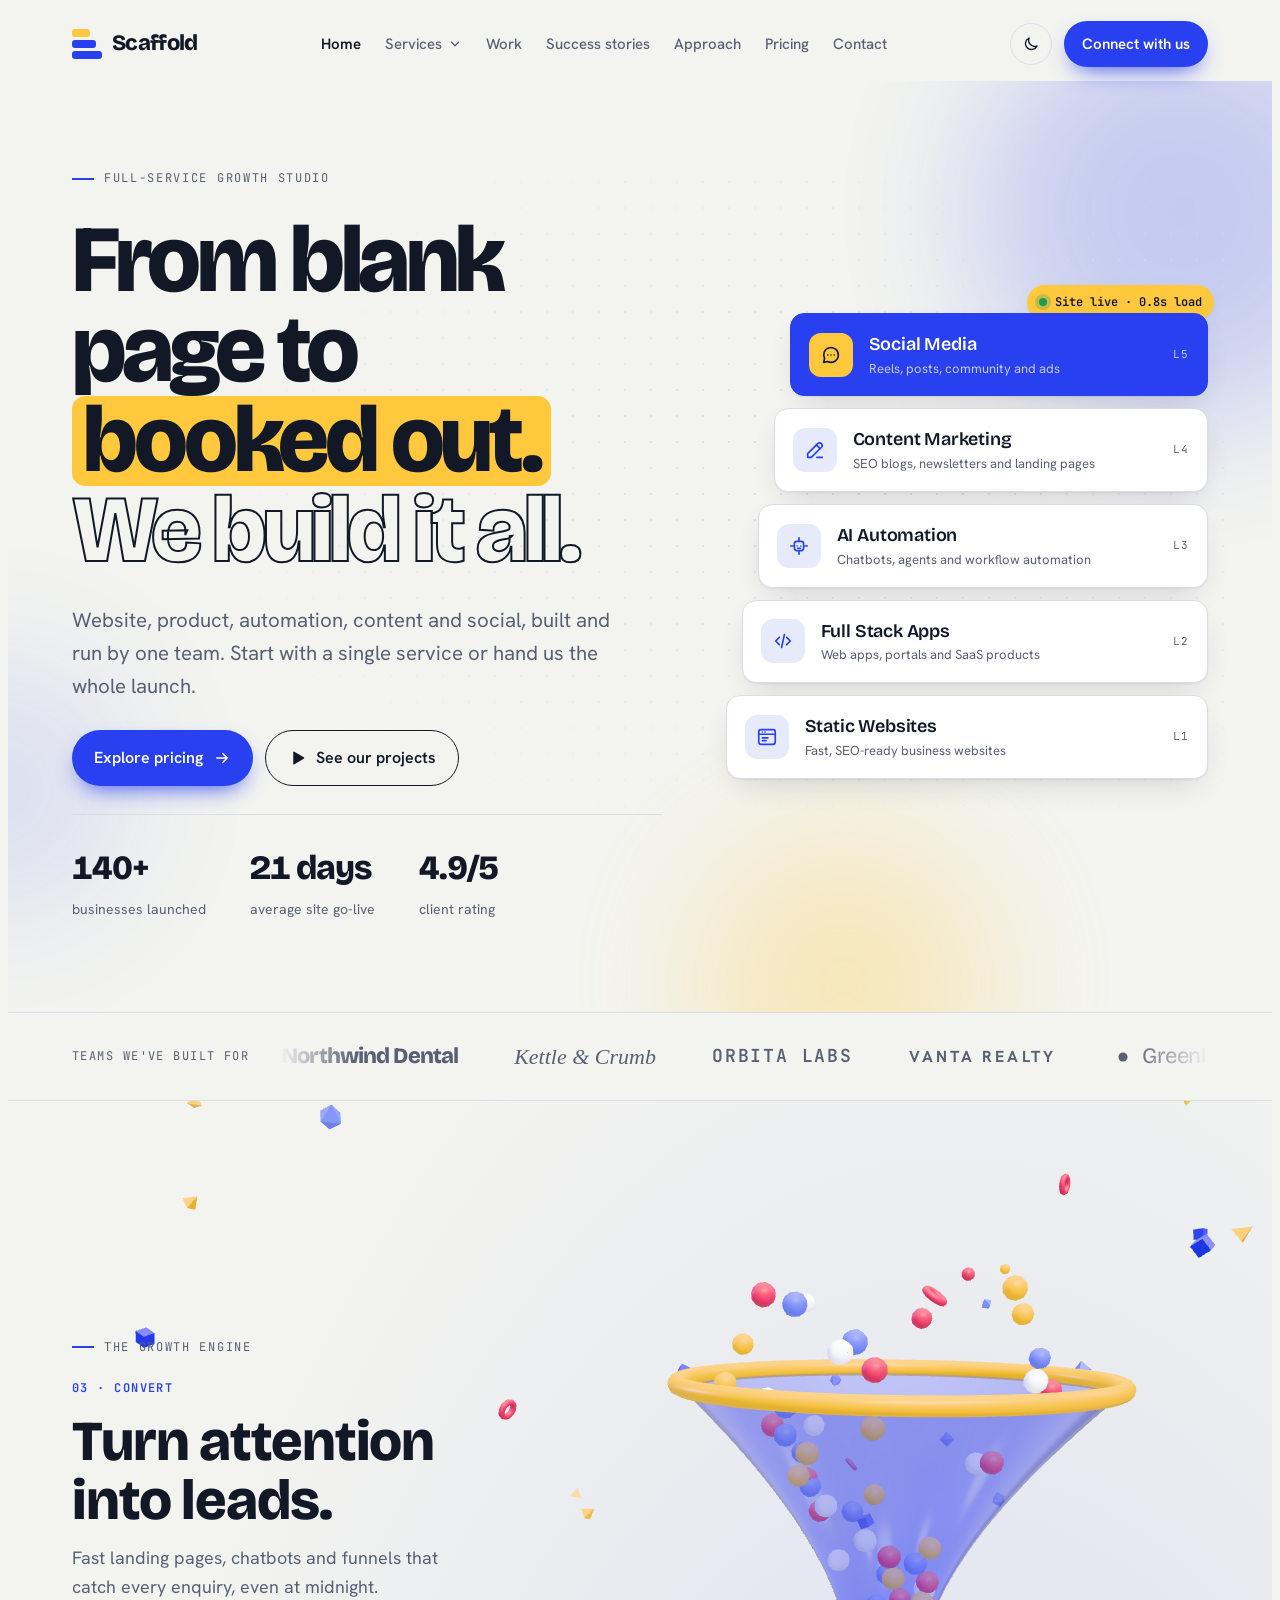
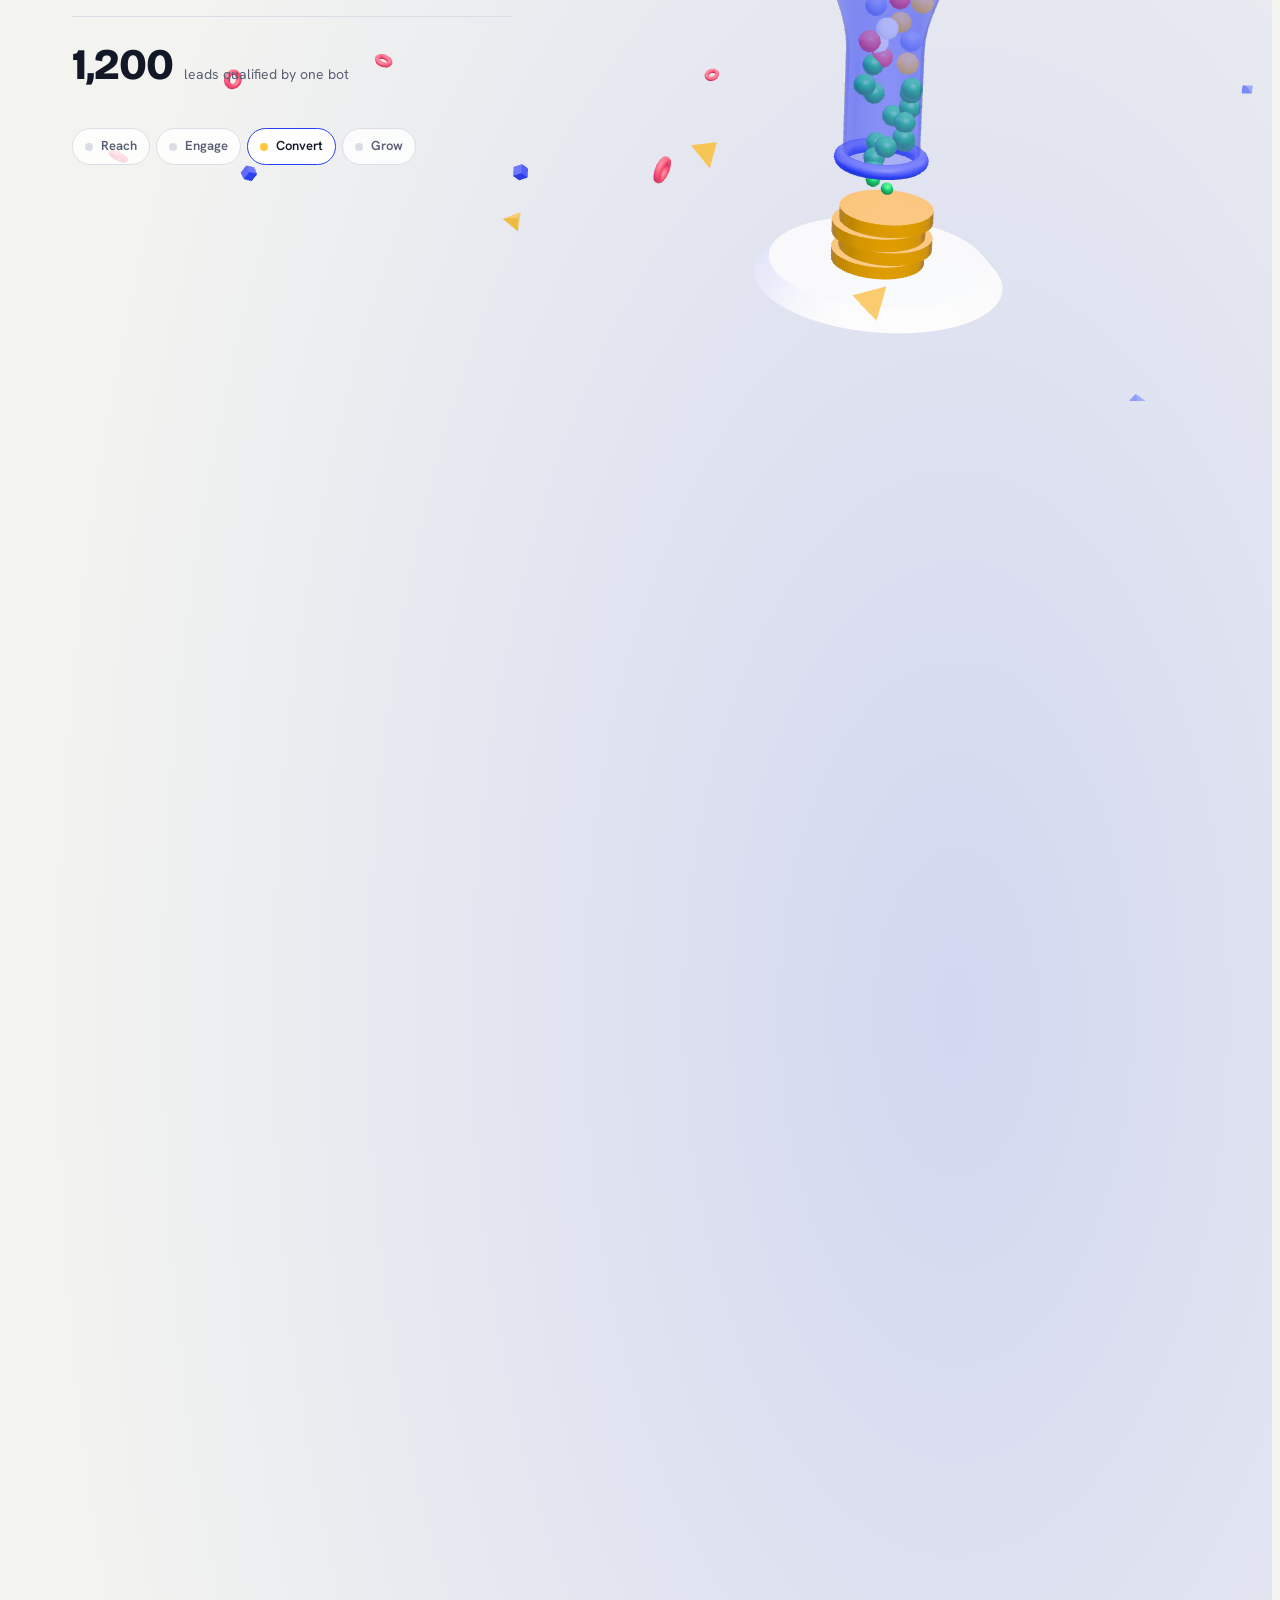
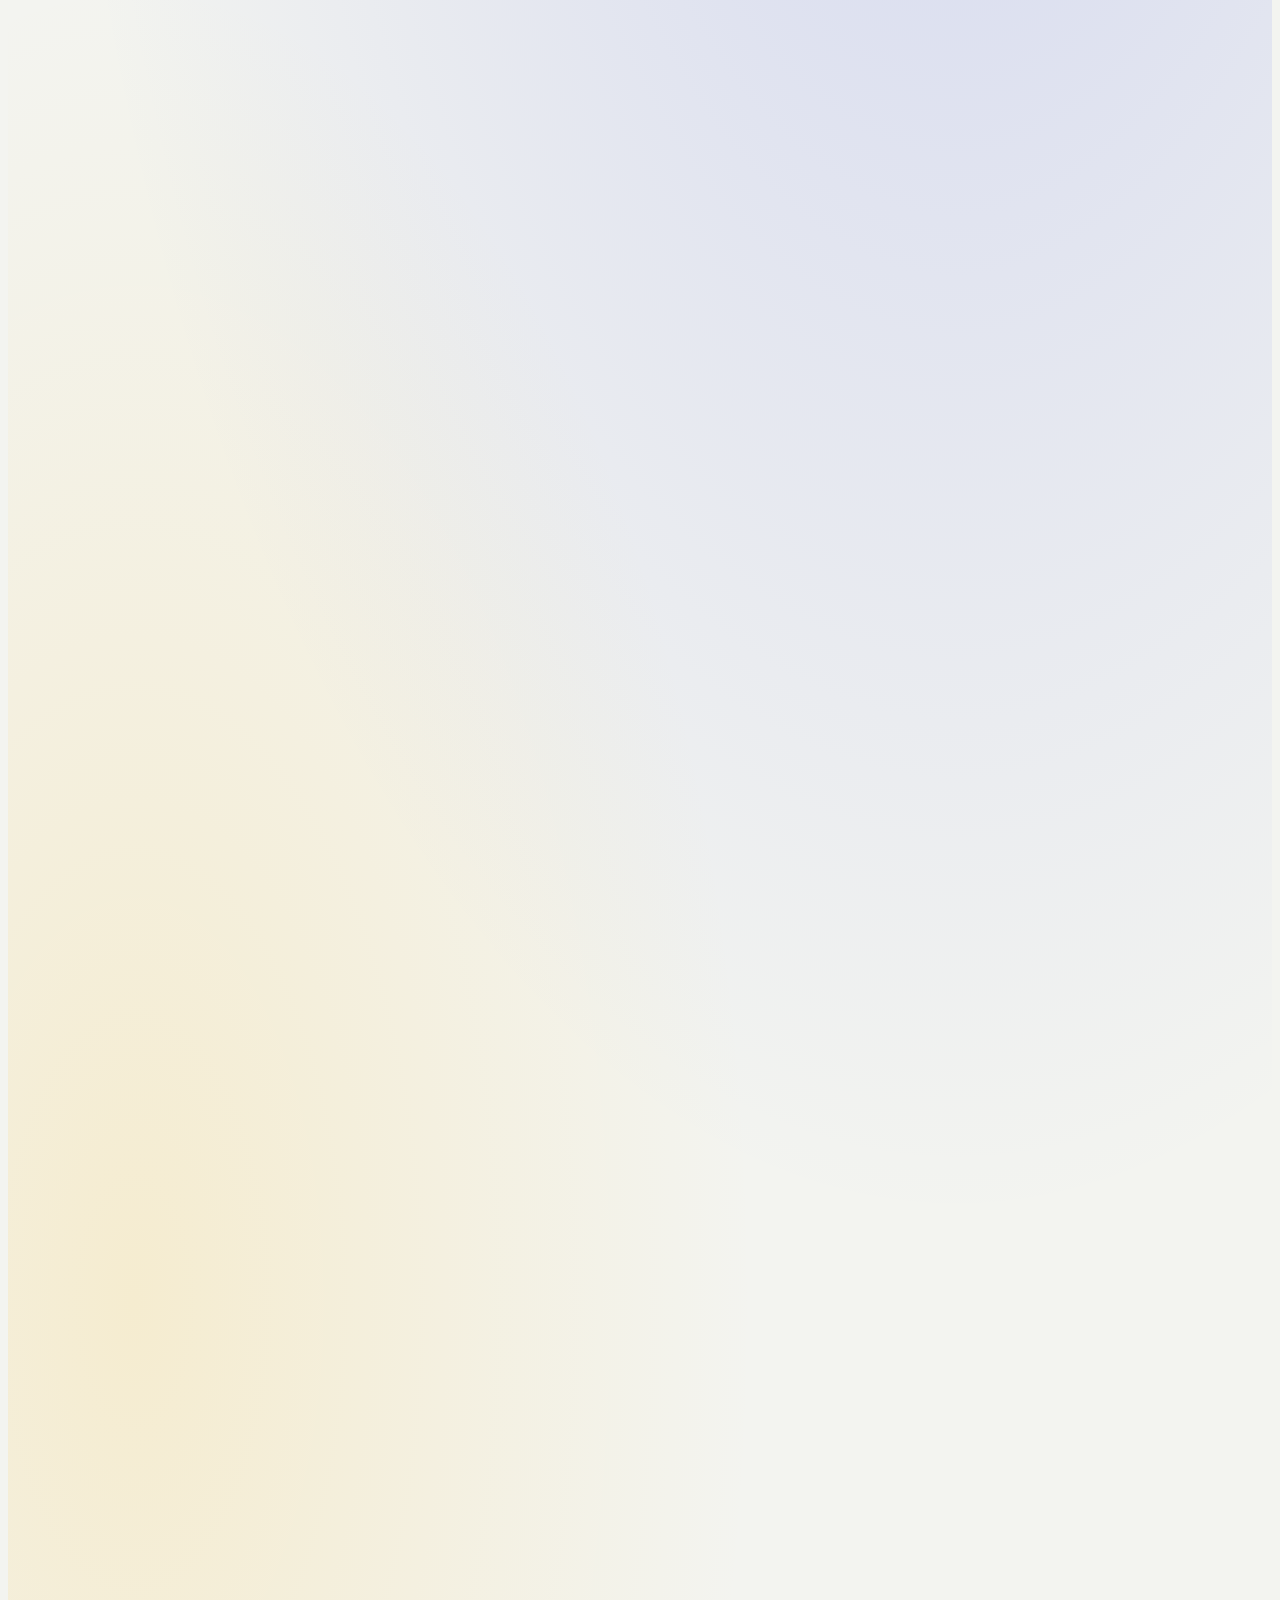
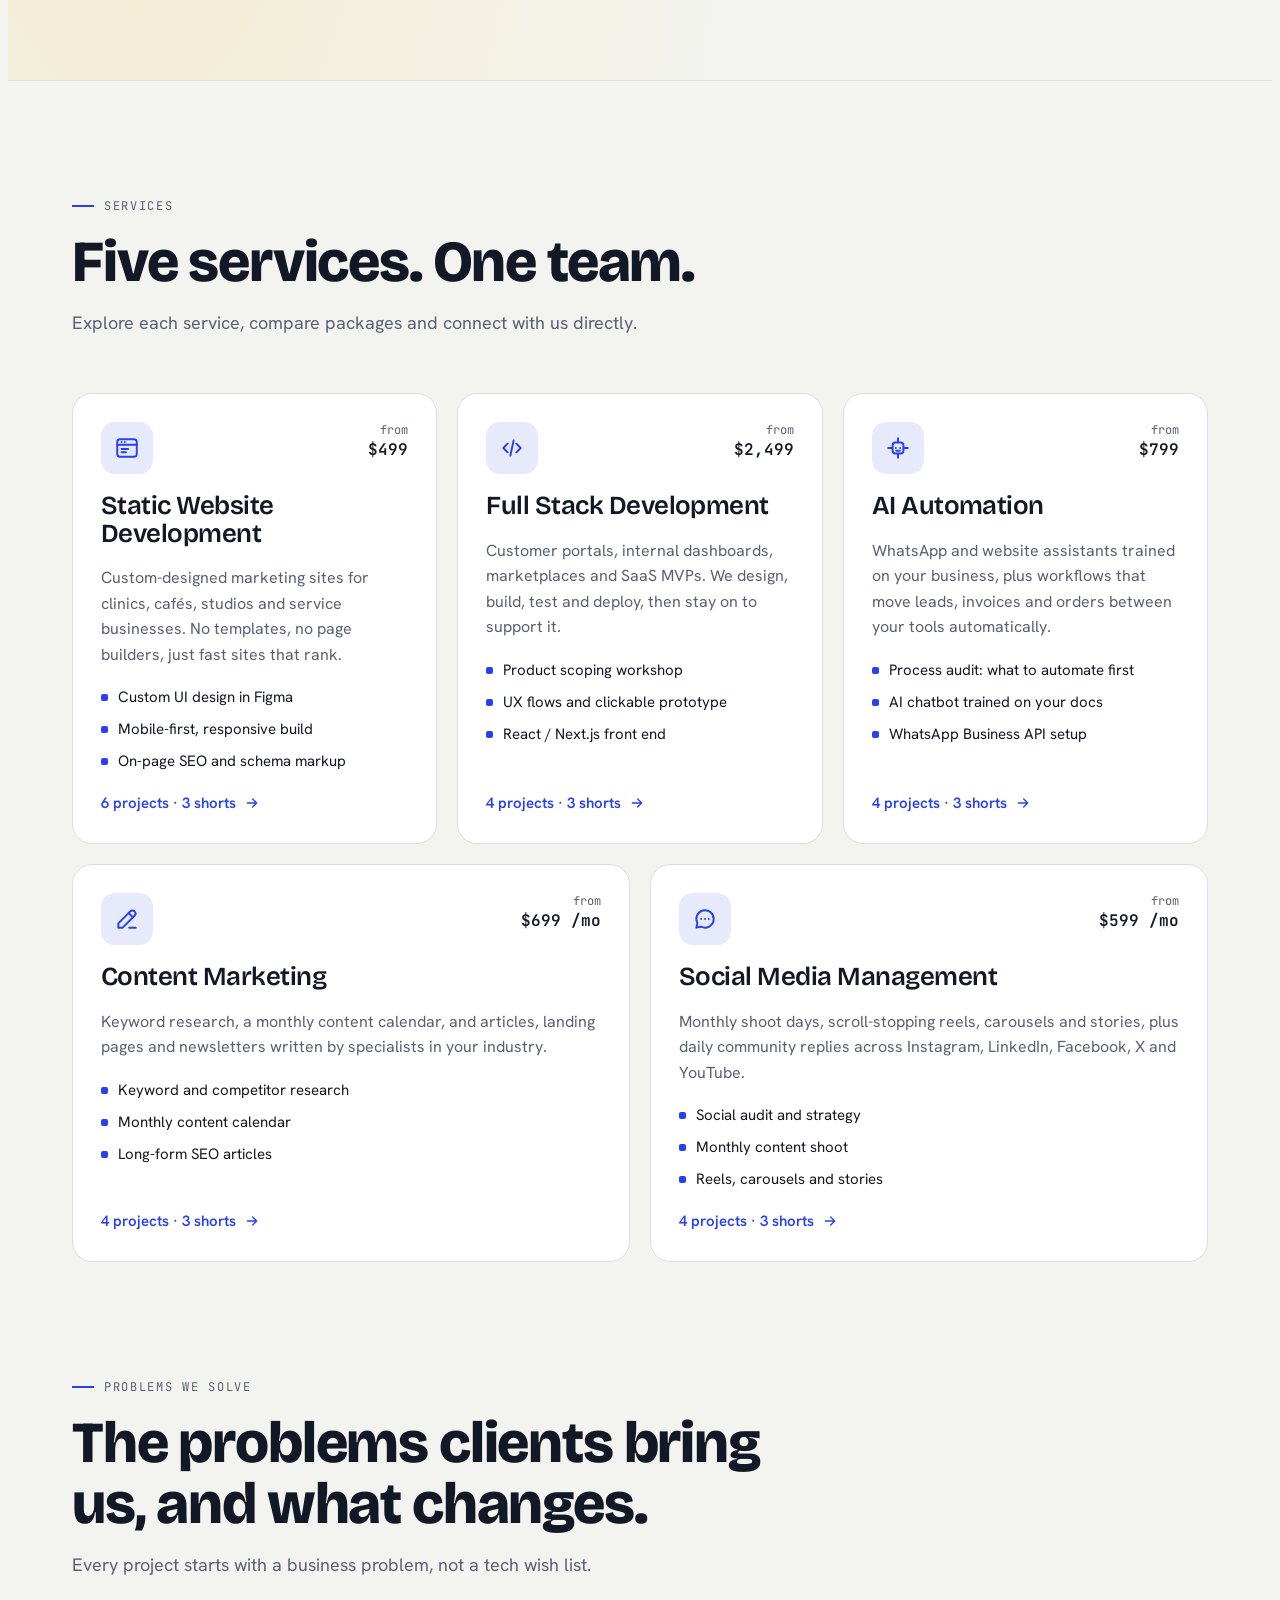
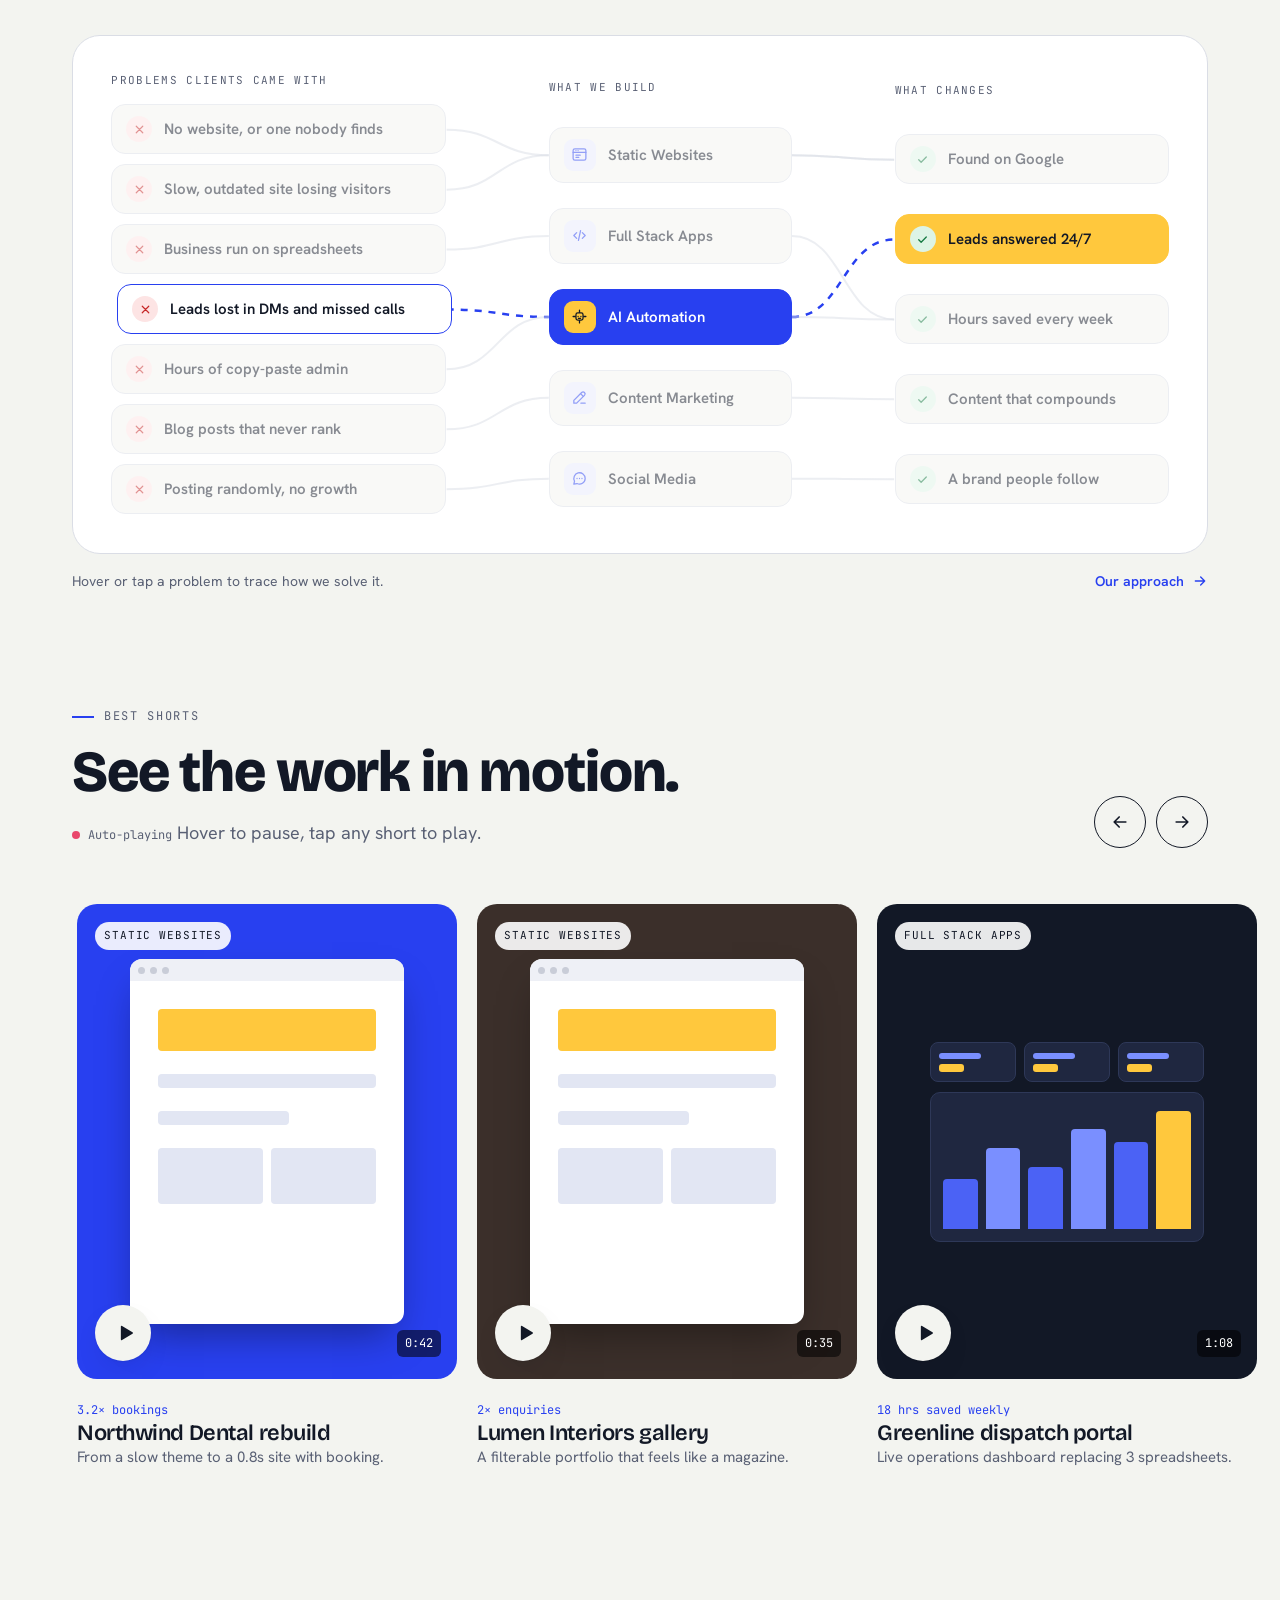
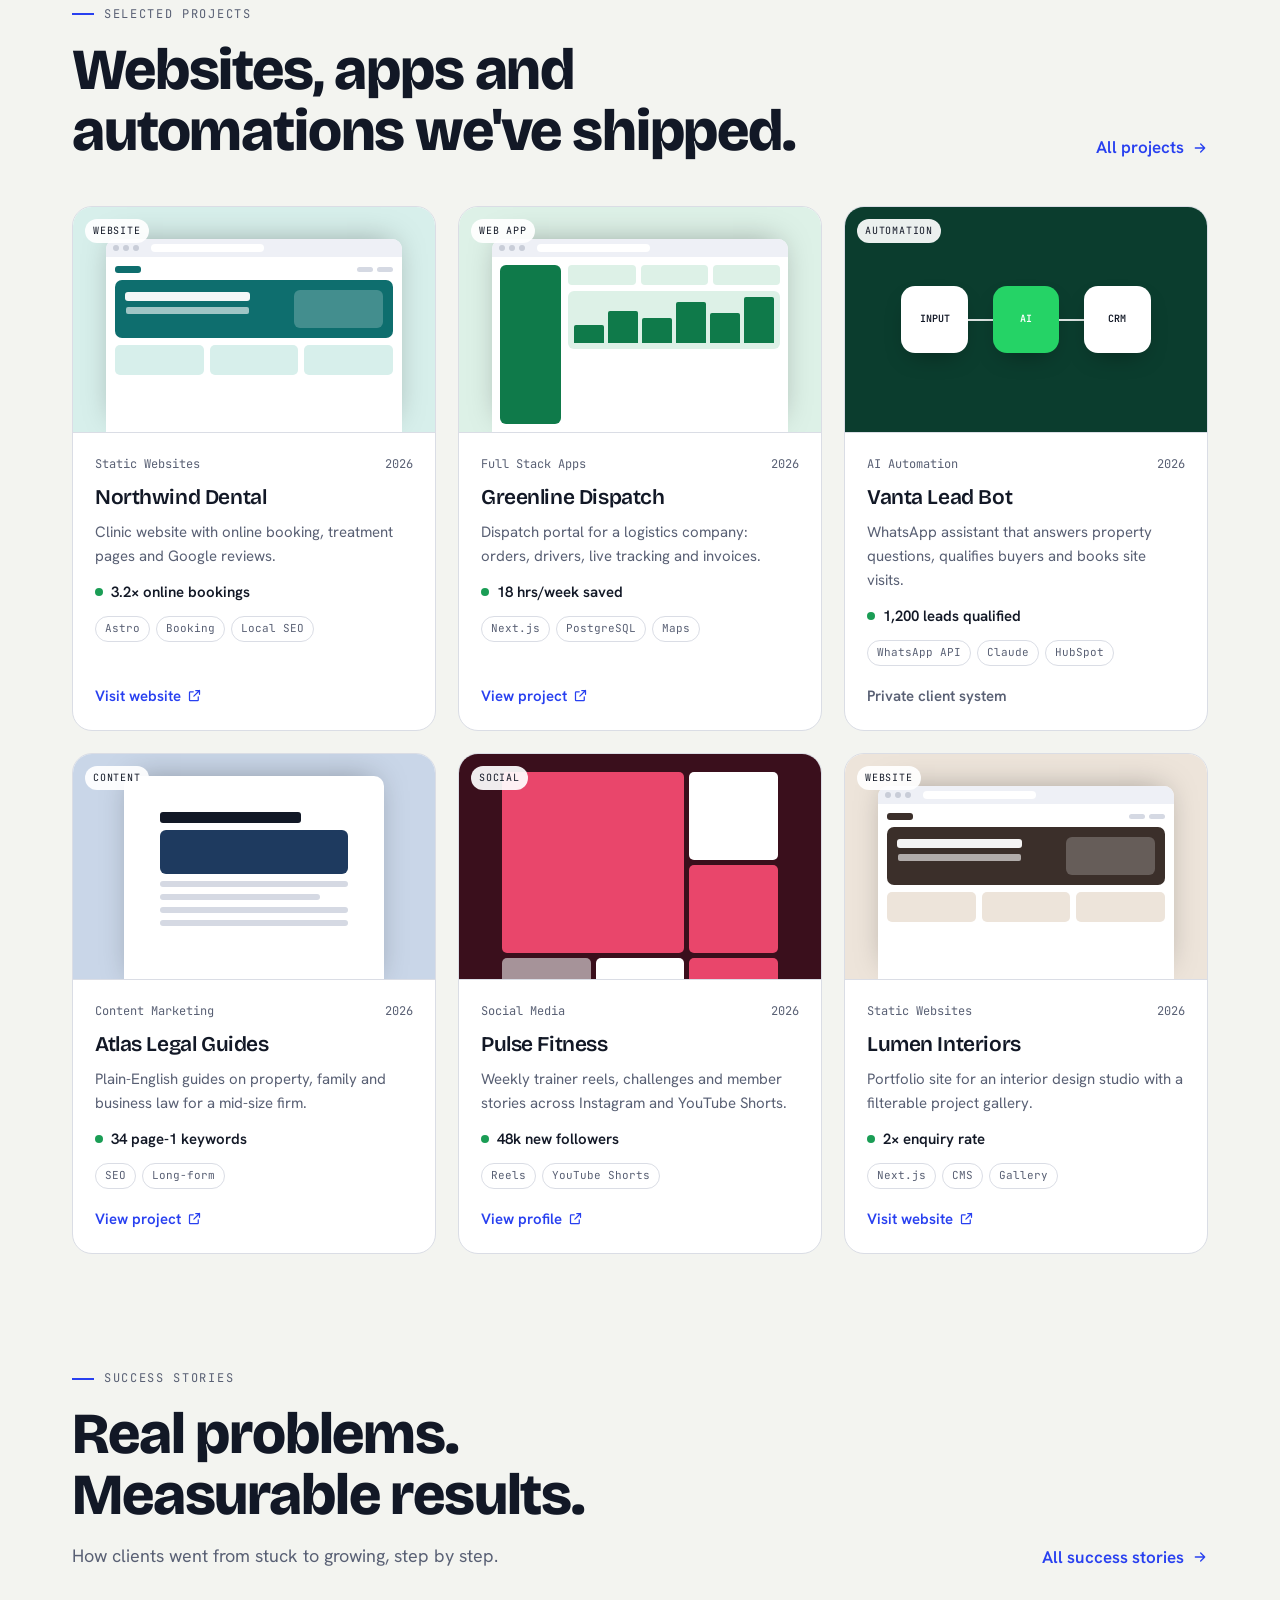
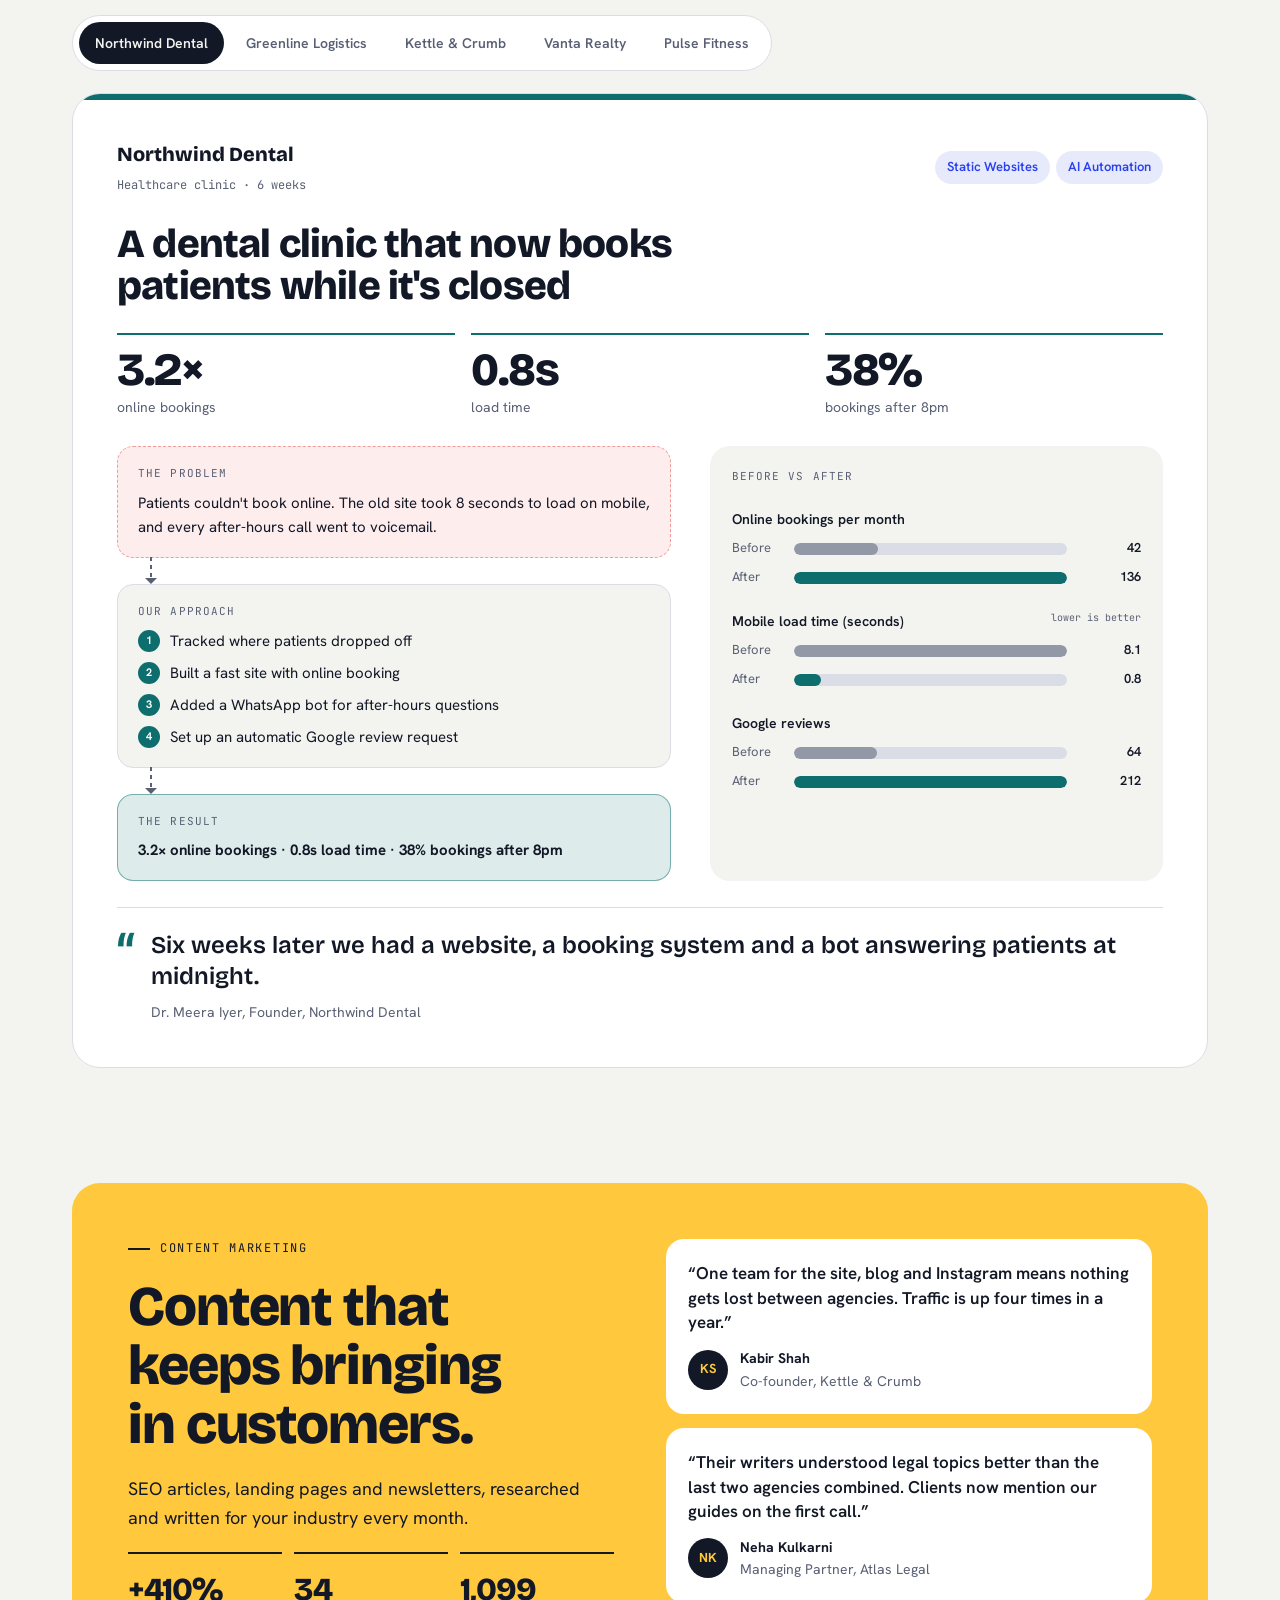
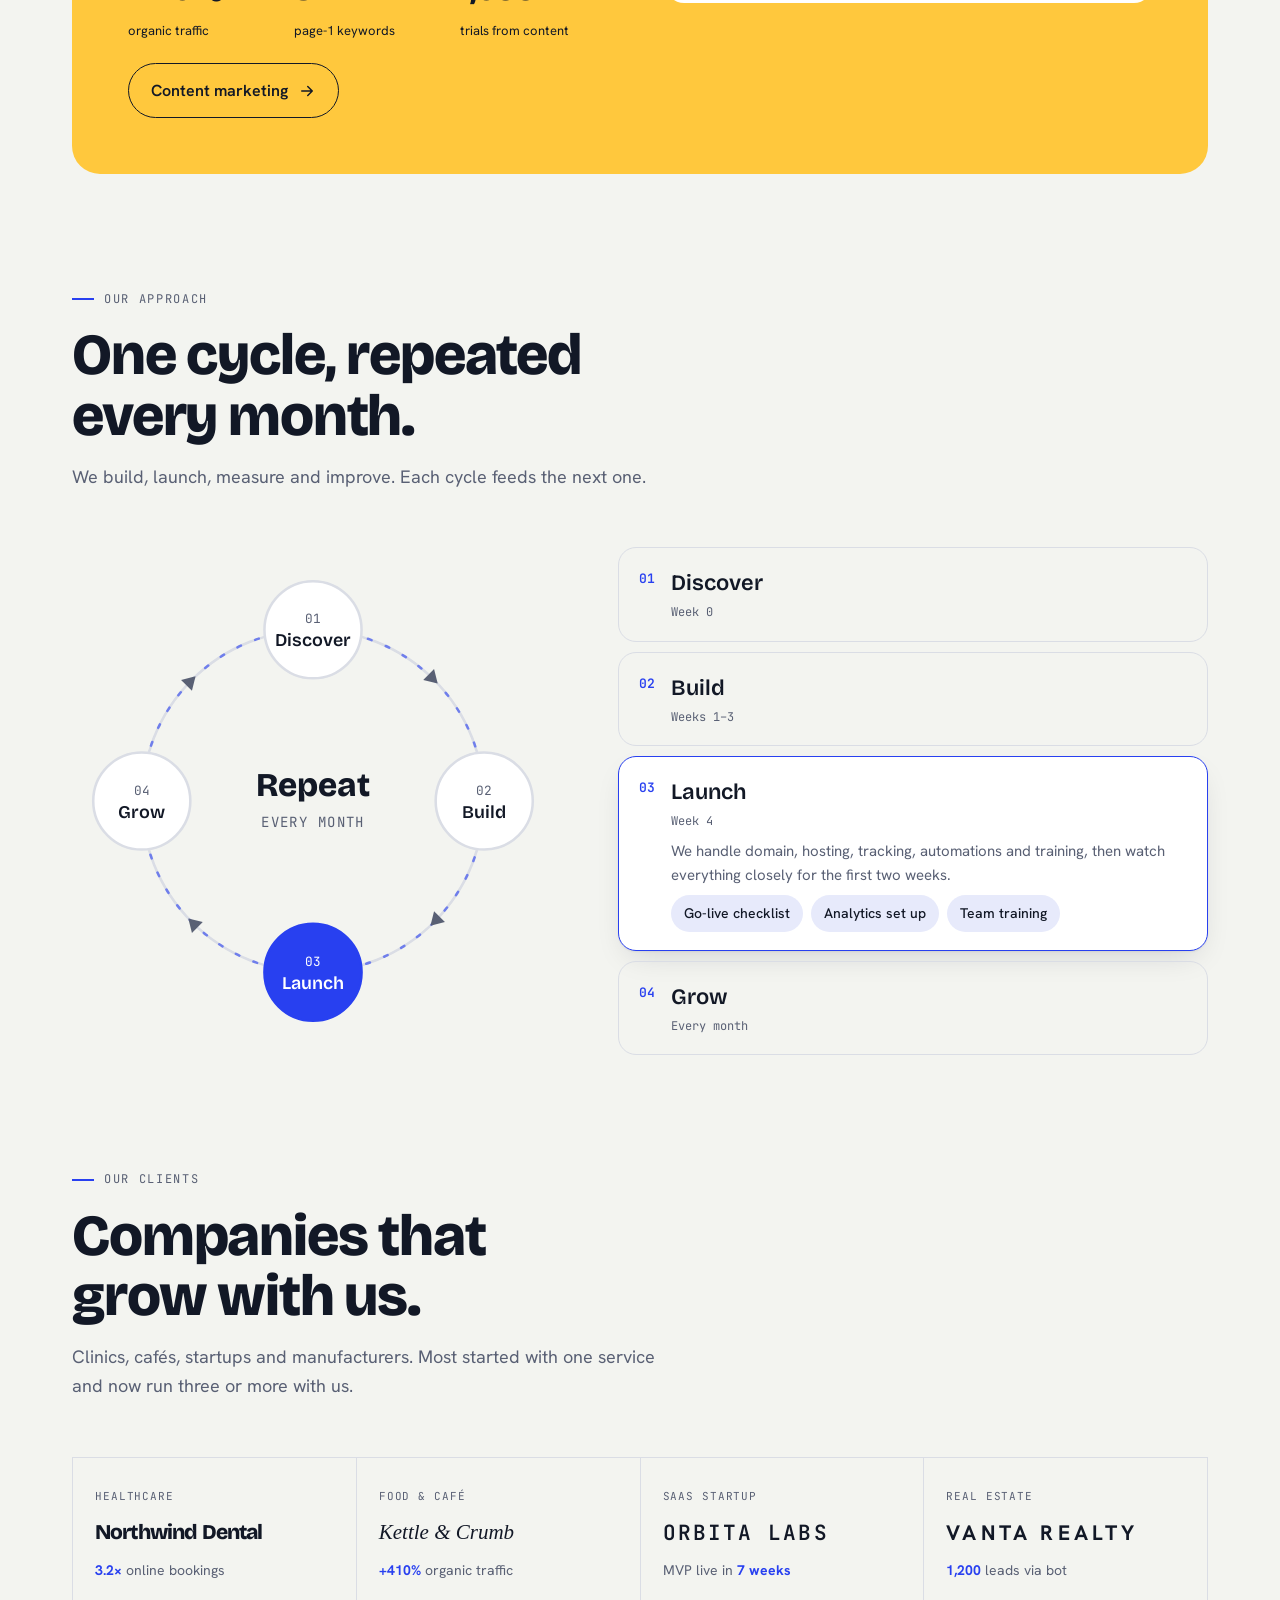
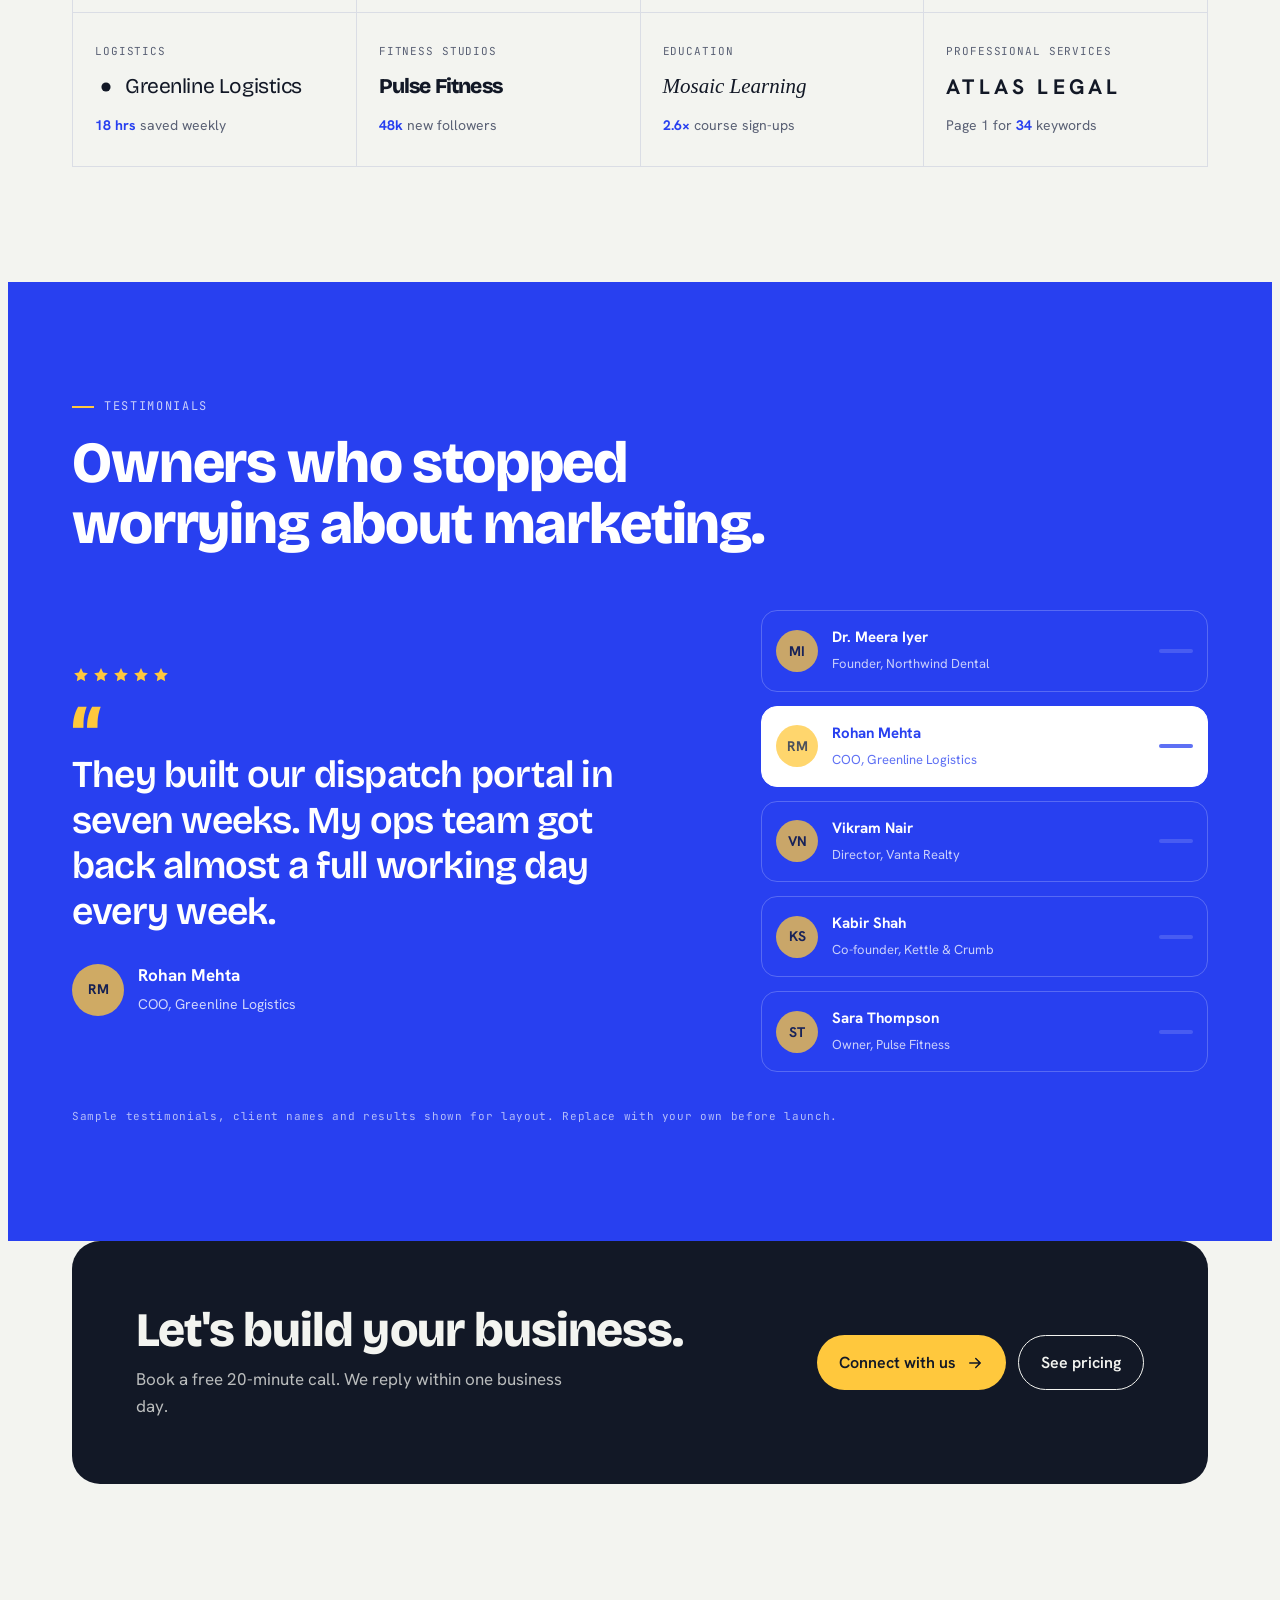
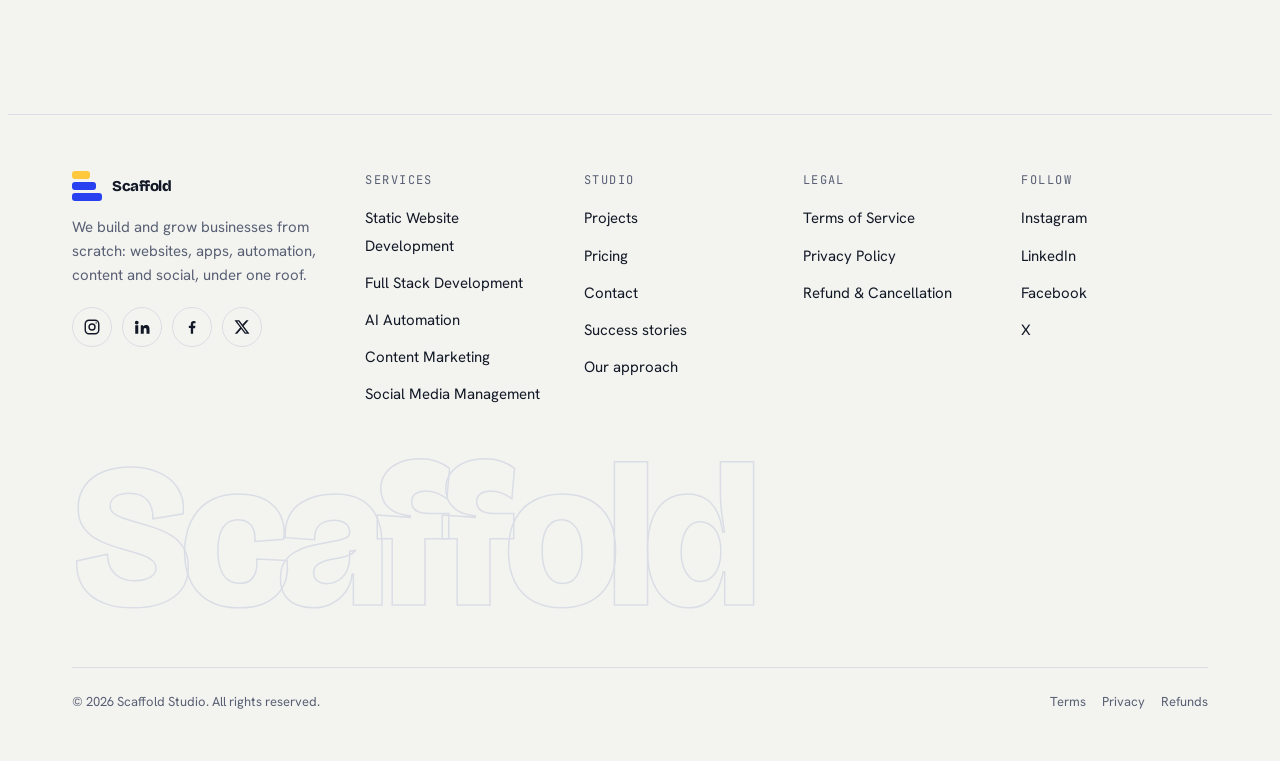
<file: index.html>
<!doctype html>
<html lang="en">
<head>
<meta charset="utf-8">
<meta name="viewport" content="width=device-width,initial-scale=1,viewport-fit=cover">
<meta name="claude:viewport-fit-sides" content="cover">
<title>Scaffold Studio · Websites, apps, automation &amp; marketing</title>
<meta name="description" content="Scaffold Studio builds and grows businesses from scratch: websites, apps, AI automation, content marketing and social media under one roof.">
<meta name="theme-color" content="#F3F4F0" media="(prefers-color-scheme: light)">
<meta name="theme-color" content="#0D111C" media="(prefers-color-scheme: dark)">
<link rel="preconnect" href="https://fonts.googleapis.com">
<link rel="preconnect" href="https://fonts.gstatic.com" crossorigin>
<link rel="stylesheet" href="https://fonts.googleapis.com/css2?family=Bricolage+Grotesque:opsz,wght@12..96,400;12..96,600;12..96,800&family=Hanken+Grotesk:wght@400;500;600;700&family=JetBrains+Mono:wght@400;600&display=swap">
<link rel="stylesheet" href="styles.css">
</head>
<body>
<div id="app" data-page="home"></div>
<noscript><p style="padding:24px">Please enable JavaScript to view this site.</p></noscript>
<script src="data.js"></script>
<script src="app.js"></script>
</body>
</html>
</file>
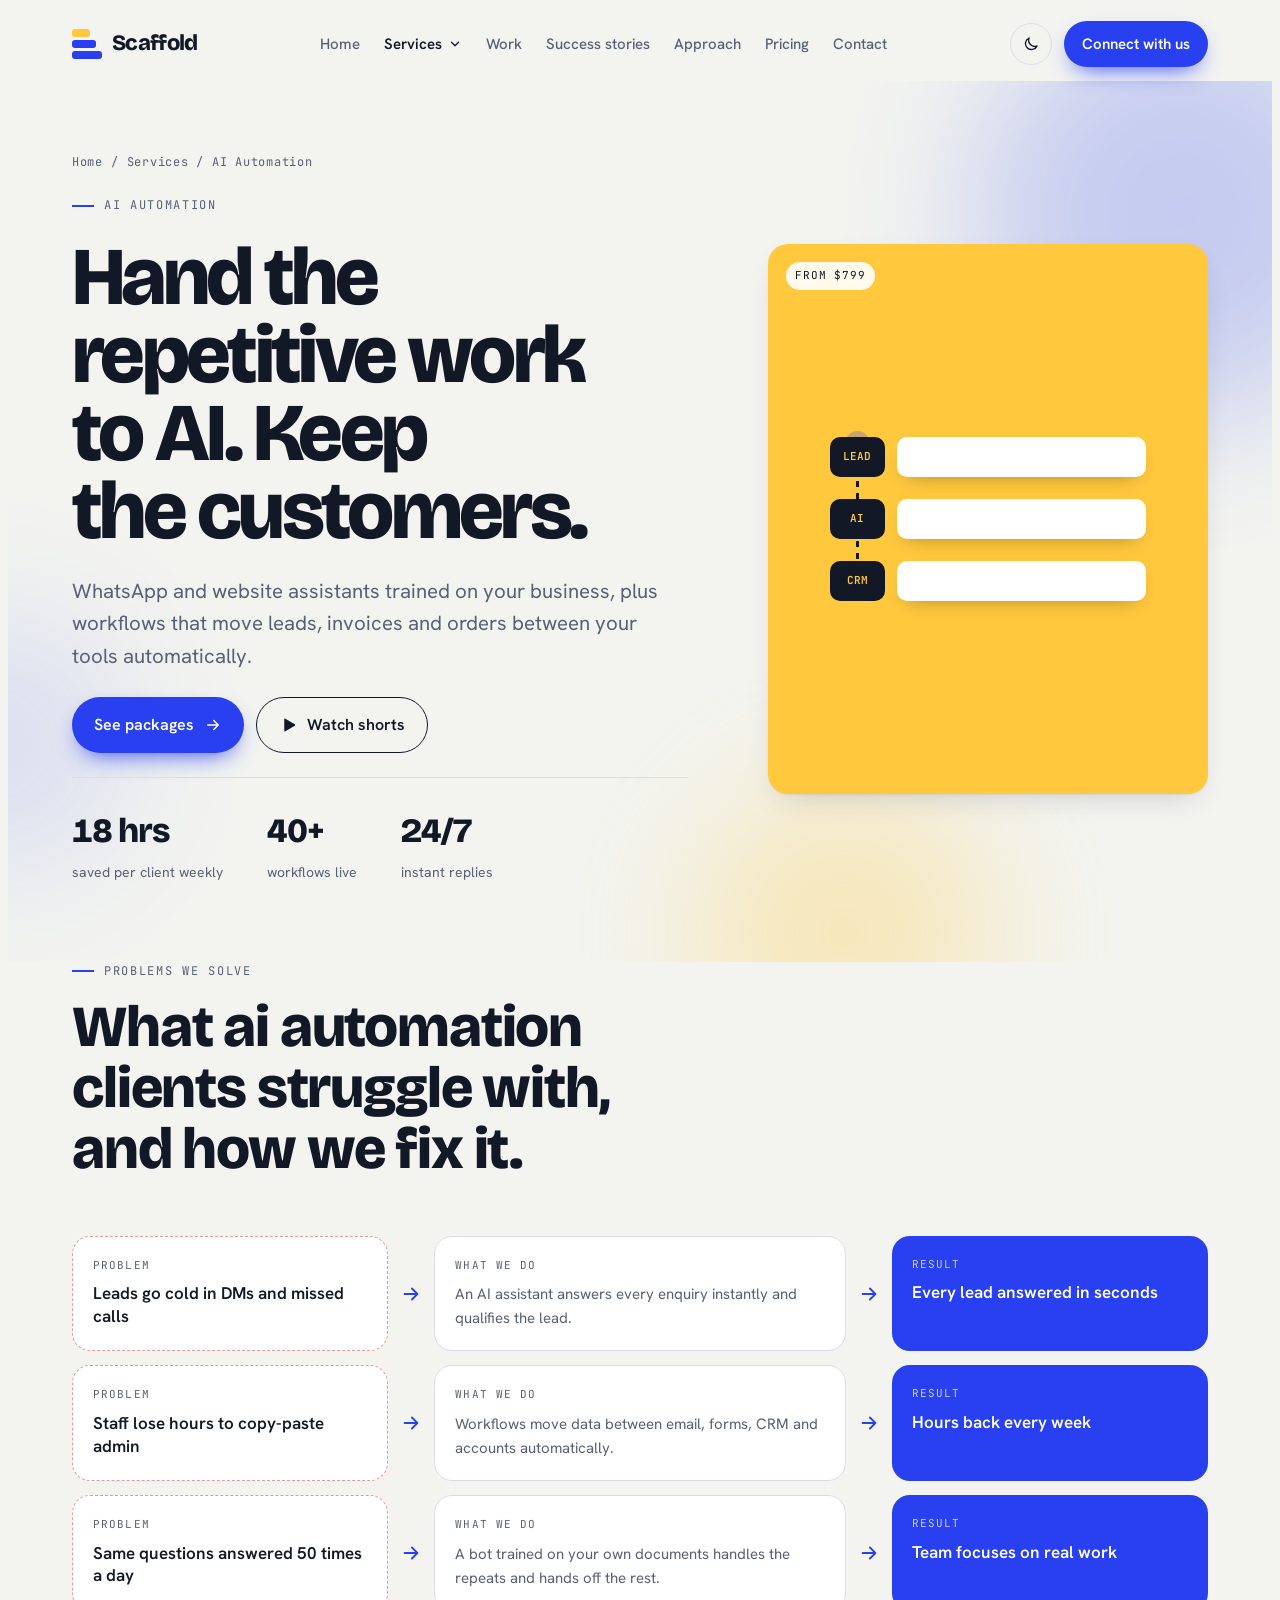
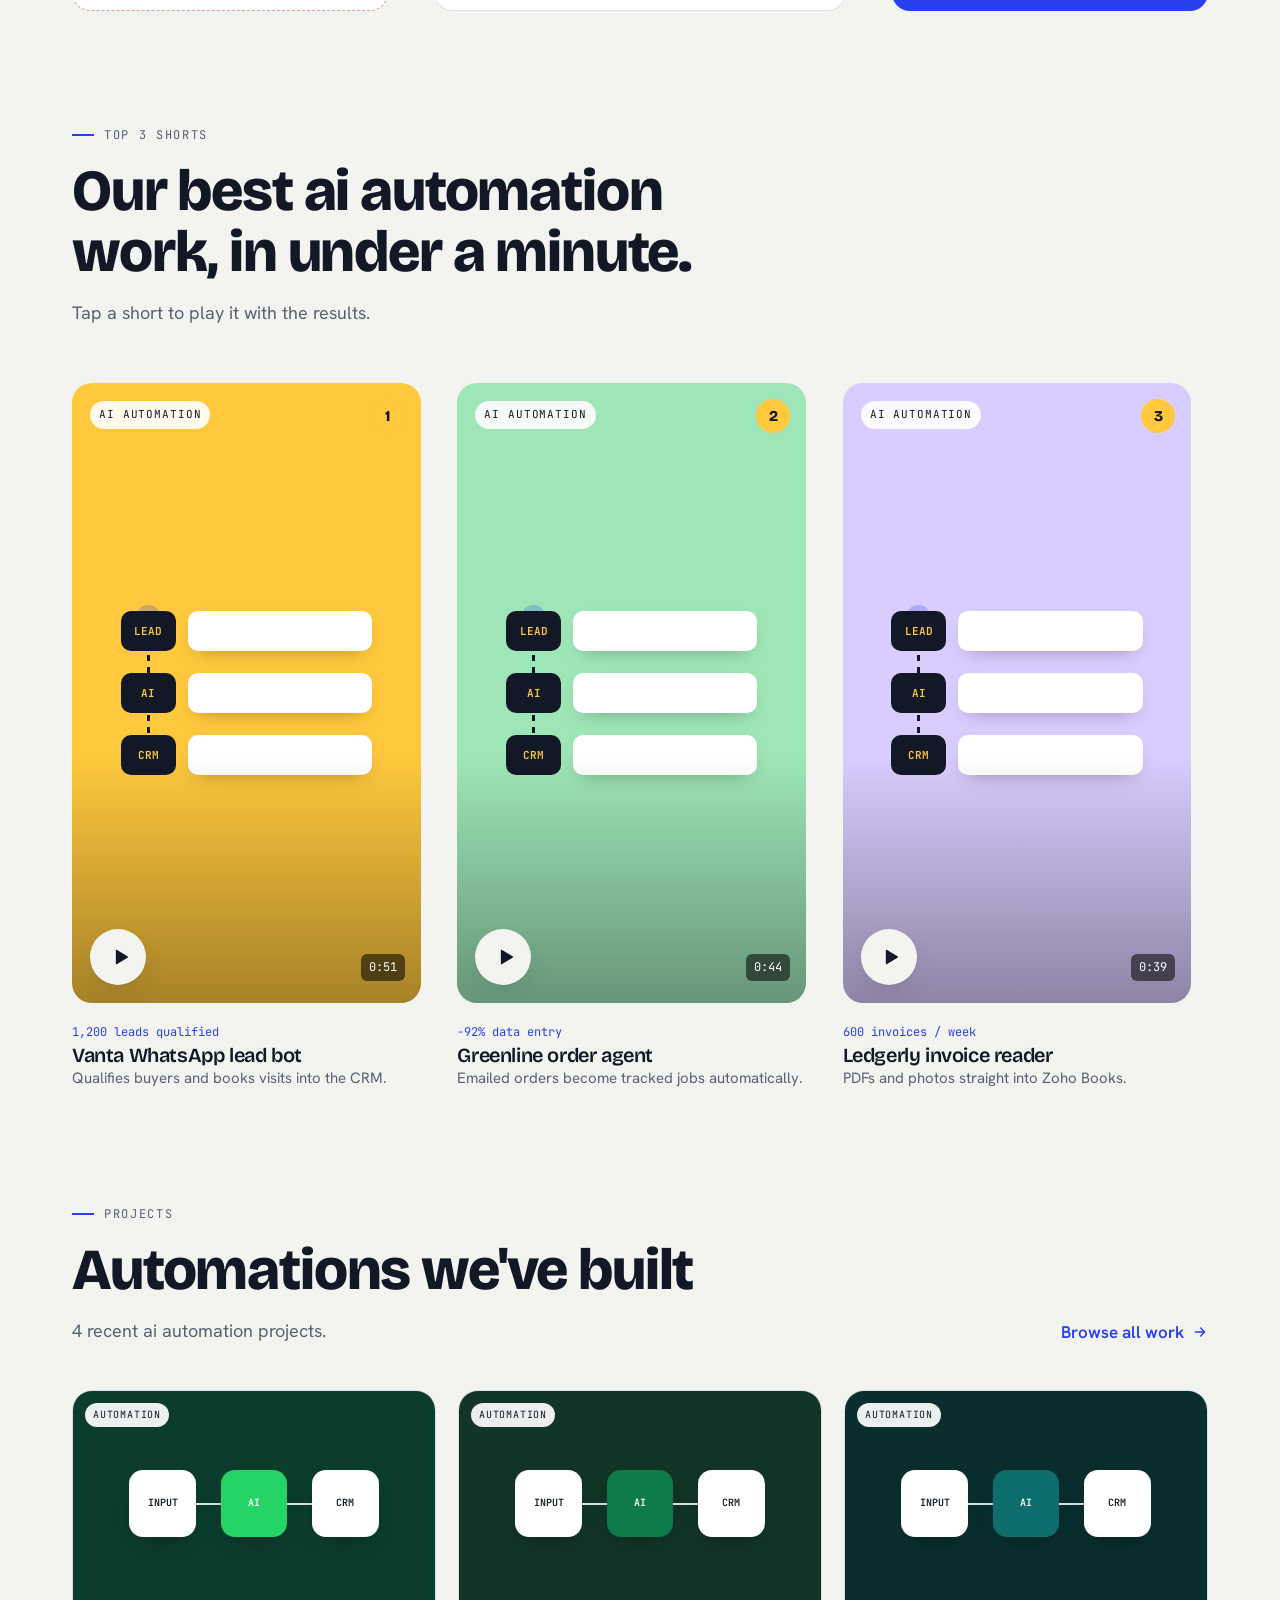
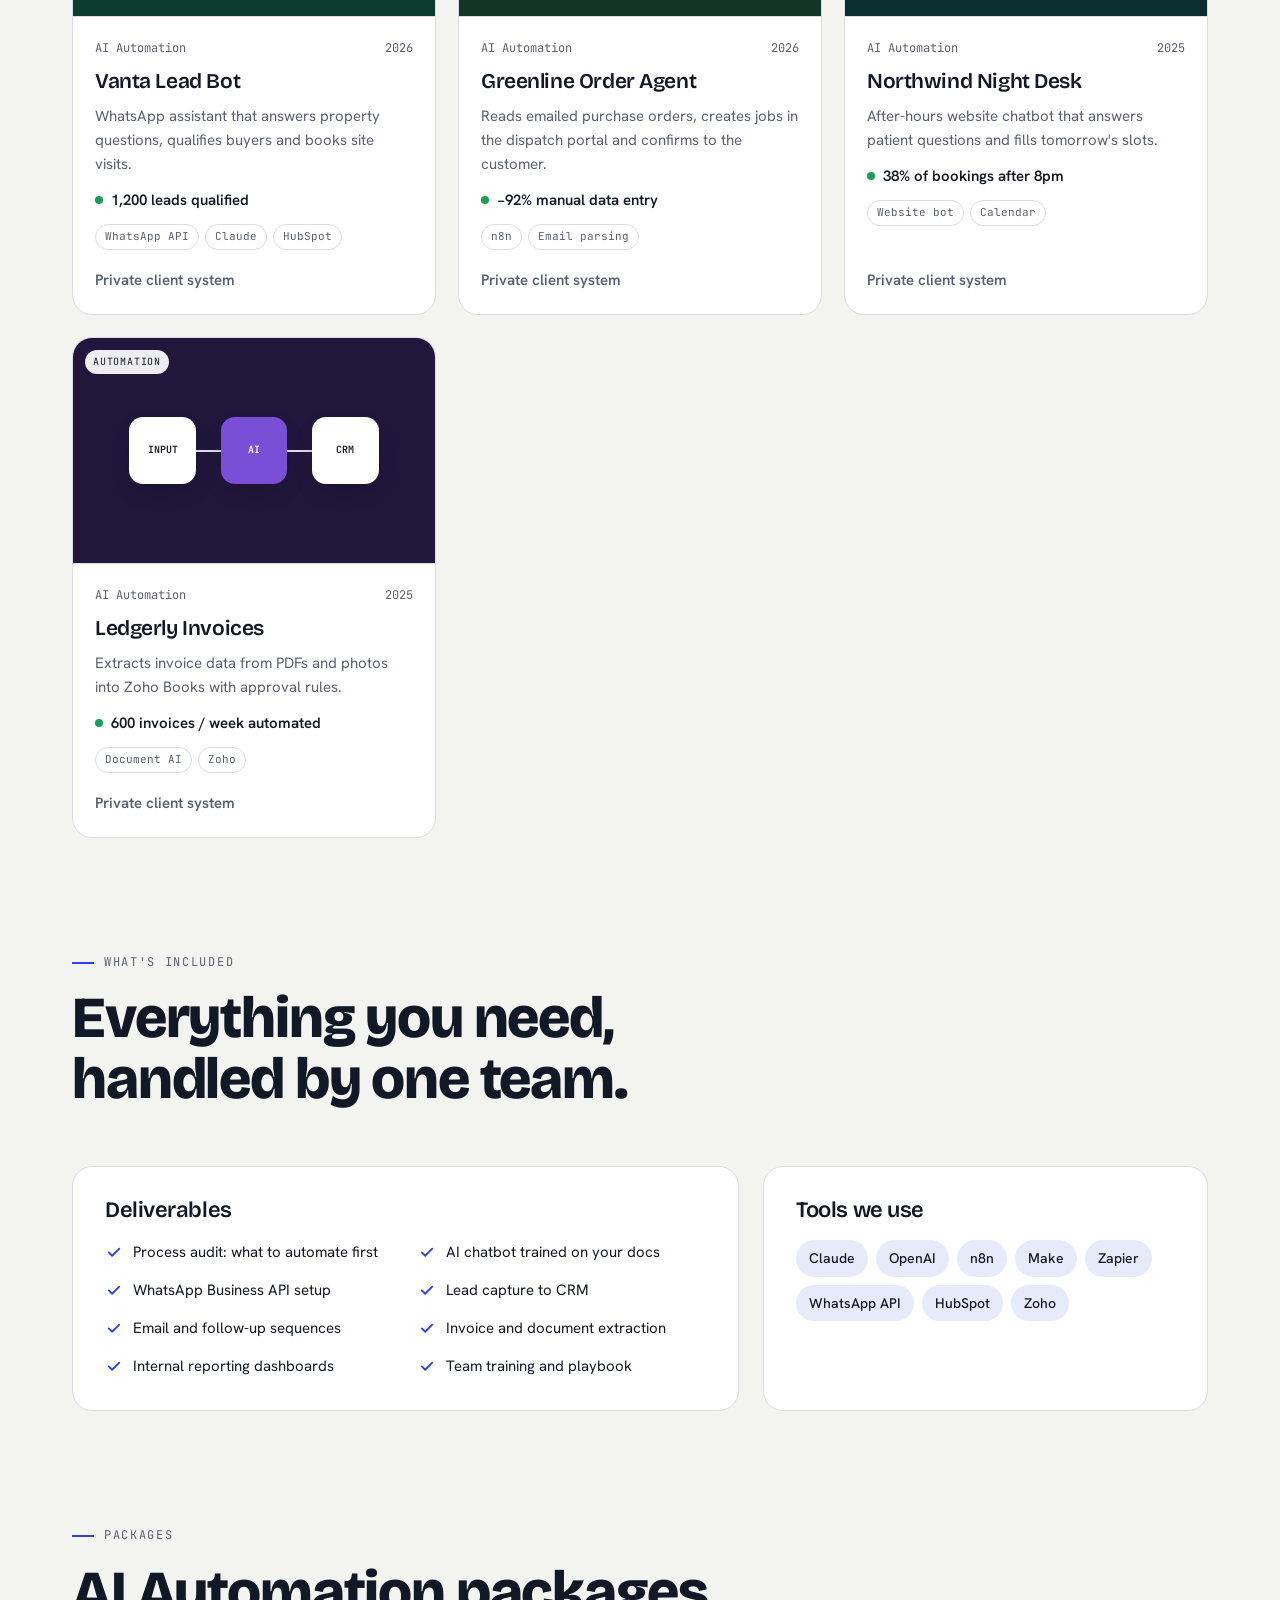
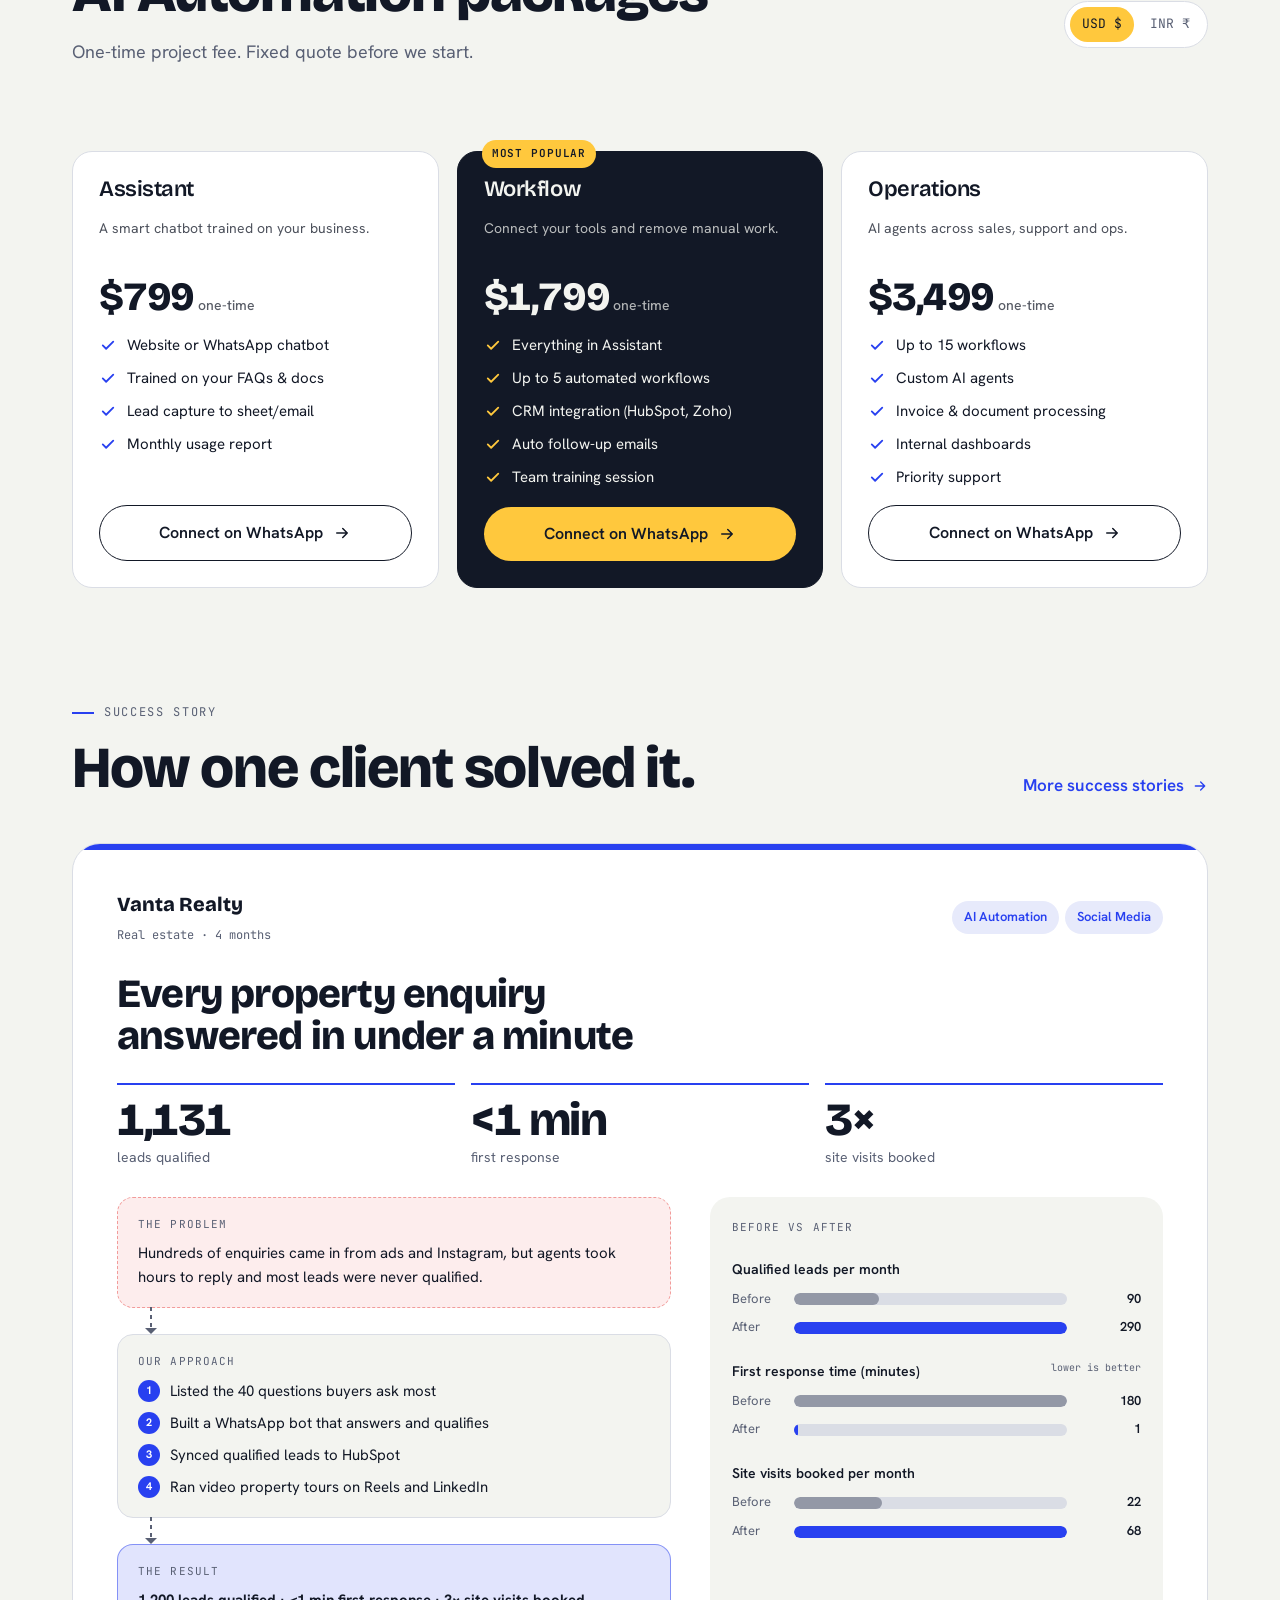
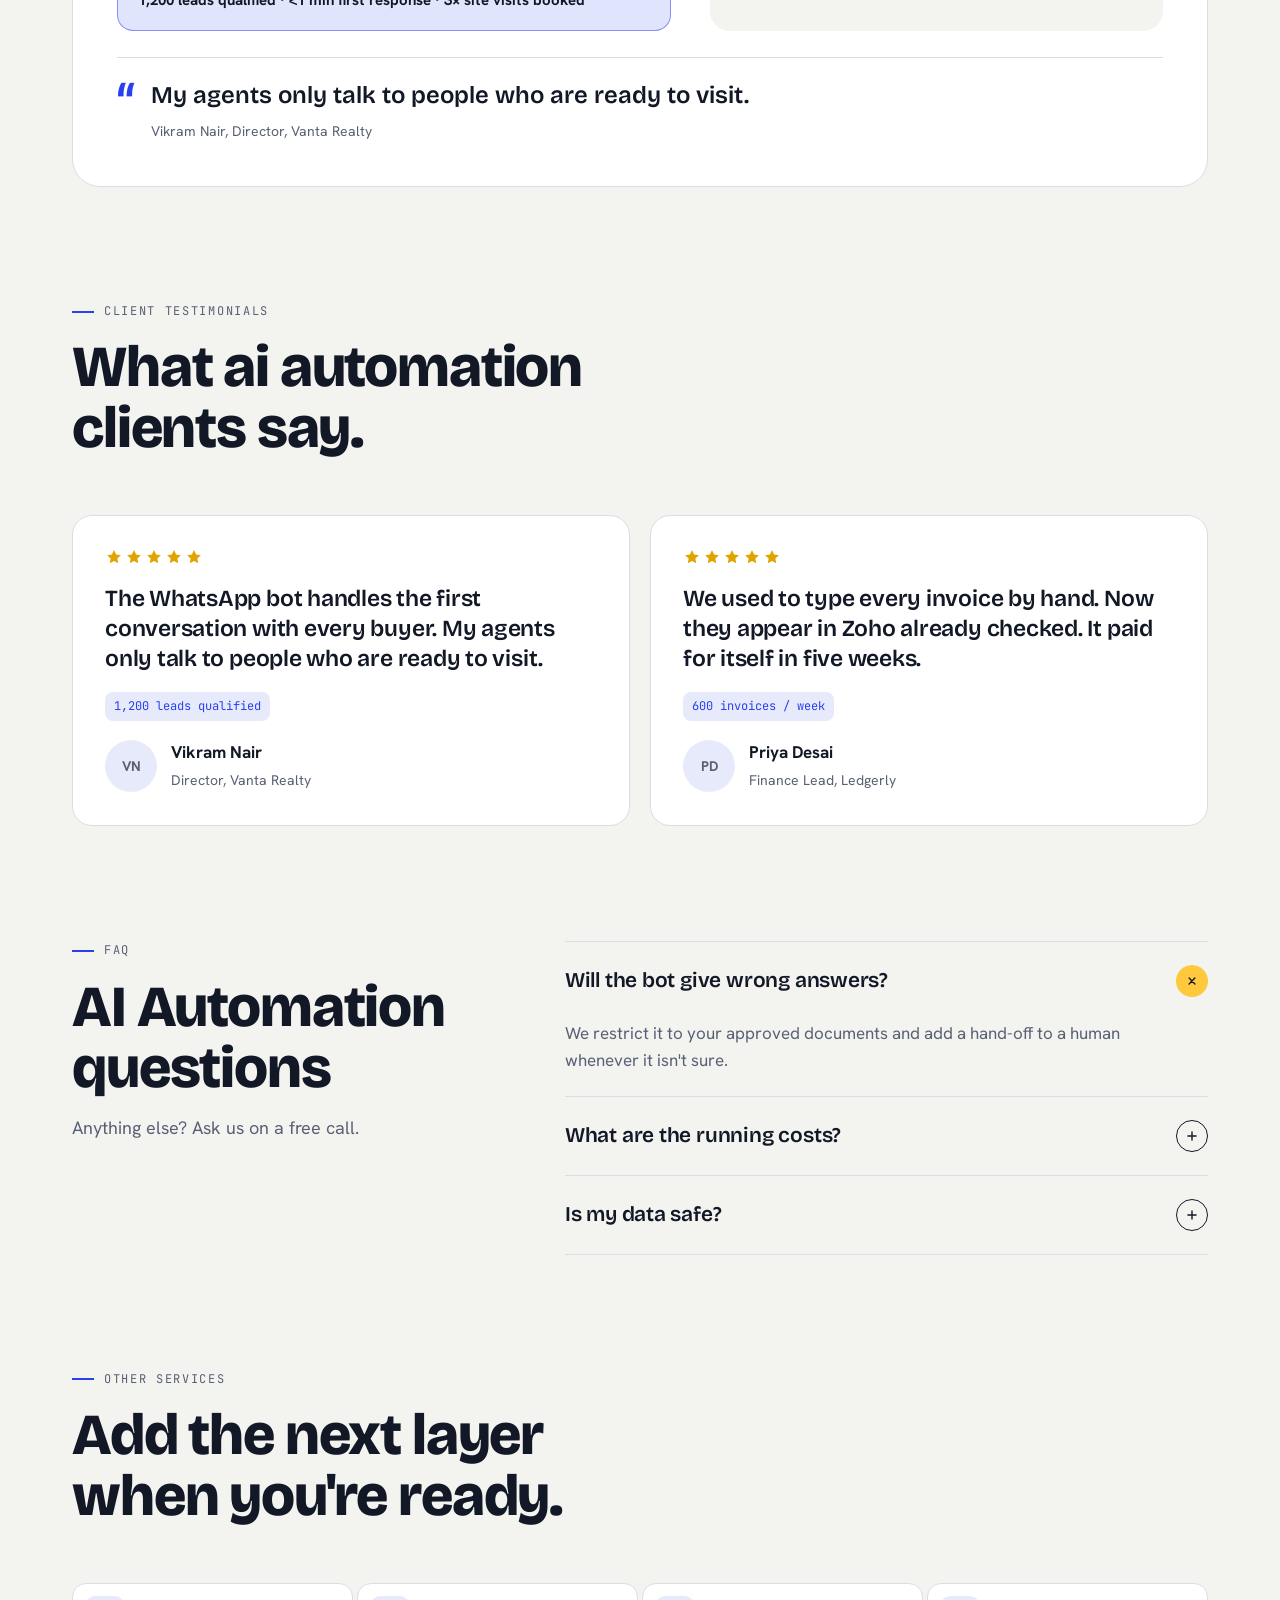
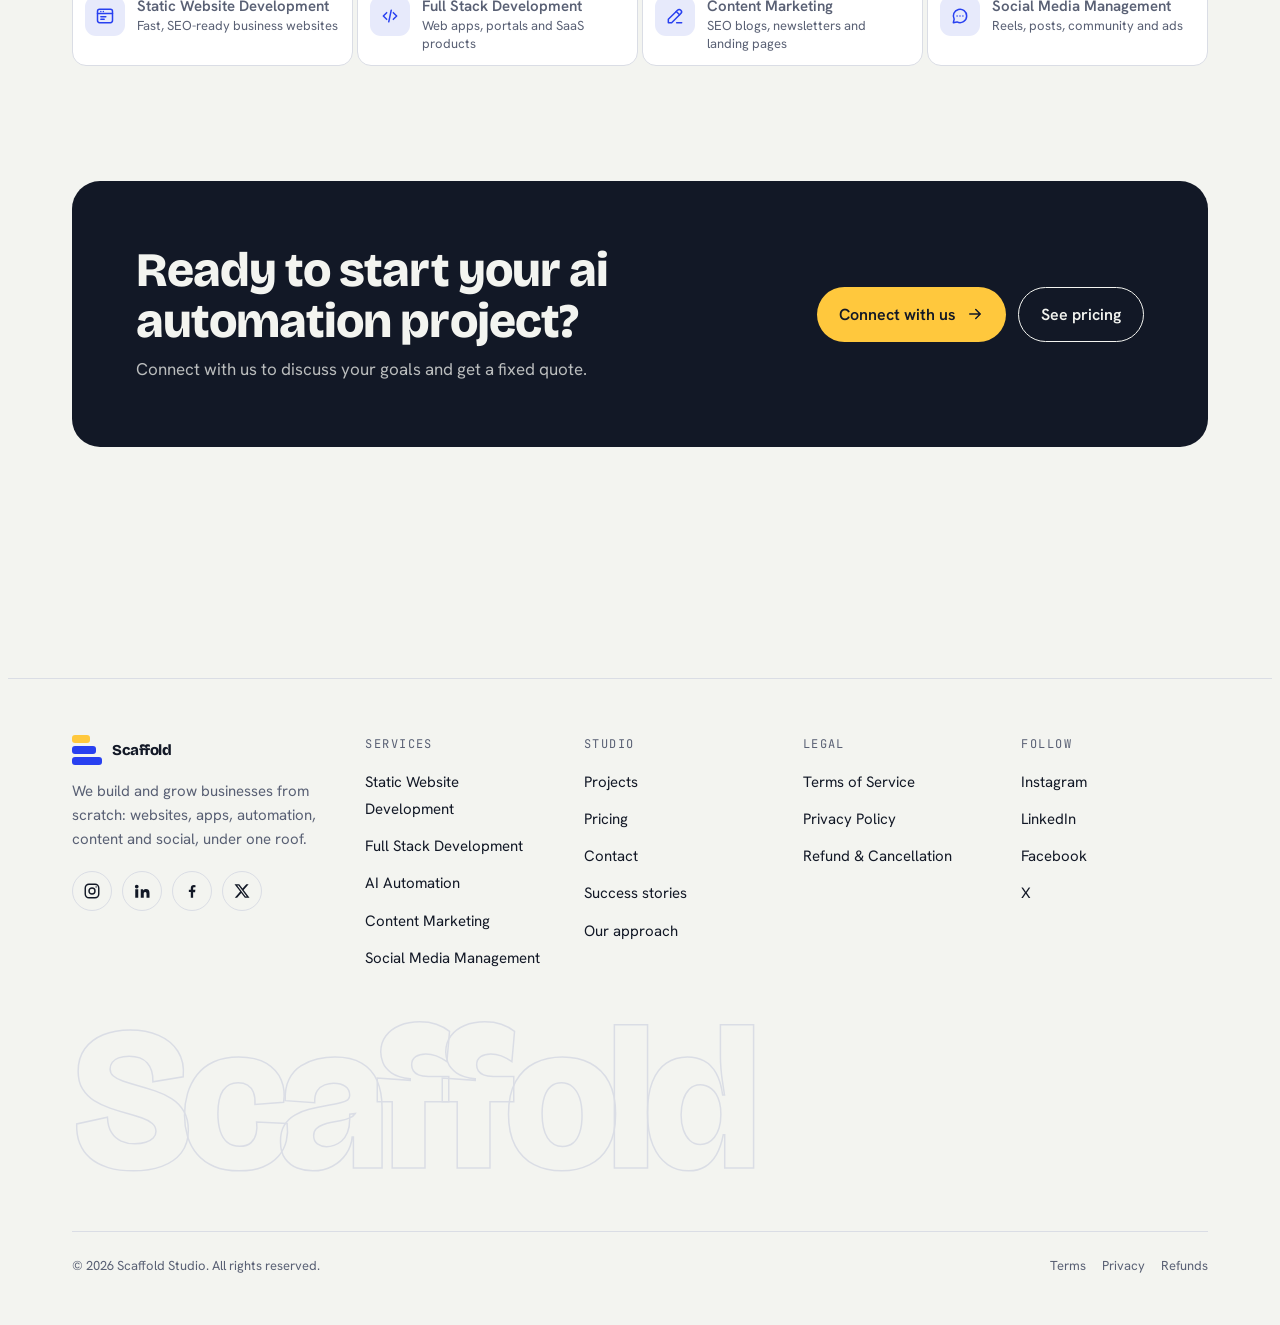
<file: ai-automation.html>
<!doctype html>
<html lang="en">
<head>
<meta charset="utf-8">
<meta name="viewport" content="width=device-width,initial-scale=1,viewport-fit=cover">
<meta name="claude:viewport-fit-sides" content="cover">
<title>AI Automation · Scaffold Studio</title>
<meta name="description" content="Chatbots, AI agents and workflow automation.">
<link rel="preconnect" href="https://fonts.googleapis.com">
<link rel="preconnect" href="https://fonts.gstatic.com" crossorigin>
<link rel="stylesheet" href="https://fonts.googleapis.com/css2?family=Bricolage+Grotesque:opsz,wght@12..96,400;12..96,600;12..96,800&family=Hanken+Grotesk:wght@400;500;600;700&family=JetBrains+Mono:wght@400;600&display=swap">
<link rel="stylesheet" href="styles.css">
</head>
<body>
<div id="app" data-page="service" data-service="ai"></div>
<noscript><p style="padding:24px">Please enable JavaScript to view this site.</p></noscript>
<script src="data.js"></script>
<script src="app.js"></script>
</body>
</html>
</file>
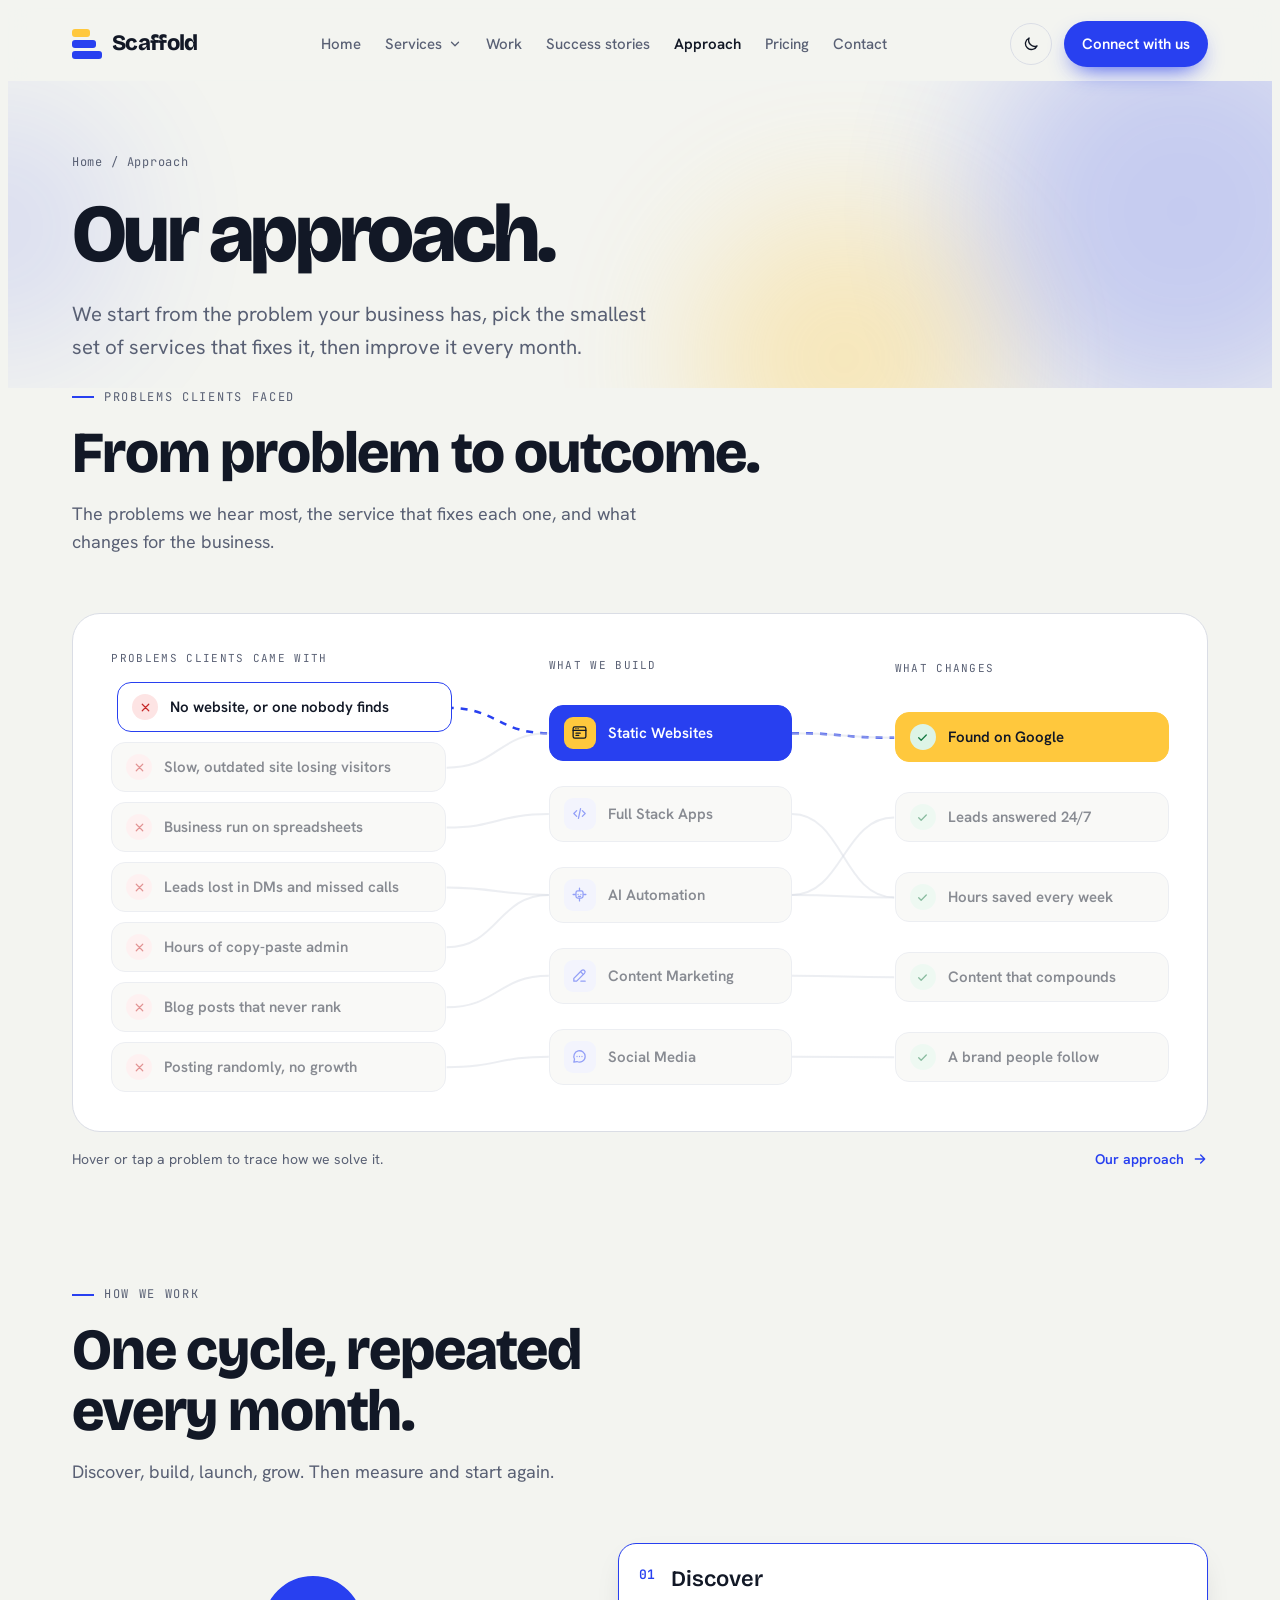
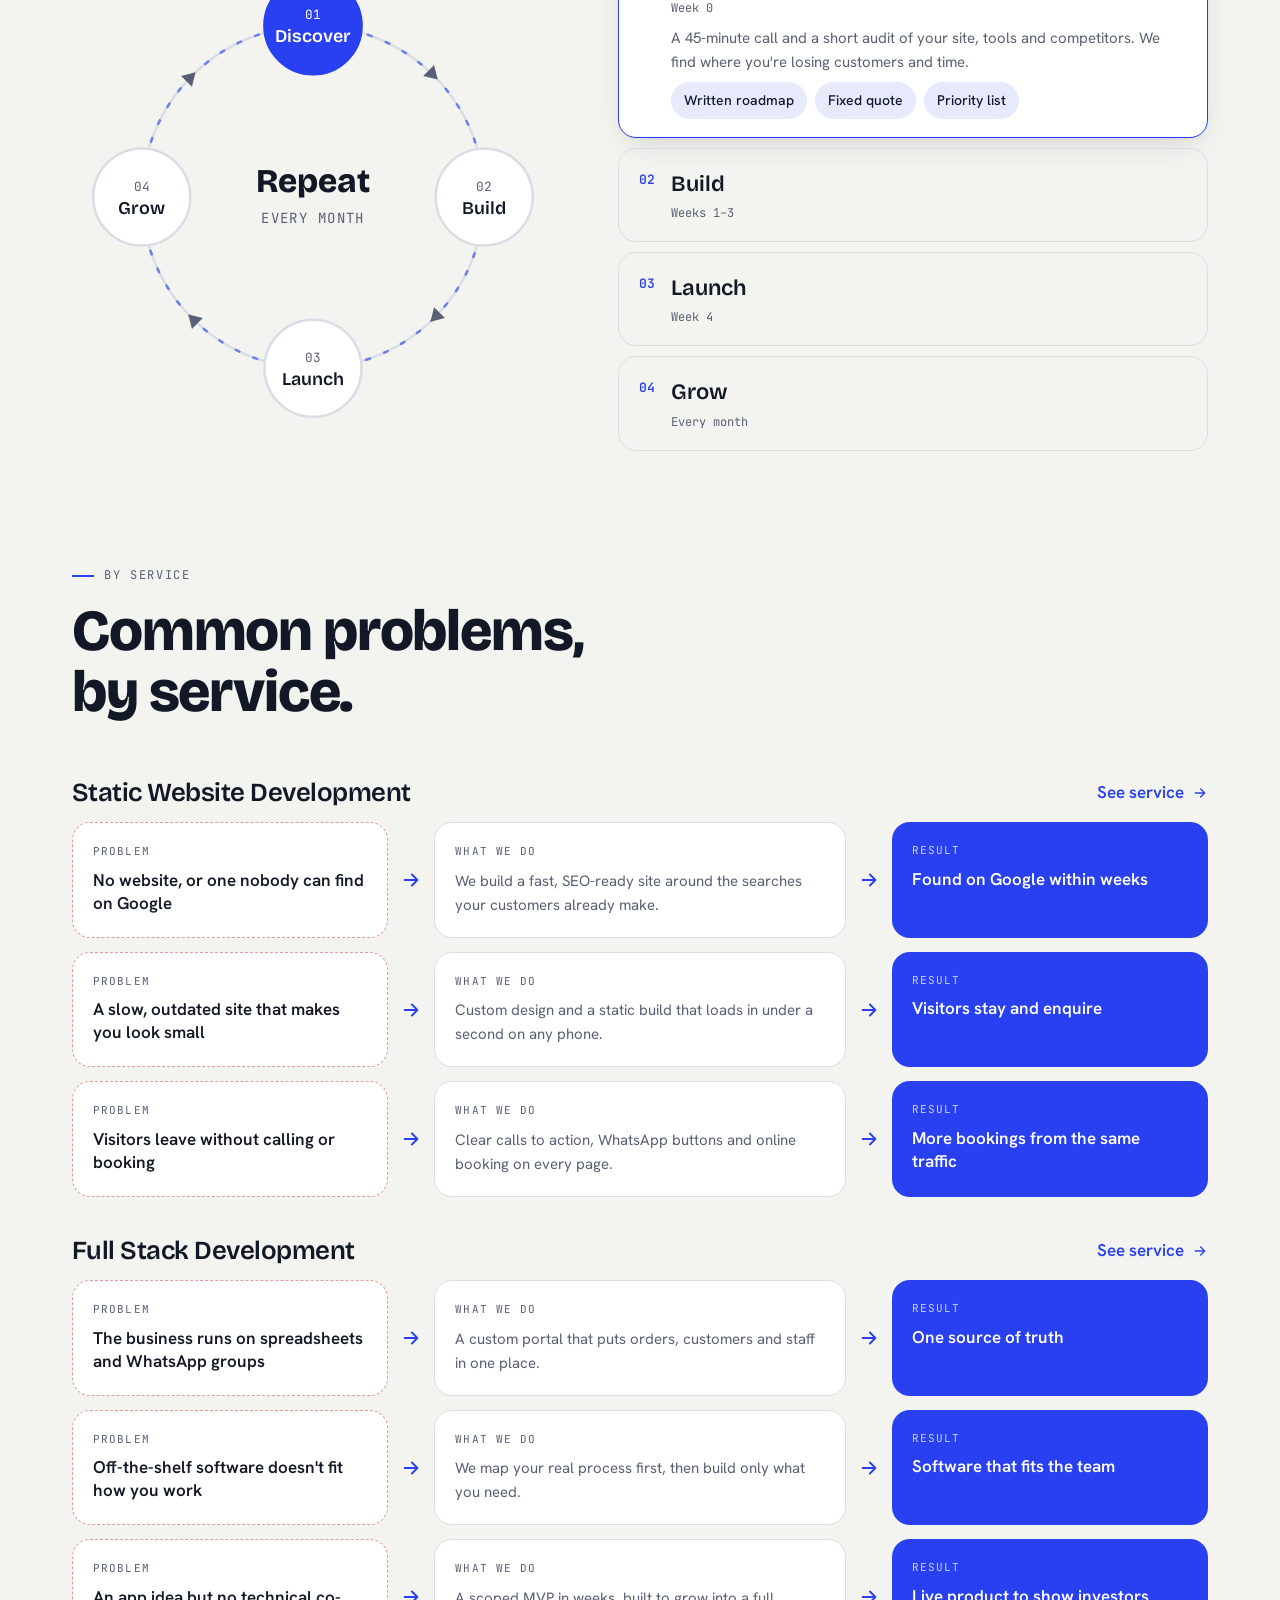
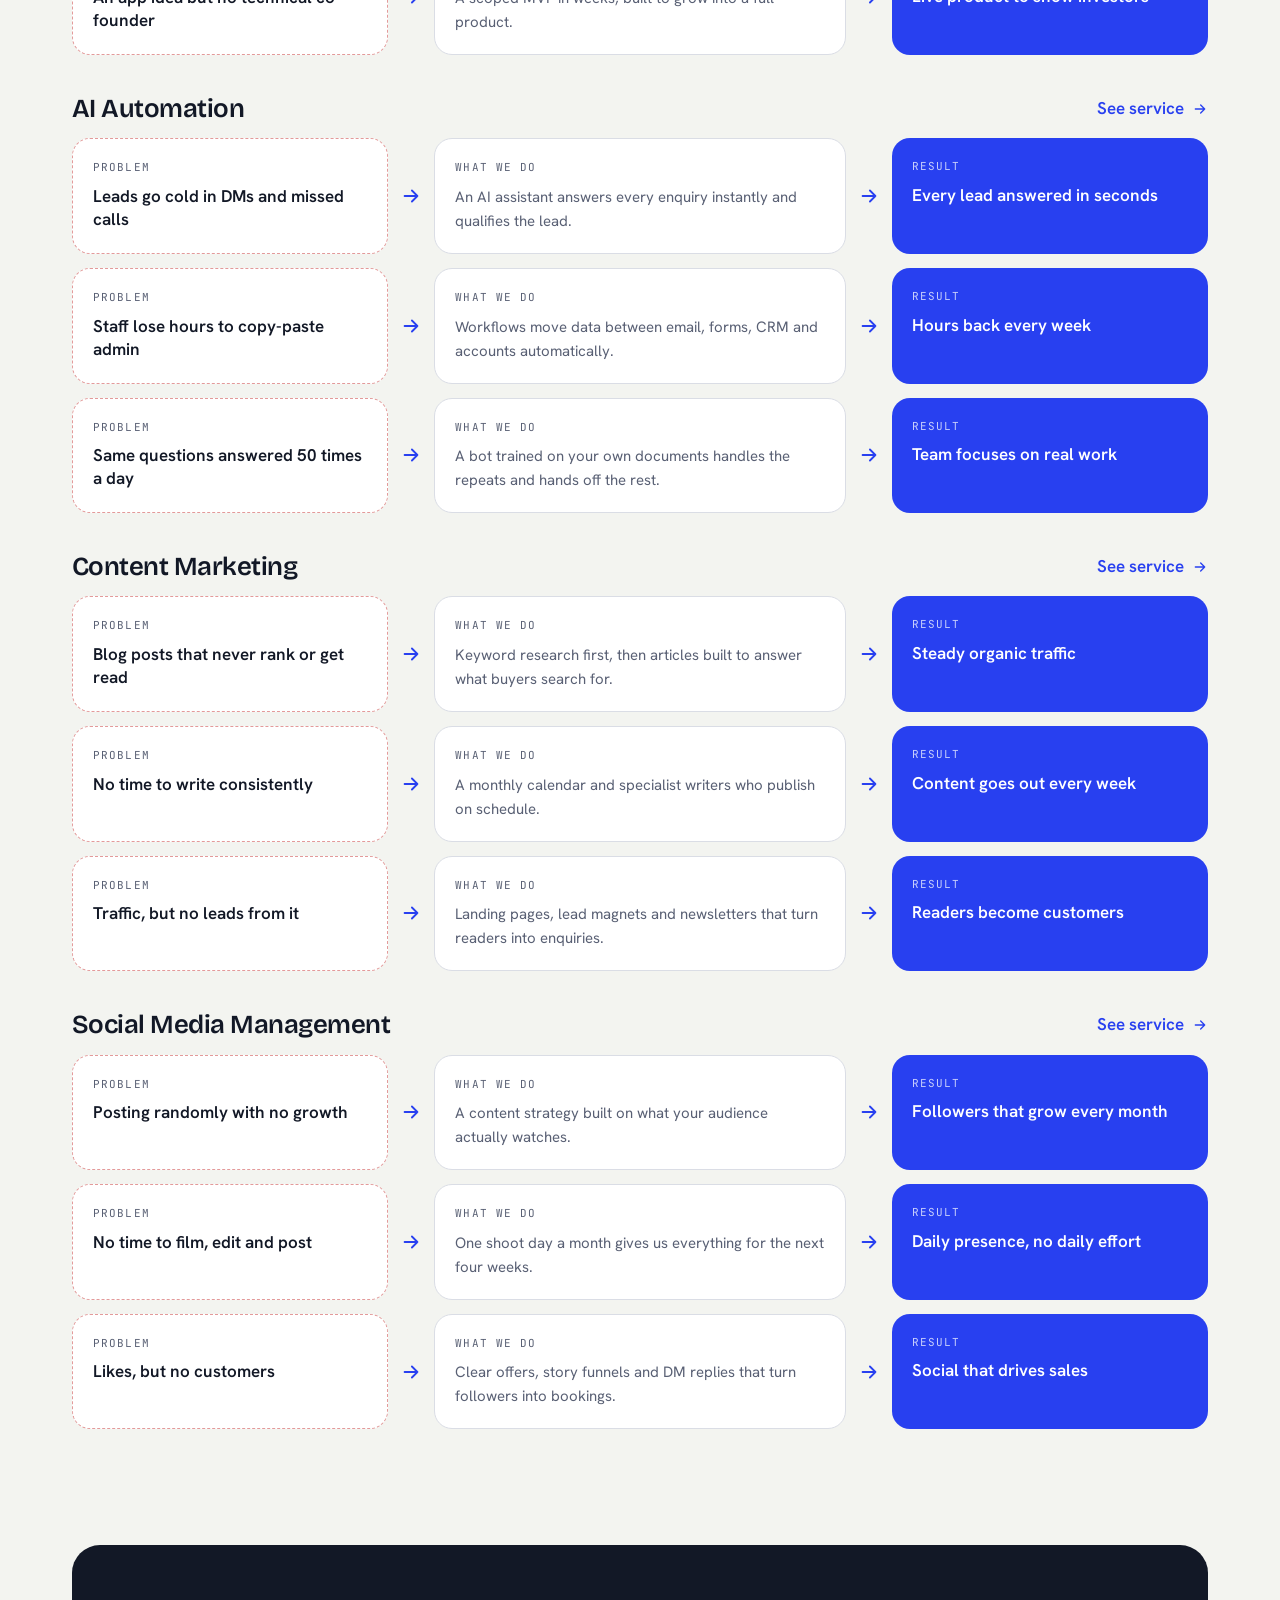
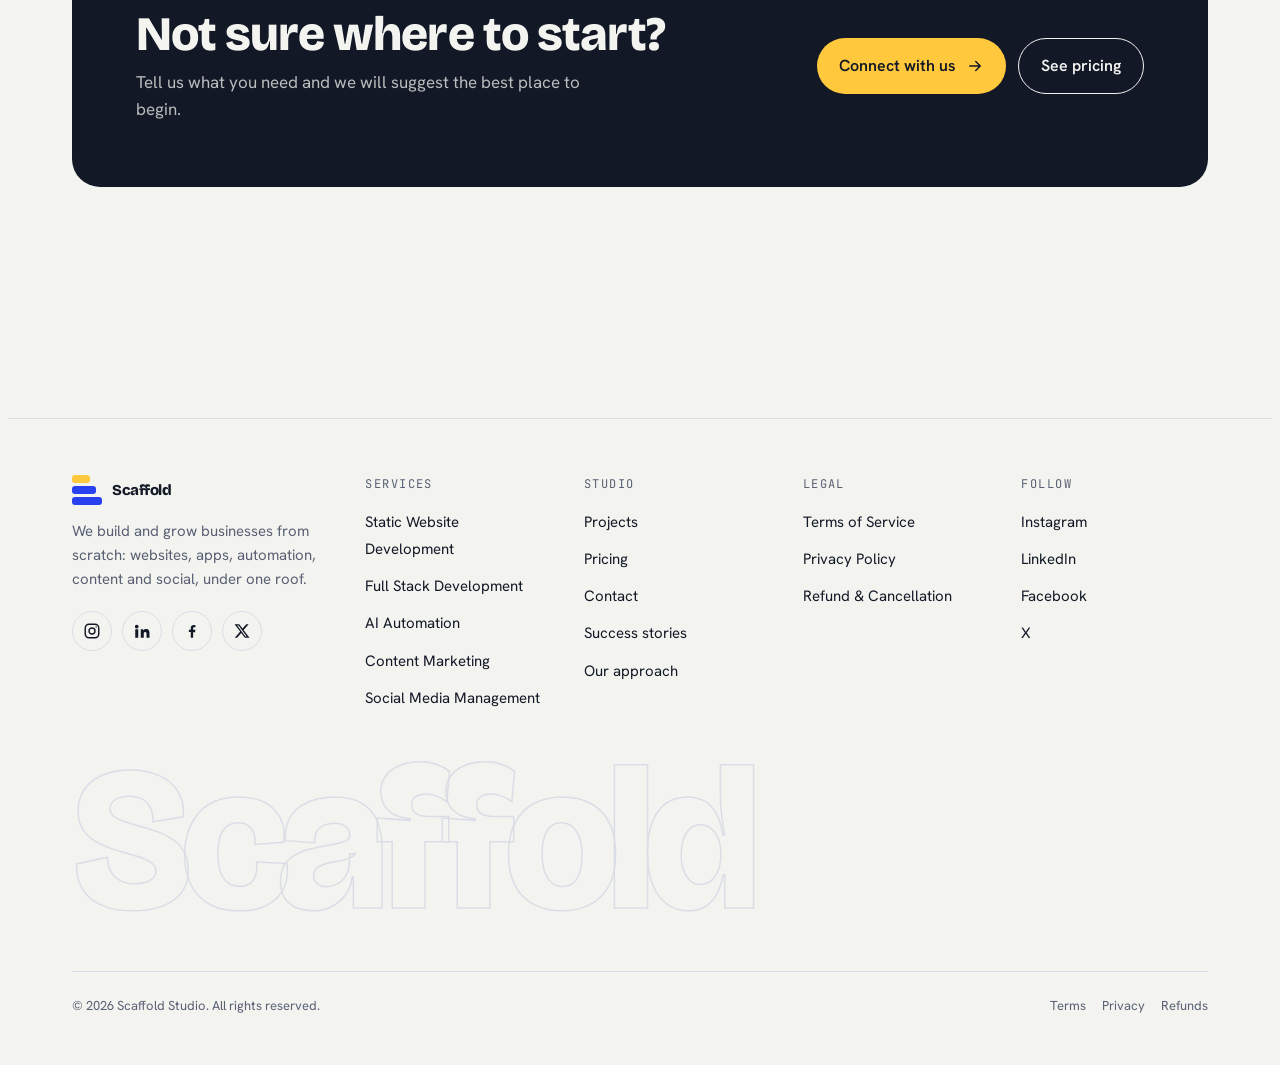
<file: approach.html>
<!doctype html>
<html lang="en">
<head>
<meta charset="utf-8">
<meta name="viewport" content="width=device-width,initial-scale=1,viewport-fit=cover">
<meta name="claude:viewport-fit-sides" content="cover">
<title>Our Approach · Scaffold Studio</title>
<meta name="description" content="The problems we solve and how we work.">
<link rel="preconnect" href="https://fonts.googleapis.com">
<link rel="preconnect" href="https://fonts.gstatic.com" crossorigin>
<link rel="stylesheet" href="https://fonts.googleapis.com/css2?family=Bricolage+Grotesque:opsz,wght@12..96,400;12..96,600;12..96,800&family=Hanken+Grotesk:wght@400;500;600;700&family=JetBrains+Mono:wght@400;600&display=swap">
<link rel="stylesheet" href="styles.css">
</head>
<body>
<div id="app" data-page="approach"></div>
<noscript><p style="padding:24px">Please enable JavaScript to view this site.</p></noscript>
<script src="data.js"></script>
<script src="app.js"></script>
</body>
</html>
</file>
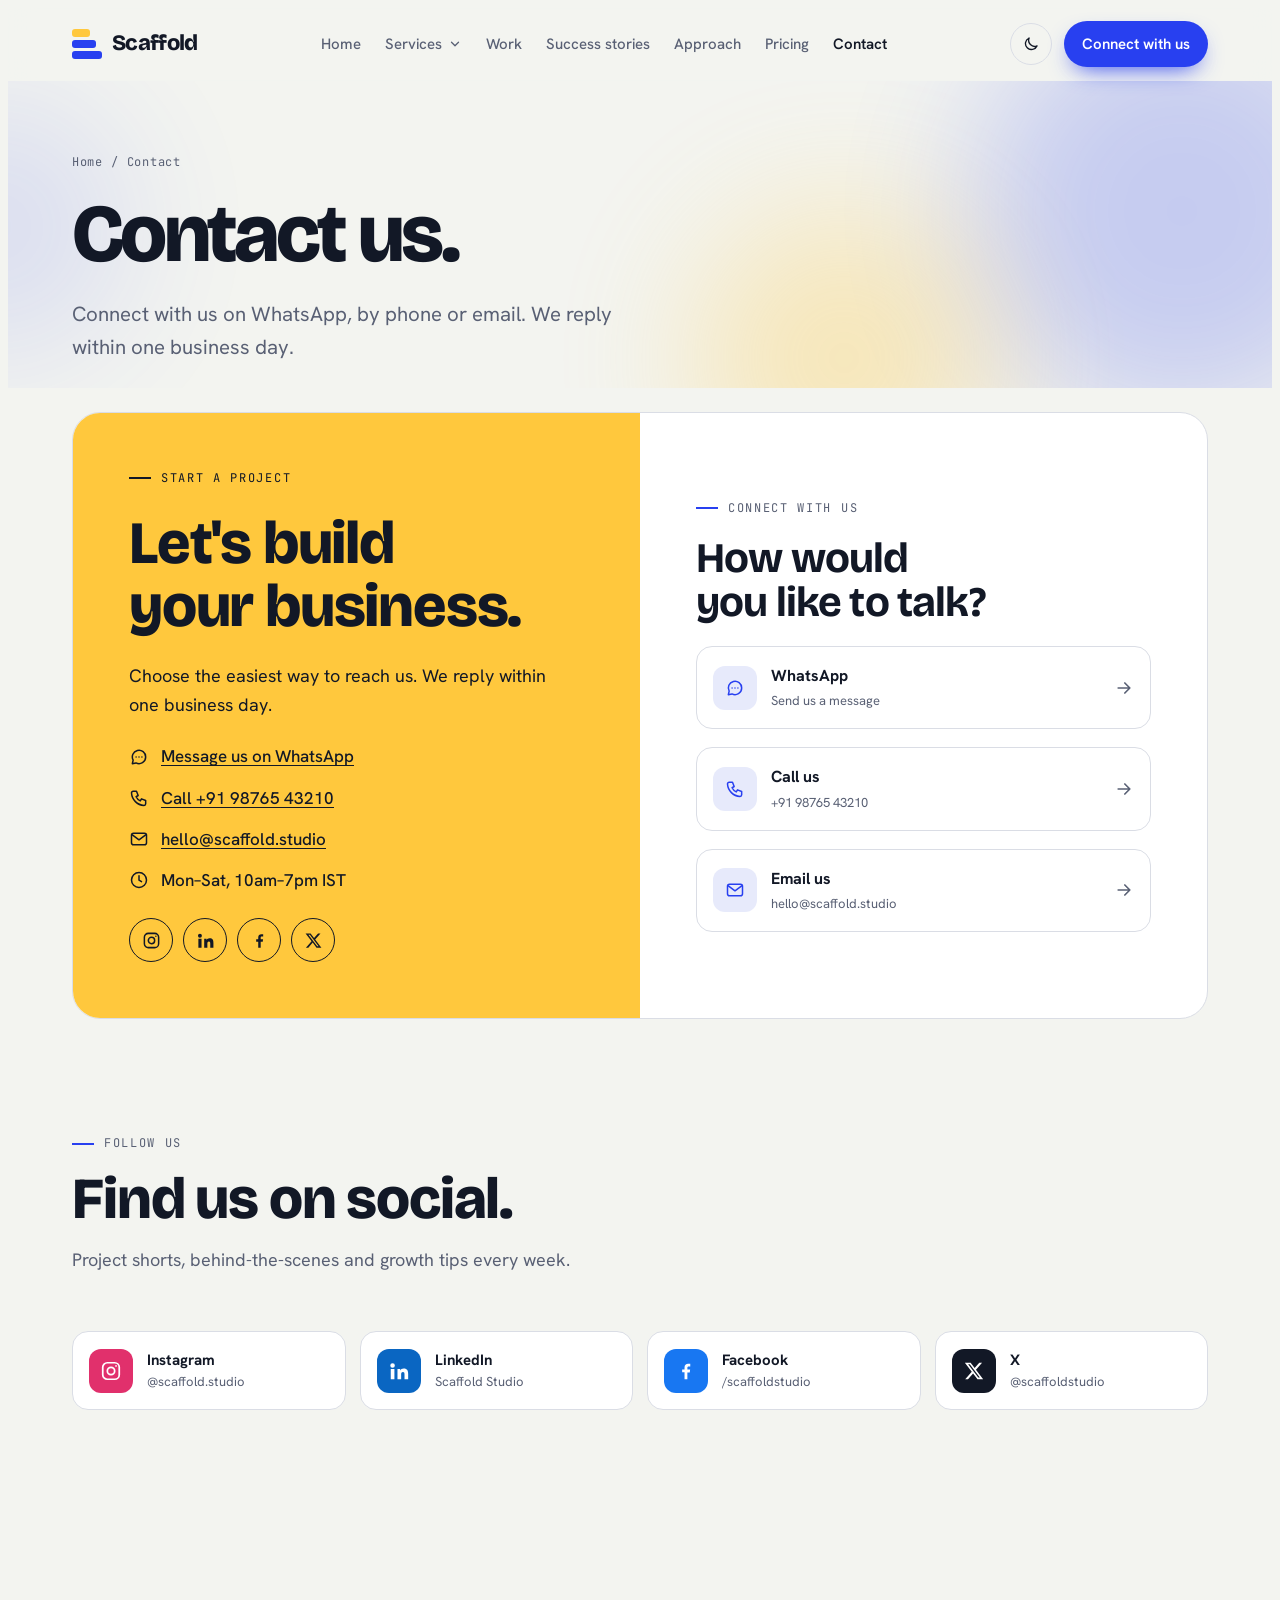
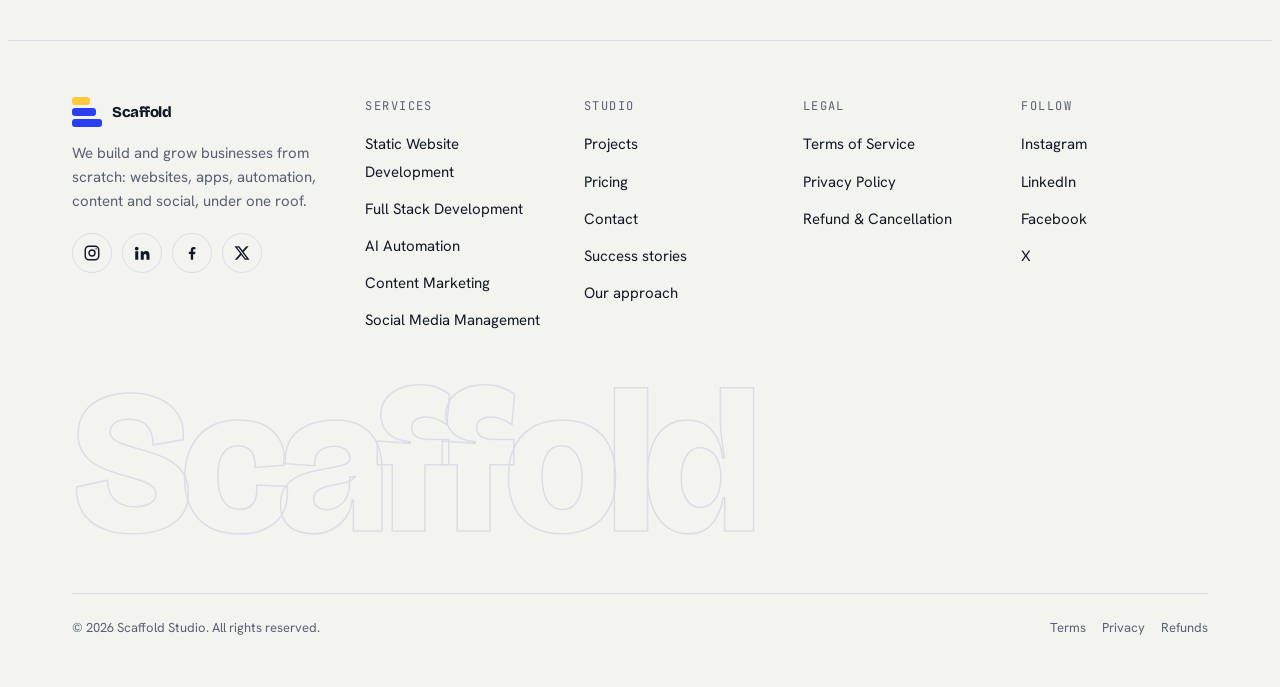
<file: contact.html>
<!doctype html>
<html lang="en">
<head>
<meta charset="utf-8">
<meta name="viewport" content="width=device-width,initial-scale=1,viewport-fit=cover">
<meta name="claude:viewport-fit-sides" content="cover">
<title>Contact · Scaffold Studio</title>
<meta name="description" content="Start a project with Scaffold Studio.">
<link rel="preconnect" href="https://fonts.googleapis.com">
<link rel="preconnect" href="https://fonts.gstatic.com" crossorigin>
<link rel="stylesheet" href="https://fonts.googleapis.com/css2?family=Bricolage+Grotesque:opsz,wght@12..96,400;12..96,600;12..96,800&family=Hanken+Grotesk:wght@400;500;600;700&family=JetBrains+Mono:wght@400;600&display=swap">
<link rel="stylesheet" href="styles.css">
</head>
<body>
<div id="app" data-page="contact"></div>
<noscript><p style="padding:24px">Please enable JavaScript to view this site.</p></noscript>
<script src="data.js"></script>
<script src="app.js"></script>
</body>
</html>
</file>
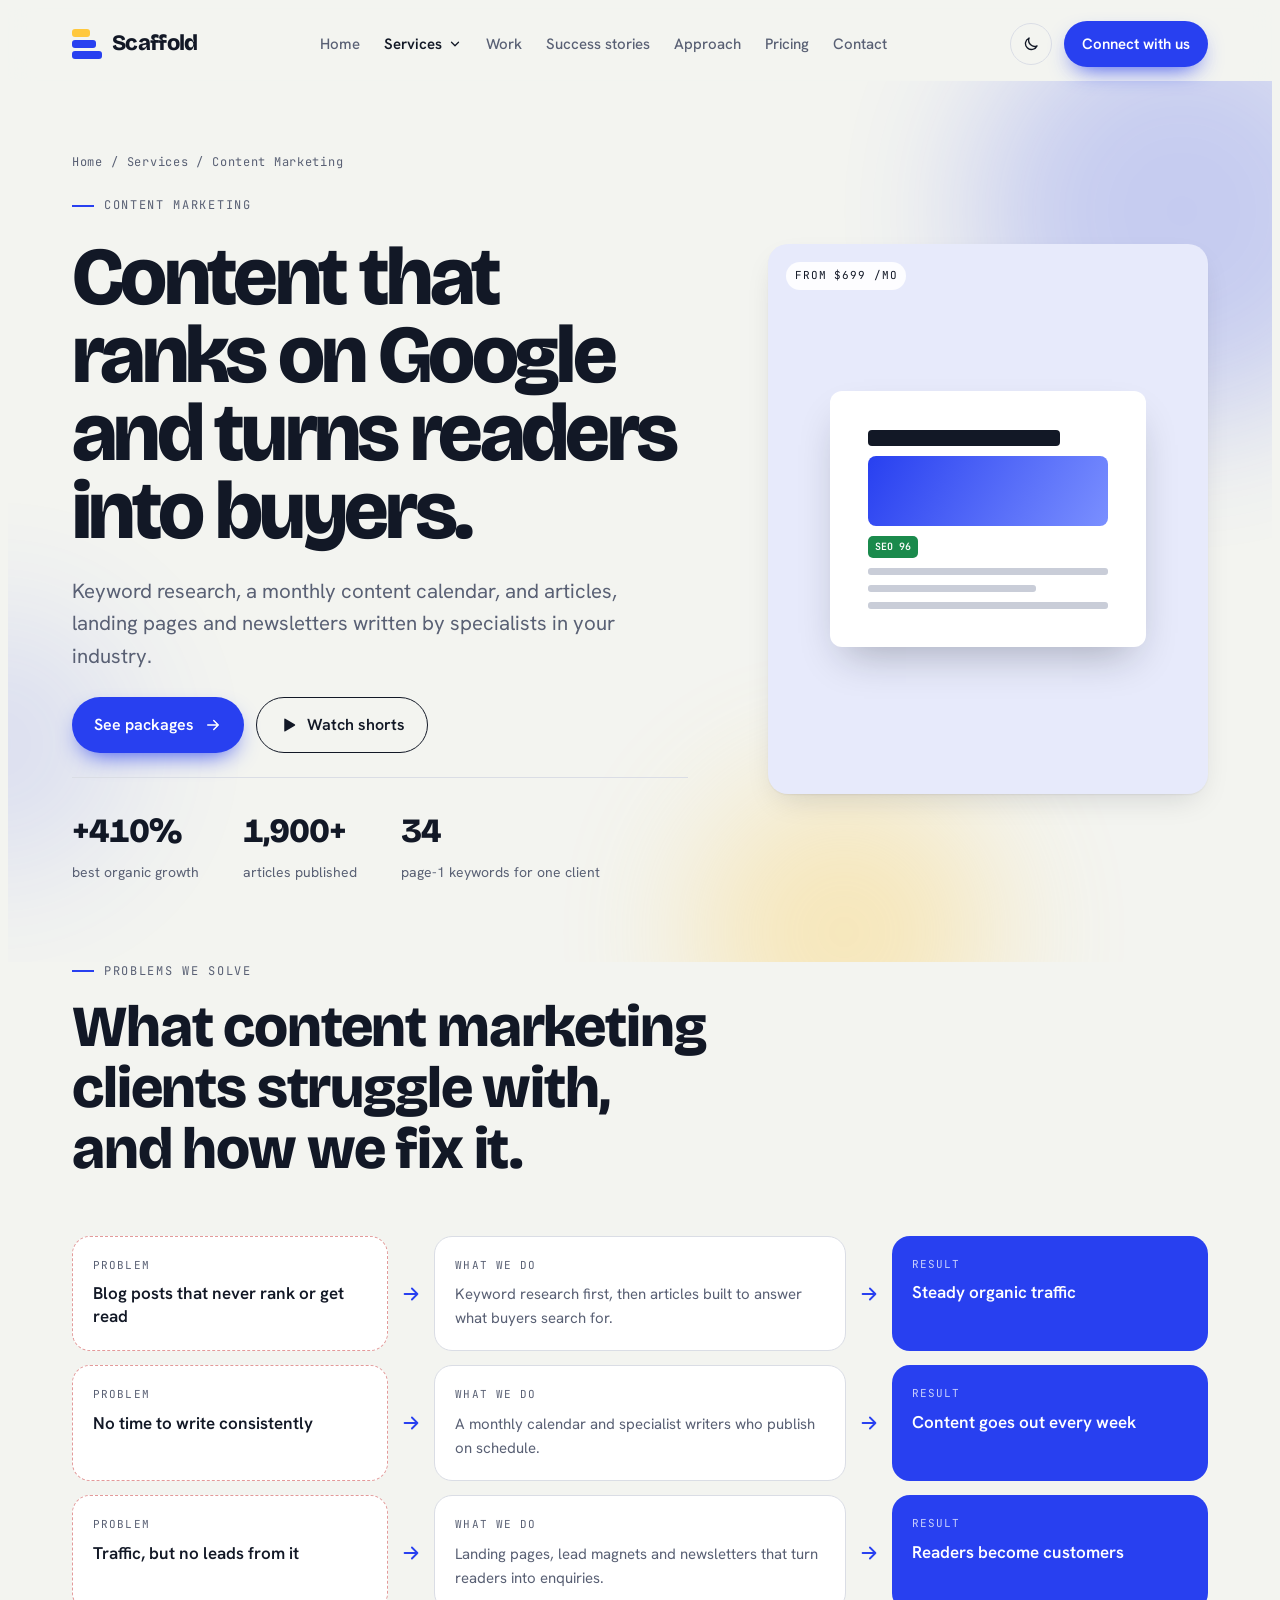
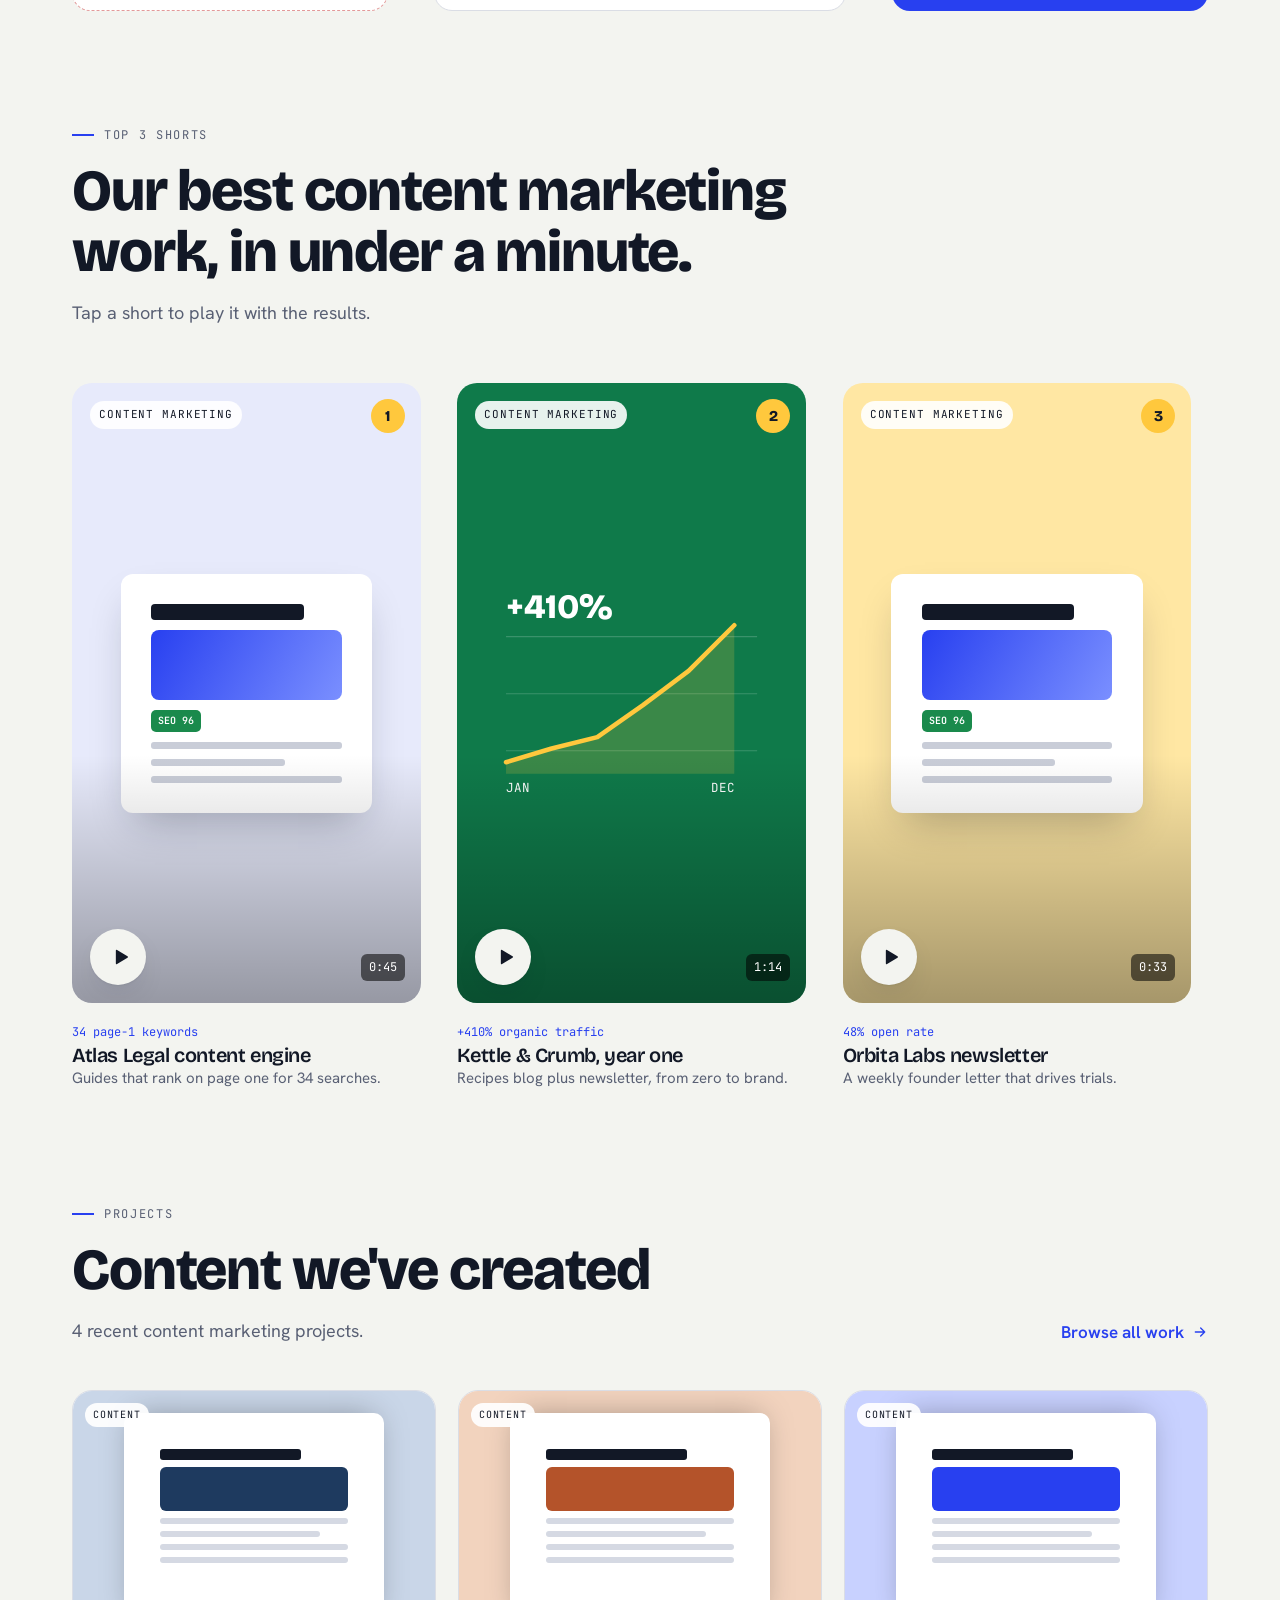
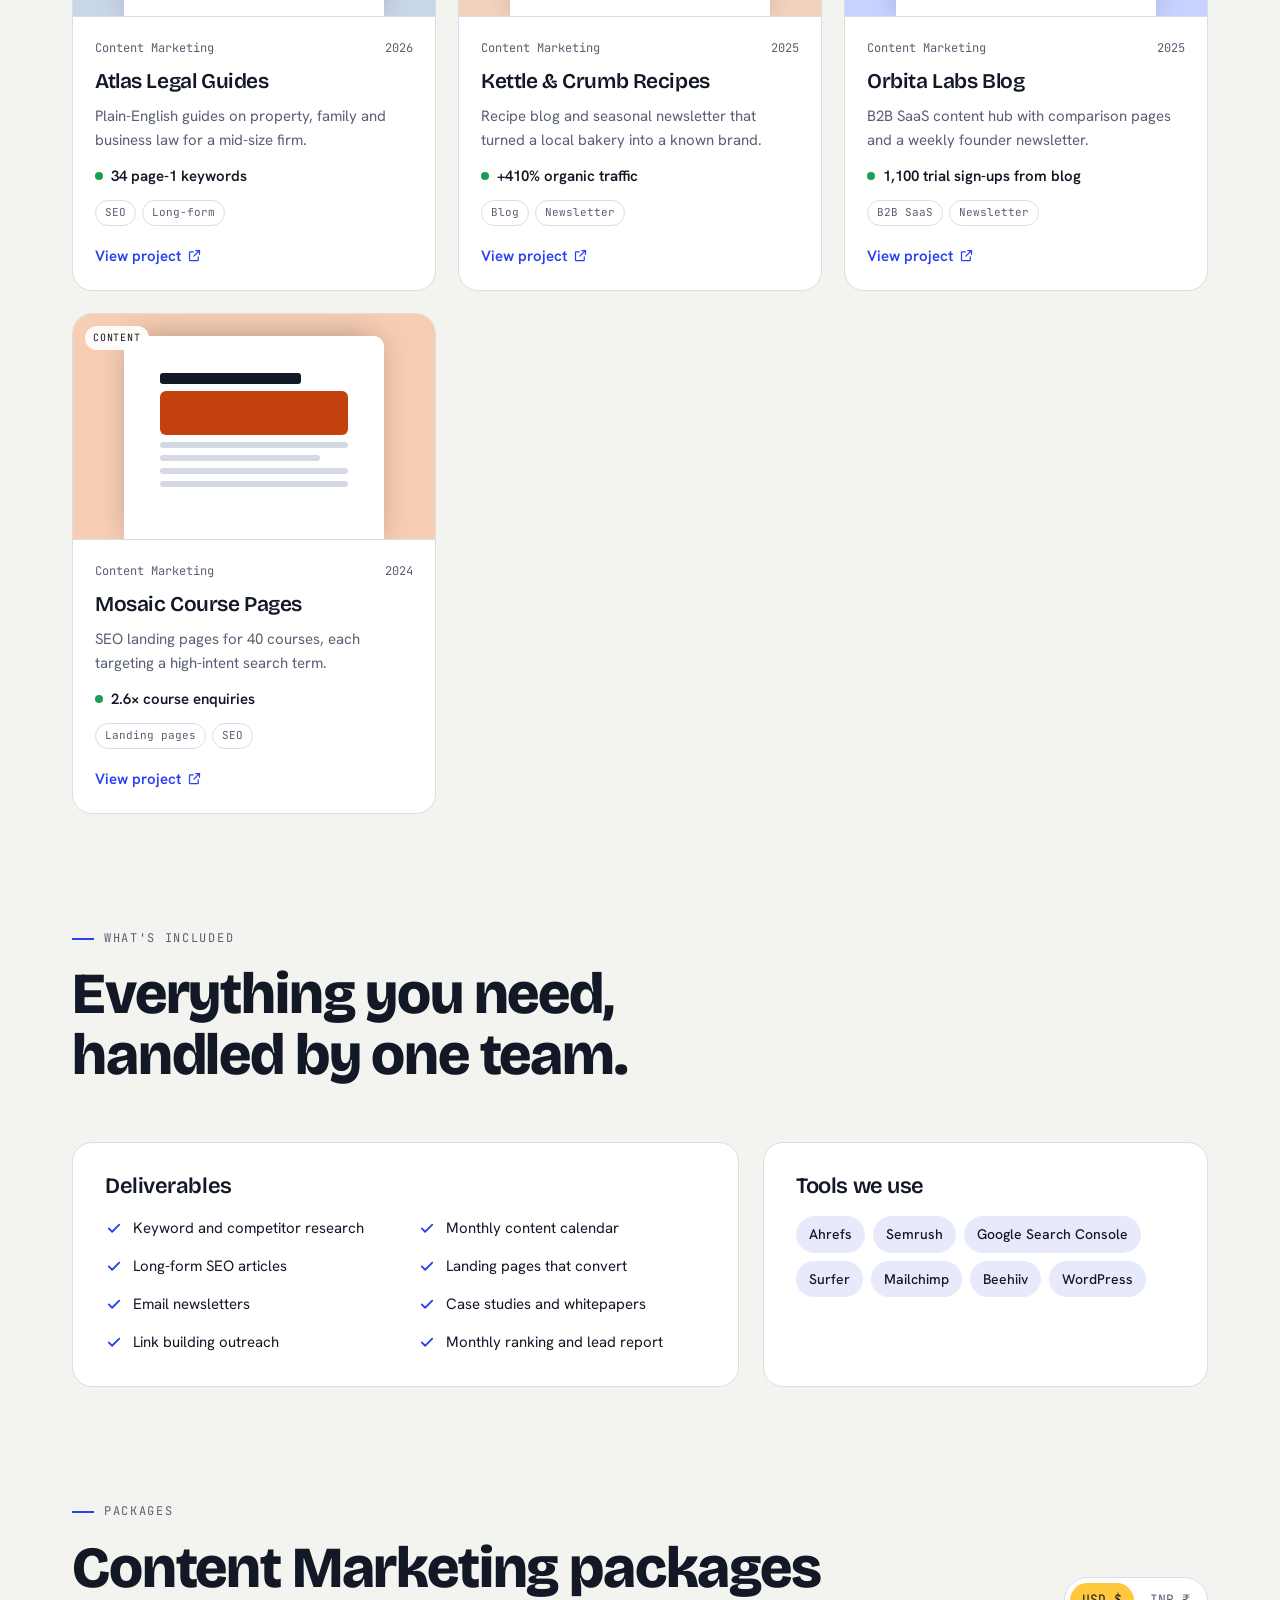
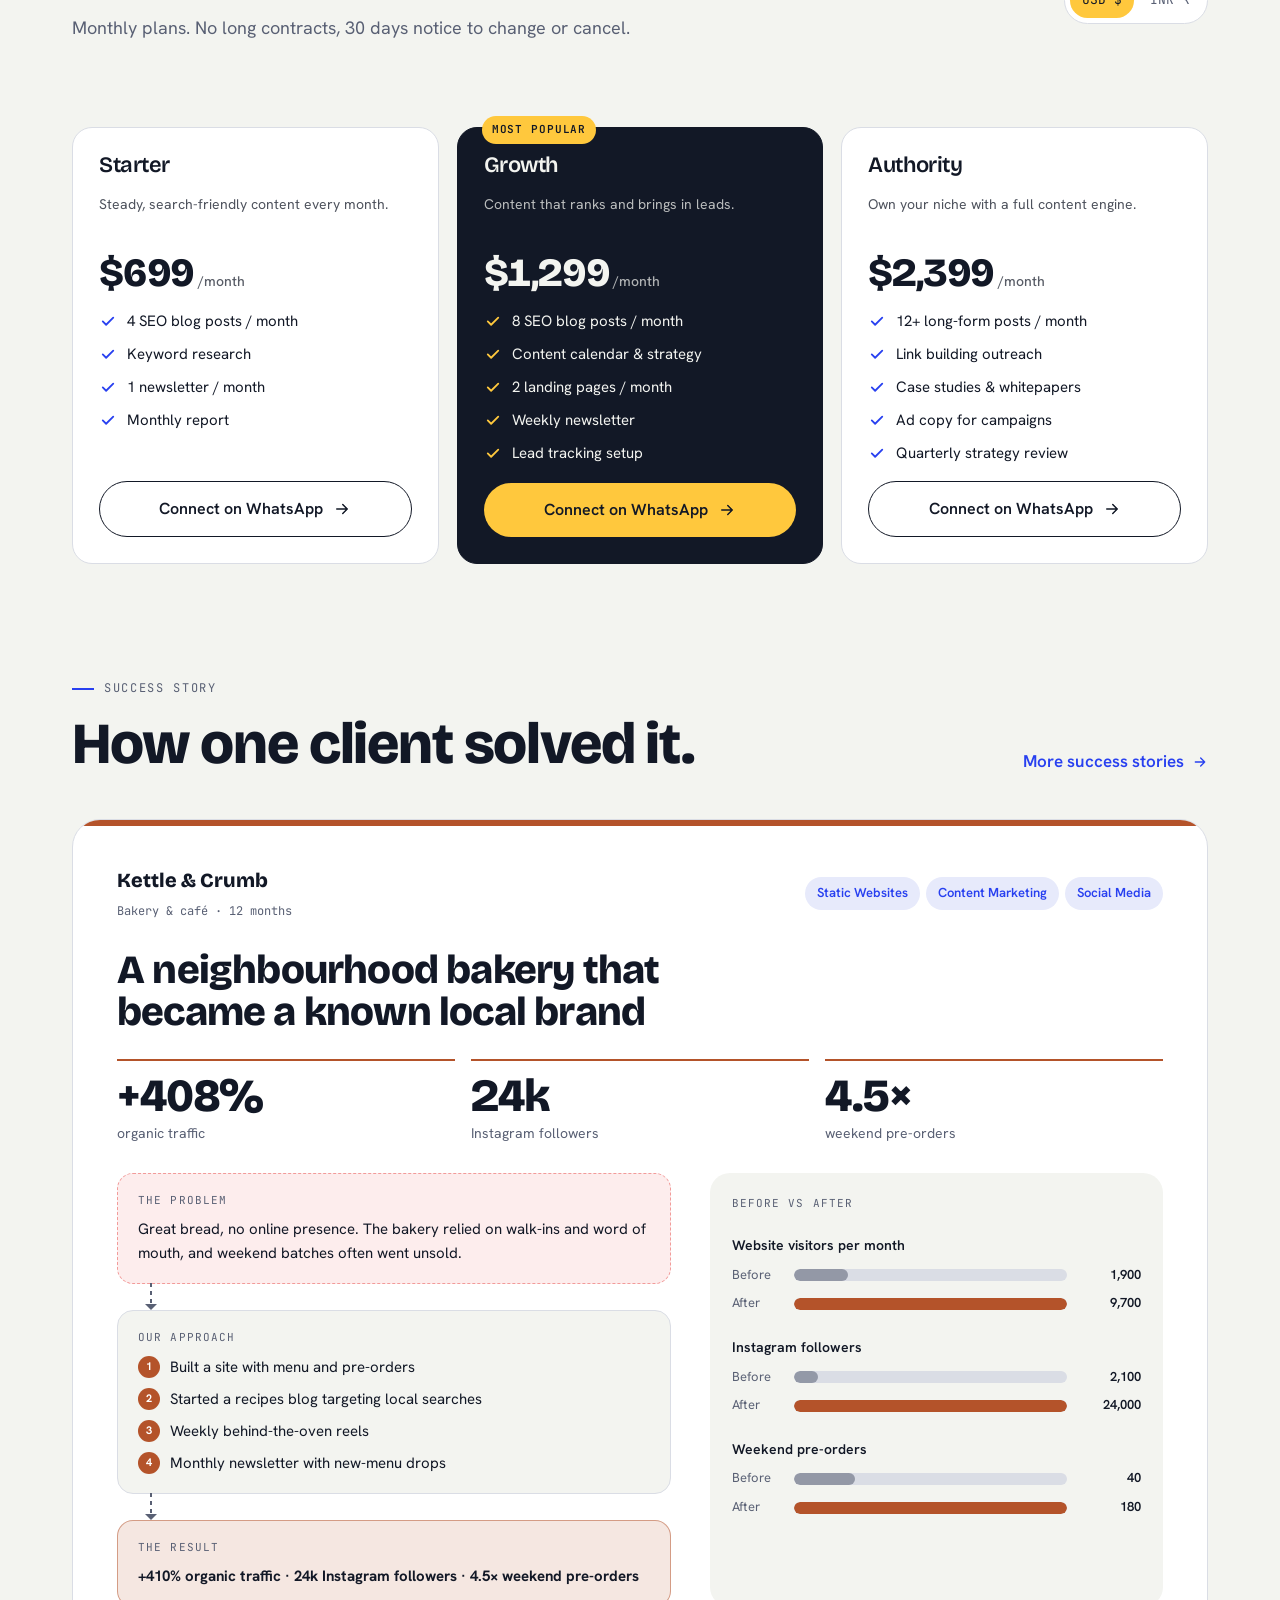
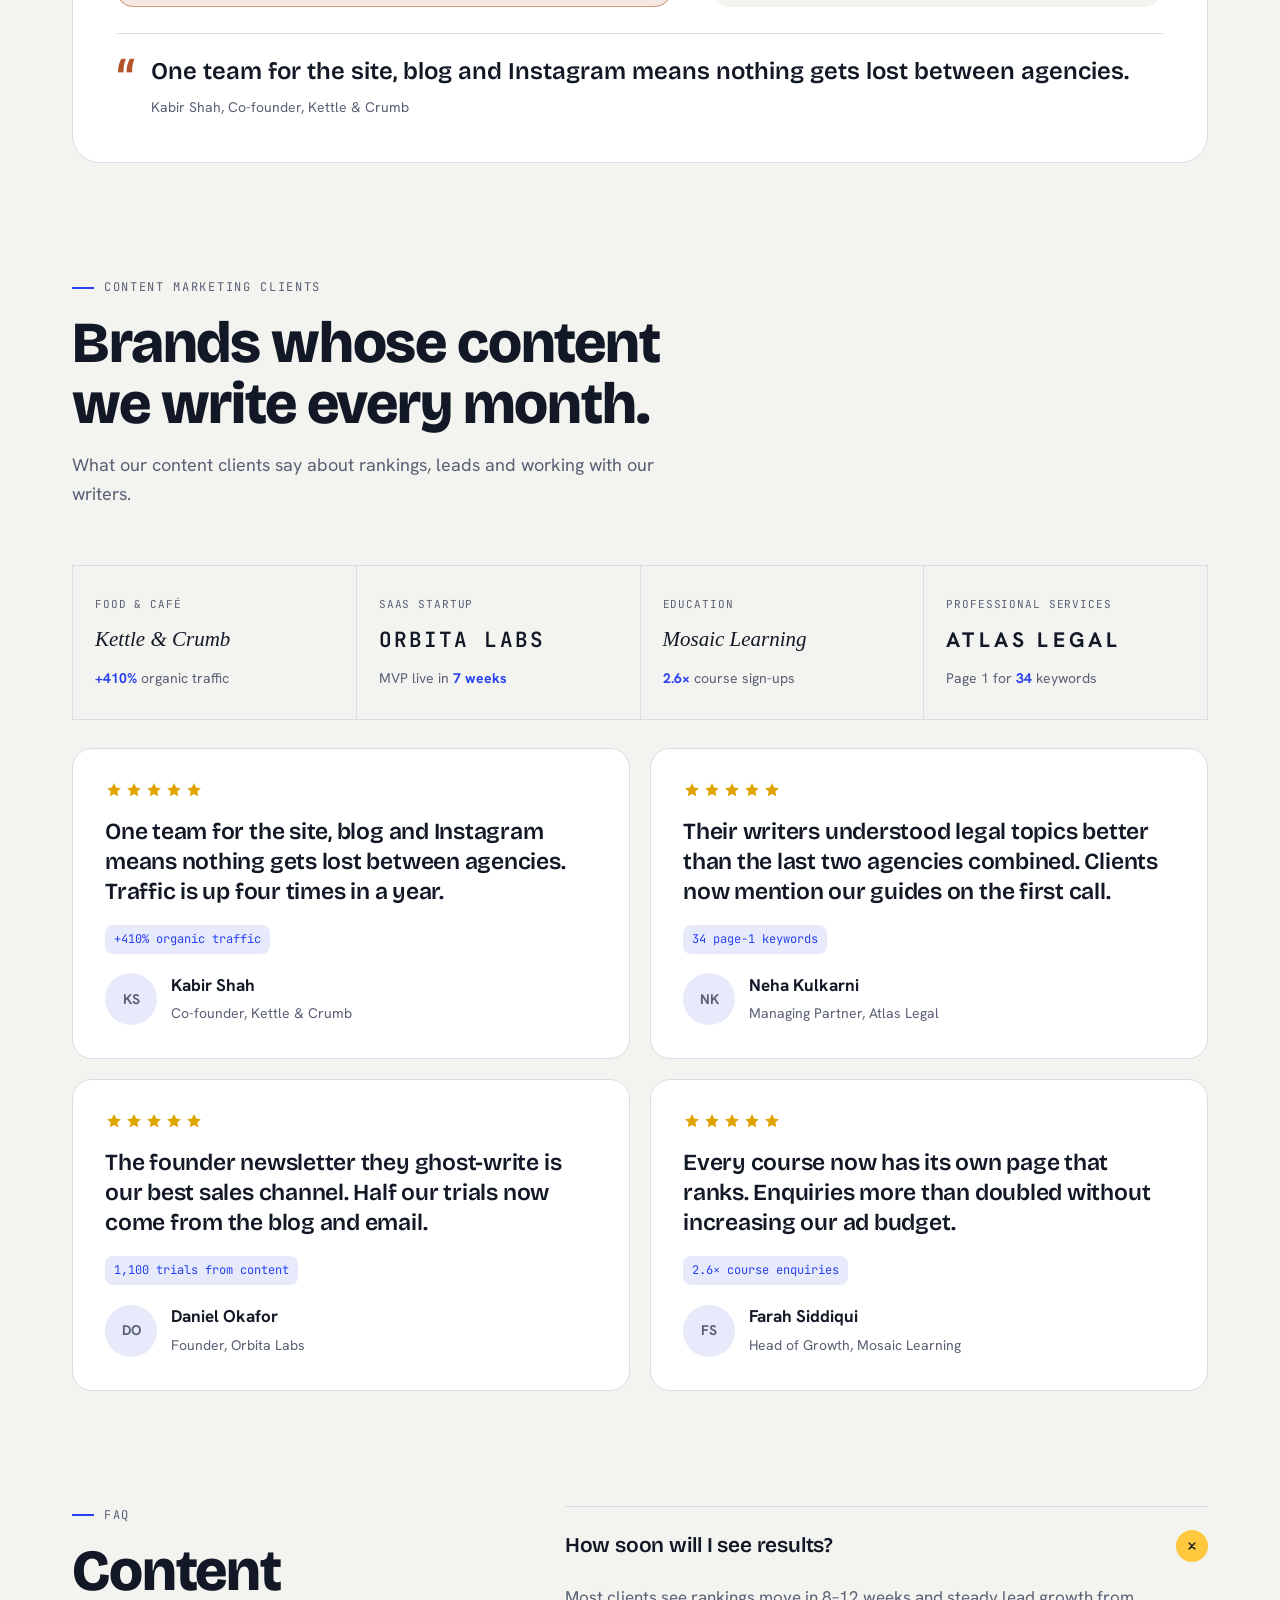
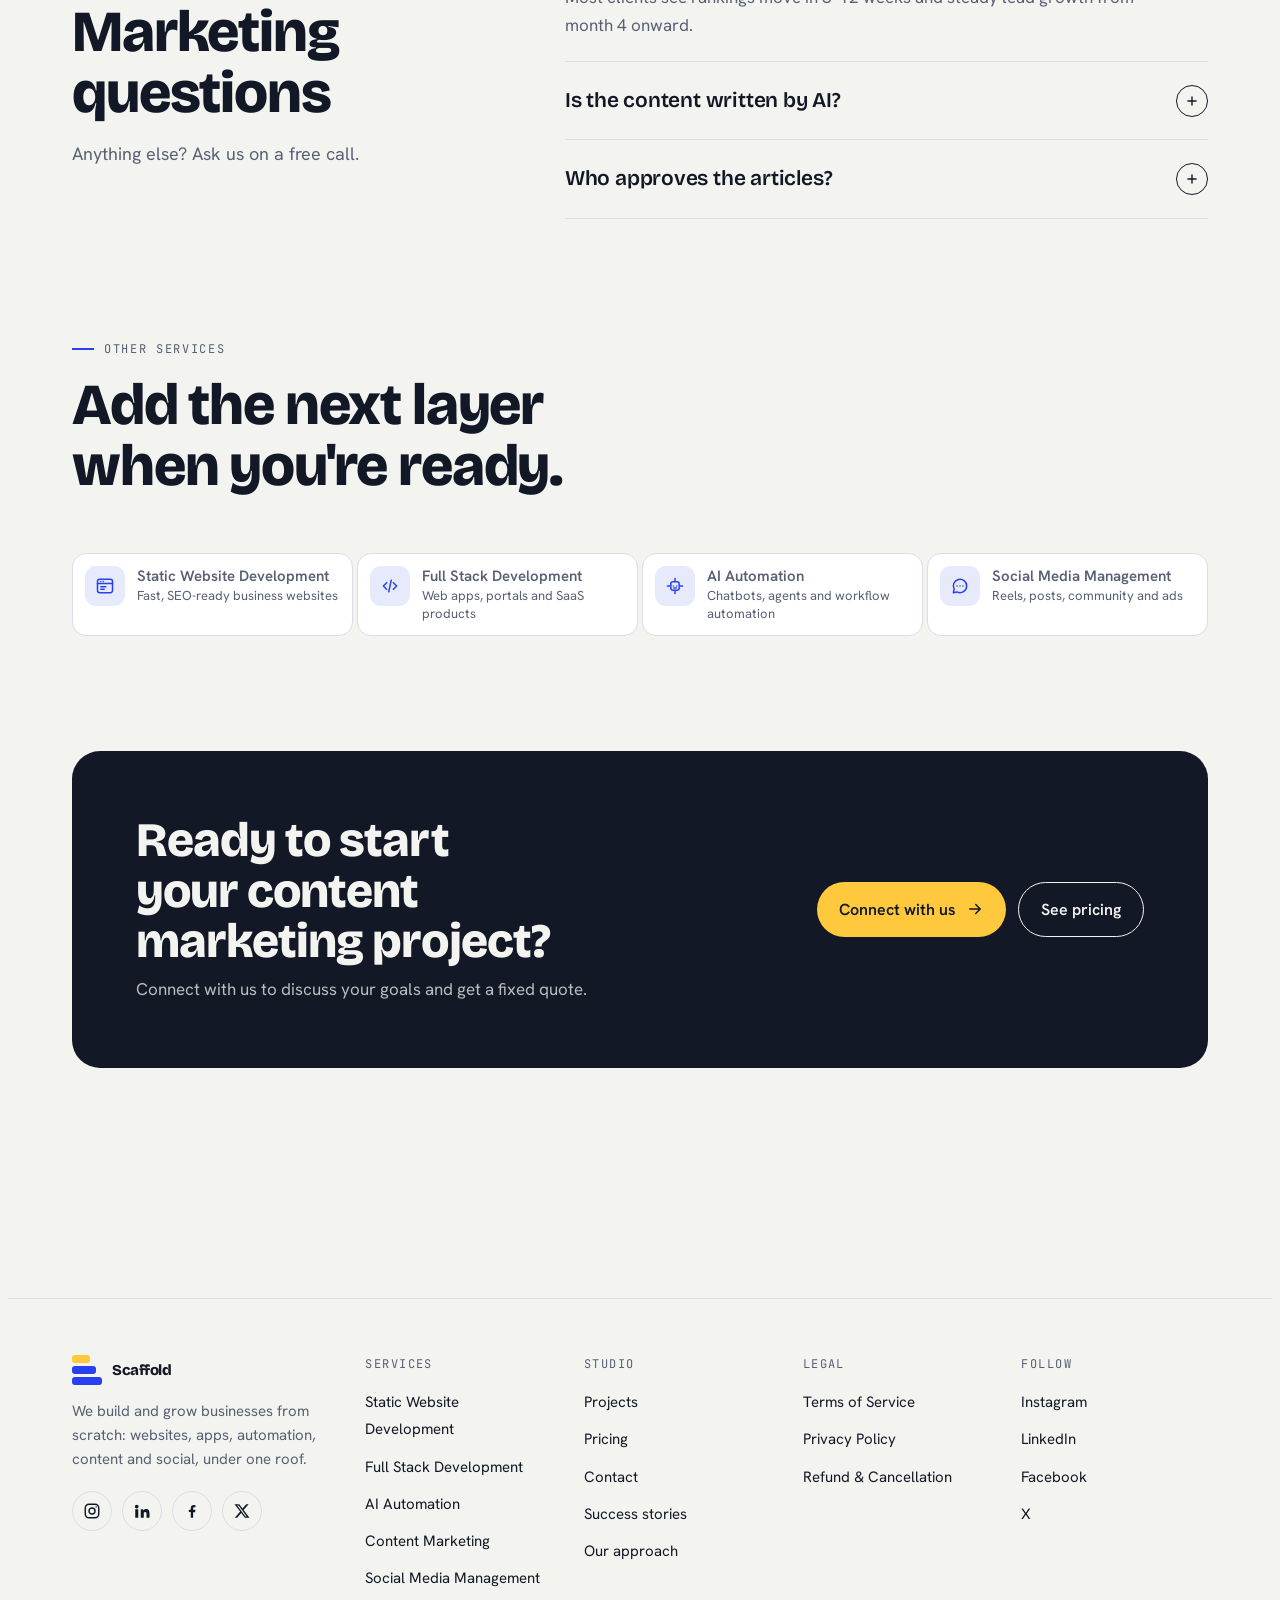
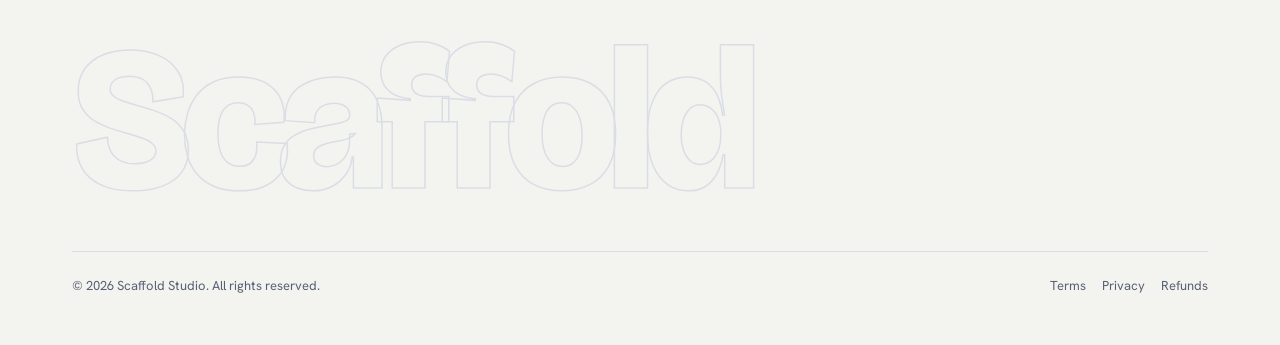
<file: content-marketing.html>
<!doctype html>
<html lang="en">
<head>
<meta charset="utf-8">
<meta name="viewport" content="width=device-width,initial-scale=1,viewport-fit=cover">
<meta name="claude:viewport-fit-sides" content="cover">
<title>Content Marketing · Scaffold Studio</title>
<meta name="description" content="SEO blogs, landing pages and newsletters.">
<link rel="preconnect" href="https://fonts.googleapis.com">
<link rel="preconnect" href="https://fonts.gstatic.com" crossorigin>
<link rel="stylesheet" href="https://fonts.googleapis.com/css2?family=Bricolage+Grotesque:opsz,wght@12..96,400;12..96,600;12..96,800&family=Hanken+Grotesk:wght@400;500;600;700&family=JetBrains+Mono:wght@400;600&display=swap">
<link rel="stylesheet" href="styles.css">
</head>
<body>
<div id="app" data-page="service" data-service="content"></div>
<noscript><p style="padding:24px">Please enable JavaScript to view this site.</p></noscript>
<script src="data.js"></script>
<script src="app.js"></script>
</body>
</html>
</file>
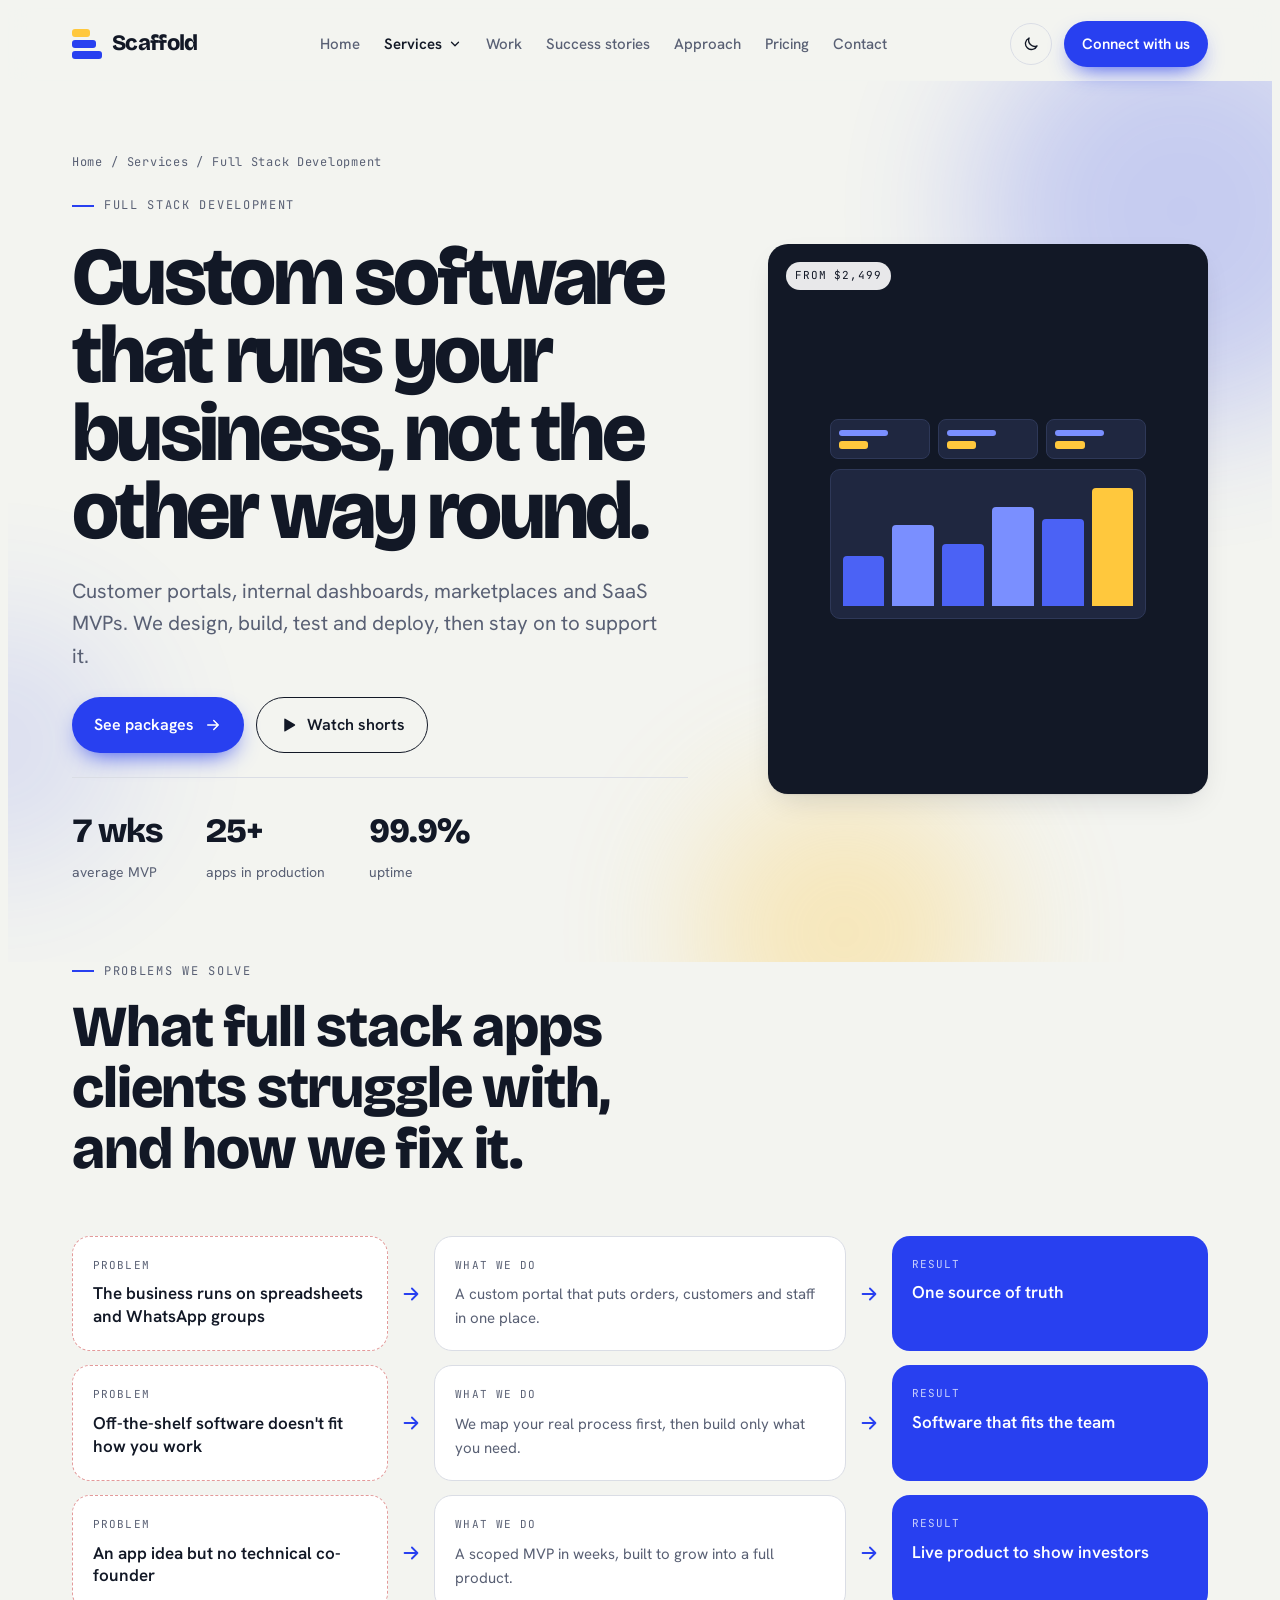
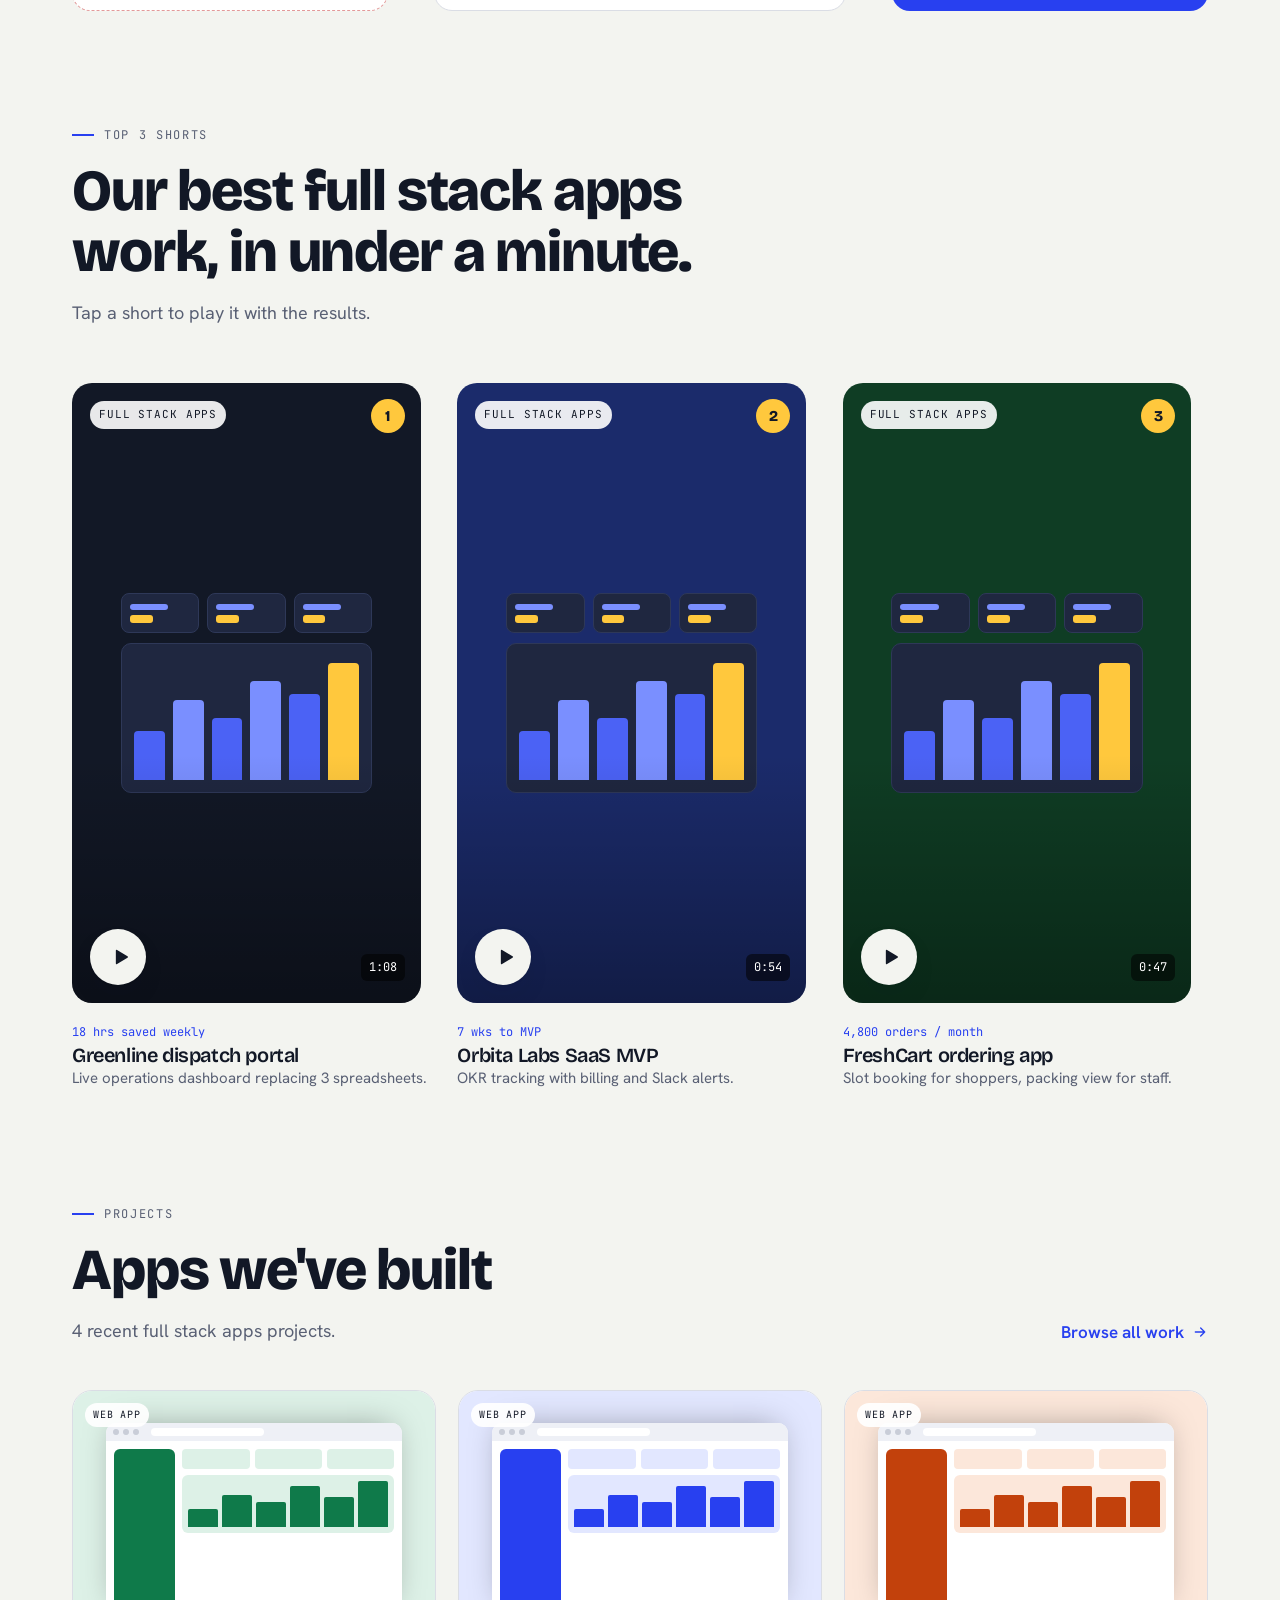
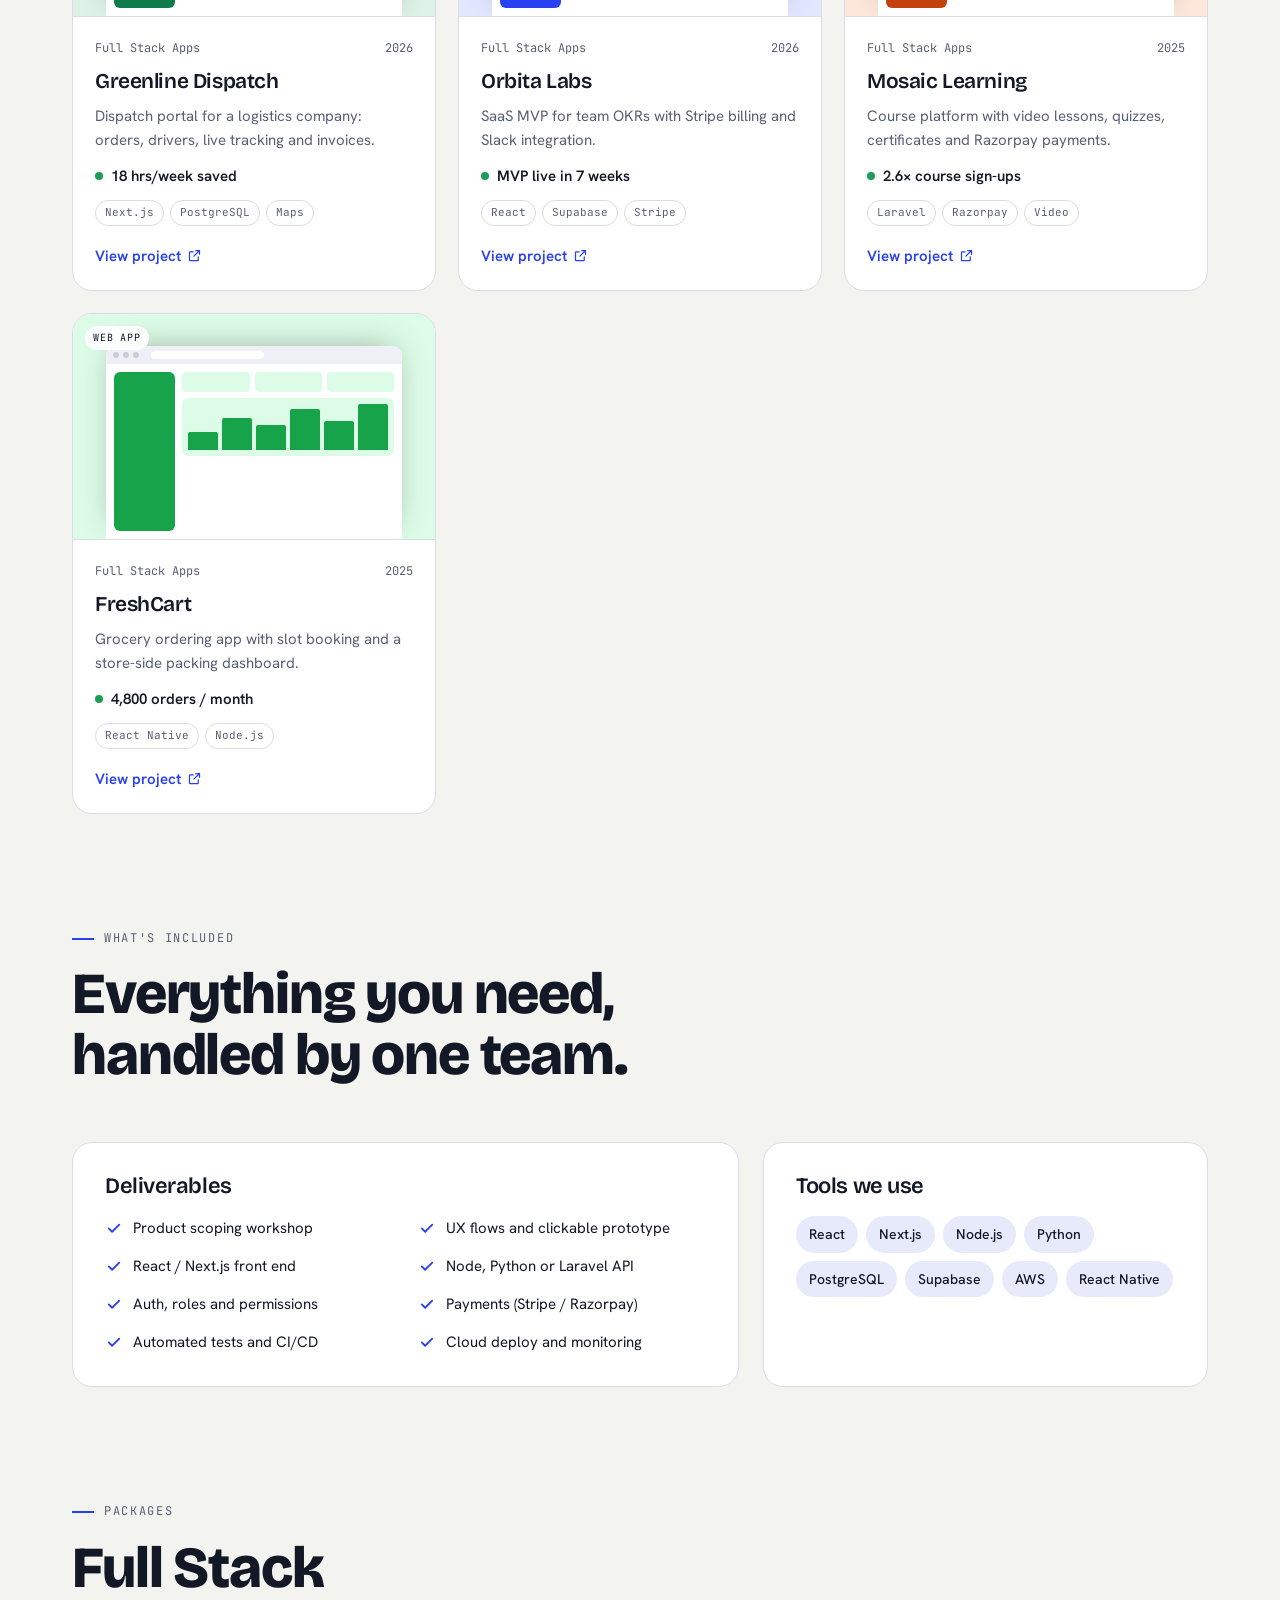
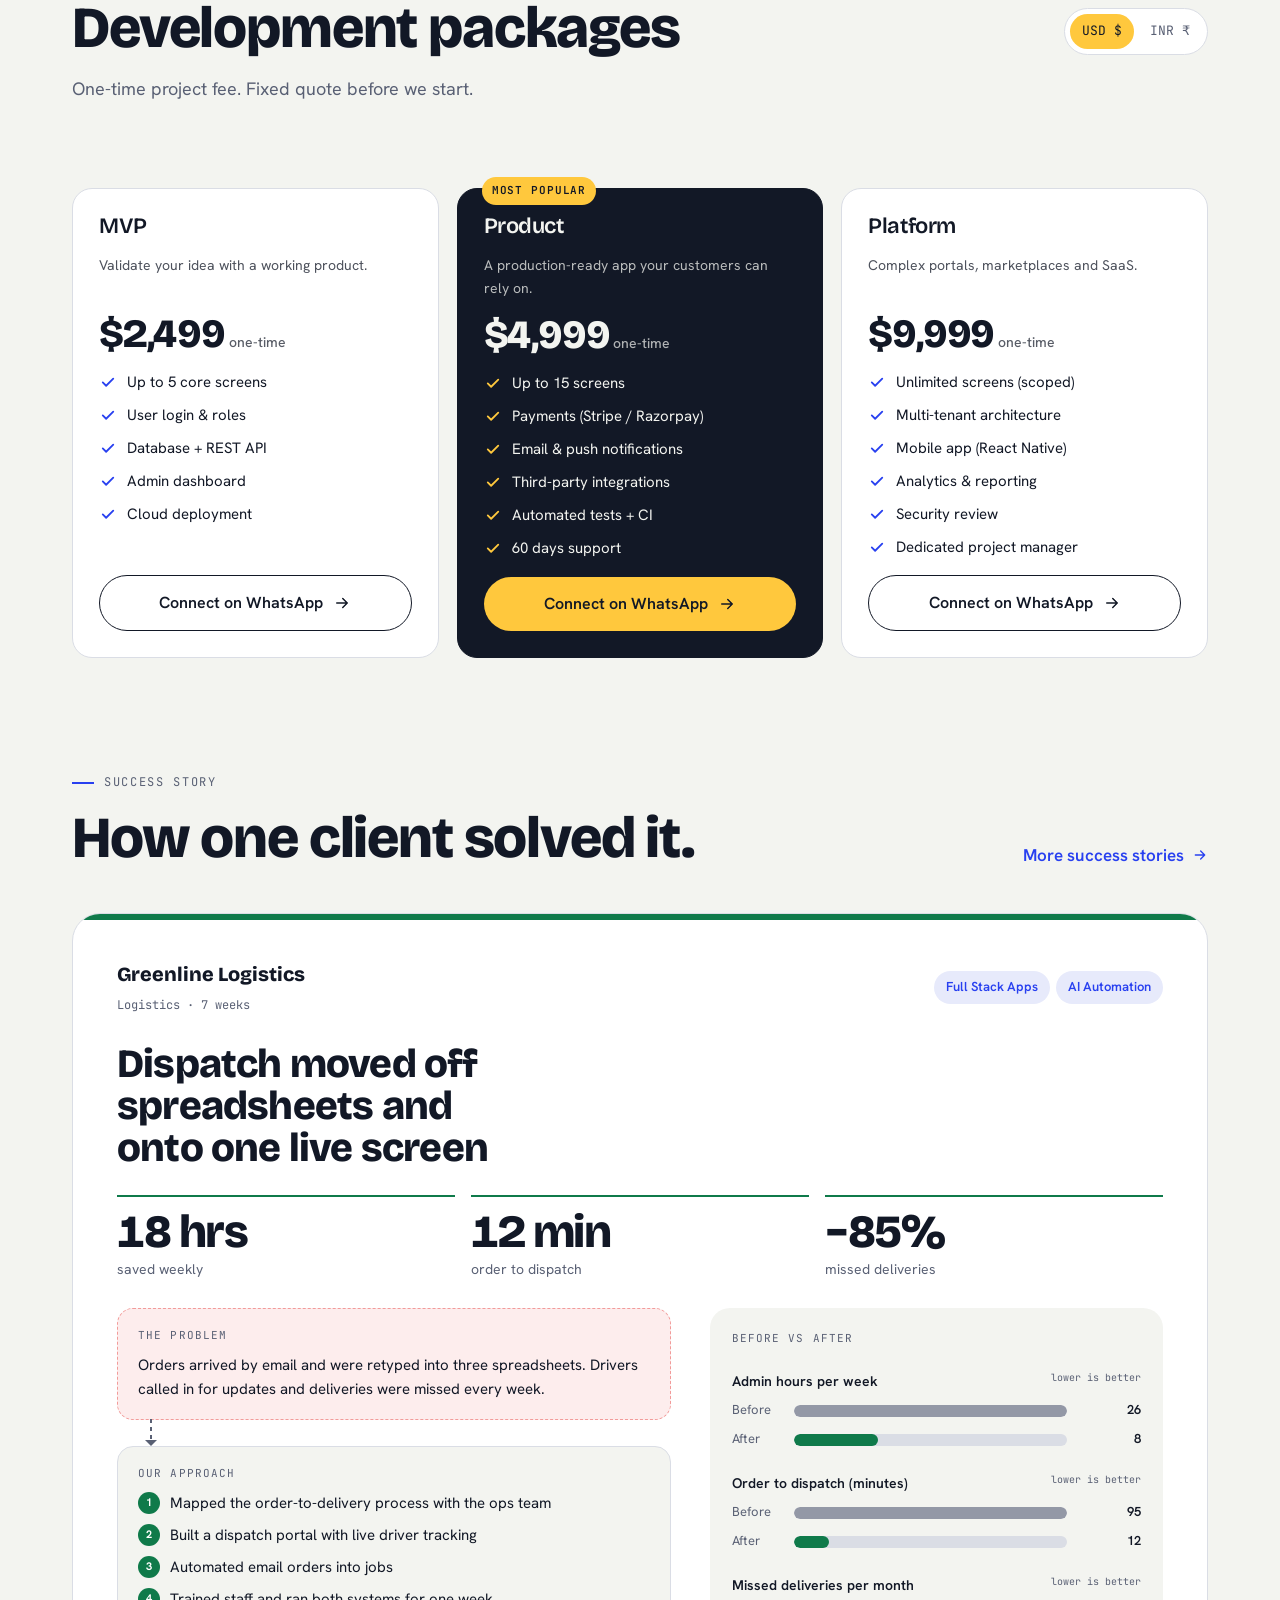
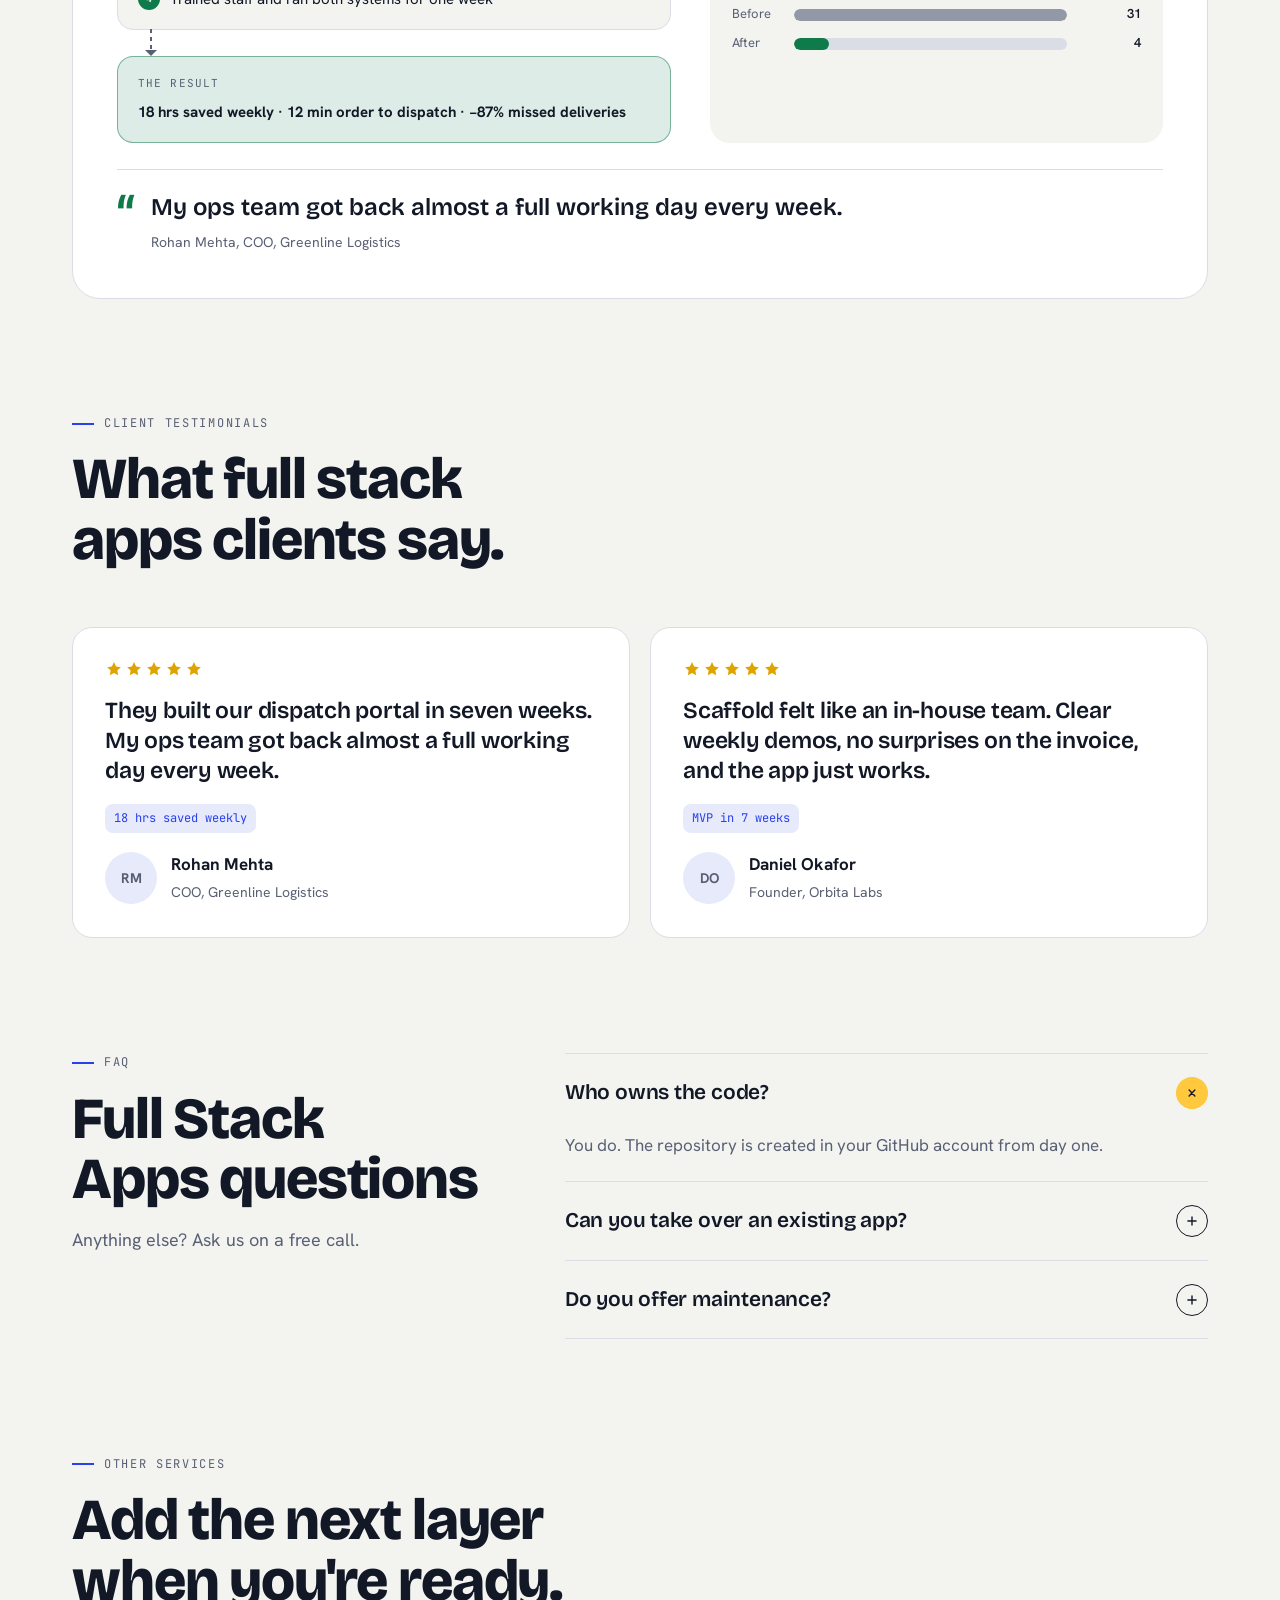
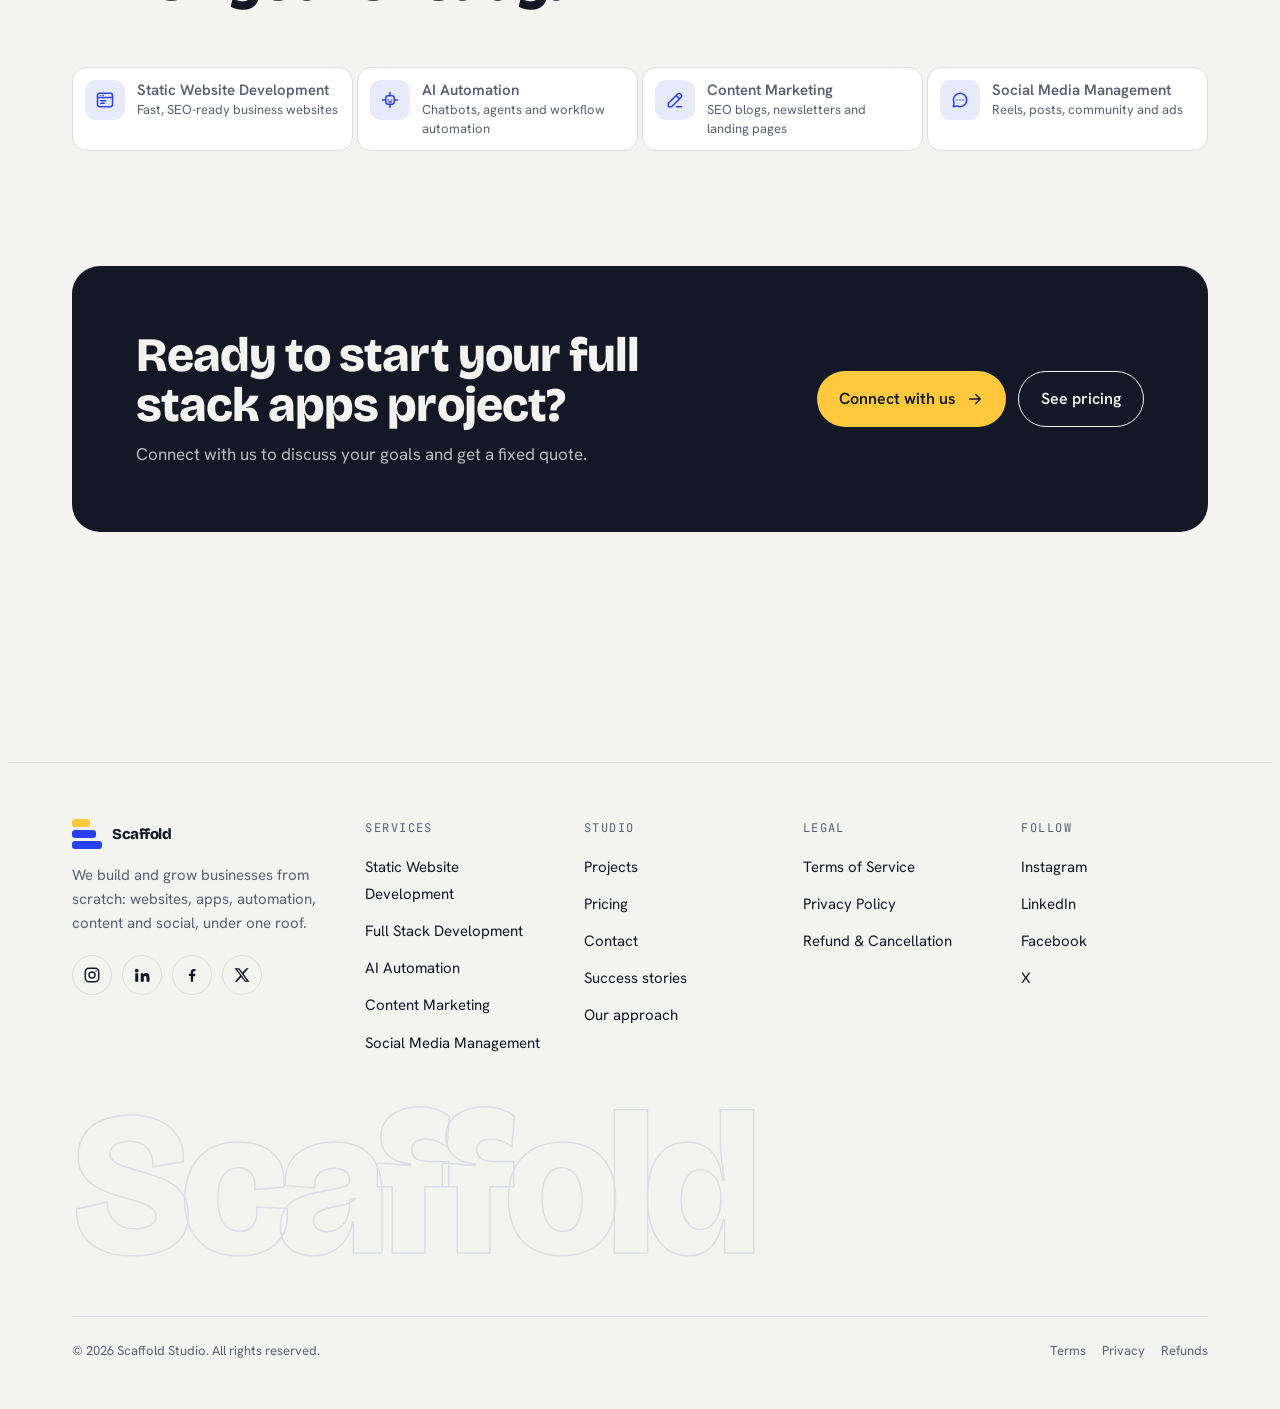
<file: full-stack-development.html>
<!doctype html>
<html lang="en">
<head>
<meta charset="utf-8">
<meta name="viewport" content="width=device-width,initial-scale=1,viewport-fit=cover">
<meta name="claude:viewport-fit-sides" content="cover">
<title>Full Stack Development · Scaffold Studio</title>
<meta name="description" content="Web apps, portals and SaaS products.">
<link rel="preconnect" href="https://fonts.googleapis.com">
<link rel="preconnect" href="https://fonts.gstatic.com" crossorigin>
<link rel="stylesheet" href="https://fonts.googleapis.com/css2?family=Bricolage+Grotesque:opsz,wght@12..96,400;12..96,600;12..96,800&family=Hanken+Grotesk:wght@400;500;600;700&family=JetBrains+Mono:wght@400;600&display=swap">
<link rel="stylesheet" href="styles.css">
</head>
<body>
<div id="app" data-page="service" data-service="fullstack"></div>
<noscript><p style="padding:24px">Please enable JavaScript to view this site.</p></noscript>
<script src="data.js"></script>
<script src="app.js"></script>
</body>
</html>
</file>
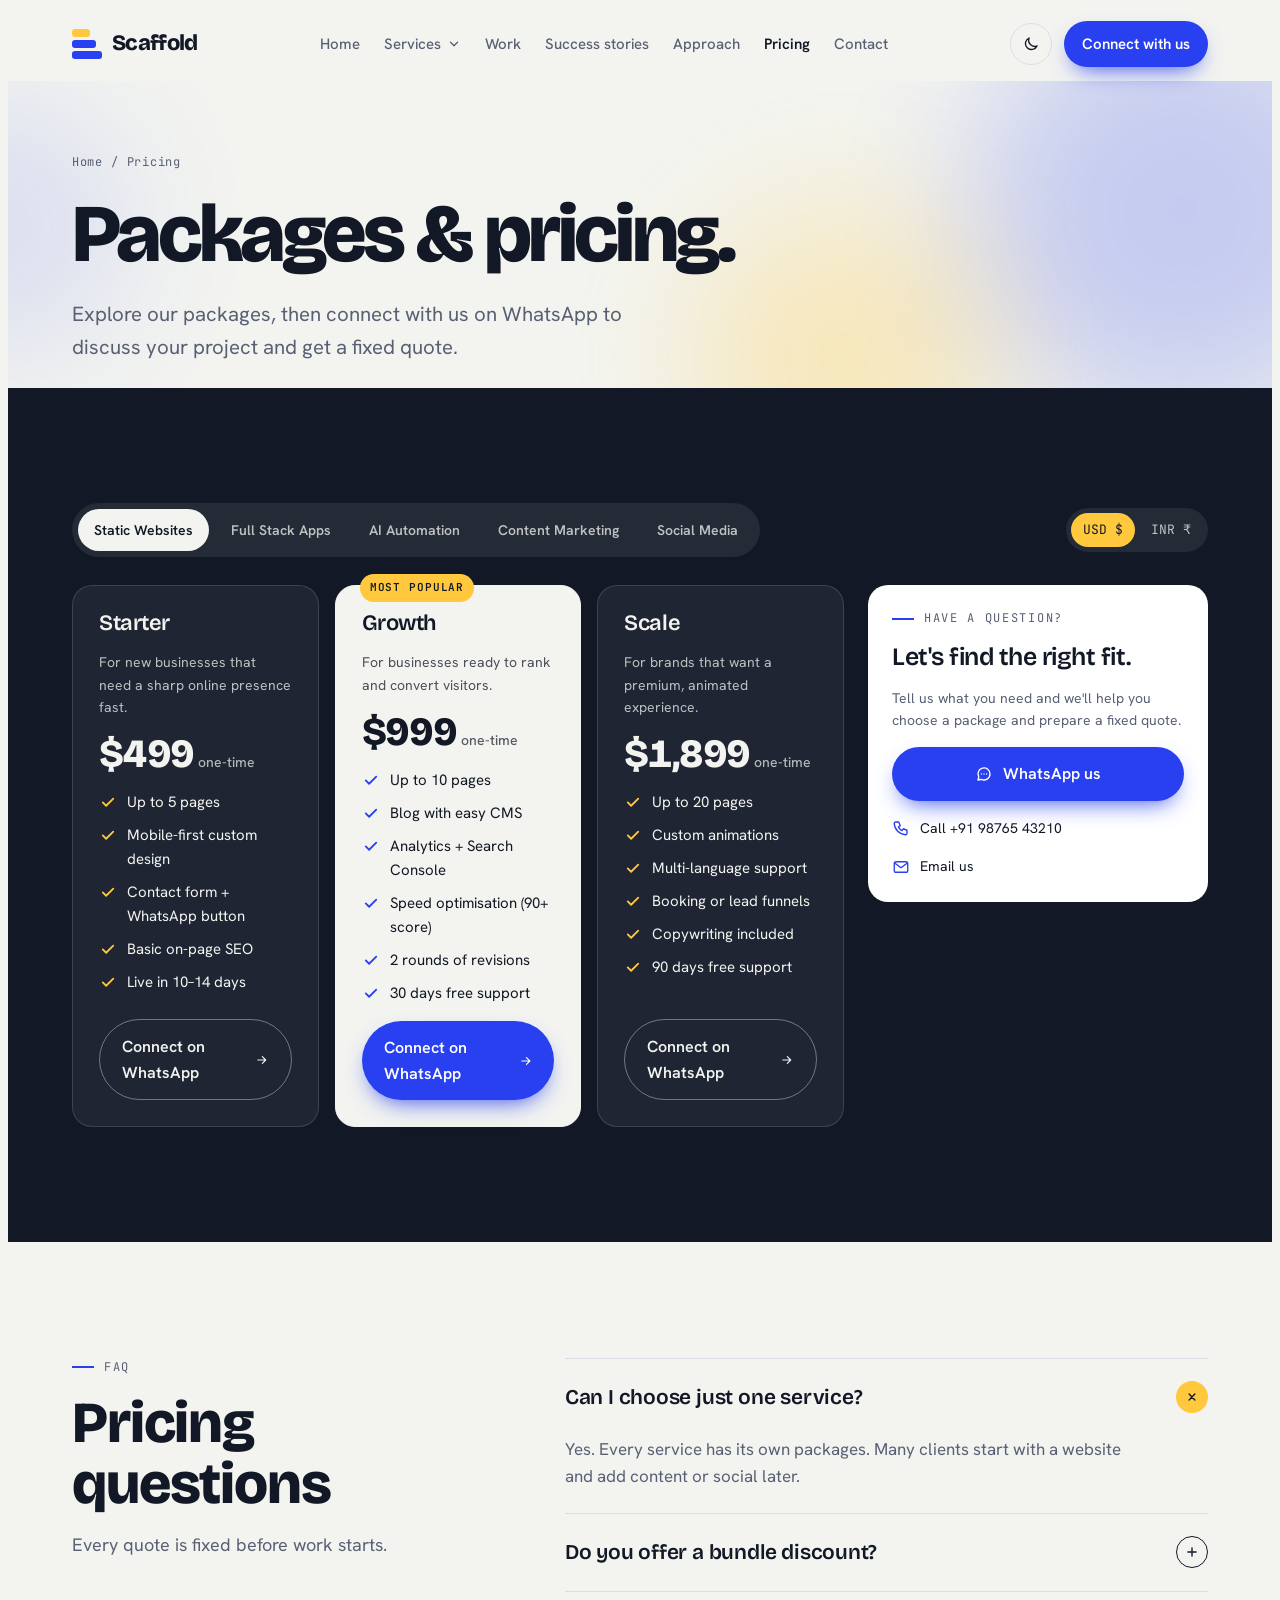
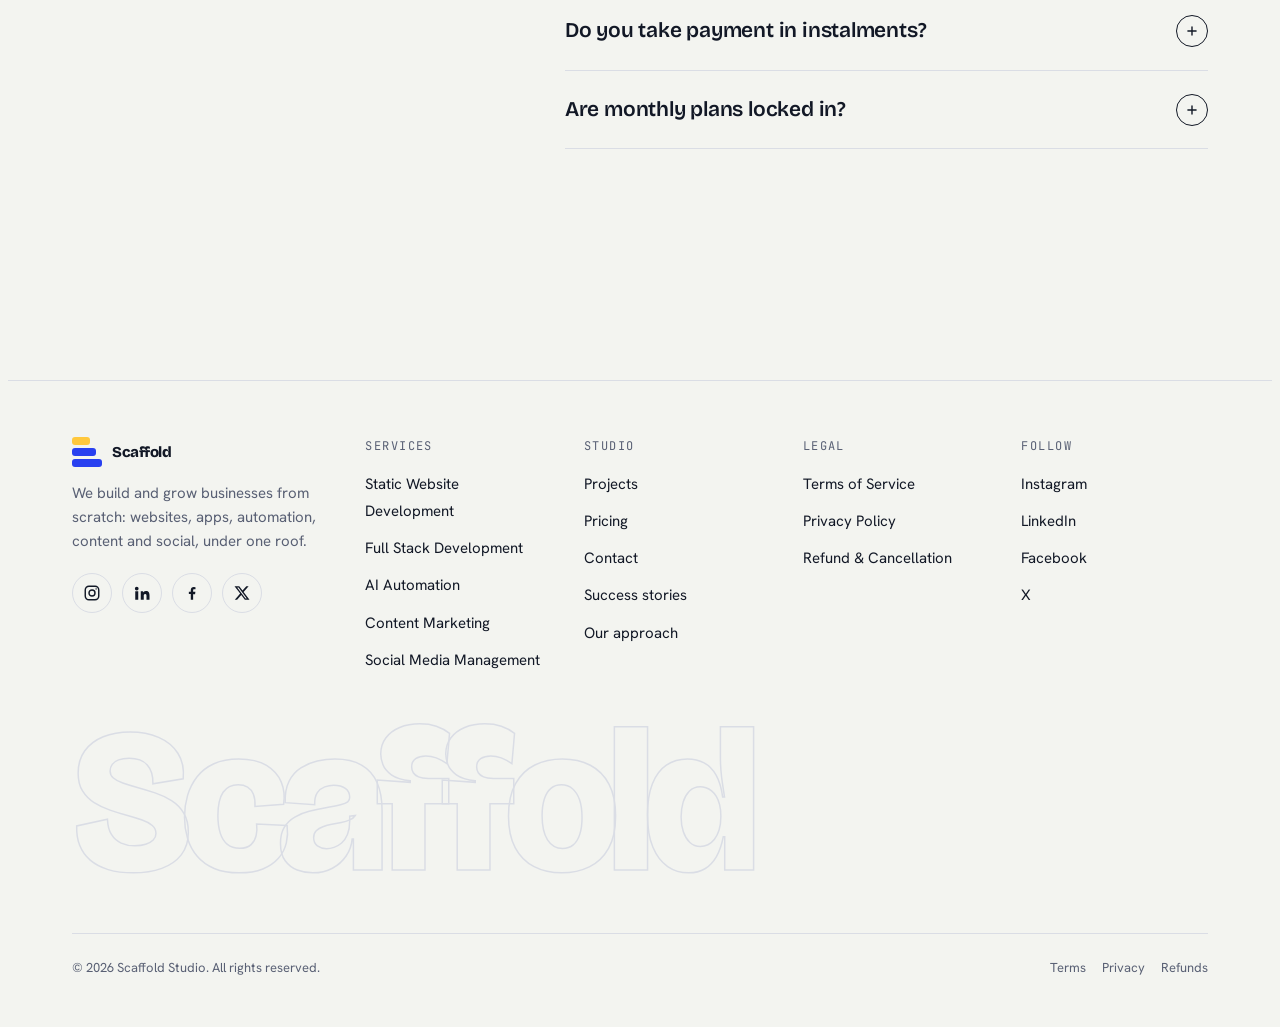
<file: pricing.html>
<!doctype html>
<html lang="en">
<head>
<meta charset="utf-8">
<meta name="viewport" content="width=device-width,initial-scale=1,viewport-fit=cover">
<meta name="claude:viewport-fit-sides" content="cover">
<title>Pricing · Scaffold Studio</title>
<meta name="description" content="Packages and pricing for every service.">
<link rel="preconnect" href="https://fonts.googleapis.com">
<link rel="preconnect" href="https://fonts.gstatic.com" crossorigin>
<link rel="stylesheet" href="https://fonts.googleapis.com/css2?family=Bricolage+Grotesque:opsz,wght@12..96,400;12..96,600;12..96,800&family=Hanken+Grotesk:wght@400;500;600;700&family=JetBrains+Mono:wght@400;600&display=swap">
<link rel="stylesheet" href="styles.css">
</head>
<body>
<div id="app" data-page="pricing"></div>
<noscript><p style="padding:24px">Please enable JavaScript to view this site.</p></noscript>
<script src="data.js"></script>
<script src="app.js"></script>
</body>
</html>
</file>
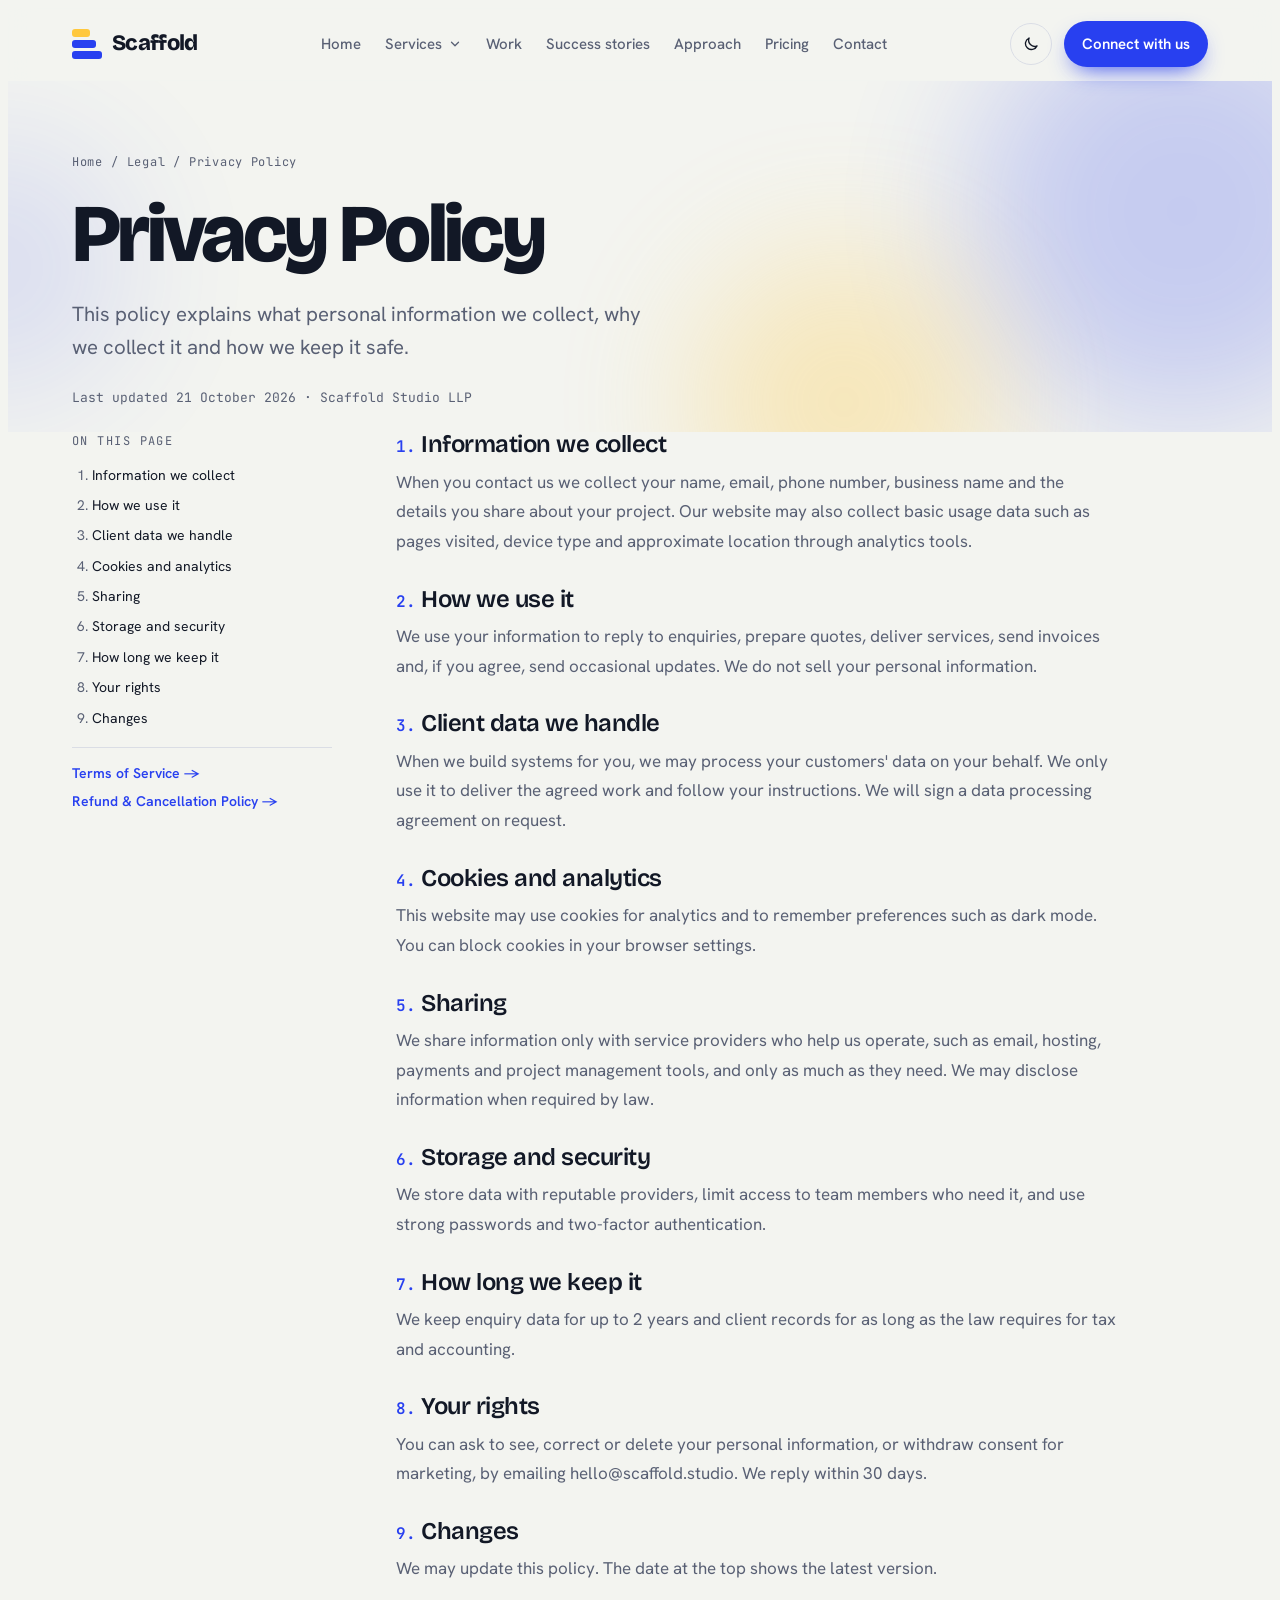
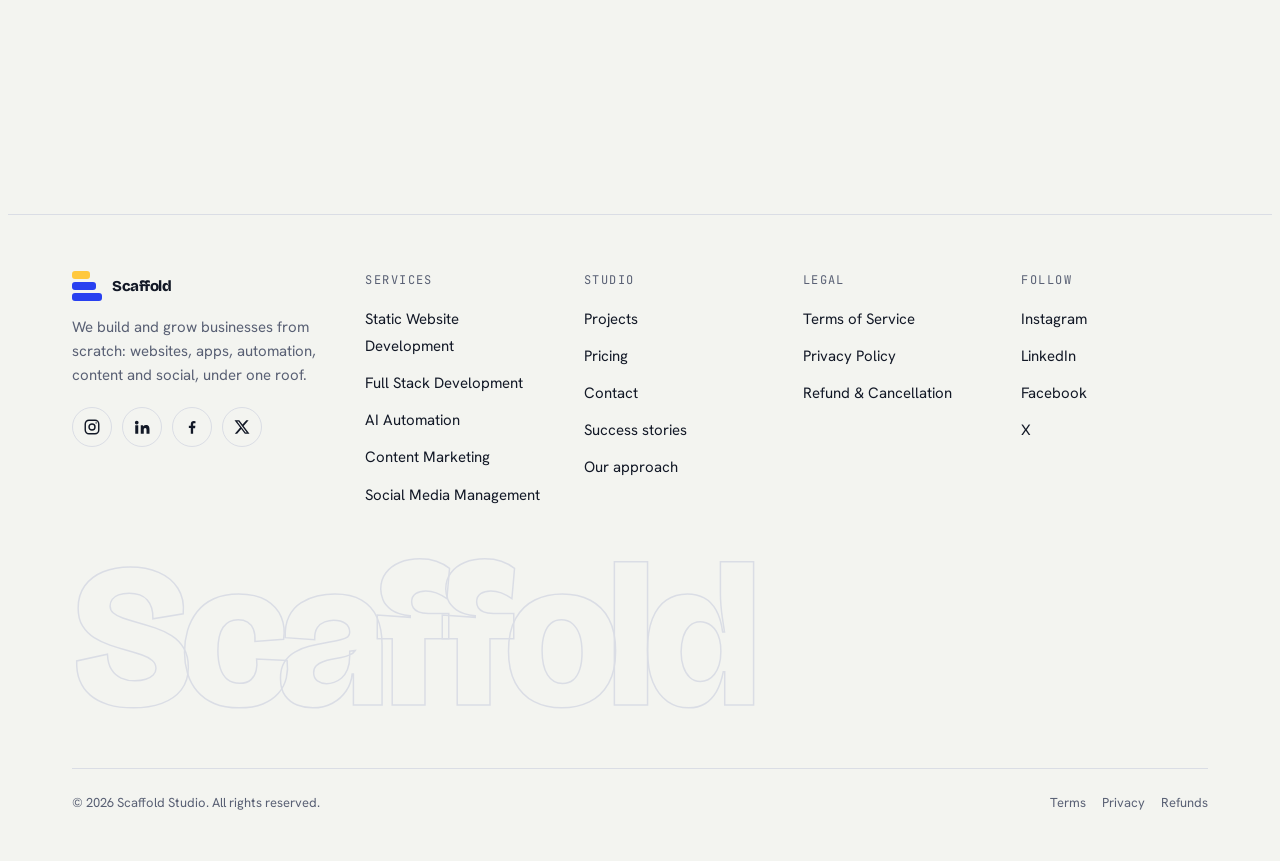
<file: privacy.html>
<!doctype html>
<html lang="en">
<head>
<meta charset="utf-8">
<meta name="viewport" content="width=device-width,initial-scale=1,viewport-fit=cover">
<meta name="claude:viewport-fit-sides" content="cover">
<title>Privacy Policy · Scaffold Studio</title>
<meta name="description" content="Privacy Policy.">
<link rel="preconnect" href="https://fonts.googleapis.com">
<link rel="preconnect" href="https://fonts.gstatic.com" crossorigin>
<link rel="stylesheet" href="https://fonts.googleapis.com/css2?family=Bricolage+Grotesque:opsz,wght@12..96,400;12..96,600;12..96,800&family=Hanken+Grotesk:wght@400;500;600;700&family=JetBrains+Mono:wght@400;600&display=swap">
<link rel="stylesheet" href="styles.css">
</head>
<body>
<div id="app" data-page="legal" data-doc="privacy"></div>
<noscript><p style="padding:24px">Please enable JavaScript to view this site.</p></noscript>
<script src="data.js"></script>
<script src="app.js"></script>
</body>
</html>
</file>
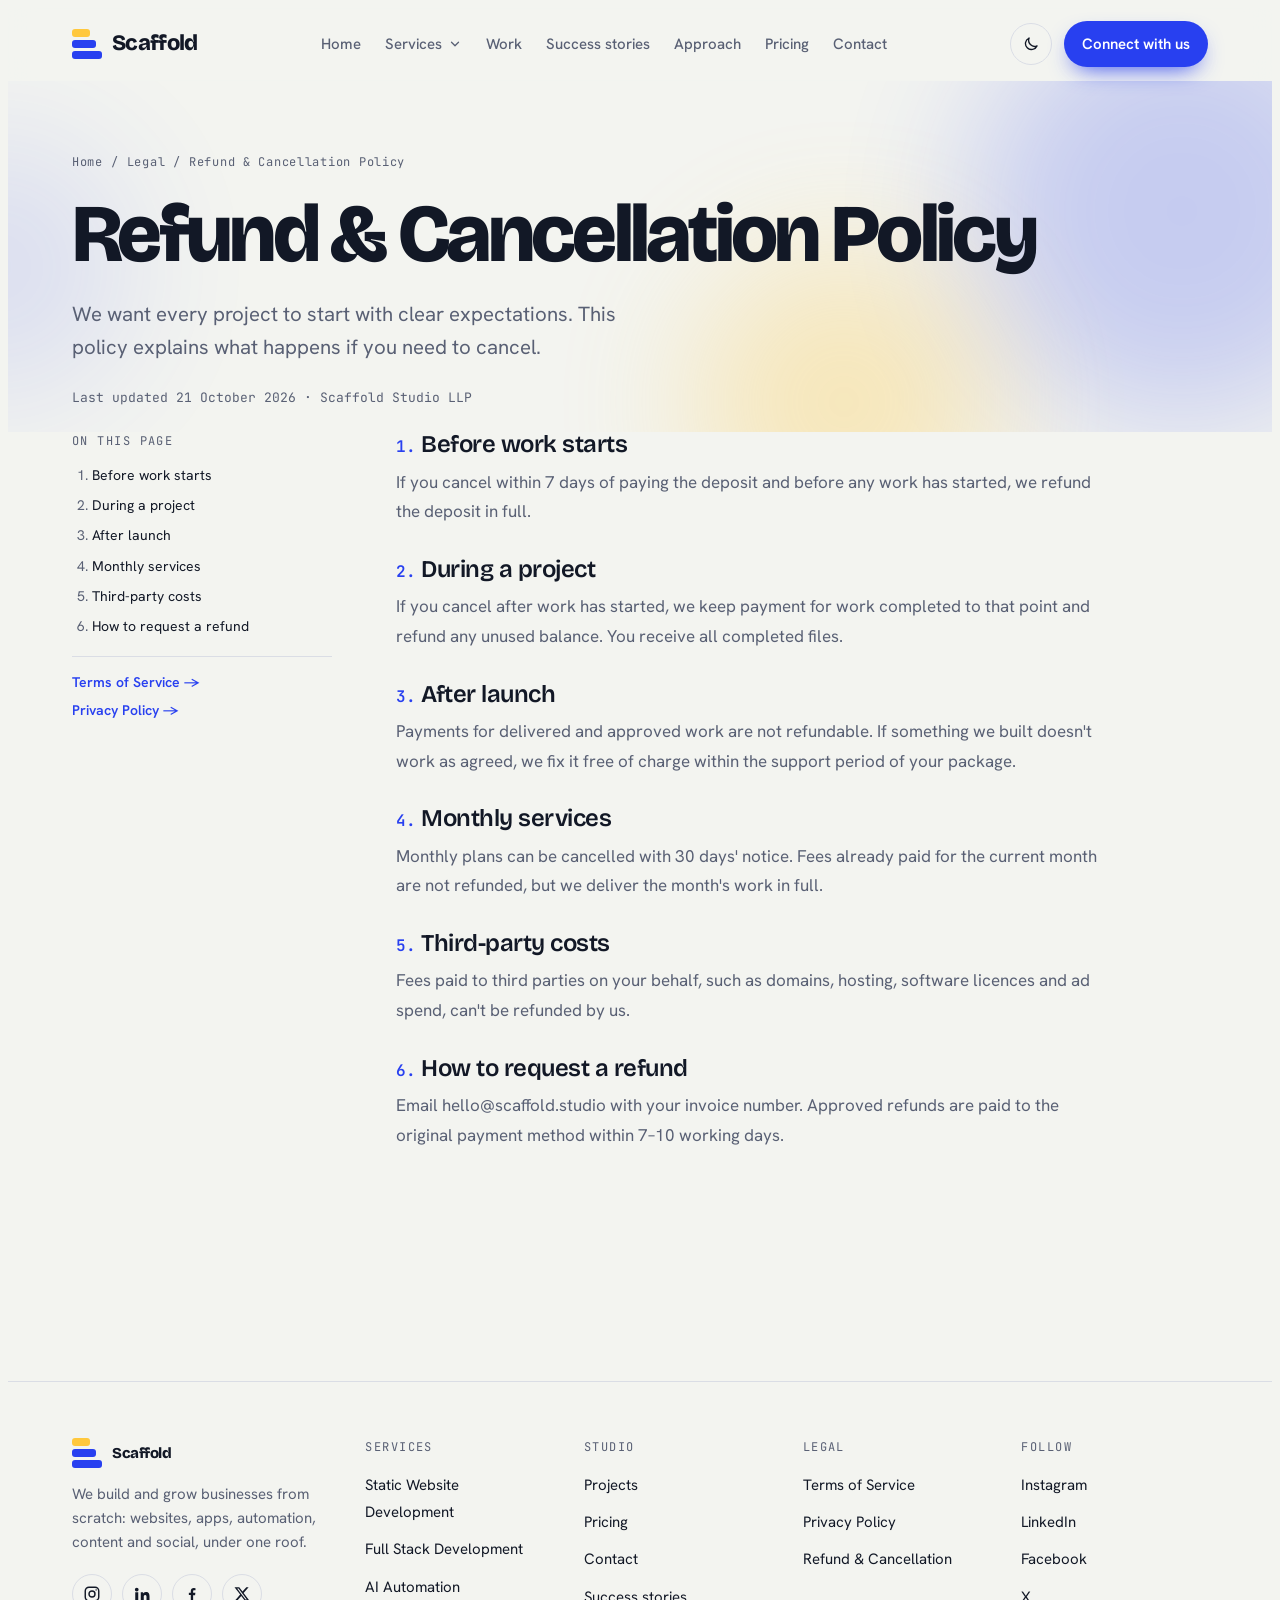
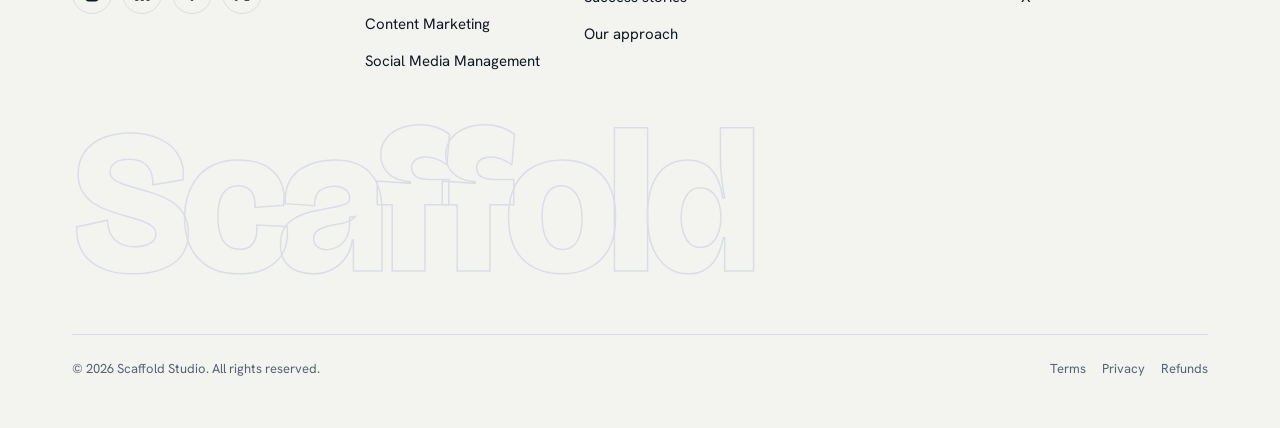
<file: refund.html>
<!doctype html>
<html lang="en">
<head>
<meta charset="utf-8">
<meta name="viewport" content="width=device-width,initial-scale=1,viewport-fit=cover">
<meta name="claude:viewport-fit-sides" content="cover">
<title>Refund & Cancellation Policy · Scaffold Studio</title>
<meta name="description" content="Refund and cancellation policy.">
<link rel="preconnect" href="https://fonts.googleapis.com">
<link rel="preconnect" href="https://fonts.gstatic.com" crossorigin>
<link rel="stylesheet" href="https://fonts.googleapis.com/css2?family=Bricolage+Grotesque:opsz,wght@12..96,400;12..96,600;12..96,800&family=Hanken+Grotesk:wght@400;500;600;700&family=JetBrains+Mono:wght@400;600&display=swap">
<link rel="stylesheet" href="styles.css">
</head>
<body>
<div id="app" data-page="legal" data-doc="refund"></div>
<noscript><p style="padding:24px">Please enable JavaScript to view this site.</p></noscript>
<script src="data.js"></script>
<script src="app.js"></script>
</body>
</html>
</file>
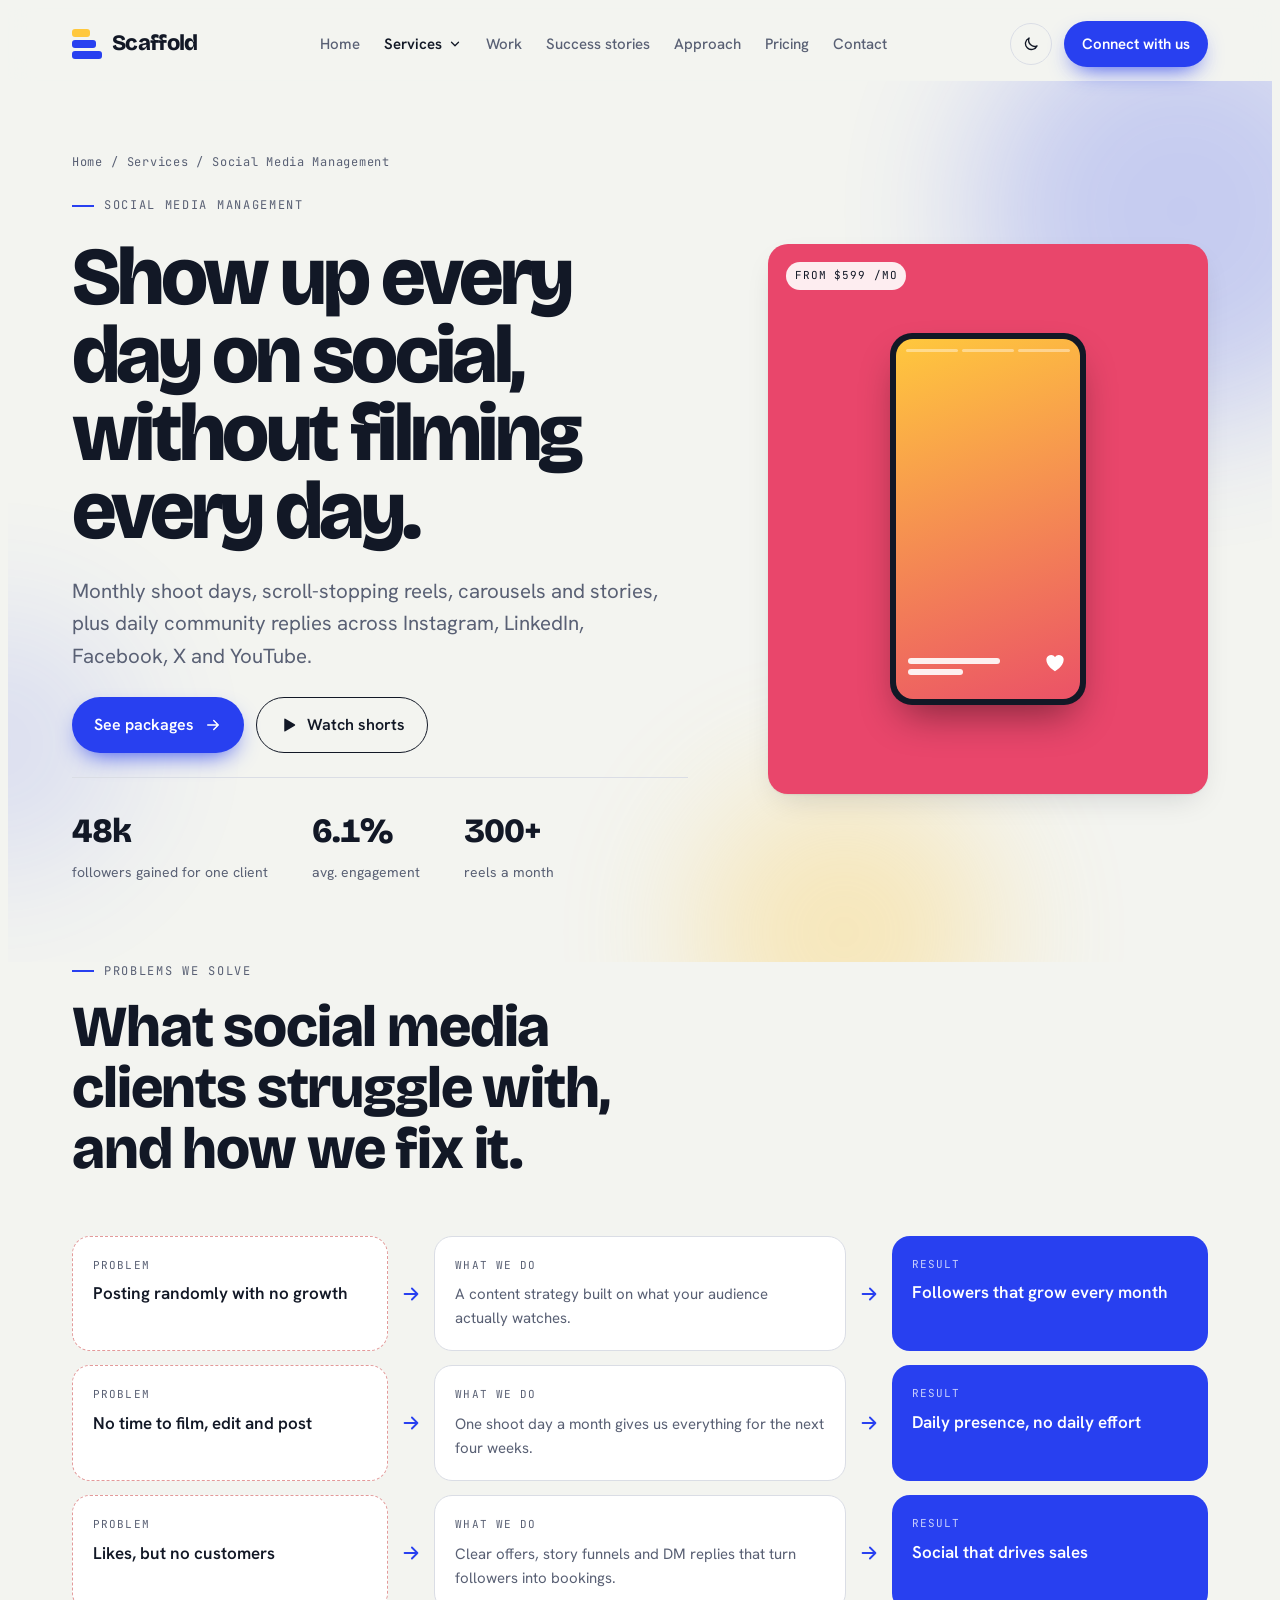
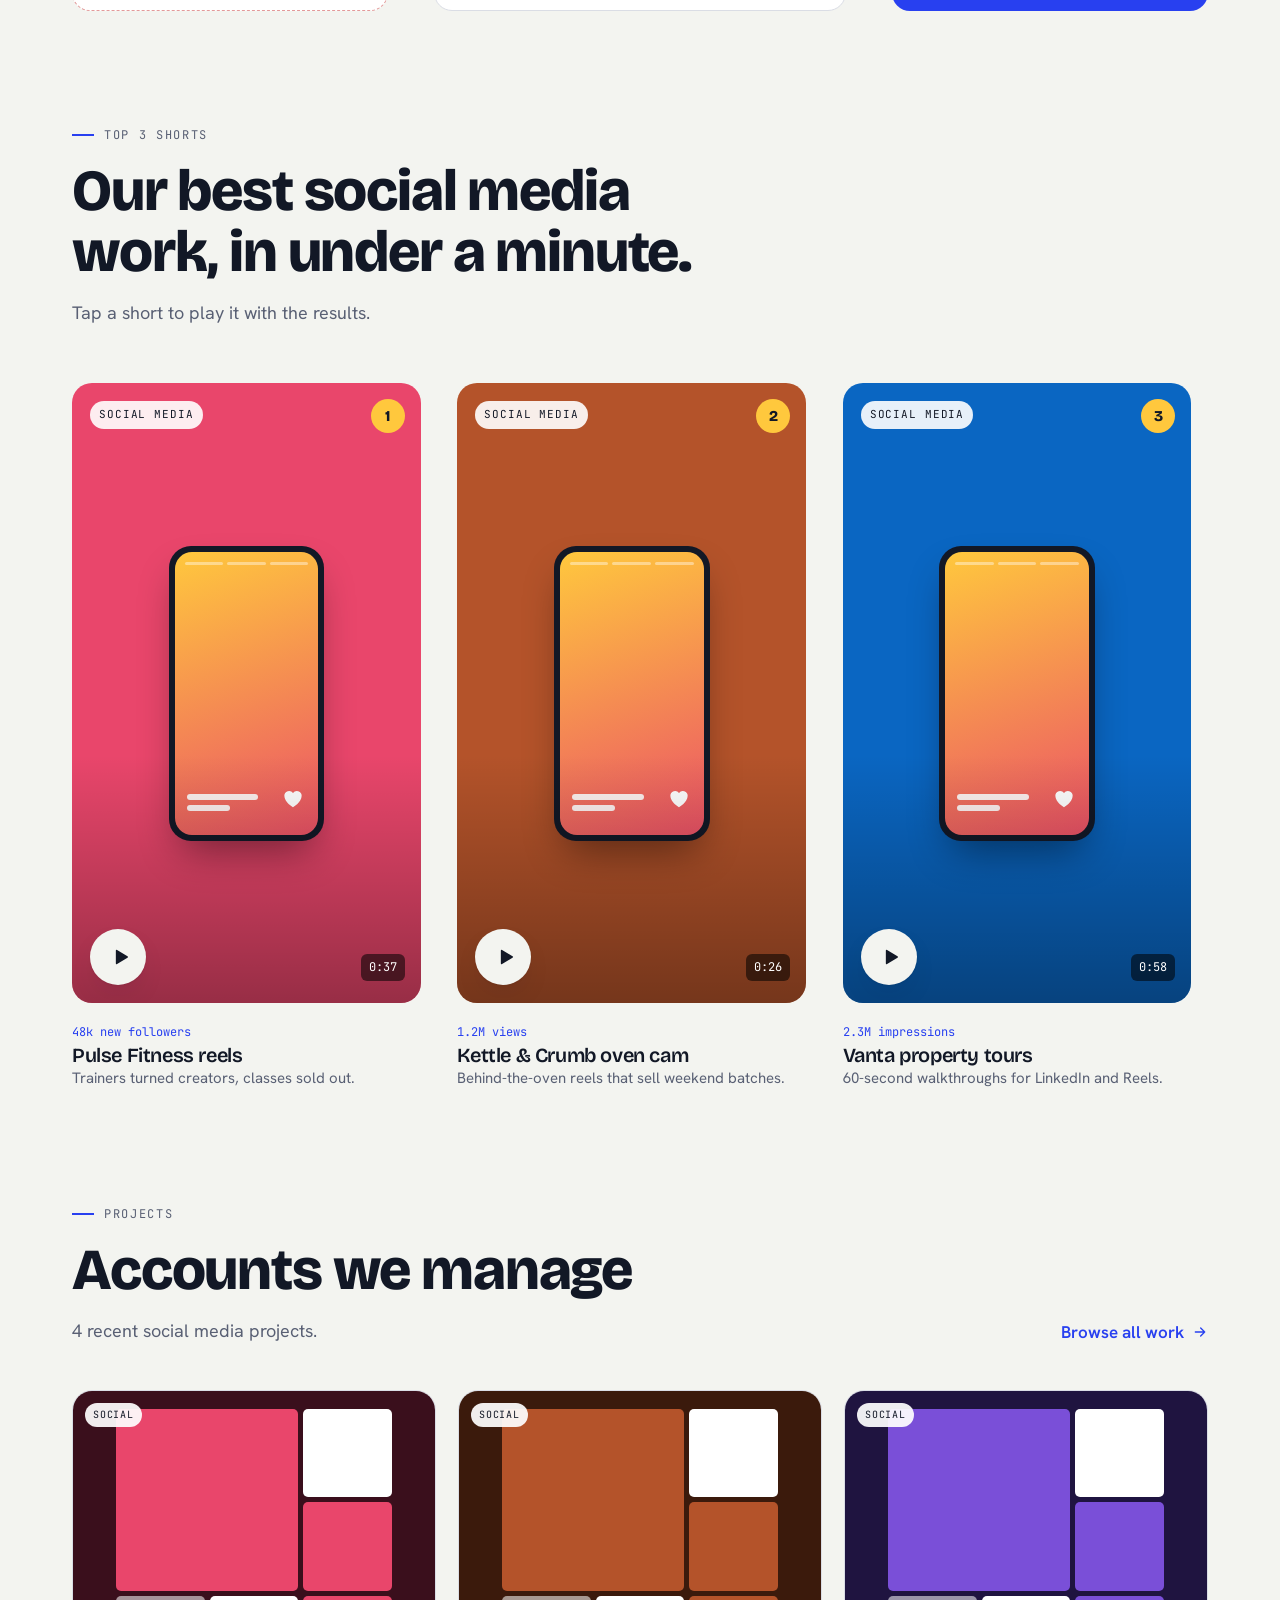
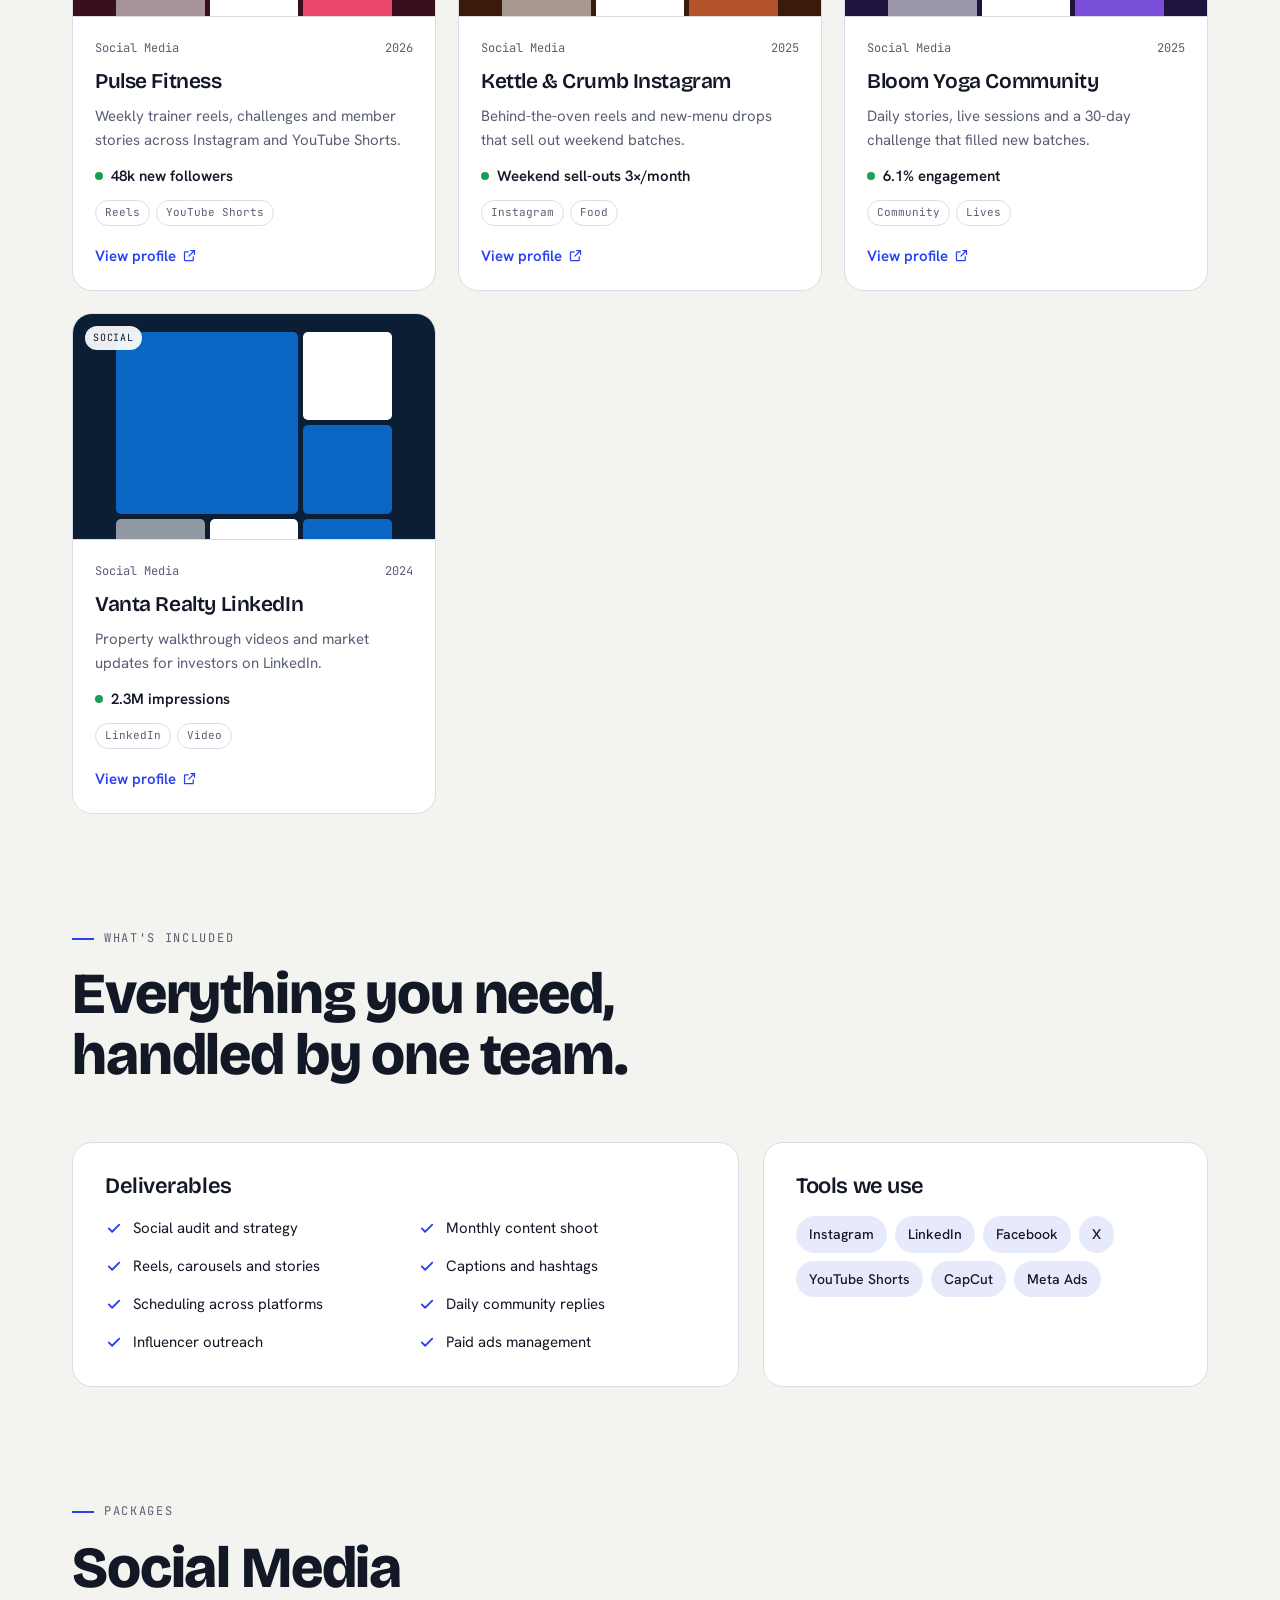
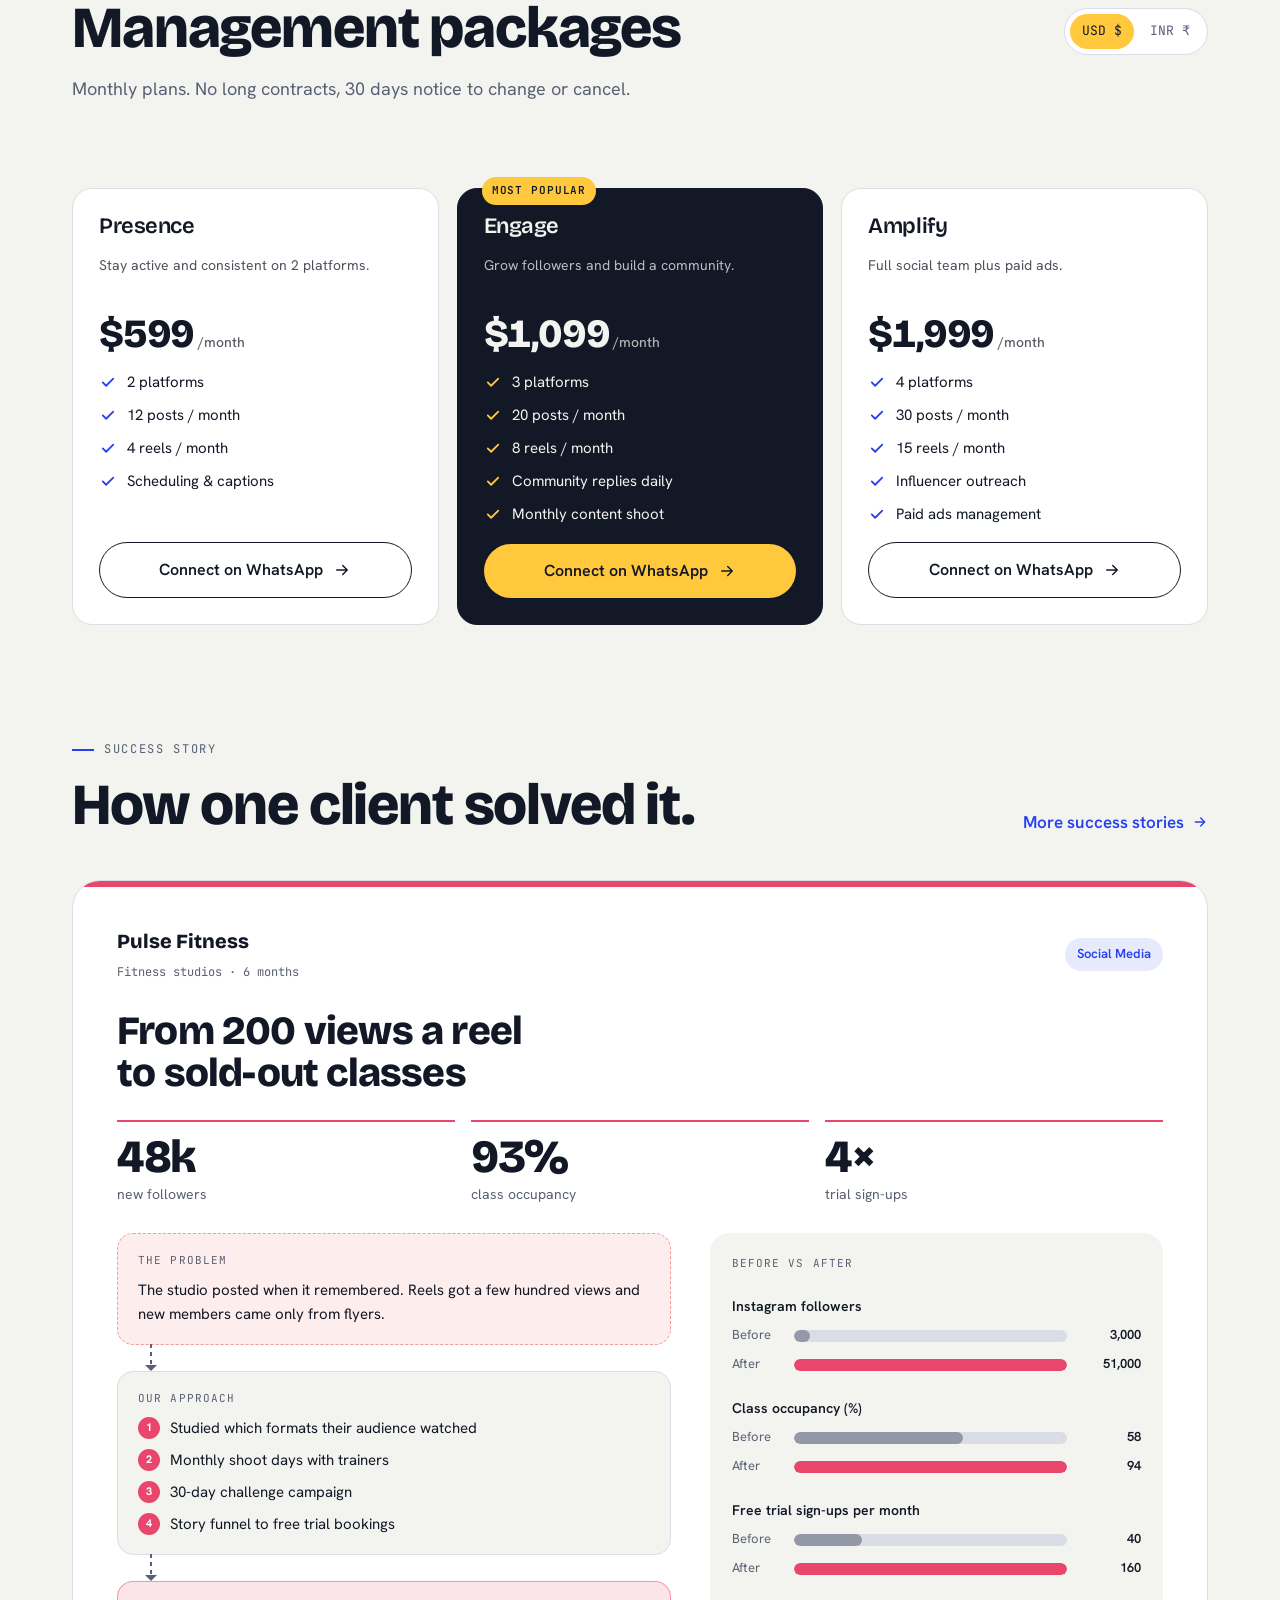
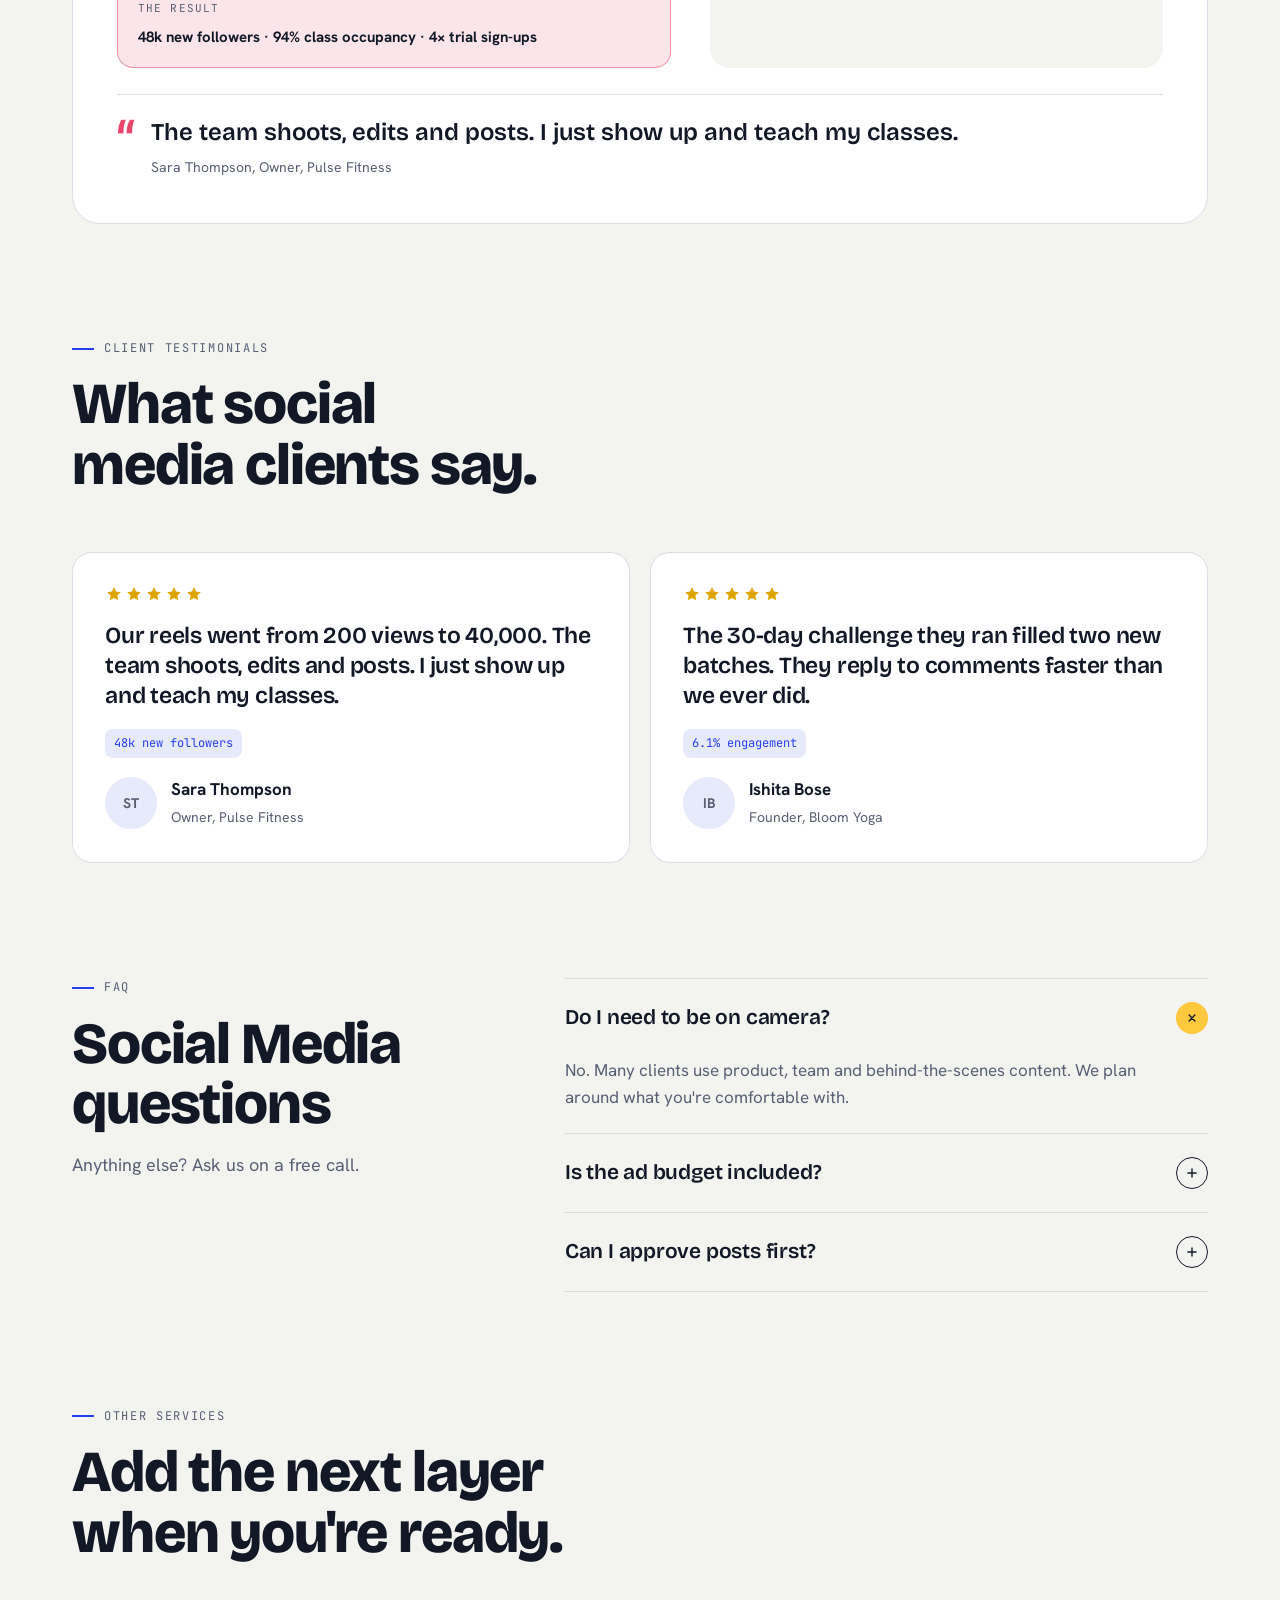
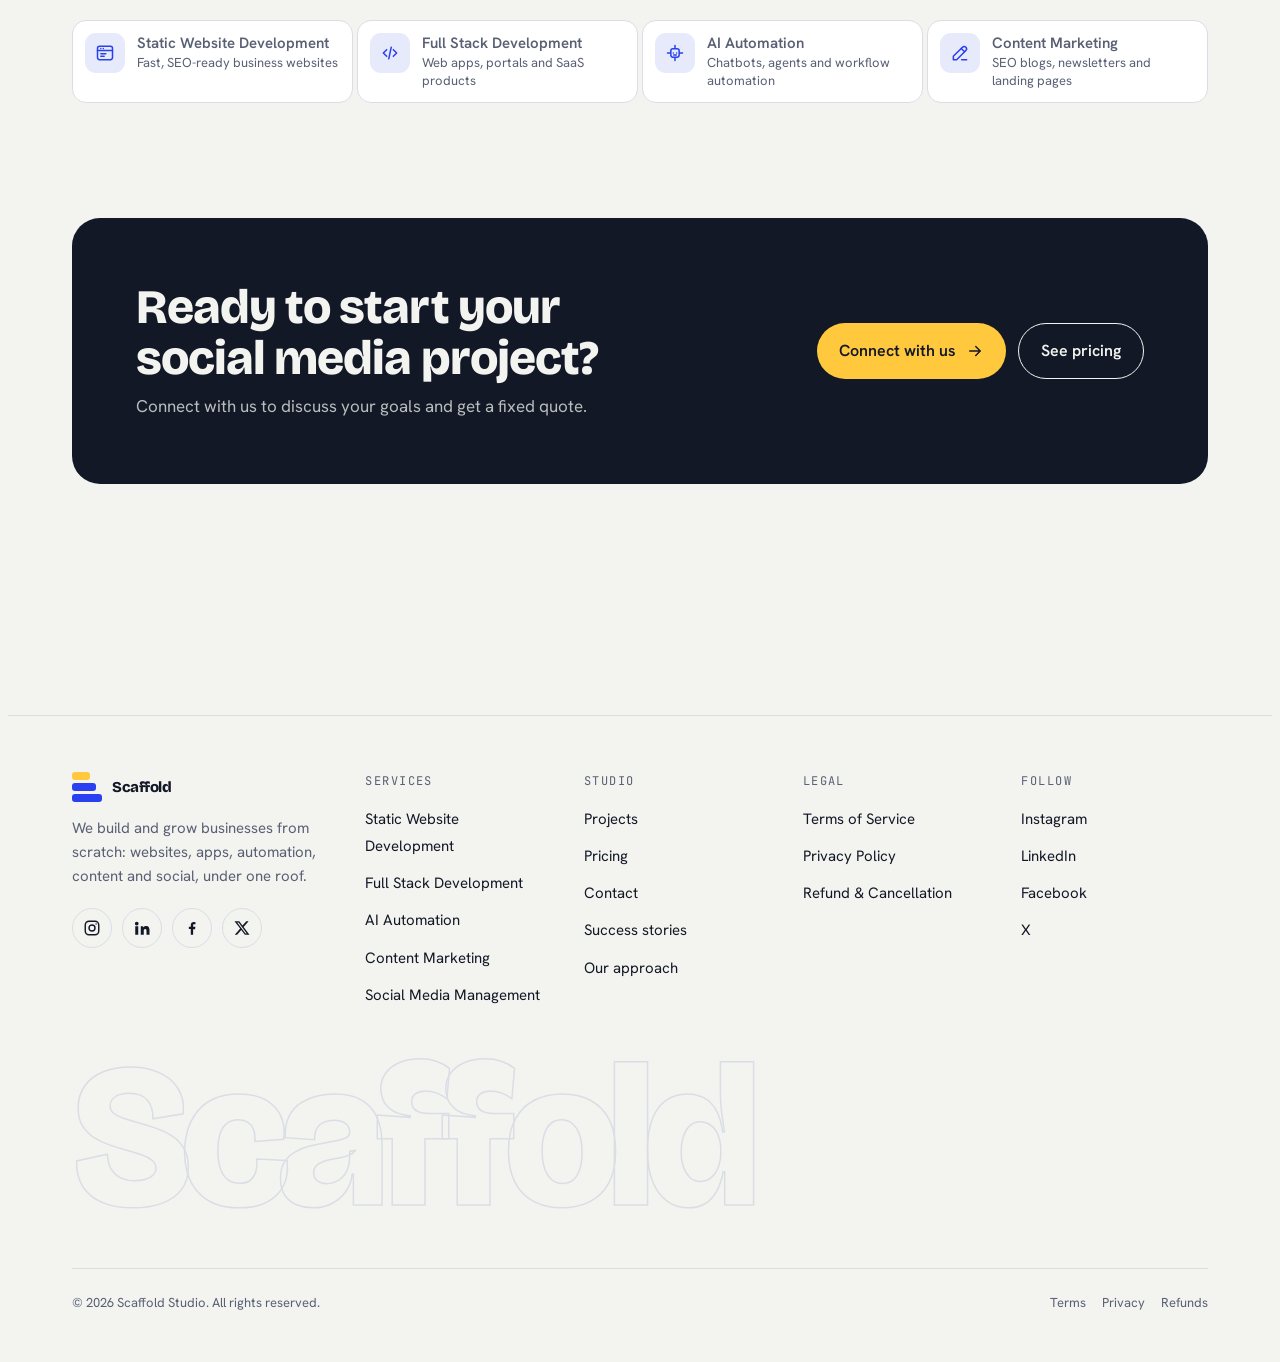
<file: social-media.html>
<!doctype html>
<html lang="en">
<head>
<meta charset="utf-8">
<meta name="viewport" content="width=device-width,initial-scale=1,viewport-fit=cover">
<meta name="claude:viewport-fit-sides" content="cover">
<title>Social Media Management · Scaffold Studio</title>
<meta name="description" content="Reels, posts, community and ads.">
<link rel="preconnect" href="https://fonts.googleapis.com">
<link rel="preconnect" href="https://fonts.gstatic.com" crossorigin>
<link rel="stylesheet" href="https://fonts.googleapis.com/css2?family=Bricolage+Grotesque:opsz,wght@12..96,400;12..96,600;12..96,800&family=Hanken+Grotesk:wght@400;500;600;700&family=JetBrains+Mono:wght@400;600&display=swap">
<link rel="stylesheet" href="styles.css">
</head>
<body>
<div id="app" data-page="service" data-service="social"></div>
<noscript><p style="padding:24px">Please enable JavaScript to view this site.</p></noscript>
<script src="data.js"></script>
<script src="app.js"></script>
</body>
</html>
</file>
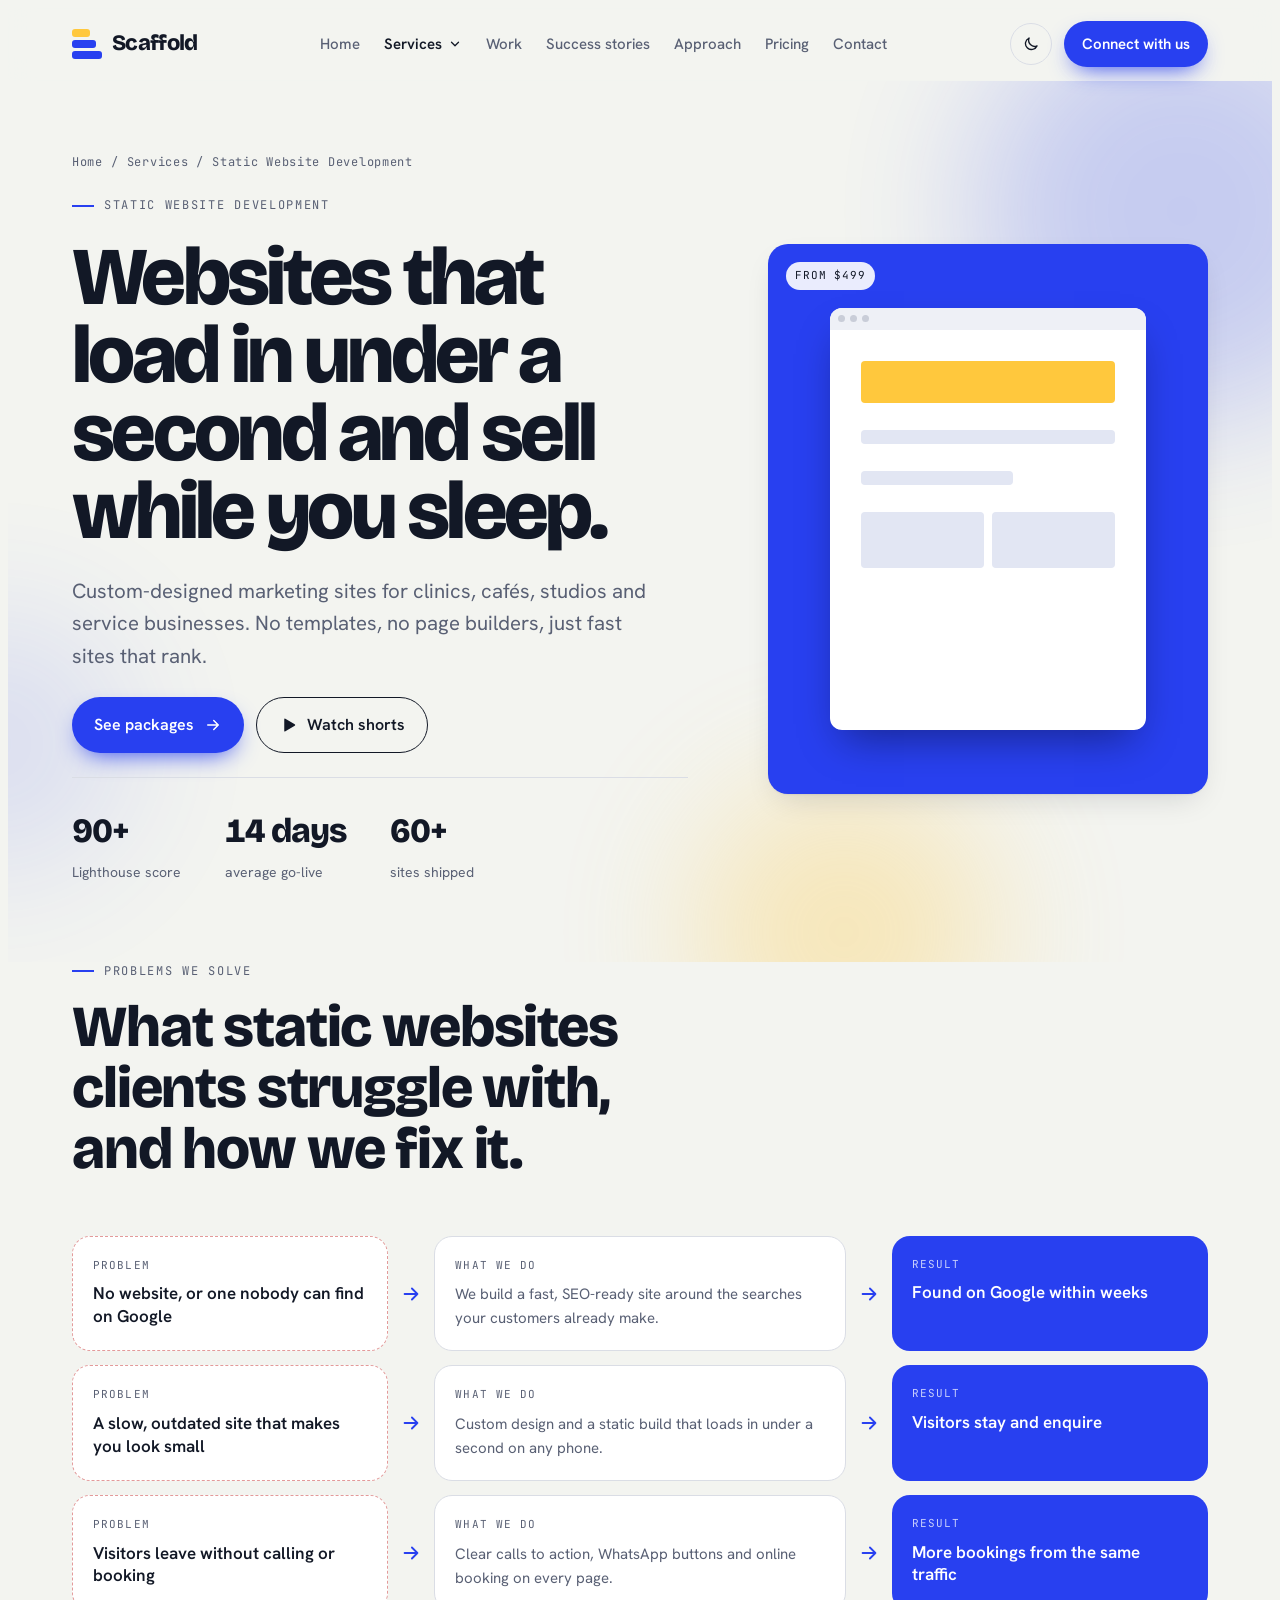
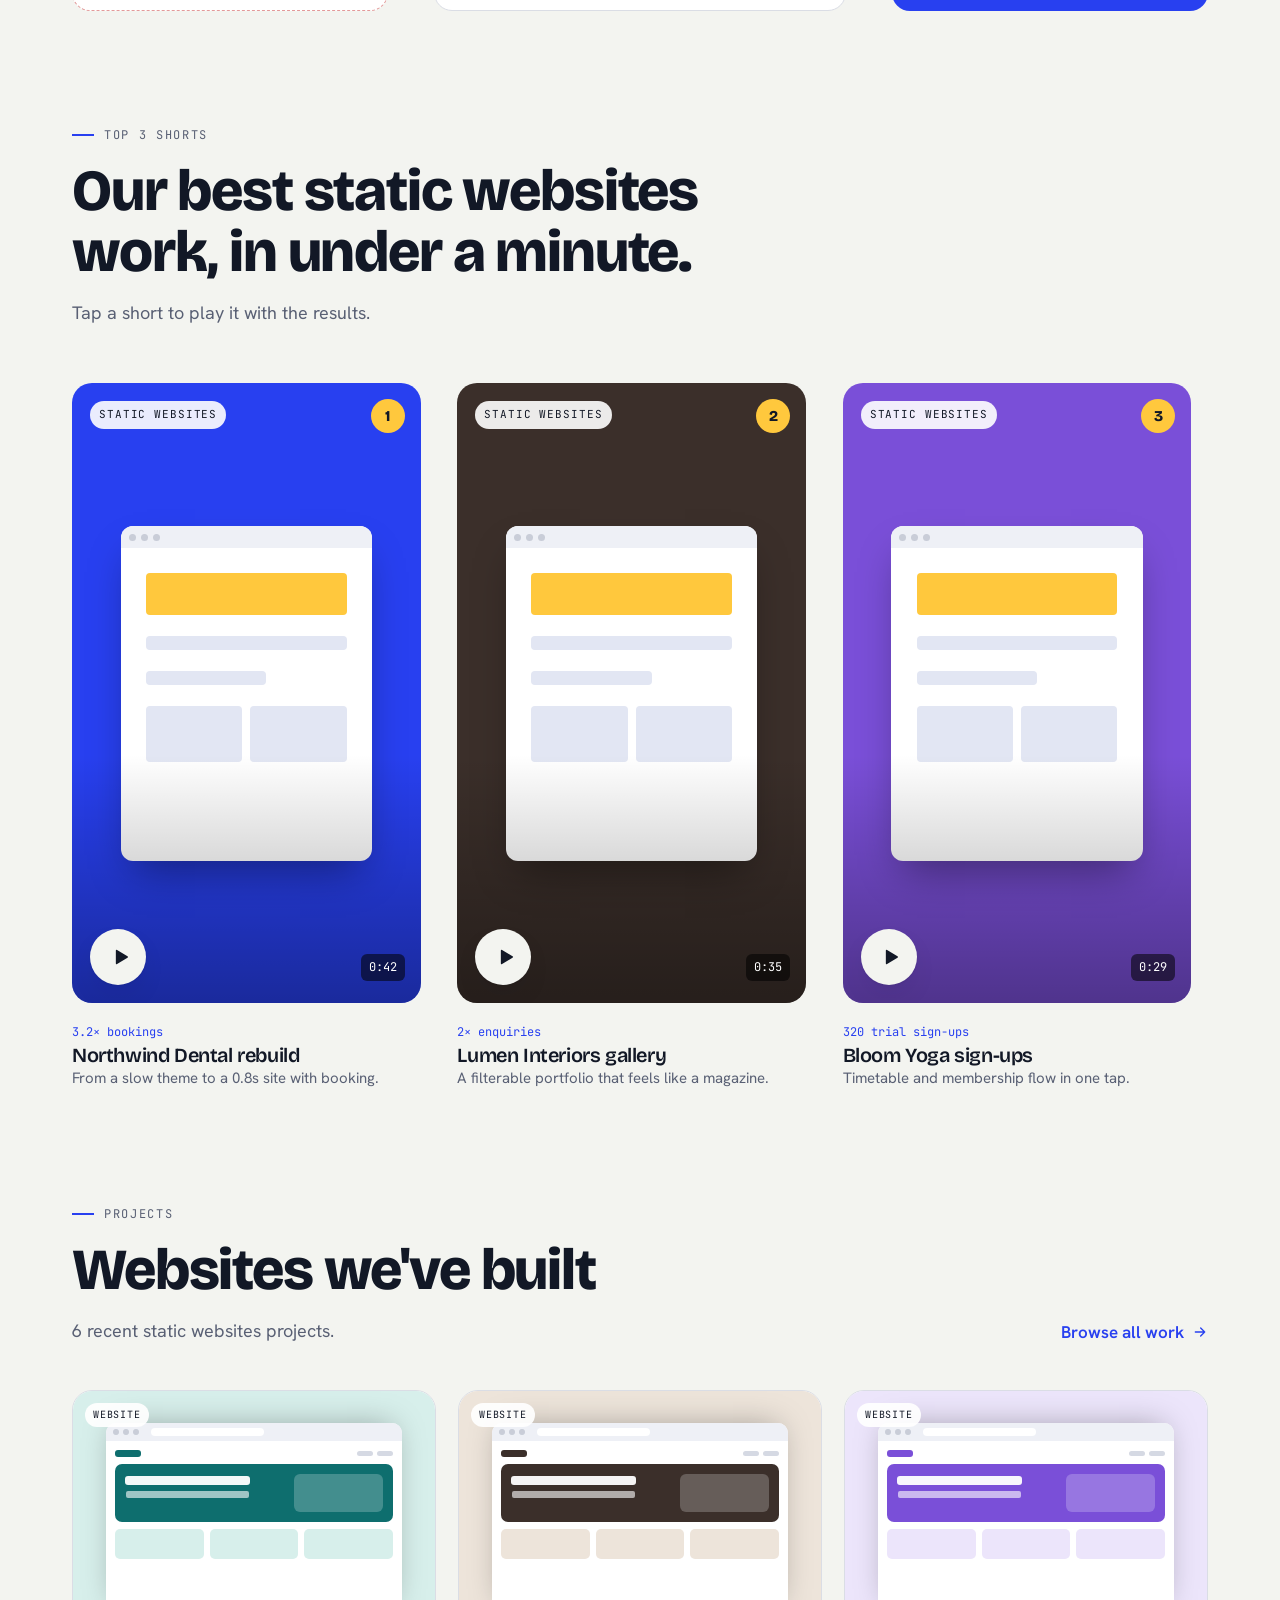
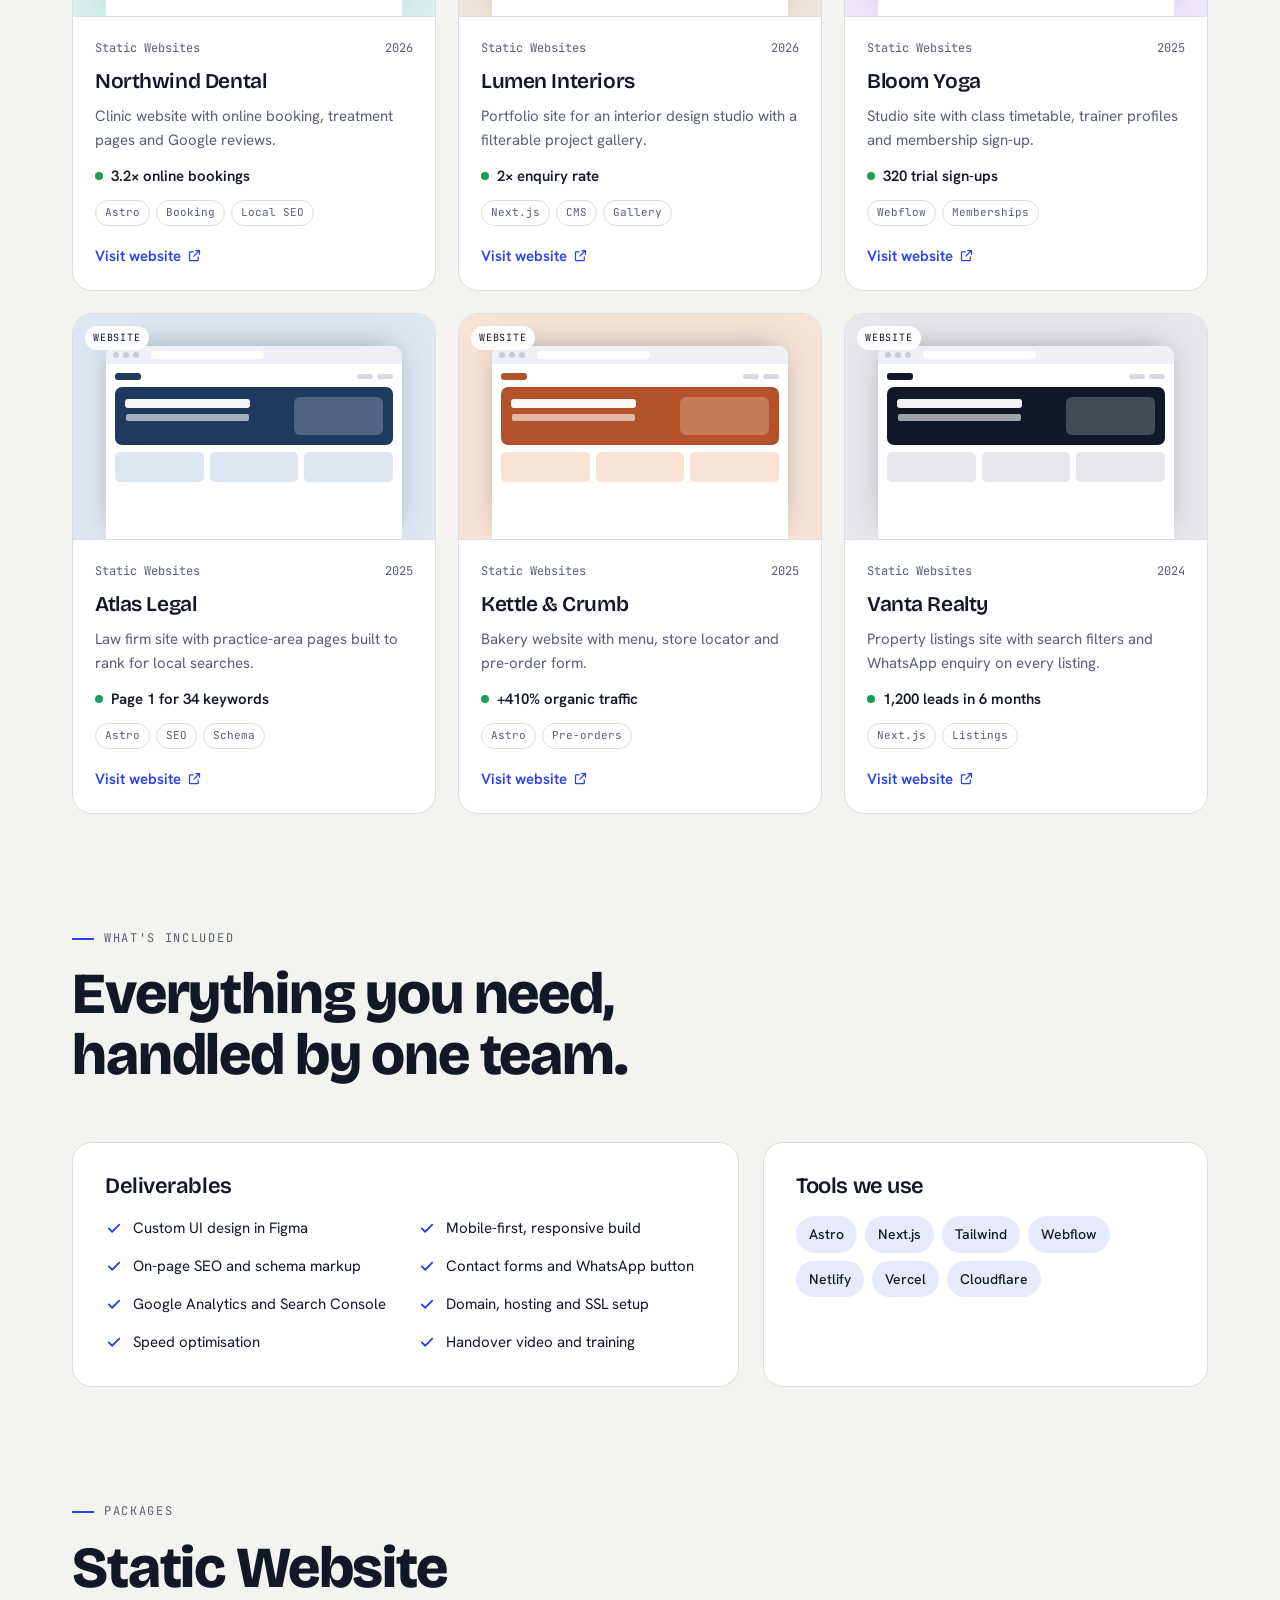
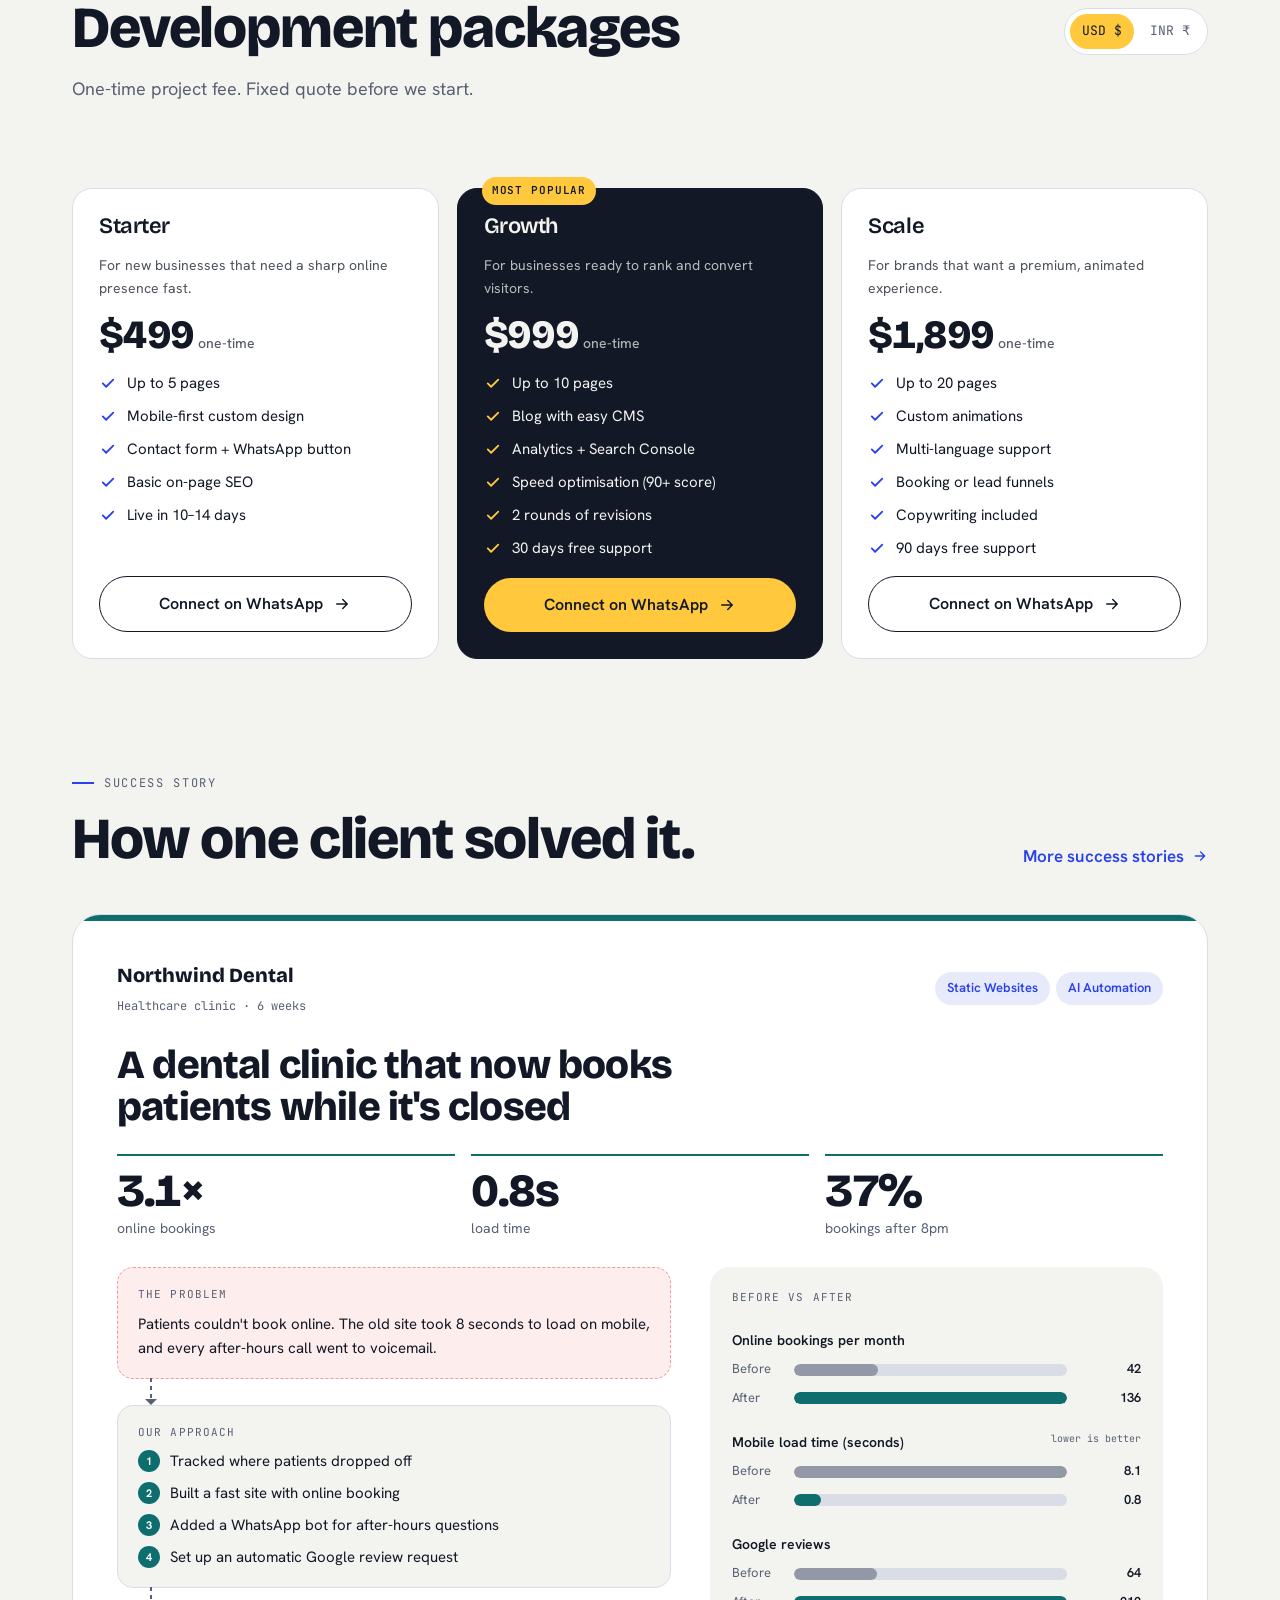
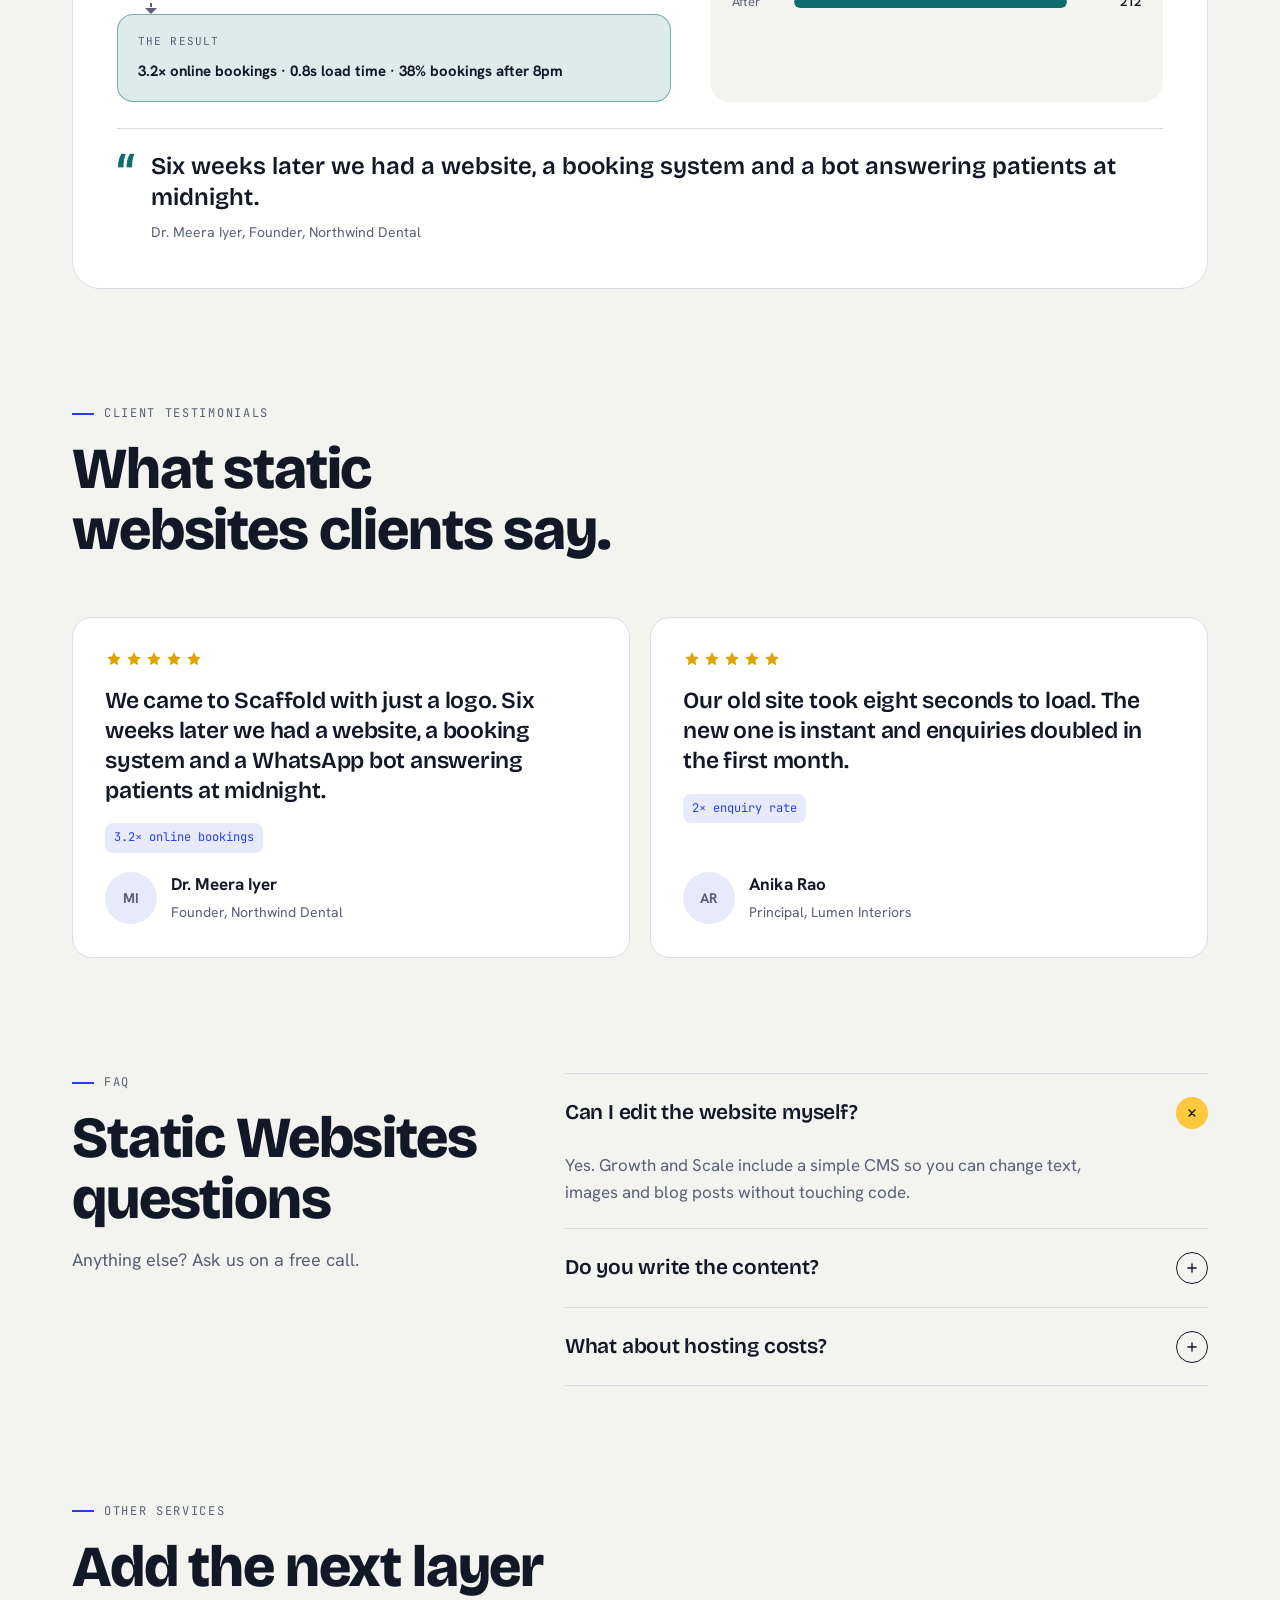
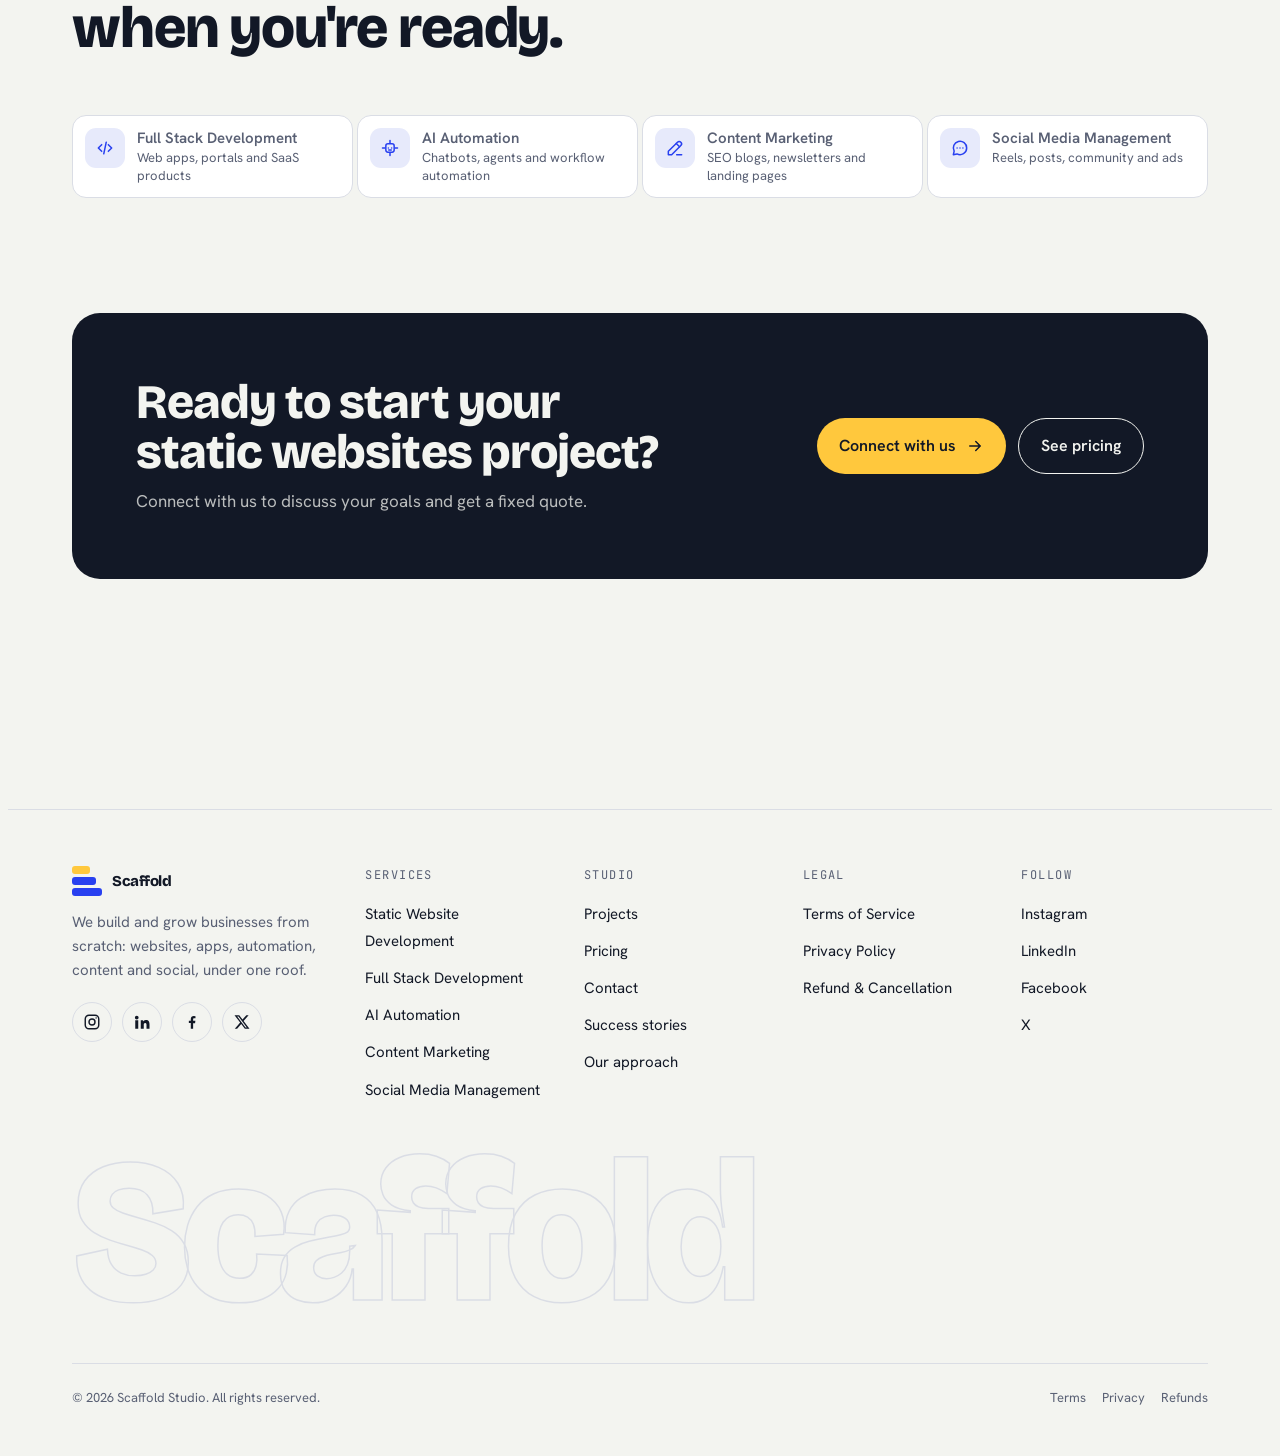
<file: static-websites.html>
<!doctype html>
<html lang="en">
<head>
<meta charset="utf-8">
<meta name="viewport" content="width=device-width,initial-scale=1,viewport-fit=cover">
<meta name="claude:viewport-fit-sides" content="cover">
<title>Static Website Development · Scaffold Studio</title>
<meta name="description" content="Fast, SEO-ready business websites.">
<link rel="preconnect" href="https://fonts.googleapis.com">
<link rel="preconnect" href="https://fonts.gstatic.com" crossorigin>
<link rel="stylesheet" href="https://fonts.googleapis.com/css2?family=Bricolage+Grotesque:opsz,wght@12..96,400;12..96,600;12..96,800&family=Hanken+Grotesk:wght@400;500;600;700&family=JetBrains+Mono:wght@400;600&display=swap">
<link rel="stylesheet" href="styles.css">
</head>
<body>
<div id="app" data-page="service" data-service="web"></div>
<noscript><p style="padding:24px">Please enable JavaScript to view this site.</p></noscript>
<script src="data.js"></script>
<script src="app.js"></script>
</body>
</html>
</file>
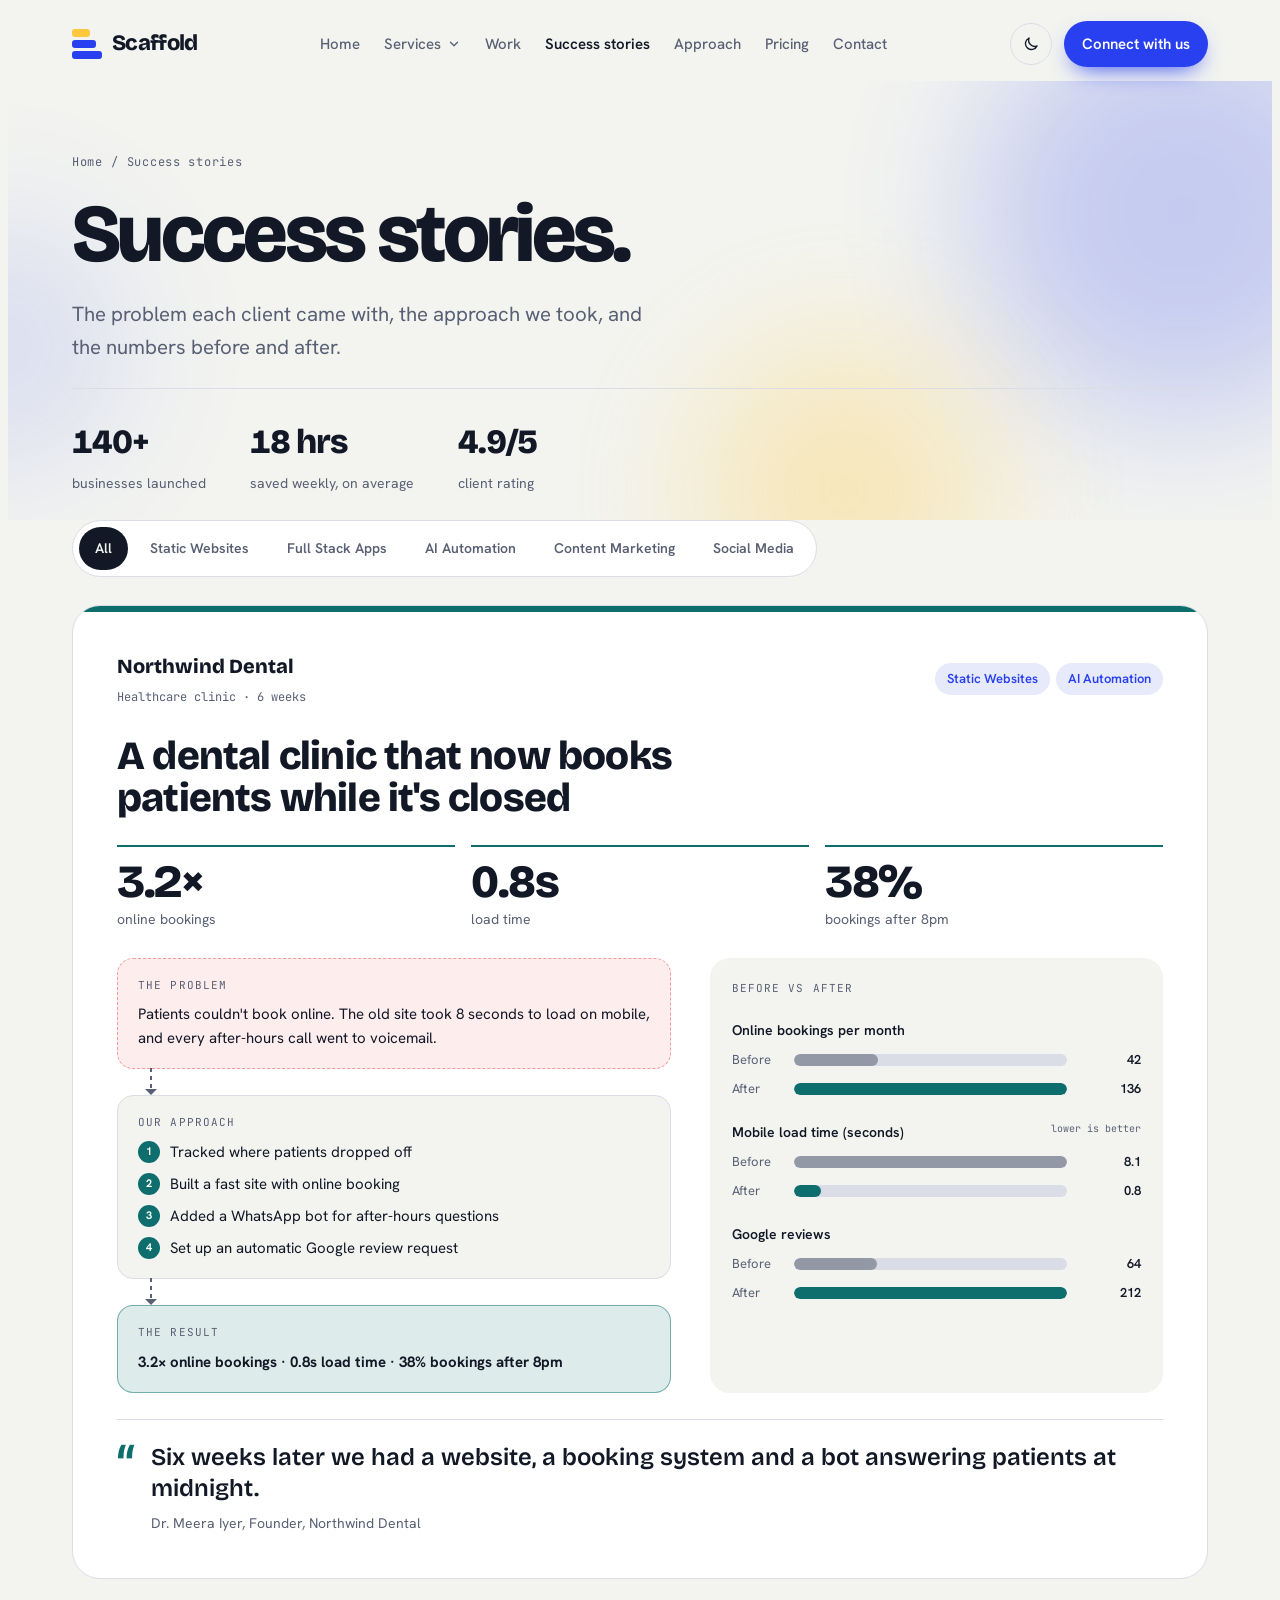
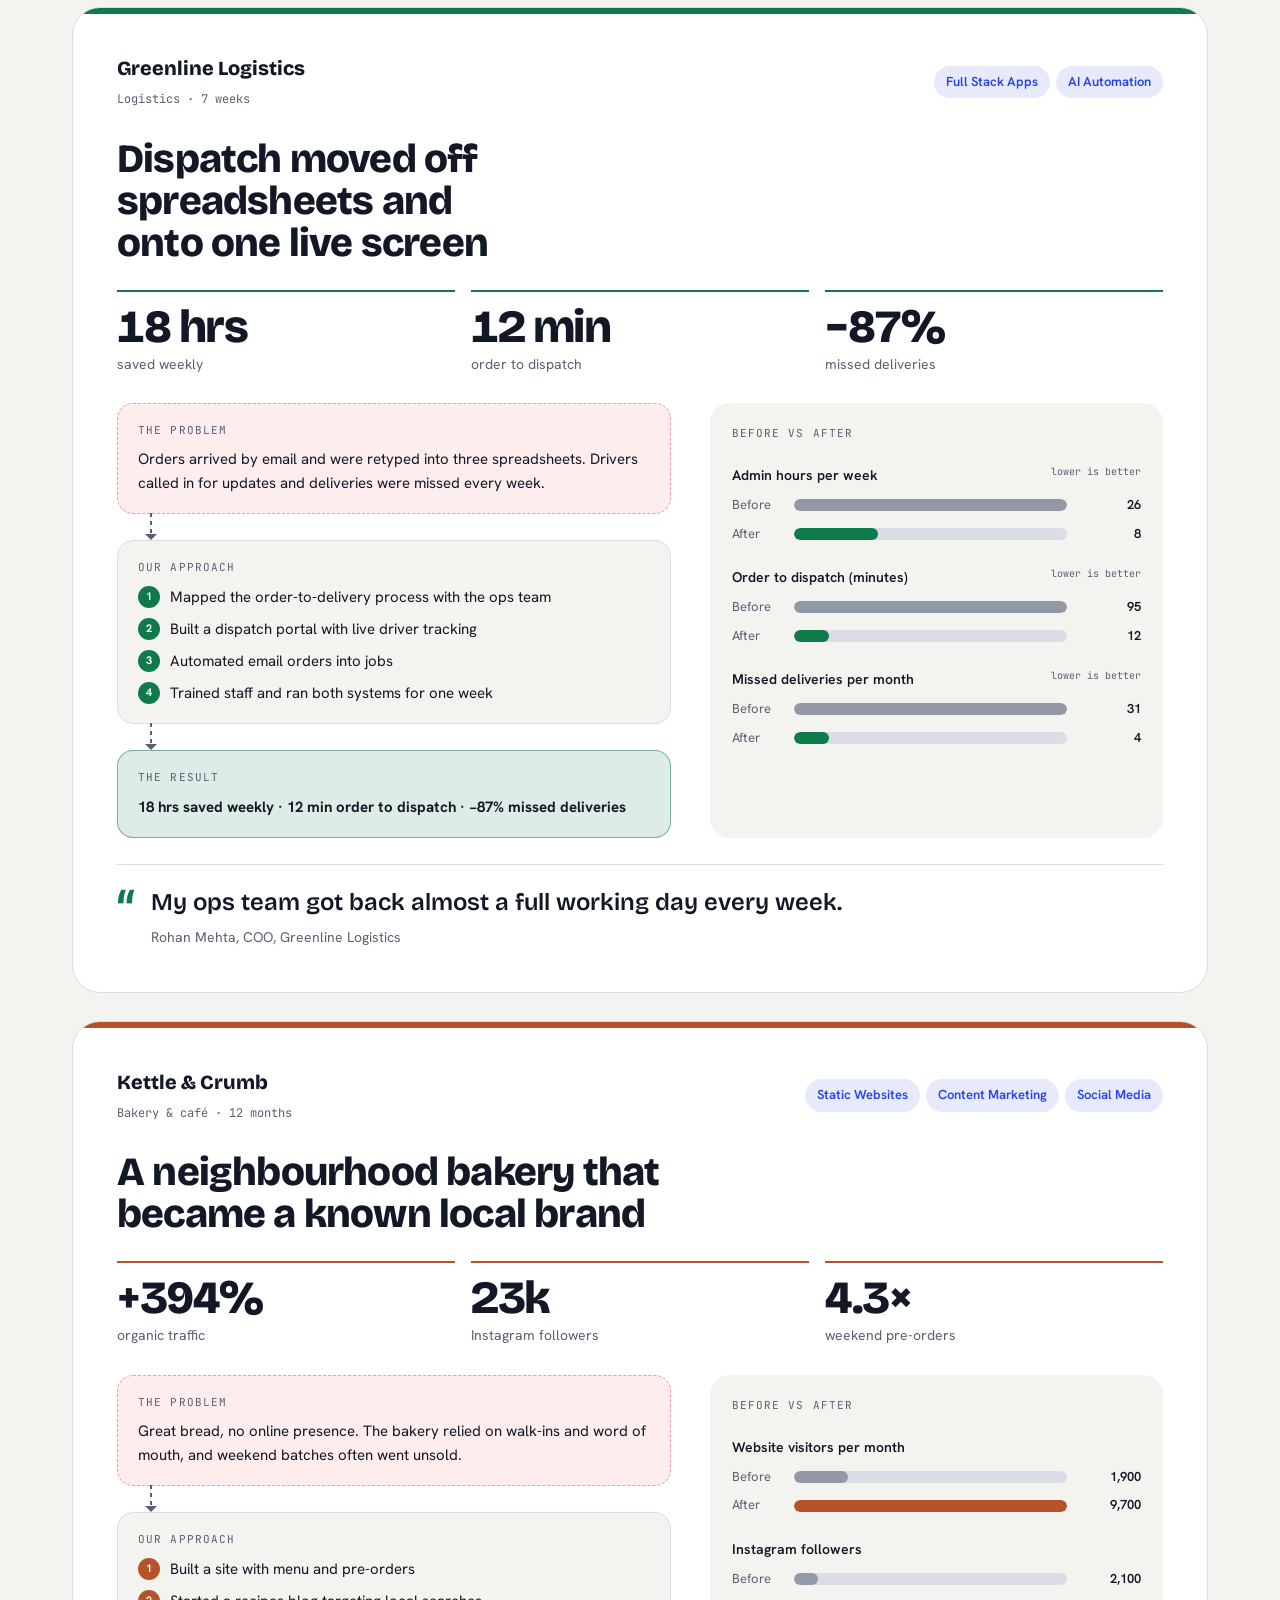
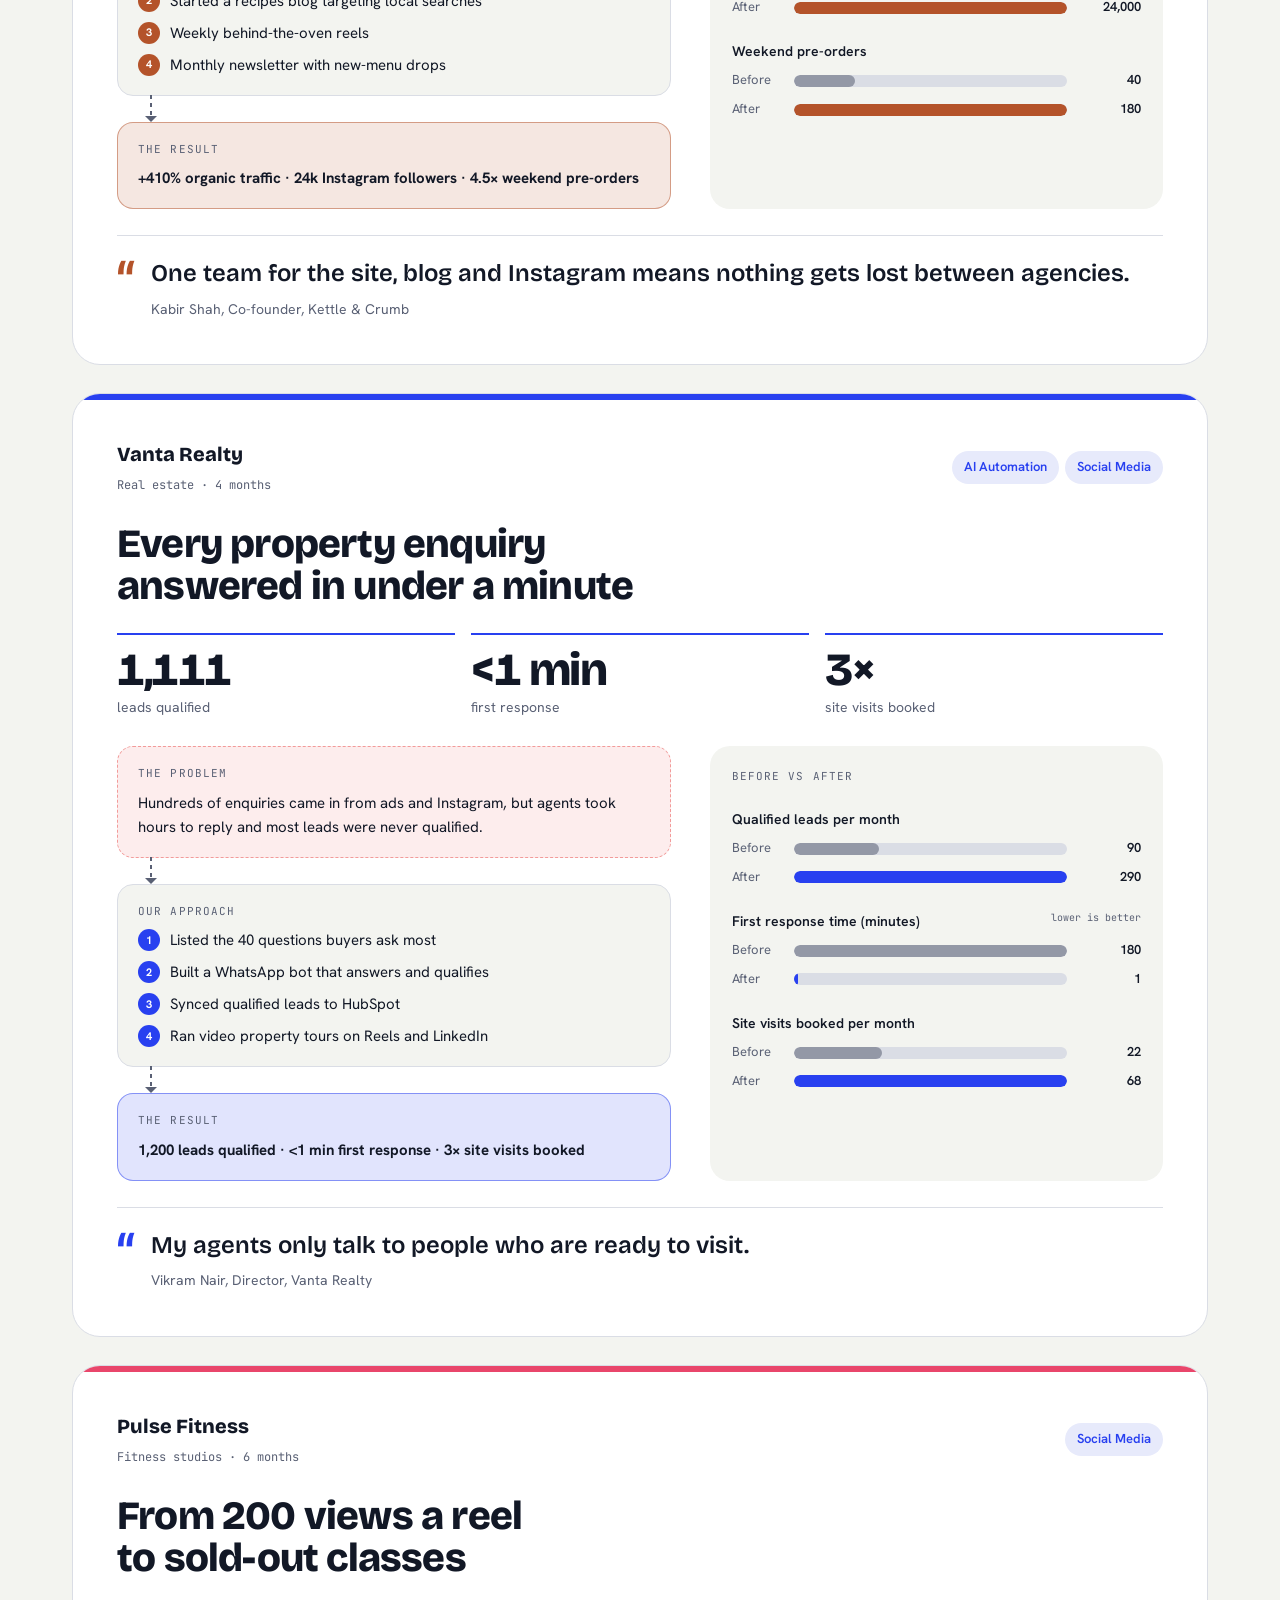
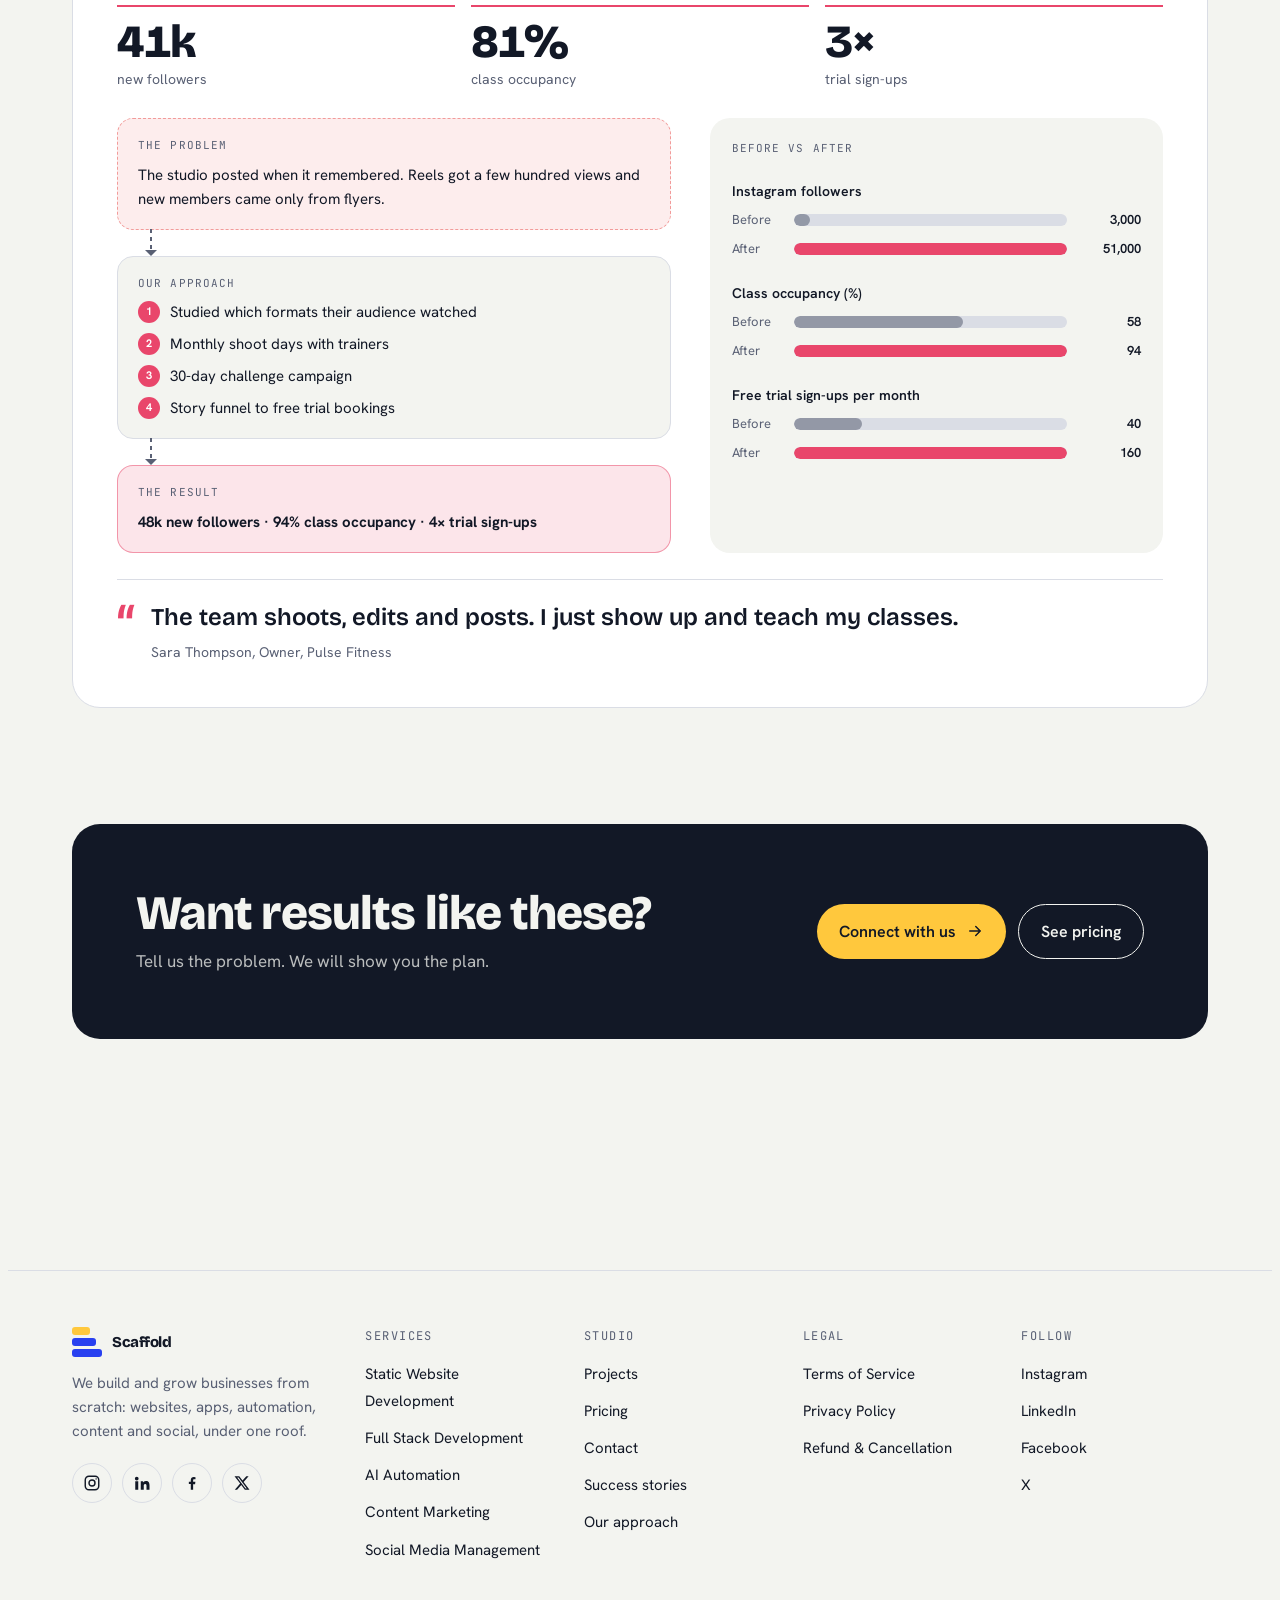
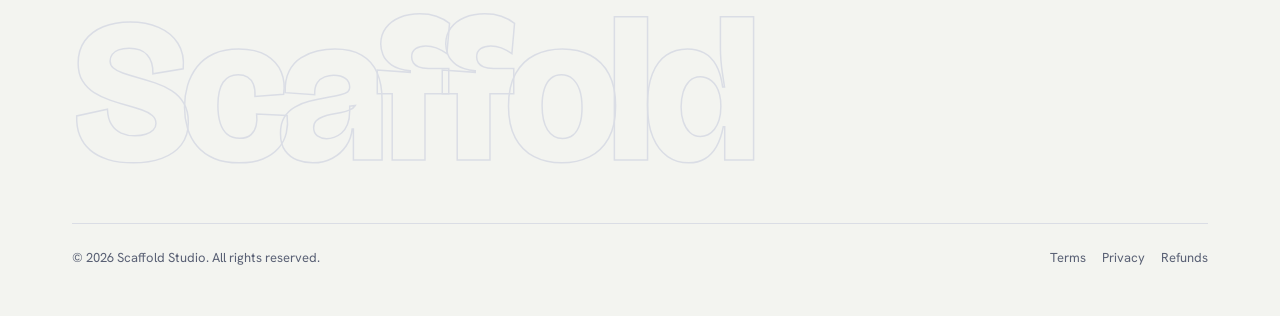
<file: stories.html>
<!doctype html>
<html lang="en">
<head>
<meta charset="utf-8">
<meta name="viewport" content="width=device-width,initial-scale=1,viewport-fit=cover">
<meta name="claude:viewport-fit-sides" content="cover">
<title>Success Stories · Scaffold Studio</title>
<meta name="description" content="Client success stories: problems, approach and results.">
<link rel="preconnect" href="https://fonts.googleapis.com">
<link rel="preconnect" href="https://fonts.gstatic.com" crossorigin>
<link rel="stylesheet" href="https://fonts.googleapis.com/css2?family=Bricolage+Grotesque:opsz,wght@12..96,400;12..96,600;12..96,800&family=Hanken+Grotesk:wght@400;500;600;700&family=JetBrains+Mono:wght@400;600&display=swap">
<link rel="stylesheet" href="styles.css">
</head>
<body>
<div id="app" data-page="stories"></div>
<noscript><p style="padding:24px">Please enable JavaScript to view this site.</p></noscript>
<script src="data.js"></script>
<script src="app.js"></script>
</body>
</html>
</file>
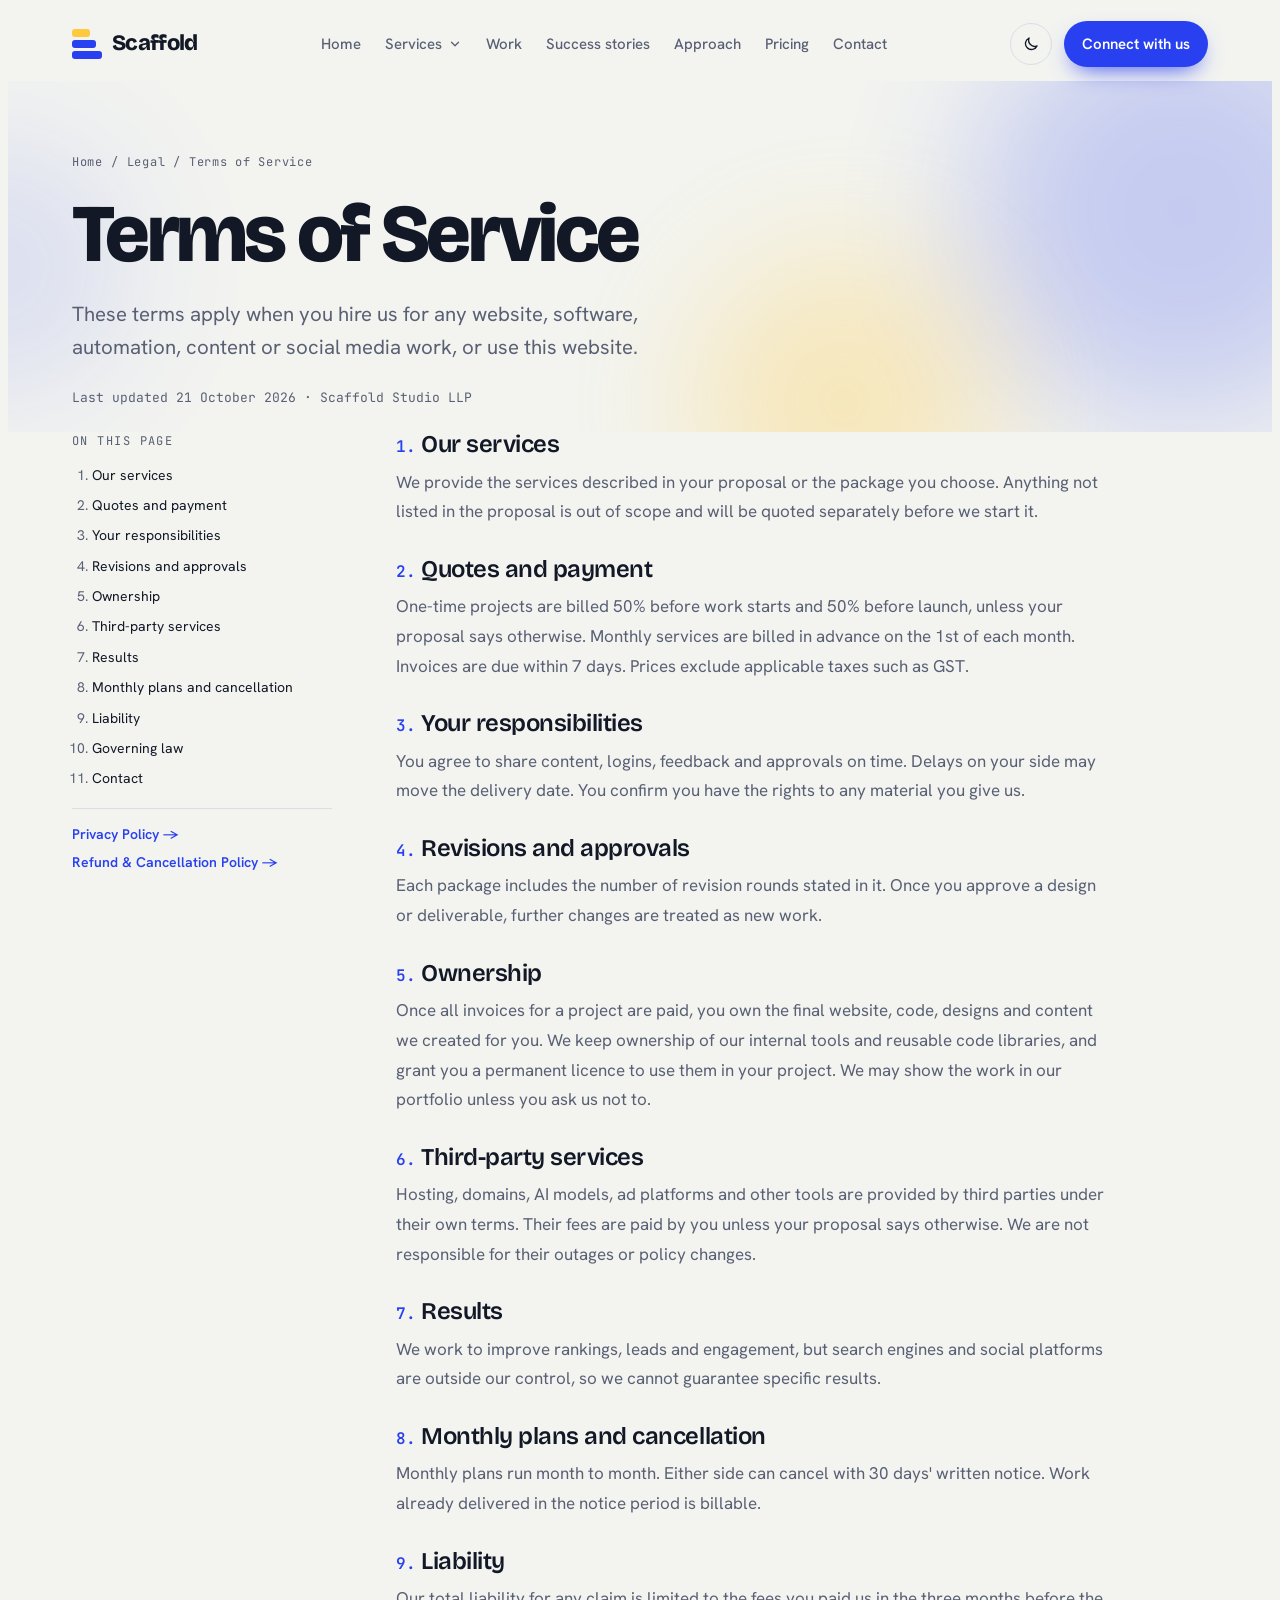
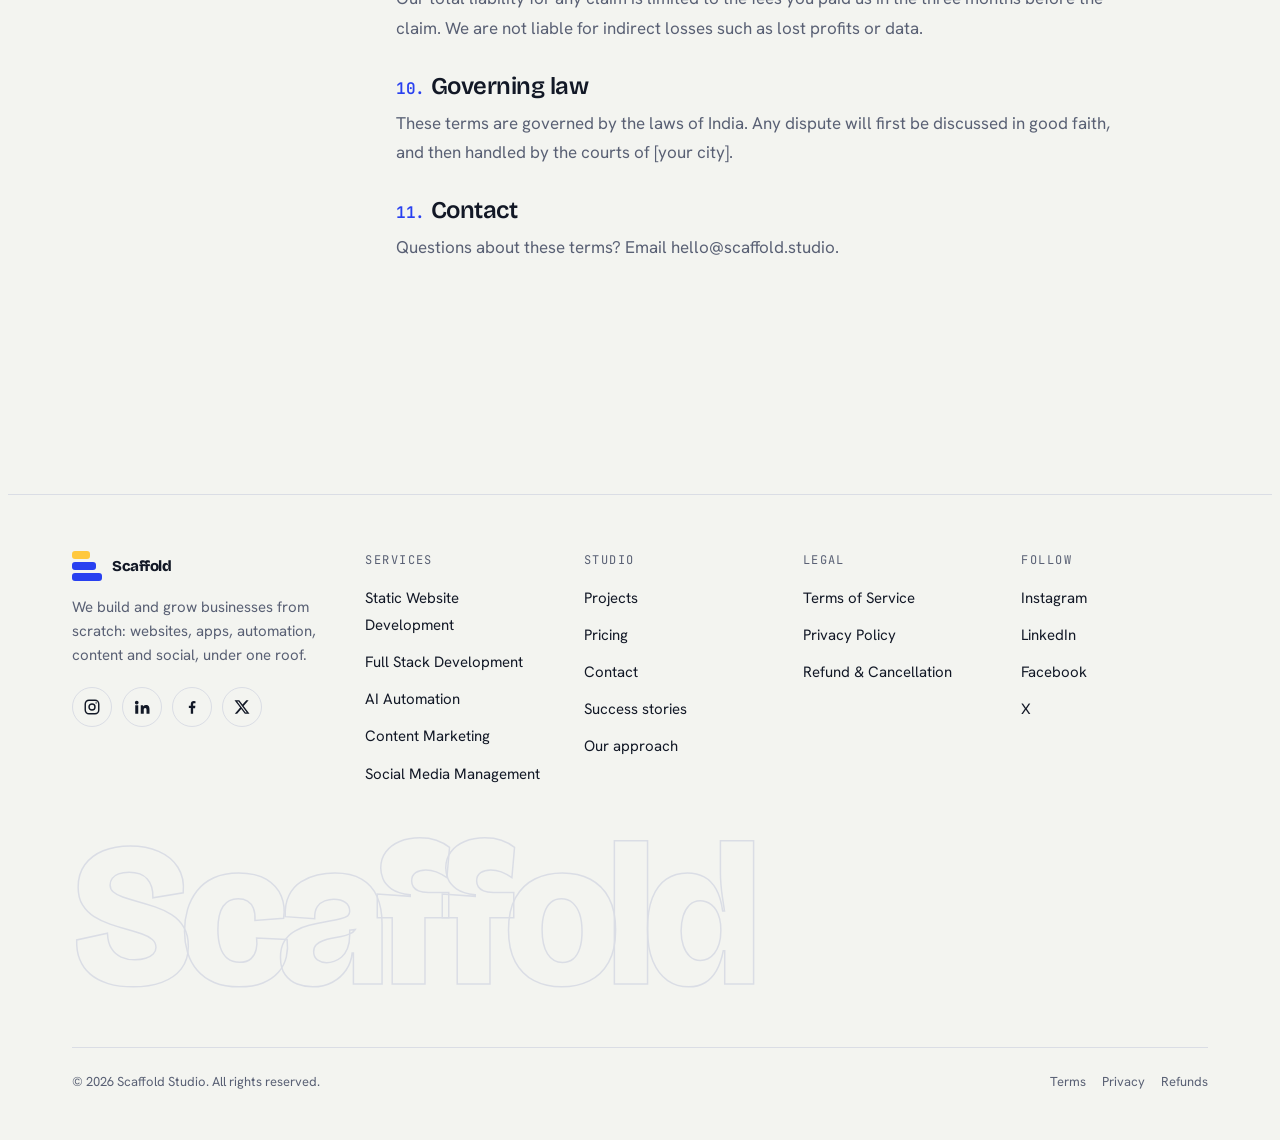
<file: terms.html>
<!doctype html>
<html lang="en">
<head>
<meta charset="utf-8">
<meta name="viewport" content="width=device-width,initial-scale=1,viewport-fit=cover">
<meta name="claude:viewport-fit-sides" content="cover">
<title>Terms of Service · Scaffold Studio</title>
<meta name="description" content="Terms of Service.">
<link rel="preconnect" href="https://fonts.googleapis.com">
<link rel="preconnect" href="https://fonts.gstatic.com" crossorigin>
<link rel="stylesheet" href="https://fonts.googleapis.com/css2?family=Bricolage+Grotesque:opsz,wght@12..96,400;12..96,600;12..96,800&family=Hanken+Grotesk:wght@400;500;600;700&family=JetBrains+Mono:wght@400;600&display=swap">
<link rel="stylesheet" href="styles.css">
</head>
<body>
<div id="app" data-page="legal" data-doc="terms"></div>
<noscript><p style="padding:24px">Please enable JavaScript to view this site.</p></noscript>
<script src="data.js"></script>
<script src="app.js"></script>
</body>
</html>
</file>
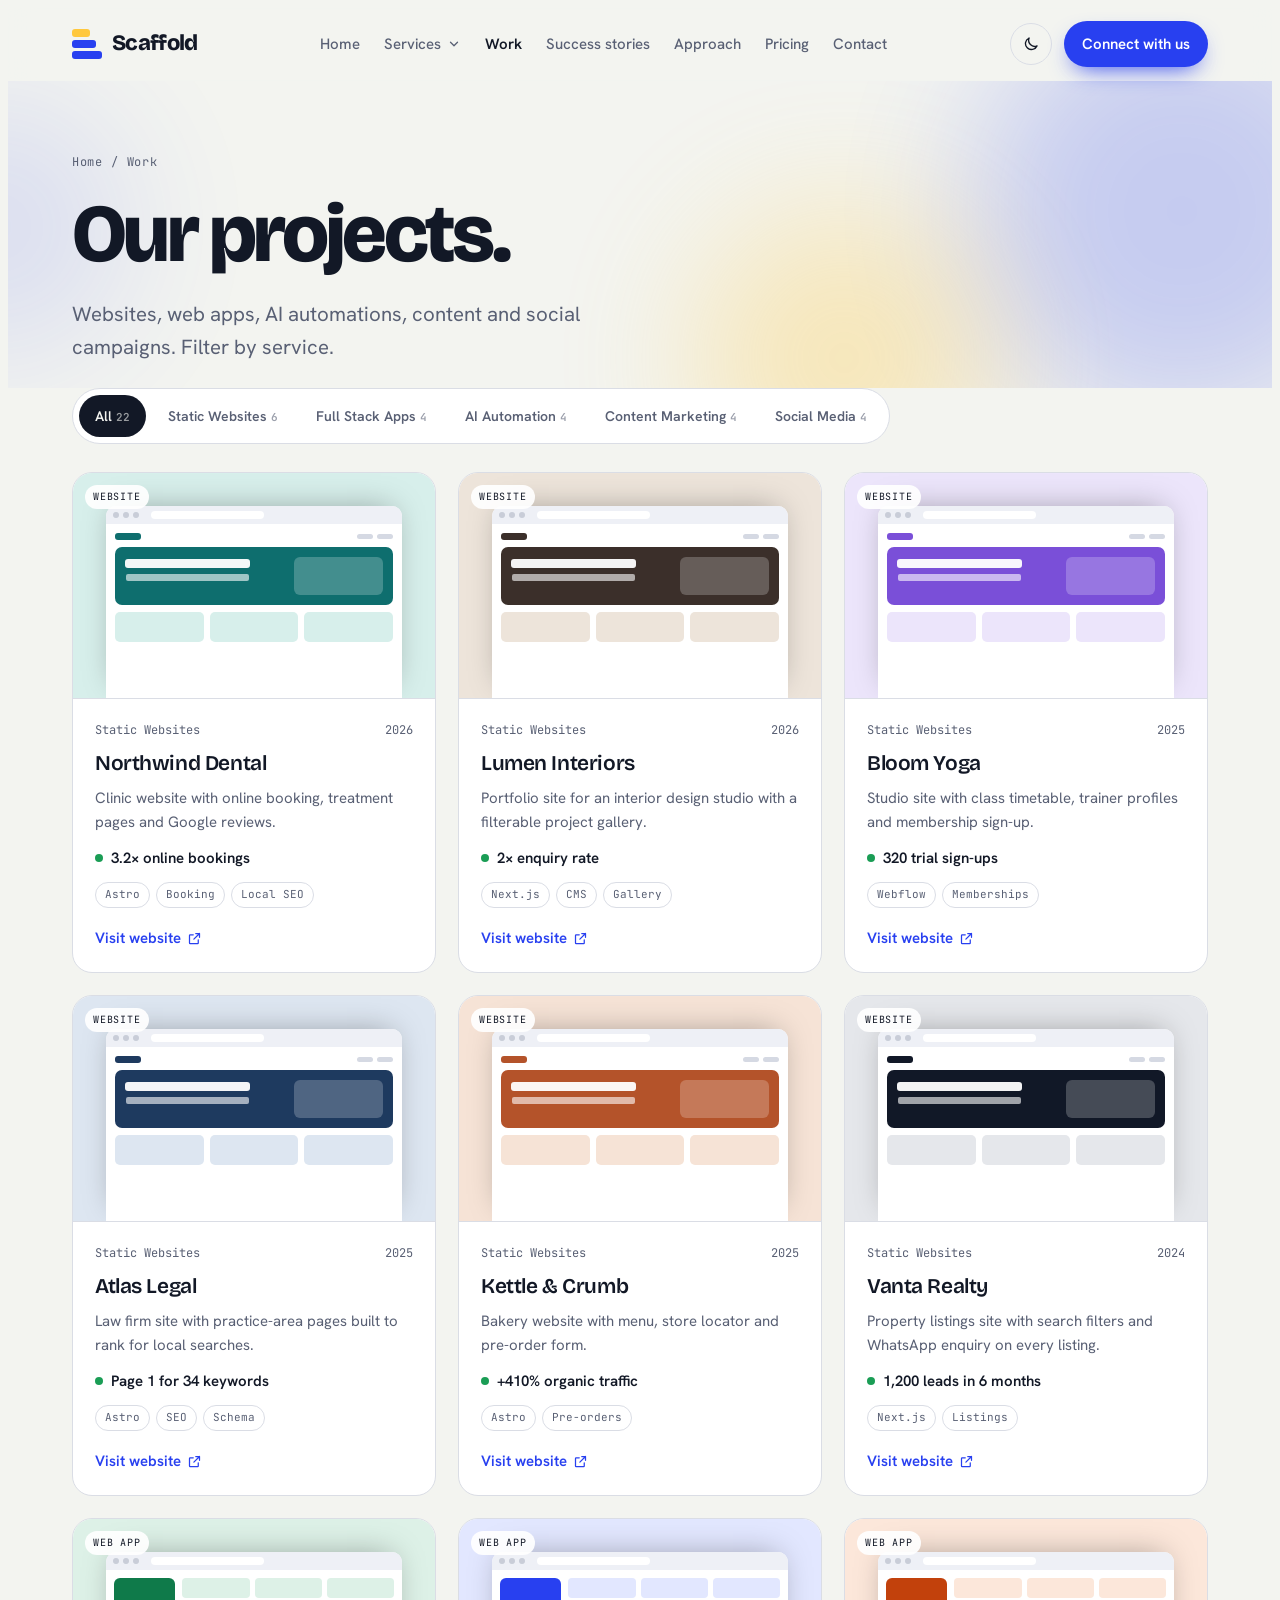
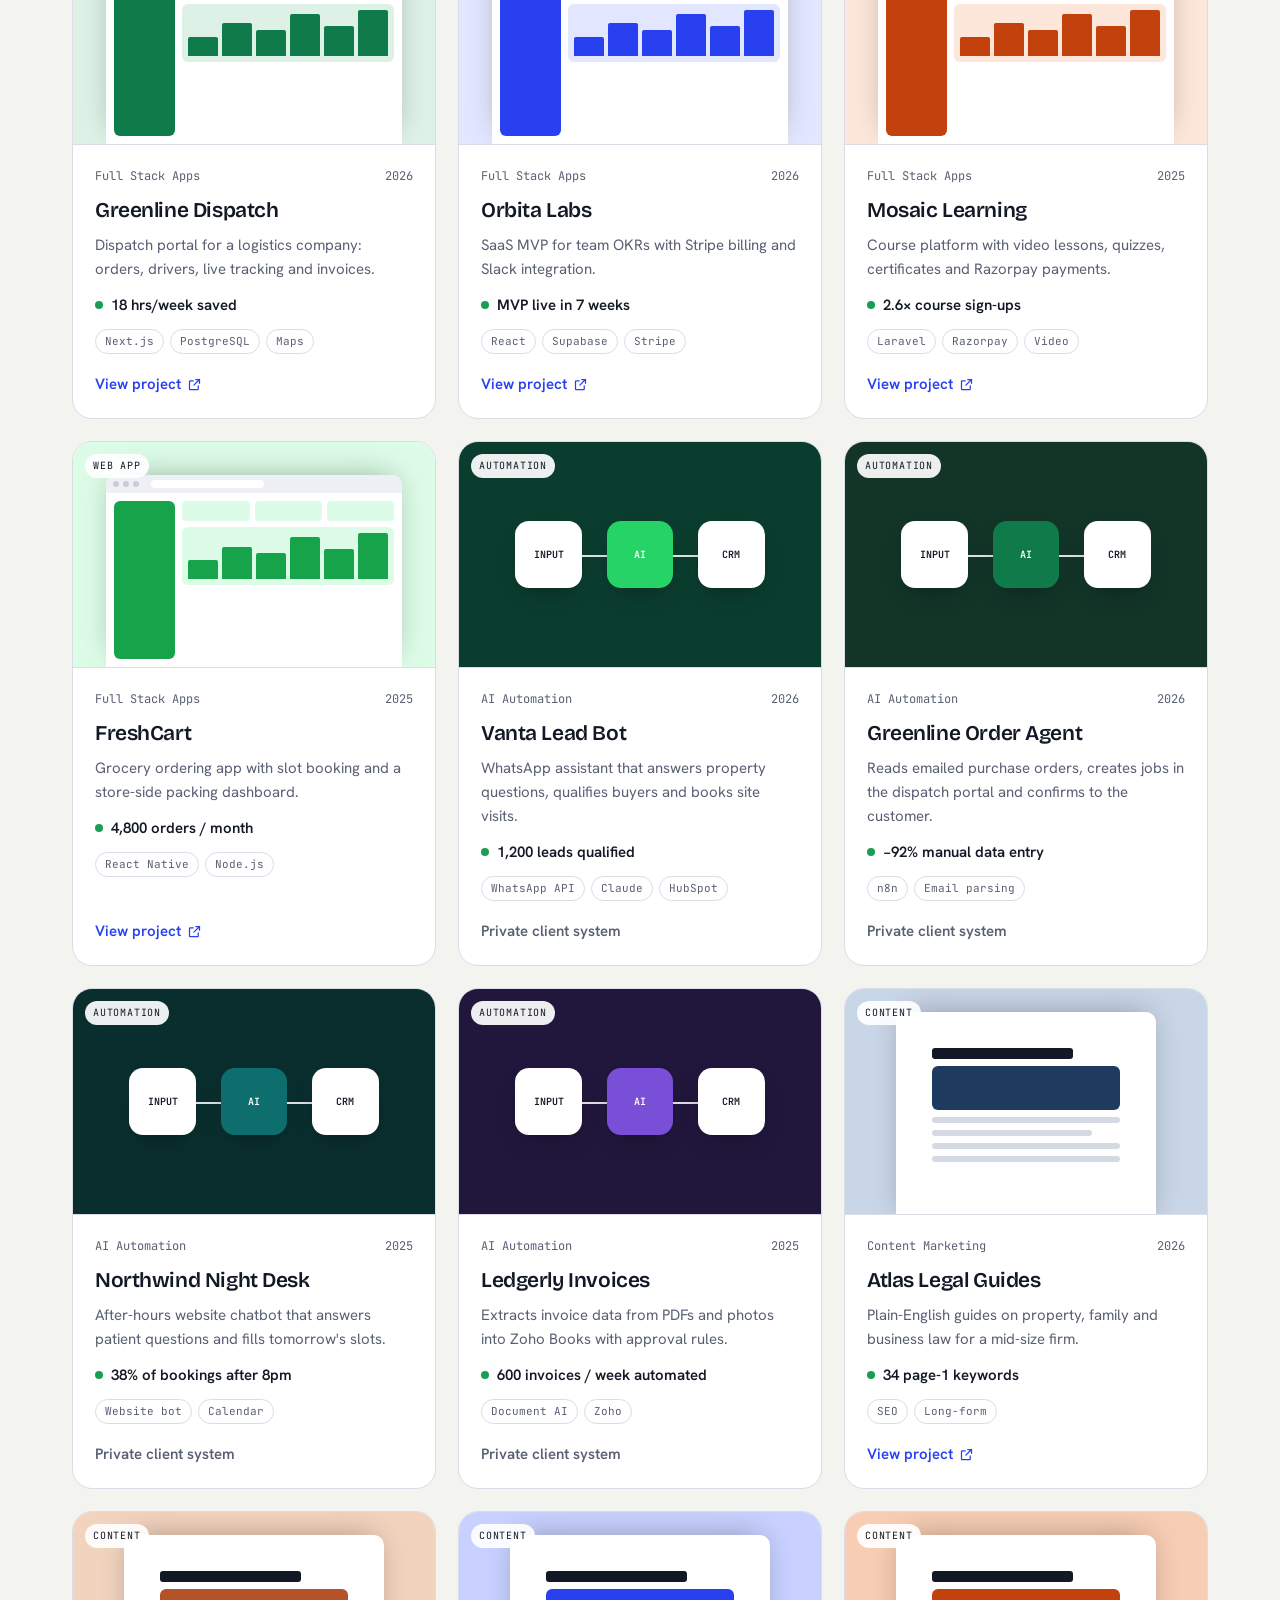
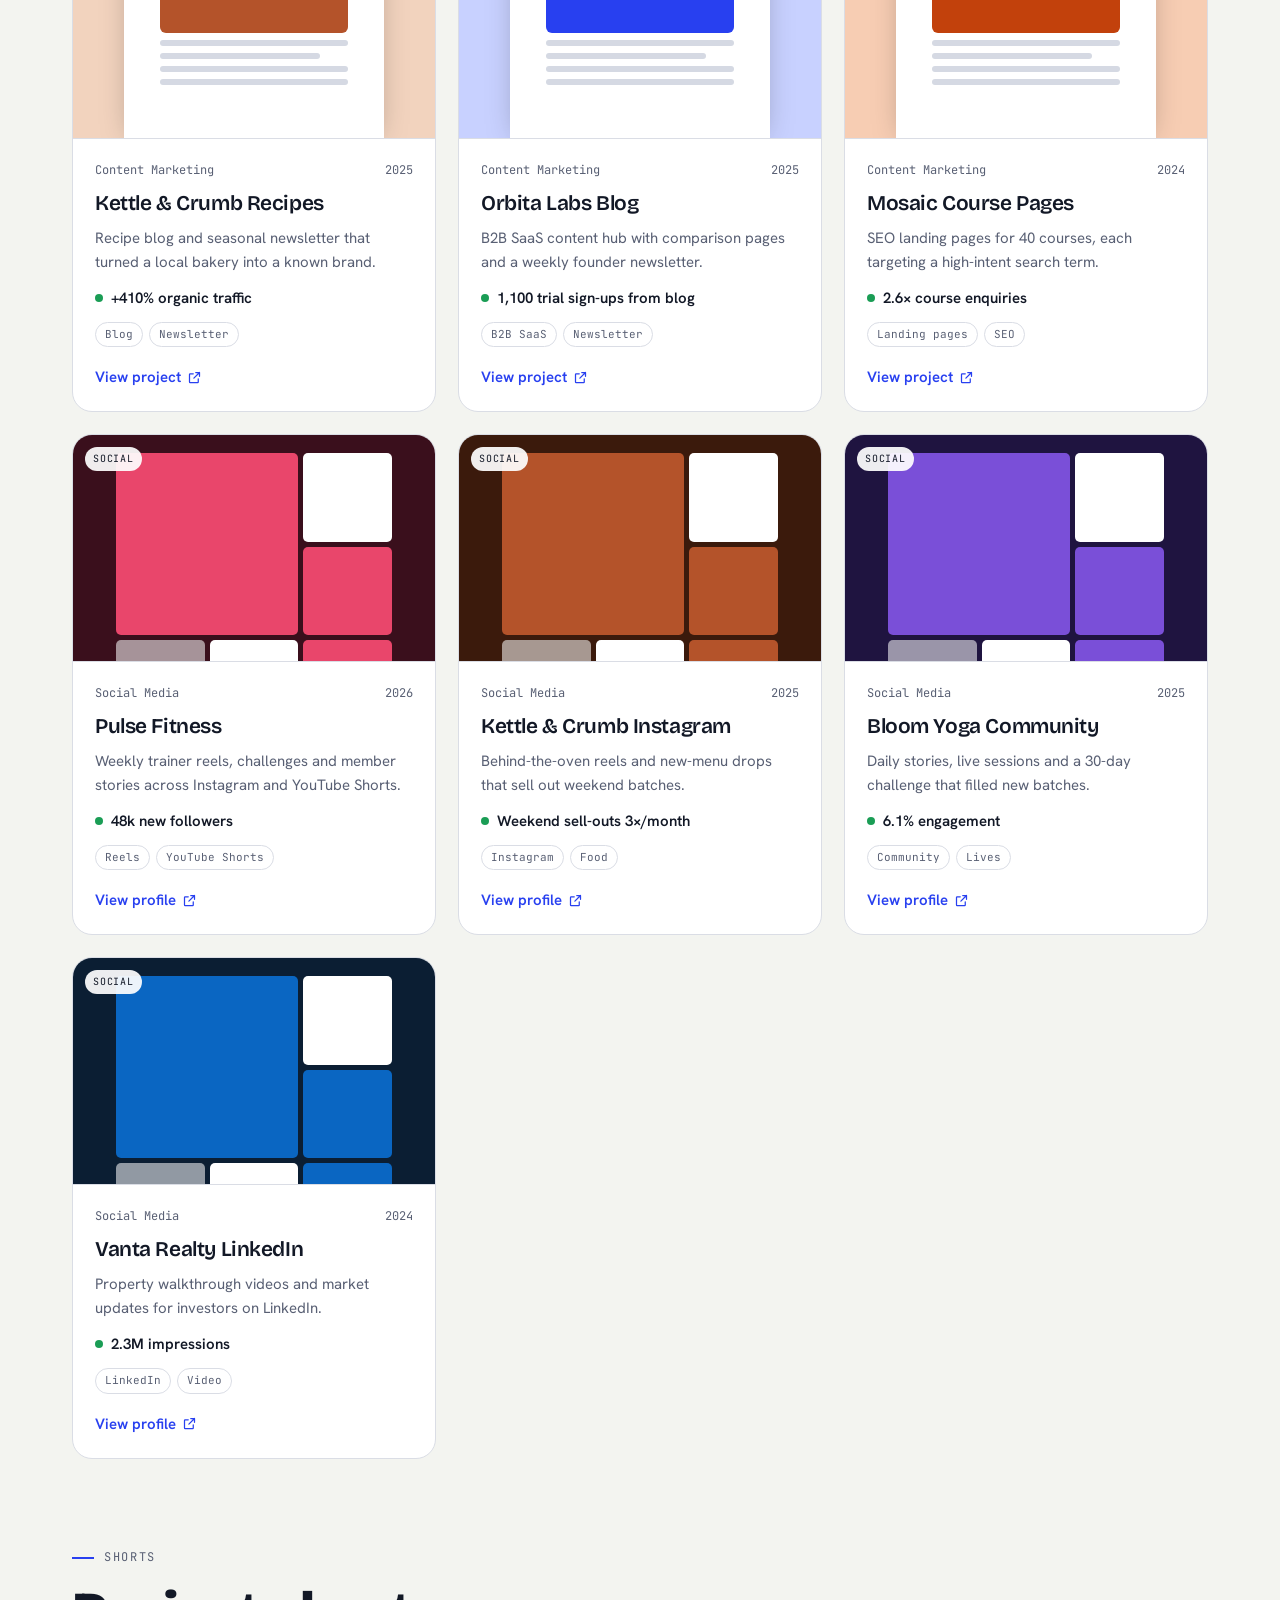
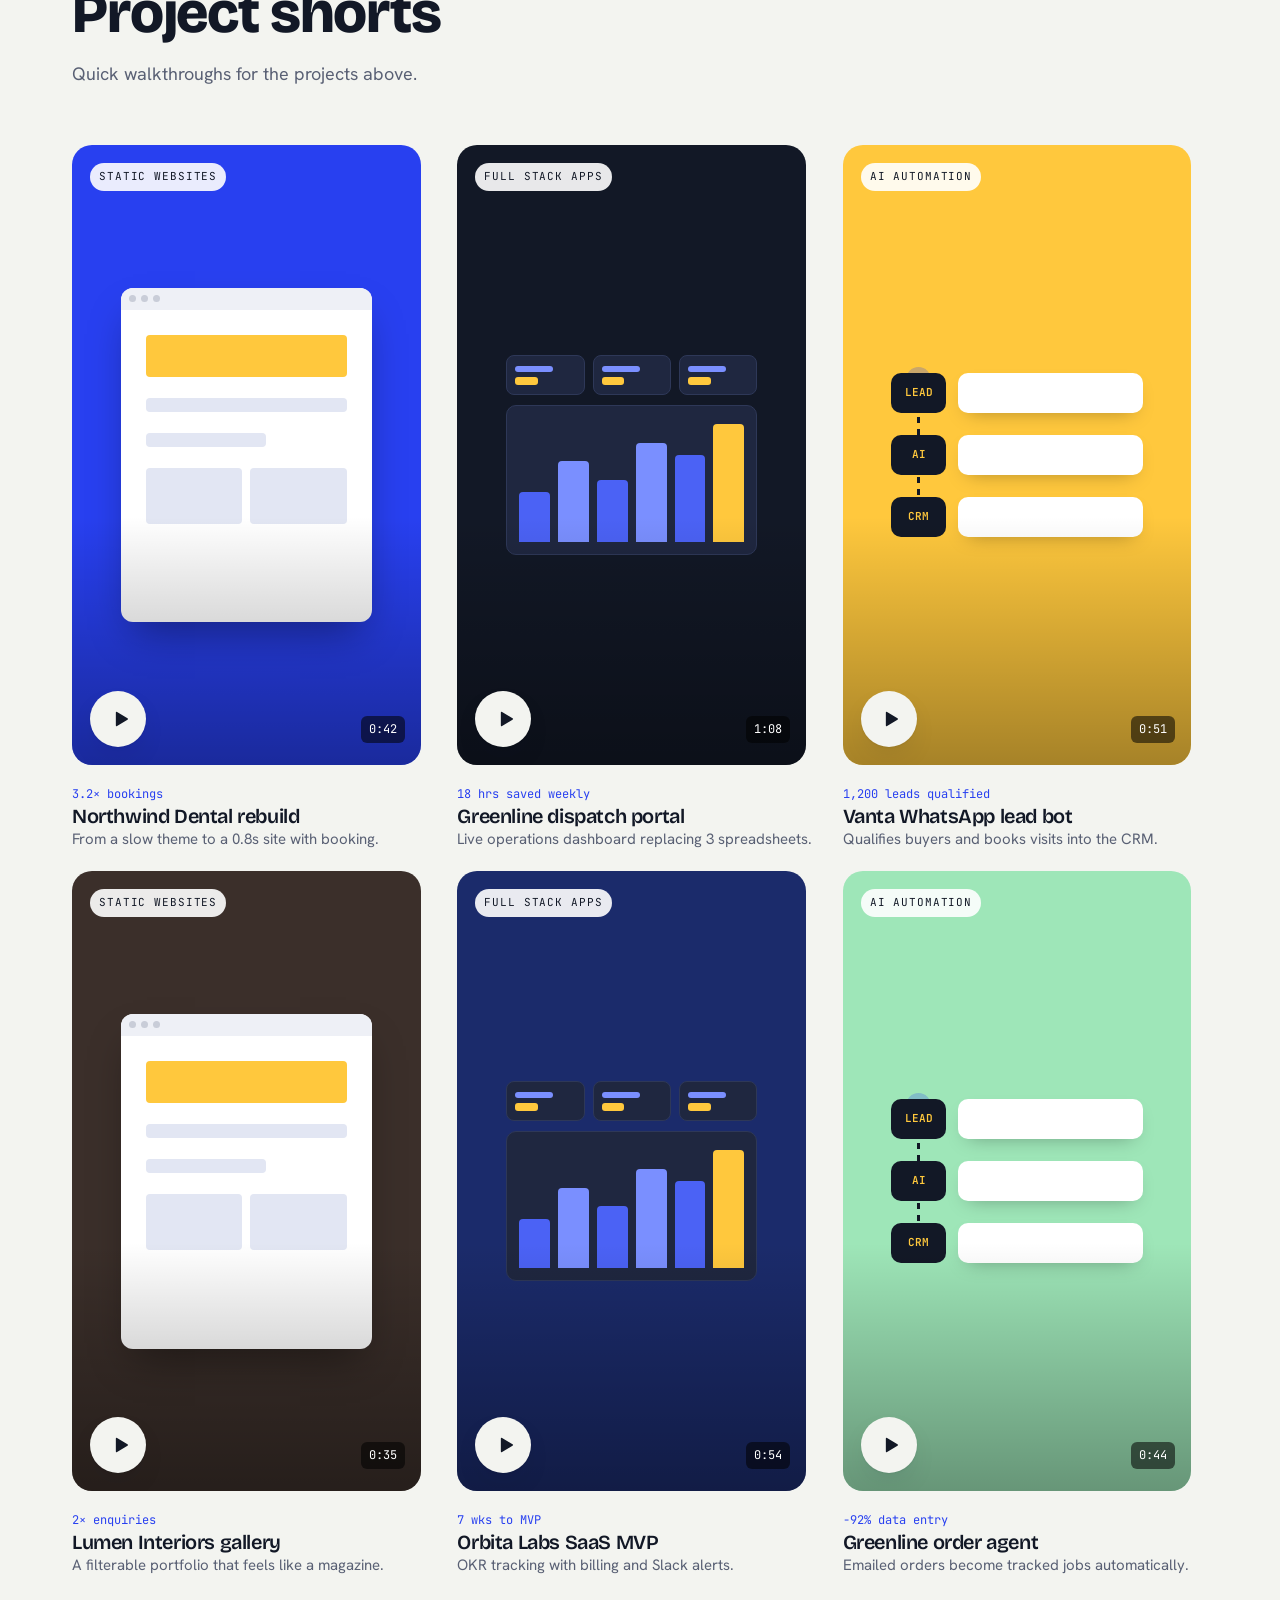
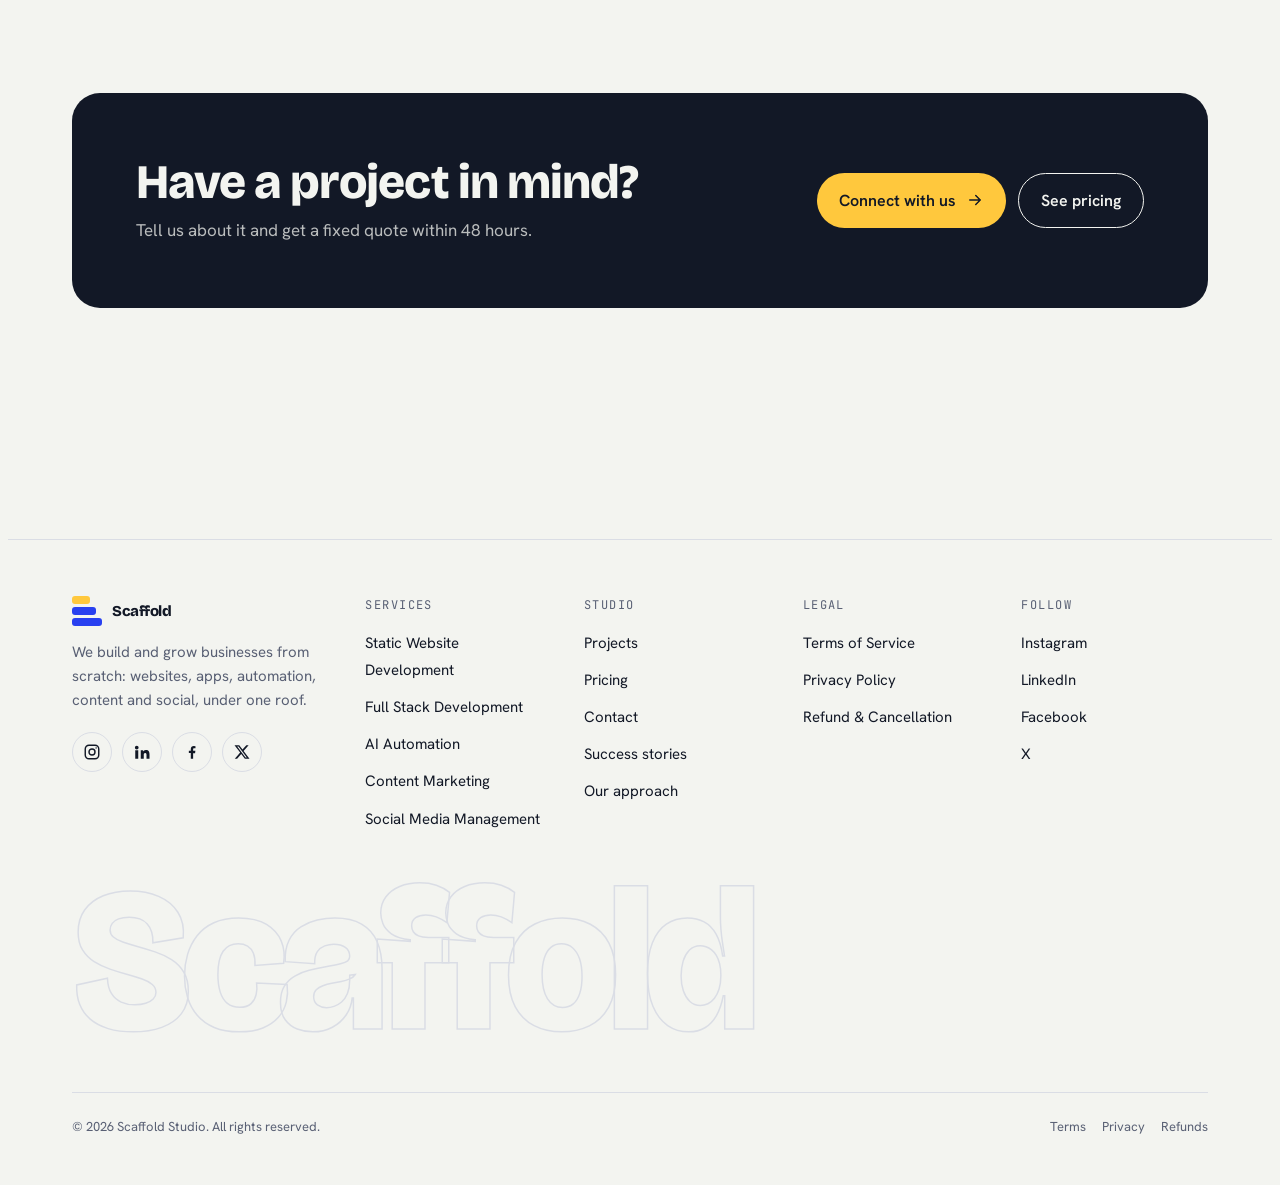
<file: work.html>
<!doctype html>
<html lang="en">
<head>
<meta charset="utf-8">
<meta name="viewport" content="width=device-width,initial-scale=1,viewport-fit=cover">
<meta name="claude:viewport-fit-sides" content="cover">
<title>Projects · Scaffold Studio</title>
<meta name="description" content="Websites, apps, automations and campaigns by Scaffold Studio.">
<link rel="preconnect" href="https://fonts.googleapis.com">
<link rel="preconnect" href="https://fonts.gstatic.com" crossorigin>
<link rel="stylesheet" href="https://fonts.googleapis.com/css2?family=Bricolage+Grotesque:opsz,wght@12..96,400;12..96,600;12..96,800&family=Hanken+Grotesk:wght@400;500;600;700&family=JetBrains+Mono:wght@400;600&display=swap">
<link rel="stylesheet" href="styles.css">
</head>
<body>
<div id="app" data-page="work"></div>
<noscript><p style="padding:24px">Please enable JavaScript to view this site.</p></noscript>
<script src="data.js"></script>
<script src="app.js"></script>
</body>
</html>
</file>
<file: styles.css>
/* Layout concept: a build sheet. The business is assembled layer by layer, foundation (website) to roof (social), and every section is one stage of that build. */
:root{
  --paper:#F3F4F0;
  --surface:#FFFFFF;
  --ink:#121826;
  --muted:#596074;
  --line:#DADDE5;
  --cobalt:#2840F0;
  --on-cobalt:#FFFFFF;
  --sun:#FFC83D;
  --on-sun:#121826;
  --soft:#E7EAFB;
  --shadow:0 1px 2px rgba(18,24,38,.06),0 12px 32px -12px rgba(18,24,38,.18);
  --f-display:"Bricolage Grotesque","Avenir Next","Segoe UI",system-ui,sans-serif;
  --f-body:"Hanken Grotesk","Helvetica Neue",Arial,system-ui,sans-serif;
  --f-mono:"JetBrains Mono",ui-monospace,"SFMono-Regular",Menlo,Consolas,monospace;
  --r:14px;
  --max:1200px;
}
@media (prefers-color-scheme: dark){
  :root:not([data-theme="light"]){
    --paper:#0D111C;--surface:#151B2B;--ink:#EEF0F6;--muted:#9BA3B7;--line:#263049;
    --cobalt:#7A8FFF;--on-cobalt:#0D111C;--sun:#FFC83D;--on-sun:#121826;--soft:#1B2340;
    --shadow:0 1px 2px rgba(0,0,0,.3),0 16px 40px -16px rgba(0,0,0,.6);
    color-scheme:dark;
  }
}
:root[data-theme="dark"]{
  --paper:#0D111C;--surface:#151B2B;--ink:#EEF0F6;--muted:#9BA3B7;--line:#263049;
  --cobalt:#7A8FFF;--on-cobalt:#0D111C;--sun:#FFC83D;--on-sun:#121826;--soft:#1B2340;
  --shadow:0 1px 2px rgba(0,0,0,.3),0 16px 40px -16px rgba(0,0,0,.6);
  color-scheme:dark;
}

*{box-sizing:border-box}
html{scroll-behavior:smooth;-webkit-text-size-adjust:100%;text-size-adjust:100%}
body{background:var(--paper);color:var(--ink);font-family:var(--f-body);font-size:17px;line-height:1.6;-webkit-font-smoothing:antialiased;overflow-x:hidden}
@supports (overflow:clip){body{overflow-x:clip}}
body::before{content:"";position:fixed;inset:0 0 auto;height:env(safe-area-inset-top,0px);z-index:60;background:var(--paper)}
h1,h2,h3,h4{font-family:var(--f-display);line-height:1.05;margin:0;text-wrap:balance;letter-spacing:-.02em}
p{margin:0}
a{color:inherit}
button{font:inherit;color:inherit}
:focus-visible{outline:3px solid var(--cobalt);outline-offset:3px;border-radius:6px}
.wrap{max-width:var(--max);margin-inline:auto;padding-left:max(16px,env(safe-area-inset-left,0px));padding-right:max(16px,env(safe-area-inset-right,0px))}
@media (min-width:720px){.wrap{padding-left:max(32px,env(safe-area-inset-left,0px));padding-right:max(32px,env(safe-area-inset-right,0px))}}
.band{padding-block:clamp(64px,9vw,120px)}
.eyebrow{font-family:var(--f-mono);font-size:12px;letter-spacing:.14em;text-transform:uppercase;color:var(--muted);display:flex;align-items:center;gap:10px}
.eyebrow::before{content:"";width:22px;height:2px;background:var(--cobalt)}
.sec-head{display:grid;gap:16px;margin-bottom:clamp(36px,5vw,56px);max-width:760px}
.sec-head h2{font-size:clamp(34px,5vw,58px);font-weight:800}
.sec-head p{color:var(--muted);font-size:18px;max-width:60ch}
.hl{background:var(--sun);color:var(--on-sun);padding:0 .12em;border-radius:.14em;-webkit-box-decoration-break:clone;box-decoration-break:clone}

.btn{display:inline-flex;align-items:center;gap:10px;border:0;border-radius:999px;padding:14px 22px;font-weight:600;font-size:16px;text-decoration:none;cursor:pointer;transition:transform .2s ease,background .2s ease,box-shadow .2s ease}
.btn-primary{background:var(--cobalt);color:var(--on-cobalt);box-shadow:0 10px 24px -10px var(--cobalt)}
.btn-primary:hover{transform:translateY(-2px)}
.btn-ghost{background:transparent;border:1.5px solid var(--ink);color:var(--ink)}
.btn-ghost:hover{background:var(--ink);color:var(--paper)}
.btn svg{width:18px;height:18px}

/* Header */
header.top{position:sticky;top:env(safe-area-inset-top,0px);z-index:50;background:color-mix(in srgb,var(--paper) 86%,transparent);backdrop-filter:saturate(1.4) blur(12px);-webkit-backdrop-filter:saturate(1.4) blur(12px);border-bottom:1px solid transparent;transition:border-color .2s}
header.top.scrolled{border-bottom-color:var(--line)}
.nav{display:flex;align-items:center;justify-content:space-between;gap:24px;height:72px}
.logo{display:flex;align-items:center;gap:10px;font-family:var(--f-display);font-weight:800;font-size:22px;text-decoration:none;letter-spacing:-.03em}
.logo-mark{width:30px;height:30px;display:grid;gap:3px;grid-template-rows:repeat(3,1fr)}
.logo-mark i{display:block;border-radius:3px;background:var(--cobalt)}
.logo-mark i:nth-child(1){width:60%;background:var(--sun)}
.logo-mark i:nth-child(2){width:80%}
.nav-links{display:flex;gap:24px;list-style:none;margin:0;padding:0}
.nav-links a{text-decoration:none;font-weight:500;font-size:15px;color:var(--muted);transition:color .2s}
.nav-links a:hover{color:var(--ink)}
.nav-right{display:flex;align-items:center;gap:12px}
.icon-btn{width:42px;height:42px;border-radius:50%;display:grid;place-items:center;background:transparent;border:1.5px solid var(--line);cursor:pointer}
.icon-btn svg{width:18px;height:18px}
.menu-btn{display:none}
.nav .btn{padding:11px 18px;font-size:15px}
@media (max-width:1100px){
  .nav-links{position:absolute;top:72px;left:0;right:0;flex-direction:column;gap:0;background:var(--paper);border-bottom:1px solid var(--line);padding:8px max(16px,env(safe-area-inset-right,0px)) 16px max(16px,env(safe-area-inset-left,0px));display:none}
  .nav-links.open{display:flex}
  .nav-links a{display:block;padding:14px 0;font-size:18px;color:var(--ink);border-bottom:1px solid var(--line)}
  .menu-btn{display:grid}
}
@media (max-width:520px){.nav .btn-cta{display:none}}

/* Hero */
.hero{padding-block:clamp(40px,7vw,88px) clamp(56px,7vw,96px)}
.hero-grid{display:grid;grid-template-columns:1.1fr .9fr;gap:clamp(32px,5vw,72px);align-items:center}
.hero-copy{min-width:0;display:grid;gap:28px}
.hero h1{font-size:clamp(44px,7.4vw,96px);font-weight:800;letter-spacing:-.045em;line-height:.95}
.hero h1 .stroke{color:transparent;-webkit-text-stroke:2px var(--ink)}
.hero-sub{font-size:clamp(18px,1.6vw,21px);color:var(--muted);max-width:52ch}
.hero-ctas{display:flex;flex-wrap:wrap;gap:12px}
.hero-meta{display:flex;flex-wrap:wrap;gap:clamp(20px,4vw,44px);padding-top:8px;border-top:1px solid var(--line)}
.hero-meta div{padding-top:18px}
.hero-meta b{display:block;font-family:var(--f-display);font-size:34px;font-weight:800;letter-spacing:-.03em;font-variant-numeric:tabular-nums}
.hero-meta span{font-size:14px;color:var(--muted)}

.stack{position:relative;display:grid;gap:12px;min-width:0;padding-block:20px}
.slab{--o:0px;display:grid;grid-template-columns:auto 1fr auto;align-items:center;gap:16px;background:var(--surface);border:1px solid var(--line);border-radius:var(--r);padding:16px 18px;box-shadow:var(--shadow);margin-left:var(--o);transition:transform .35s cubic-bezier(.2,.8,.2,1);animation:rise .9s cubic-bezier(.2,.8,.2,1) both}
.slab:hover{transform:translateX(-8px)}
.slab .ic{width:44px;height:44px;border-radius:12px;display:grid;place-items:center;background:var(--soft);color:var(--cobalt)}
.slab .ic svg{width:22px;height:22px}
.slab strong{display:block;font-family:var(--f-display);font-size:18px;font-weight:600;letter-spacing:-.01em}
.slab small{display:block;color:var(--muted);font-size:13px}
.slab .lv{font-family:var(--f-mono);font-size:11px;color:var(--muted);letter-spacing:.08em}
.slab.top-slab{background:var(--cobalt);border-color:var(--cobalt);color:var(--on-cobalt)}
.slab.top-slab small,.slab.top-slab .lv{color:color-mix(in srgb,var(--on-cobalt) 72%,transparent)}
.slab.top-slab .ic{background:var(--sun);color:var(--on-sun)}
.slab:nth-of-type(1){--o:64px;animation-delay:.45s}
.slab:nth-of-type(2){--o:48px;animation-delay:.35s}
.slab:nth-of-type(3){--o:32px;animation-delay:.25s}
.slab:nth-of-type(4){--o:16px;animation-delay:.15s}
.slab:nth-of-type(5){--o:0px;animation-delay:.05s}
@keyframes rise{from{transform:translateY(24px)}to{transform:none}}
.chip-float{position:absolute;right:-6px;top:-8px;background:var(--sun);color:var(--on-sun);font-family:var(--f-mono);font-size:12px;font-weight:600;padding:8px 12px;border-radius:999px;box-shadow:var(--shadow);display:flex;align-items:center;gap:8px;animation:bob 4s ease-in-out infinite}
.chip-float .dot{width:8px;height:8px;border-radius:50%;background:#1a9d55;box-shadow:0 0 0 4px rgba(26,157,85,.25)}
@keyframes bob{50%{transform:translateY(-6px)}}
@media (max-width:900px){
  .hero-grid{grid-template-columns:1fr}
  .slab:nth-of-type(n){--o:0px}
}

/* Marquee */
.trusted{border-block:1px solid var(--line);padding-block:26px;overflow:hidden}
.trusted-inner{display:flex;align-items:center;gap:32px}
.trusted .label{flex:none;font-family:var(--f-mono);font-size:12px;letter-spacing:.12em;text-transform:uppercase;color:var(--muted);white-space:nowrap}
.marquee{flex:1;min-width:0;overflow:hidden;mask-image:linear-gradient(90deg,transparent,#000 8%,#000 92%,transparent);-webkit-mask-image:linear-gradient(90deg,transparent,#000 8%,#000 92%,transparent)}
.marquee-track{display:flex;gap:56px;width:max-content;animation:marq 36s linear infinite}
.marquee:hover .marquee-track{animation-play-state:paused}
@keyframes marq{to{transform:translateX(-50%)}}
.wm{white-space:nowrap;font-size:22px;color:var(--muted);display:flex;align-items:center;gap:8px;transition:color .2s}
.wm:hover{color:var(--ink)}
.wm-1{font-family:var(--f-display);font-weight:800;letter-spacing:-.04em}
.wm-2{font-family:Georgia,"Times New Roman",serif;font-style:italic}
.wm-3{font-family:var(--f-mono);font-weight:600;font-size:18px;letter-spacing:.1em;text-transform:uppercase}
.wm-4{font-family:var(--f-body);font-weight:700;letter-spacing:.2em;text-transform:uppercase;font-size:16px}
.wm-5{font-family:var(--f-display);font-weight:400;letter-spacing:-.02em}
.wm svg{width:22px;height:22px}
@media (max-width:640px){.trusted .label{display:none}}

/* Services */
.svc-grid{display:grid;grid-template-columns:repeat(6,1fr);gap:20px}
.svc{grid-column:span 2;background:var(--surface);border:1px solid var(--line);border-radius:20px;padding:28px;display:flex;flex-direction:column;gap:18px;position:relative;overflow:hidden;transition:transform .3s ease,box-shadow .3s ease,border-color .3s}
.svc:hover{transform:translateY(-4px);box-shadow:var(--shadow);border-color:var(--cobalt)}
.svc:nth-child(4),.svc:nth-child(5){grid-column:span 3}
.svc-top{display:flex;justify-content:space-between;align-items:flex-start;gap:12px}
.svc .ic{width:52px;height:52px;border-radius:14px;display:grid;place-items:center;background:var(--soft);color:var(--cobalt)}
.svc .ic svg{width:26px;height:26px}
.svc .from{font-family:var(--f-mono);font-size:12px;color:var(--muted);text-align:right;line-height:1.4}
.svc .from b{display:block;font-size:16px;color:var(--ink);font-weight:600}
.svc h3{font-size:26px;font-weight:600}
.svc p{color:var(--muted);font-size:16px}
.svc ul{list-style:none;margin:0;padding:0;display:grid;gap:8px;font-size:15px}
.svc li{display:flex;gap:10px;align-items:flex-start}
.svc li::before{content:"";flex:none;width:7px;height:7px;margin-top:9px;border-radius:2px;background:var(--cobalt)}
.svc .link{margin-top:auto;display:inline-flex;align-items:center;gap:8px;font-weight:600;color:var(--cobalt);background:none;border:0;padding:0;cursor:pointer;font-size:15px}
.svc .link svg{width:16px;height:16px;transition:transform .2s}
.svc:hover .link svg{transform:translateX(4px)}
@media (max-width:960px){.svc,.svc:nth-child(4),.svc:nth-child(5){grid-column:span 3}}
@media (max-width:640px){.svc-grid{grid-template-columns:1fr}.svc,.svc:nth-child(4),.svc:nth-child(5){grid-column:auto}}

/* Packages */
.pk-band{background:var(--ink);color:var(--paper)}
.pk-band .sec-head p,.pk-band .eyebrow{color:color-mix(in srgb,var(--paper) 70%,transparent)}
.pk-bar{display:flex;flex-wrap:wrap;justify-content:space-between;align-items:center;gap:16px;margin-bottom:28px}
.tabs{display:flex;gap:6px;flex-wrap:wrap;background:color-mix(in srgb,var(--paper) 8%,transparent);padding:6px;border-radius:999px}
.tab{border:0;background:transparent;color:color-mix(in srgb,var(--paper) 75%,transparent);padding:10px 16px;border-radius:999px;cursor:pointer;font-weight:600;font-size:14px;white-space:nowrap}
.tab[aria-selected="true"]{background:var(--paper);color:var(--ink)}
.cur{display:flex;align-items:center;gap:4px;font-family:var(--f-mono);font-size:13px;background:color-mix(in srgb,var(--paper) 8%,transparent);padding:5px;border-radius:999px}
.cur button{border:0;background:transparent;color:color-mix(in srgb,var(--paper) 75%,transparent);padding:7px 12px;border-radius:999px;cursor:pointer}
.cur button[aria-pressed="true"]{background:var(--sun);color:var(--on-sun)}
.pk-layout{display:grid;grid-template-columns:1fr 340px;gap:24px;align-items:start}
.tiers{display:grid;grid-template-columns:repeat(3,1fr);gap:16px;min-width:0}
.tier{background:color-mix(in srgb,var(--paper) 6%,transparent);border:1px solid color-mix(in srgb,var(--paper) 14%,transparent);border-radius:20px;padding:26px;display:flex;flex-direction:column;gap:16px;position:relative}
.tier.pop{background:var(--paper);color:var(--ink);border-color:var(--paper)}
.tier .badge{position:absolute;top:-12px;left:24px;background:var(--sun);color:var(--on-sun);font-family:var(--f-mono);font-size:11px;font-weight:600;letter-spacing:.08em;text-transform:uppercase;padding:5px 10px;border-radius:999px}
.tier h4{font-size:22px;font-weight:600}
.tier .desc{font-size:14px;opacity:.75;min-height:44px}
.price{font-family:var(--f-display);font-weight:800;font-size:40px;letter-spacing:-.03em;font-variant-numeric:tabular-nums;line-height:1}
.price small{font-family:var(--f-body);font-size:14px;font-weight:500;opacity:.7;letter-spacing:0}
.tier ul{list-style:none;padding:0;margin:0;display:grid;gap:9px;font-size:15px}
.tier li{display:flex;gap:10px}
.tier li svg{flex:none;width:18px;height:18px;margin-top:3px;color:var(--sun)}
.tier.pop li svg{color:var(--cobalt)}
.tier .tier-contact{margin-top:auto;justify-content:center;width:100%}
.tier:not(.pop) .tier-contact{background:transparent;border:1.5px solid color-mix(in srgb,var(--paper) 40%,transparent);color:var(--paper);box-shadow:none}
.tier:not(.pop) .tier-contact:hover{background:var(--paper);color:var(--ink)}
.pricing-contact{background:var(--surface);color:var(--ink);border-radius:20px;padding:24px;display:grid;align-content:start;gap:16px}
.pricing-contact .eyebrow{color:var(--muted)}
.pricing-contact h3{font-size:25px;font-weight:600}
.pricing-contact p{color:var(--muted);font-size:14px}
.pricing-contact .btn{justify-content:center}
.pricing-contact-link{display:flex;align-items:center;gap:10px;color:var(--ink);text-decoration:none;font-size:14px}
.pricing-contact-link svg{width:18px;height:18px;color:var(--cobalt)}
@media (max-width:1080px){.pk-layout{grid-template-columns:1fr}}
@media (max-width:820px){.tiers{grid-template-columns:1fr}.tier .desc{min-height:0}}

/* Process */
.steps{display:grid;grid-template-columns:repeat(4,1fr);gap:0;counter-reset:s;border-top:1.5px solid var(--ink)}
.step{padding:28px 24px 0 0;display:grid;gap:12px;align-content:start;position:relative}
.step::before{counter-increment:s;content:"0" counter(s);font-family:var(--f-mono);font-size:13px;color:var(--cobalt);font-weight:600}
.step::after{content:"";position:absolute;top:-7px;left:0;width:12px;height:12px;border-radius:50%;background:var(--paper);border:2.5px solid var(--cobalt)}
.step h3{font-size:24px;font-weight:600}
.step p{color:var(--muted);font-size:15px}
.step .wk{font-family:var(--f-mono);font-size:12px;color:var(--ink);background:var(--soft);width:max-content;padding:4px 9px;border-radius:6px}
@media (max-width:860px){.steps{grid-template-columns:repeat(2,1fr);row-gap:40px}}
@media (max-width:520px){.steps{grid-template-columns:1fr;border-top:0;border-left:1.5px solid var(--ink);padding-left:24px;row-gap:32px}.step{padding:0}.step::after{top:4px;left:-31px}}

/* Reels carousel */
.reel-head{display:flex;justify-content:space-between;align-items:flex-end;gap:24px;flex-wrap:wrap;margin-bottom:clamp(36px,5vw,56px)}
.reel-head .sec-head{margin:0}
.car-ctrl{display:flex;gap:10px}
.car-ctrl button{width:52px;height:52px;border-radius:50%;border:1.5px solid var(--ink);background:transparent;cursor:pointer;display:grid;place-items:center;transition:background .2s,color .2s}
.car-ctrl button:hover{background:var(--ink);color:var(--paper)}
.car-ctrl svg{width:20px;height:20px}
.reels{display:grid;grid-auto-flow:column;grid-auto-columns:min(380px,82%);gap:20px;overflow-x:auto;scroll-snap-type:x mandatory;scroll-padding-inline:max(16px,calc((100vw - var(--max))/2 + 32px));padding-inline:max(16px,calc((100vw - var(--max))/2 + 32px));padding-bottom:20px;scrollbar-width:none}
.reels::-webkit-scrollbar{display:none}
.reel{scroll-snap-align:start;display:grid;gap:16px;cursor:pointer;background:none;border:0;padding:0;text-align:left}
.poster{position:relative;aspect-ratio:4/5;max-width:100%;border-radius:20px;overflow:hidden;background:var(--c1);isolation:isolate}
.poster .play{position:absolute;left:18px;bottom:18px;z-index:3;width:56px;height:56px;border-radius:50%;background:var(--paper);color:var(--ink);display:grid;place-items:center;box-shadow:var(--shadow);transition:transform .25s}
.poster .play svg{width:20px;height:20px;margin-left:3px}
.reel:hover .play,.reel:focus-visible .play{transform:scale(1.1)}
.poster .dur{position:absolute;right:16px;bottom:22px;z-index:3;font-family:var(--f-mono);font-size:12px;background:rgba(0,0,0,.55);color:#fff;padding:4px 8px;border-radius:6px}
.poster .tag{position:absolute;left:18px;top:18px;z-index:3;font-family:var(--f-mono);font-size:11px;letter-spacing:.08em;text-transform:uppercase;background:rgba(255,255,255,.9);color:#121826;padding:5px 9px;border-radius:999px}
.reel h3{font-size:22px;font-weight:600}
.reel p{color:var(--muted);font-size:15px}
.reel .meta{font-family:var(--f-mono);font-size:12px;color:var(--cobalt)}

/* Scenes: animated stand-ins for video reels */
.scene{position:absolute;inset:0;display:grid;place-items:center;padding:14%}
.sc-web{--c1:#2840F0}
.sc-web .browser{width:100%;aspect-ratio:3/4;background:#fff;border-radius:12px;overflow:hidden;box-shadow:0 20px 40px -12px rgba(0,0,0,.4);display:flex;flex-direction:column}
.sc-web .bar{height:22px;background:#EEF0F6;display:flex;gap:5px;align-items:center;padding:0 8px}
.sc-web .bar i{width:7px;height:7px;border-radius:50%;background:#C9CDD8}
.sc-web .pg{flex:1;padding:10%;display:grid;gap:8%;align-content:start}
.sc-web .blk{height:14px;border-radius:4px;background:#E2E6F3;transform-origin:left;animation:grow 3.2s ease-in-out infinite}
.sc-web .blk.h{height:42px;background:#FFC83D;animation-delay:.2s}
.sc-web .blk.s{width:60%;animation-delay:.4s}
.sc-web .row{display:grid;grid-template-columns:1fr 1fr;gap:8px}
.sc-web .row .blk{height:56px;animation-delay:.6s}
@keyframes grow{0%{transform:scaleX(.15)}35%,85%{transform:scaleX(1)}100%{transform:scaleX(.15)}}
.sc-app{--c1:#121826}
.sc-app .dash{width:100%;display:grid;gap:10px}
.sc-app .kpis{display:grid;grid-template-columns:repeat(3,1fr);gap:8px}
.sc-app .kpi{height:40px;border-radius:8px;background:#1F2740;border:1px solid #2E3858;position:relative;overflow:hidden}
.sc-app .kpi::after{content:"";position:absolute;left:8px;top:10px;width:50%;height:6px;border-radius:3px;background:#7A8FFF}
.sc-app .kpi::before{content:"";position:absolute;left:8px;bottom:9px;width:30%;height:8px;border-radius:3px;background:#FFC83D}
.sc-app .bars{height:150px;display:flex;align-items:flex-end;gap:8px;padding:12px;border-radius:10px;background:#1F2740;border:1px solid #2E3858}
.sc-app .bars i{flex:1;border-radius:4px 4px 0 0;background:#7A8FFF;transform-origin:bottom;animation:bar 2.6s ease-in-out infinite}
.sc-app .bars i:nth-child(odd){background:#4B62F5}
.sc-app .bars i:nth-child(1){height:40%;animation-delay:0s}.sc-app .bars i:nth-child(2){height:65%;animation-delay:.15s}.sc-app .bars i:nth-child(3){height:50%;animation-delay:.3s}.sc-app .bars i:nth-child(4){height:80%;animation-delay:.45s}.sc-app .bars i:nth-child(5){height:70%;animation-delay:.6s}.sc-app .bars i:nth-child(6){height:95%;animation-delay:.75s;background:#FFC83D}
@keyframes bar{0%,100%{transform:scaleY(.35)}50%{transform:scaleY(1)}}
.sc-bot{--c1:#FFC83D}
.sc-bot .flow{width:100%;display:grid;gap:22px;position:relative}
.sc-bot .flow::before{content:"";position:absolute;left:26px;top:20px;bottom:20px;width:3px;background:repeating-linear-gradient(#121826 0 6px,transparent 6px 12px)}
.sc-bot .nd{display:flex;align-items:center;gap:12px;position:relative}
.sc-bot .nd b{flex:none;width:55px;height:40px;border-radius:10px;background:#121826;color:#FFC83D;display:grid;place-items:center;font-family:var(--f-mono);font-size:11px;font-weight:600}
.sc-bot .nd span{flex:1;height:40px;border-radius:10px;background:#fff;box-shadow:0 8px 20px -10px rgba(0,0,0,.35);animation:ping 3s ease-in-out infinite}
.sc-bot .nd:nth-child(2) span{animation-delay:1s}.sc-bot .nd:nth-child(3) span{animation-delay:2s}
.sc-bot .pulse{position:absolute;left:21px;width:13px;height:13px;border-radius:50%;background:#2840F0;box-shadow:0 0 0 6px rgba(40,64,240,.25);animation:travel 3s ease-in-out infinite}
@keyframes travel{0%{top:14px}50%{top:calc(50% - 6px)}100%{top:calc(100% - 26px)}}
@keyframes ping{0%,100%{transform:none}15%{transform:translateX(6px)}}
.sc-reel{--c1:#E9466B}
.sc-reel .phone{width:62%;aspect-ratio:9/17;border-radius:22px;background:#121826;padding:6px;box-shadow:0 20px 40px -12px rgba(0,0,0,.45)}
.sc-reel .screen{width:100%;height:100%;border-radius:17px;overflow:hidden;position:relative;background:linear-gradient(160deg,#FFC83D,#E9466B 55%,#2840F0);background-size:200% 200%;animation:shift 6s ease-in-out infinite}
.sc-reel .segs{position:absolute;top:10px;left:10px;right:10px;display:flex;gap:4px}
.sc-reel .segs i{flex:1;height:3px;border-radius:2px;background:rgba(255,255,255,.4);overflow:hidden;position:relative}
.sc-reel .segs i::after{content:"";position:absolute;inset:0;background:#fff;transform-origin:left;transform:scaleX(0);animation:seg 6s linear infinite}
.sc-reel .segs i:nth-child(2)::after{animation-name:seg2}.sc-reel .segs i:nth-child(3)::after{animation-name:seg3}
.sc-reel .heart{position:absolute;right:12px;bottom:24px;width:26px;height:26px;color:#fff;animation:bob 1.6s ease-in-out infinite}
.sc-reel .cap{position:absolute;left:12px;bottom:24px;width:50%;display:grid;gap:5px}
.sc-reel .cap i{height:6px;border-radius:3px;background:rgba(255,255,255,.9)}
.sc-reel .cap i:last-child{width:60%}
@keyframes shift{50%{background-position:100% 100%}}
@keyframes seg{0%{transform:scaleX(0)}33%,100%{transform:scaleX(1)}}
@keyframes seg2{0%,33%{transform:scaleX(0)}66%,100%{transform:scaleX(1)}}
@keyframes seg3{0%,66%{transform:scaleX(0)}100%{transform:scaleX(1)}}
.sc-blog{--c1:#E7EAFB}
.sc-blog .doc{width:100%;background:#fff;border-radius:12px;padding:12%;display:grid;gap:10px;box-shadow:0 20px 40px -14px rgba(18,24,38,.3)}
.sc-blog .doc .t{height:16px;width:80%;border-radius:4px;background:#121826}
.sc-blog .doc .img{height:70px;border-radius:8px;background:linear-gradient(120deg,#2840F0,#7A8FFF)}
.sc-blog .doc .l{height:7px;border-radius:3px;background:#C9CDD8;transform-origin:left;animation:type 4s steps(12) infinite}
.sc-blog .doc .l:nth-child(4){animation-delay:.5s}.sc-blog .doc .l:nth-child(5){animation-delay:1s;width:70%}.sc-blog .doc .l:nth-child(6){animation-delay:1.5s}
.sc-blog .seo{justify-self:start;font-family:var(--f-mono);font-size:10px;font-weight:600;background:#1a8a4c;color:#fff;padding:3px 7px;border-radius:5px}
@keyframes type{0%{transform:scaleX(0)}40%,100%{transform:scaleX(1)}}
.sc-growth{--c1:#0F7A4A}
.sc-growth svg{width:100%;height:auto;overflow:visible}
.sc-growth .ln{fill:none;stroke:#FFC83D;stroke-width:4;stroke-linecap:round;stroke-linejoin:round;stroke-dasharray:400;animation:draw 3.5s ease-in-out infinite}
.sc-growth .ar{fill:rgba(255,200,61,.18)}
.sc-growth .gr{stroke:rgba(255,255,255,.18);stroke-width:1}
.sc-growth .lbl{fill:#fff;font-family:var(--f-mono);font-size:11px}
.sc-growth .big{fill:#fff;font-family:var(--f-display);font-size:30px;font-weight:800}
@keyframes draw{0%{stroke-dashoffset:400}60%,100%{stroke-dashoffset:0}}

/* Reel modal */
dialog.player{border:0;padding:0;border-radius:24px;background:var(--surface);color:var(--ink);width:min(920px,calc(100vw - 32px));max-height:calc(100dvh - 32px);overflow:auto;box-shadow:0 40px 80px -20px rgba(0,0,0,.5)}
dialog.player::backdrop{background:rgba(8,10,18,.72);backdrop-filter:blur(6px)}
.pl-grid{display:grid;grid-template-columns:1fr 1fr;min-height:0}
.pl-stage{position:relative;aspect-ratio:4/5;max-width:100%;background:var(--c1)}
.pl-info{padding:32px;display:flex;flex-direction:column;gap:16px;min-width:0}
.pl-info h3{font-size:30px;font-weight:800}
.pl-info p{color:var(--muted)}
.pl-stats{display:grid;grid-template-columns:1fr 1fr;gap:12px}
.pl-stats div{background:var(--soft);border-radius:12px;padding:14px}
.pl-stats b{display:block;font-family:var(--f-display);font-size:26px;font-weight:800}
.pl-stats span{font-size:13px;color:var(--muted)}
.pl-bar{margin-top:auto;display:flex;align-items:center;gap:12px;font-family:var(--f-mono);font-size:12px;color:var(--muted)}
.pl-bar .track{flex:1;height:4px;border-radius:2px;background:var(--line);overflow:hidden}
.pl-bar .fill{height:100%;width:0;background:var(--cobalt)}
.pl-close{position:absolute;top:14px;right:14px;z-index:5;width:40px;height:40px;border-radius:50%;border:0;background:rgba(255,255,255,.92);color:#121826;cursor:pointer;display:grid;place-items:center}
.pl-close svg{width:18px;height:18px}
.pl-note{font-size:12px;color:var(--muted)}
@media (max-width:720px){.pl-grid{grid-template-columns:1fr}.pl-stage{aspect-ratio:1/1}.pl-info{padding:24px}}

/* Clients */
.cl-grid{display:grid;grid-template-columns:repeat(4,1fr);border-top:1px solid var(--line);border-left:1px solid var(--line)}
.cl{border-right:1px solid var(--line);border-bottom:1px solid var(--line);padding:30px 22px;display:grid;gap:10px;align-content:start;min-height:150px;transition:background .25s}
.cl:hover{background:var(--surface)}
.cl .wm{color:var(--ink);font-size:21px}
.cl small{font-family:var(--f-mono);font-size:11px;letter-spacing:.08em;text-transform:uppercase;color:var(--muted)}
.cl .res{font-size:14px;color:var(--muted)}
.cl .res b{color:var(--cobalt);font-weight:700}
@media (max-width:900px){.cl-grid{grid-template-columns:repeat(2,1fr)}}
@media (max-width:420px){.cl-grid{grid-template-columns:1fr}}
.cases{display:grid;grid-template-columns:repeat(3,1fr);gap:20px;margin-top:48px}
.case{background:var(--surface);border:1px solid var(--line);border-radius:20px;padding:28px;display:grid;gap:14px}
.case .big{font-family:var(--f-display);font-weight:800;font-size:56px;letter-spacing:-.04em;line-height:1;color:var(--cobalt);font-variant-numeric:tabular-nums}
.case h4{font-size:19px;font-weight:600;font-family:var(--f-body);letter-spacing:0}
.case p{color:var(--muted);font-size:15px}
.case .stack-tags{display:flex;flex-wrap:wrap;gap:6px}
.case .stack-tags span{font-family:var(--f-mono);font-size:11px;border:1px solid var(--line);border-radius:999px;padding:3px 9px;color:var(--muted)}
@media (max-width:900px){.cases{grid-template-columns:1fr}}

/* Testimonials */
.tm-band{background:var(--cobalt);color:var(--on-cobalt);overflow:hidden}
.tm-band .eyebrow{color:color-mix(in srgb,var(--on-cobalt) 75%,transparent)}
.tm-band .eyebrow::before{background:var(--sun)}
.tm-band .sec-head p{color:color-mix(in srgb,var(--on-cobalt) 78%,transparent)}
.tm-wrap{display:grid;grid-template-columns:1.4fr 1fr;gap:clamp(32px,5vw,72px);align-items:center}
.tm-stage{position:relative;min-width:0;display:grid}
.tm{grid-area:1/1;display:grid;gap:28px;opacity:0;visibility:hidden;transform:translateY(12px);transition:opacity .5s ease,transform .5s ease,visibility .5s}
.tm.on{opacity:1;visibility:visible;transform:none}
.tm blockquote{margin:0;font-family:var(--f-display);font-size:clamp(24px,3vw,38px);font-weight:600;line-height:1.2;letter-spacing:-.02em;text-wrap:pretty}
.tm blockquote::before{content:"\201C";display:block;font-size:90px;line-height:.6;color:var(--sun);height:40px}
.who{display:flex;align-items:center;gap:14px}
.av{width:52px;height:52px;border-radius:50%;display:grid;place-items:center;font-weight:700;background:var(--sun);color:var(--on-sun);flex:none}
.who b{display:block}
.who span{font-size:14px;opacity:.78}
.stars{display:flex;gap:2px;color:var(--sun)}
.stars svg{width:18px;height:18px}
.tm-side{display:grid;gap:14px}
.tm-pick{display:flex;align-items:center;gap:14px;text-align:left;padding:14px;border-radius:16px;border:1px solid color-mix(in srgb,var(--on-cobalt) 22%,transparent);background:transparent;color:inherit;cursor:pointer;transition:background .25s}
.tm-pick:hover{background:color-mix(in srgb,var(--on-cobalt) 8%,transparent)}
.tm-pick[aria-selected="true"]{background:var(--on-cobalt);color:var(--cobalt);border-color:var(--on-cobalt)}
.tm-pick .av{width:42px;height:42px;font-size:14px}
.tm-pick b{display:block;font-size:15px}
.tm-pick span{font-size:13px;opacity:.75}
.tm-pick .prog{margin-left:auto;width:34px;height:4px;border-radius:2px;background:color-mix(in srgb,currentColor 20%,transparent);overflow:hidden;flex:none}
.tm-pick .prog i{display:block;height:100%;width:0;background:currentColor}
.tm-pick[aria-selected="true"] .prog i{animation:fill var(--tmdur,7s) linear forwards}
.tm-stage:hover ~ .tm-side .prog i,.tm-wrap.paused .prog i{animation-play-state:paused}
@keyframes fill{to{width:100%}}
.tm-note{margin-top:36px;font-family:var(--f-mono);font-size:11px;letter-spacing:.06em;opacity:.65}
@media (max-width:900px){.tm-wrap{grid-template-columns:1fr}.tm-side{grid-template-columns:repeat(2,1fr)}}
@media (max-width:520px){.tm-side{grid-template-columns:1fr}}

/* FAQ */
.faq-grid{display:grid;grid-template-columns:.8fr 1.2fr;gap:clamp(32px,5vw,72px);align-items:start}
.faq{display:grid;border-top:1px solid var(--line)}
.faq details{border-bottom:1px solid var(--line)}
.faq summary{list-style:none;cursor:pointer;display:flex;justify-content:space-between;align-items:center;gap:20px;padding:22px 0;font-family:var(--f-display);font-size:21px;font-weight:600;letter-spacing:-.01em}
.faq summary::-webkit-details-marker{display:none}
.faq summary .pm{flex:none;width:32px;height:32px;border-radius:50%;border:1.5px solid var(--ink);display:grid;place-items:center;transition:transform .3s,background .3s}
.faq summary .pm svg{width:14px;height:14px}
.faq details[open] .pm{transform:rotate(45deg);background:var(--sun);border-color:var(--sun);color:var(--on-sun)}
.faq details p{padding:0 48px 22px 0;color:var(--muted);max-width:62ch}
@media (max-width:860px){.faq-grid{grid-template-columns:1fr}}

/* Contact */
.ct{background:var(--surface);border:1px solid var(--line);border-radius:28px;display:grid;grid-template-columns:1fr 1fr;overflow:hidden}
.ct-l{padding:clamp(28px,5vw,56px);display:grid;gap:24px;align-content:start;background:var(--sun);color:var(--on-sun)}
.ct-l h2{font-size:clamp(36px,5vw,60px);font-weight:800}
.ct-l p{font-size:18px;max-width:42ch}
.ct-l .eyebrow{color:var(--on-sun)}
.ct-l .eyebrow::before{background:var(--on-sun)}
.ct-list{list-style:none;padding:0;margin:0;display:grid;gap:14px}
.ct-list li{display:flex;gap:12px;align-items:center;font-weight:500}
.ct-list a{color:inherit;text-decoration:underline;text-underline-offset:3px}
.ct-list svg{width:20px;height:20px;flex:none}
.ct-r{padding:clamp(28px,5vw,56px);display:grid;gap:18px;min-width:0}
.contact-options{align-content:center}
.contact-options h2{font-size:clamp(28px,4vw,42px);font-weight:700;margin-bottom:4px}
.contact-option{display:grid;grid-template-columns:44px 1fr 20px;gap:14px;align-items:center;padding:16px;border:1px solid var(--line);border-radius:16px;color:var(--ink);text-decoration:none;transition:background .2s,border-color .2s,transform .2s}
.contact-option:hover{background:var(--soft);border-color:var(--cobalt);transform:translateY(-2px)}
.contact-option-icon{width:44px;height:44px;border-radius:12px;background:var(--soft);color:var(--cobalt);display:grid;place-items:center}
.contact-option-icon svg,.contact-option>svg{width:20px;height:20px}
.contact-option b,.contact-option small{display:block}
.contact-option b{font-size:16px}
.contact-option small{color:var(--muted);font-size:13px;margin-top:3px}
.contact-option>svg{color:var(--muted)}
@media (max-width:860px){.ct{grid-template-columns:1fr}}

/* Footer */
footer{padding-block:56px 40px;border-top:1px solid var(--line);margin-top:clamp(64px,9vw,120px)}
.ft{display:grid;grid-template-columns:1.4fr repeat(3,1fr);gap:32px}
.ft p{color:var(--muted);font-size:15px;max-width:36ch;margin-top:14px}
.ft h5{font-family:var(--f-mono);font-size:12px;letter-spacing:.12em;text-transform:uppercase;color:var(--muted);margin:0 0 14px;font-weight:400}
.ft ul{list-style:none;margin:0;padding:0;display:grid;gap:10px}
.ft a{text-decoration:none;font-size:15px}
.ft a:hover{color:var(--cobalt)}
.ft-base{display:flex;flex-wrap:wrap;justify-content:space-between;gap:12px;margin-top:48px;padding-top:24px;border-top:1px solid var(--line);font-size:13px;color:var(--muted)}
.ft-word{font-family:var(--f-display);font-weight:800;font-size:clamp(64px,16vw,220px);letter-spacing:-.06em;line-height:.8;margin-top:48px;color:transparent;-webkit-text-stroke:1.5px var(--line);user-select:none;white-space:nowrap;overflow:hidden}
@media (max-width:760px){.ft{grid-template-columns:1fr 1fr}.ft>div:first-child{grid-column:1/-1}}


@media (prefers-reduced-motion:reduce){
  *,*::before,*::after{animation-duration:.001ms!important;animation-iteration-count:1!important;transition-duration:.001ms!important;scroll-behavior:auto!important}
  .marquee-track{animation:none!important}
}

/* ===== Multi-page additions ===== */
.nav-links{align-items:center}
.nav-links a[aria-current="page"],.dd-btn.current{color:var(--ink);font-weight:600}
.dd-btn{display:inline-flex;align-items:center;gap:6px;background:none;border:0;cursor:pointer;font-weight:500;font-size:15px;color:var(--muted);padding:0;transition:color .2s}
.dd-btn:hover,.has-dd.open .dd-btn{color:var(--ink)}
.dd-btn svg{width:14px;height:14px;transition:transform .25s}
.has-dd{position:relative}
.has-dd.open .dd-btn svg{transform:rotate(180deg)}
.dd{position:absolute;top:calc(100% + 18px);left:50%;width:600px;transform:translate(-50%,8px);background:var(--surface);border:1px solid var(--line);border-radius:20px;box-shadow:var(--shadow);padding:12px;opacity:0;visibility:hidden;transition:opacity .2s,transform .2s,visibility .2s;z-index:70}
.dd::before{content:"";position:absolute;left:0;right:0;top:-20px;height:20px}
.has-dd.open .dd{opacity:1;visibility:visible;transform:translate(-50%,0)}
@media (hover:hover) and (min-width:1101px){.has-dd:hover .dd{opacity:1;visibility:visible;transform:translate(-50%,0)}.has-dd:hover .dd-btn svg{transform:rotate(180deg)}}
.dd-grid{display:grid;grid-template-columns:1fr 1fr;gap:4px}
.dd-item{display:grid;grid-template-columns:auto 1fr;gap:12px;align-items:start;padding:12px;border-radius:14px;text-decoration:none;color:var(--ink)!important;transition:background .2s}
.dd-item:hover,.dd-item[aria-current="page"]{background:var(--soft)}
.dd-item .ic{width:40px;height:40px;border-radius:11px;display:grid;place-items:center;background:var(--soft);color:var(--cobalt)}
.dd-item:hover .ic,.dd-item[aria-current="page"] .ic{background:var(--cobalt);color:var(--on-cobalt)}
.dd-item .ic svg{width:20px;height:20px}
.dd-item b{display:block;font-size:15px;font-weight:600}
.dd-item span{display:block;font-size:13px;color:var(--muted);line-height:1.4;font-weight:400}
.dd-foot{display:flex!important;justify-content:space-between;align-items:center;margin-top:6px;padding:12px 14px!important;border-radius:12px;background:var(--paper);font-size:14px!important;font-weight:600!important;color:var(--ink)!important;text-decoration:none;border:0!important}
.dd-foot svg{width:16px;height:16px}
@media (max-width:1100px){
  .nav-links{align-items:stretch;max-height:calc(100dvh - 72px);overflow:auto}
  .dd-btn{width:100%;justify-content:space-between;padding:14px 0;font-size:18px;color:var(--ink);border-bottom:1px solid var(--line)}
  .dd{position:static;width:auto;transform:none;opacity:1;visibility:visible;box-shadow:none;border:0;padding:6px 0;display:none;background:transparent}
  .dd::before{display:none}
  .has-dd.open .dd{display:block;transform:none}
  .dd-grid{grid-template-columns:1fr}
  .dd-item{padding:10px 8px;border-bottom:0!important}
}

/* Page hero */
.crumbs{display:flex;flex-wrap:wrap;gap:8px;font-family:var(--f-mono);font-size:12px;color:var(--muted);letter-spacing:.06em}
.crumbs a{text-decoration:none}
.crumbs a:hover{color:var(--cobalt)}
.p-hero{padding-block:clamp(36px,6vw,72px) clamp(48px,6vw,80px)}
.p-hero-grid{display:grid;grid-template-columns:1.15fr .85fr;gap:clamp(32px,5vw,64px);align-items:center}
.p-hero-copy{display:grid;gap:24px;min-width:0}
.p-hero h1{font-size:clamp(42px,6.4vw,84px);font-weight:800;letter-spacing:-.045em;line-height:.95}
.p-hero .lead{font-size:clamp(18px,1.6vw,21px);color:var(--muted);max-width:54ch}
.p-hero .poster{aspect-ratio:4/5;max-width:440px;width:100%;justify-self:end;box-shadow:var(--shadow)}
@media (max-width:900px){.p-hero-grid{grid-template-columns:1fr}.p-hero .poster{justify-self:stretch;max-width:100%;aspect-ratio:16/11}}

.sub-head{display:flex;justify-content:space-between;align-items:flex-end;gap:20px;flex-wrap:wrap;margin-bottom:clamp(28px,4vw,44px)}
.sub-head .sec-head{margin:0}
.more{display:inline-flex;align-items:center;gap:8px;font-weight:600;color:var(--cobalt);text-decoration:none}
.more svg{width:16px;height:16px;transition:transform .2s}
.more:hover svg{transform:translateX(4px)}

/* Shorts */
.shorts{display:grid;grid-template-columns:repeat(3,1fr);gap:20px}
.short{display:grid;gap:14px;cursor:pointer;background:none;border:0;padding:0;text-align:left;min-width:0}
.short .poster{aspect-ratio:9/16;max-height:620px}
.short .poster video{position:absolute;inset:0;width:100%;height:100%;object-fit:cover}
.short .rank{position:absolute;right:16px;top:16px;z-index:3;font-family:var(--f-display);font-weight:800;font-size:15px;background:var(--sun);color:var(--on-sun);width:34px;height:34px;border-radius:50%;display:grid;place-items:center}
.short .poster::after{content:"";position:absolute;inset:auto 0 0;height:40%;background:linear-gradient(transparent,rgba(0,0,0,.35));z-index:2;pointer-events:none}
.short h3{font-size:20px;font-weight:600}
.short p{color:var(--muted);font-size:15px}
.short .meta{font-family:var(--f-mono);font-size:12px;color:var(--cobalt)}
@media (max-width:820px){.shorts{grid-auto-flow:column;grid-template-columns:none;grid-auto-columns:min(280px,72%);overflow-x:auto;scroll-snap-type:x mandatory;padding-bottom:12px;scrollbar-width:none}.shorts::-webkit-scrollbar{display:none}.short{scroll-snap-align:start}}

/* Projects */
.proj-grid{display:grid;grid-template-columns:repeat(3,1fr);gap:22px}
.proj{background:var(--surface);border:1px solid var(--line);border-radius:20px;overflow:hidden;display:flex;flex-direction:column;transition:transform .3s,box-shadow .3s,border-color .3s;min-width:0}
.proj:hover{transform:translateY(-4px);box-shadow:var(--shadow);border-color:var(--cobalt)}
.proj-prev{position:relative;aspect-ratio:16/10;max-width:100%;background:var(--b);overflow:hidden;border-bottom:1px solid var(--line)}
.proj-prev img{width:100%;height:100%;object-fit:cover;display:block}
.proj-prev .kind{position:absolute;left:12px;top:12px;font-family:var(--f-mono);font-size:10px;letter-spacing:.08em;text-transform:uppercase;background:rgba(255,255,255,.92);color:#121826;padding:4px 8px;border-radius:999px;z-index:2}
.proj-body{padding:22px;display:flex;flex-direction:column;gap:12px;flex:1}
.proj-top{display:flex;justify-content:space-between;gap:12px;font-family:var(--f-mono);font-size:12px;color:var(--muted)}
.proj h3{font-size:21px;font-weight:600}
.proj p{color:var(--muted);font-size:15px}
.proj .result{font-weight:600;font-size:15px;display:flex;gap:8px;align-items:center}
.proj .result::before{content:"";width:8px;height:8px;border-radius:50%;background:#1a9d55;flex:none}
.tags{display:flex;flex-wrap:wrap;gap:6px}
.tags span{font-family:var(--f-mono);font-size:11px;border:1px solid var(--line);border-radius:999px;padding:3px 9px;color:var(--muted)}
.proj .visit{margin-top:auto;padding-top:6px;display:inline-flex;align-items:center;gap:6px;font-weight:600;font-size:15px;color:var(--cobalt);text-decoration:none}
.proj .visit svg{width:15px;height:15px}
@media (max-width:1000px){.proj-grid{grid-template-columns:repeat(2,1fr)}}
@media (max-width:620px){.proj-grid{grid-template-columns:1fr}}
.empty-note{grid-column:1/-1;border:1.5px dashed var(--line);border-radius:16px;padding:28px;text-align:center;color:var(--muted)}

/* Project mockups (used when a project has no screenshot) */
.mk{position:absolute;inset:0;padding:9% 9% 0}
.mk-win{height:100%;background:#fff;border-radius:10px 10px 0 0;box-shadow:0 -6px 30px -10px rgba(0,0,0,.35);overflow:hidden;display:flex;flex-direction:column}
.mk-bar{height:18px;flex:none;background:#EEF0F6;display:flex;gap:4px;align-items:center;padding:0 7px}
.mk-bar i{width:6px;height:6px;border-radius:50%;background:#C9CDD8}
.mk-bar u{margin-left:8px;height:8px;width:40%;border-radius:4px;background:#fff;text-decoration:none}
.mk-in{flex:1;display:grid;gap:7px;padding:9px;align-content:start}
.mk-nav{display:flex;justify-content:space-between;align-items:center}
.mk-nav i{display:block;width:26px;height:7px;border-radius:3px;background:var(--a)}
.mk-nav s{display:flex;gap:4px}.mk-nav s::before,.mk-nav s::after{content:"";width:16px;height:5px;border-radius:3px;background:#D5D9E3}
.mk-heroB{height:58px;border-radius:7px;background:var(--a);position:relative;overflow:hidden}
.mk-heroB::before{content:"";position:absolute;left:10px;top:12px;width:45%;height:9px;border-radius:3px;background:rgba(255,255,255,.95);box-shadow:0 14px 0 -1px rgba(255,255,255,.6)}
.mk-heroB::after{content:"";position:absolute;right:10px;top:10px;bottom:10px;width:32%;border-radius:6px;background:rgba(255,255,255,.22)}
.mk-cols{display:grid;grid-template-columns:repeat(3,1fr);gap:6px}
.mk-cols i{height:30px;border-radius:5px;background:var(--b)}
.mk-side{display:grid;grid-template-columns:22% 1fr;gap:7px;flex:1;padding:8px}
.mk-side>i{border-radius:6px;background:var(--a)}
.mk-side>div{display:grid;gap:6px;align-content:start}
.mk-kp{display:grid;grid-template-columns:repeat(3,1fr);gap:5px}.mk-kp i{height:20px;border-radius:4px;background:var(--b)}
.mk-ch{height:58px;border-radius:6px;background:var(--b);display:flex;align-items:flex-end;gap:4px;padding:6px}
.mk-ch i{flex:1;background:var(--a);border-radius:2px 2px 0 0}
.mk-flow{position:absolute;inset:0;display:flex;align-items:center;justify-content:center;gap:8%;padding:8%}
.mk-flow i{width:22%;aspect-ratio:1;border-radius:14px;background:#fff;box-shadow:0 10px 24px -10px rgba(0,0,0,.4);display:grid;place-items:center;font-style:normal;font-family:var(--f-mono);font-size:10px;font-weight:600;color:#121826;position:relative}
.mk-flow i:nth-child(2){background:var(--a);color:#fff}
.mk-flow i:not(:last-child)::after{content:"";position:absolute;left:100%;top:50%;width:37%;height:2px;background:rgba(255,255,255,.85)}
.mk-doc{position:absolute;left:14%;right:14%;top:10%;bottom:-6%;background:#fff;border-radius:10px;box-shadow:0 -6px 30px -10px rgba(0,0,0,.35);padding:10%;display:grid;gap:7px;align-content:start}
.mk-doc .t{height:11px;width:75%;border-radius:3px;background:#121826}
.mk-doc .im{height:44px;border-radius:6px;background:var(--a)}
.mk-doc .l{height:6px;border-radius:3px;background:#D5D9E3}.mk-doc .l:nth-child(4){width:85%}
.mk-ig{position:absolute;inset:8% 12%;display:grid;grid-template-columns:repeat(3,1fr);gap:5px;align-content:start}
.mk-ig i{aspect-ratio:1;border-radius:5px;background:var(--a)}
.mk-ig i:nth-child(3n+2){background:#fff}.mk-ig i:nth-child(4n){background:rgba(255,255,255,.55)}
.mk-ig i:first-child{grid-column:span 2;grid-row:span 2;aspect-ratio:auto}

/* Included */
.incl{display:grid;grid-template-columns:1.2fr .8fr;gap:24px}
.incl-box{background:var(--surface);border:1px solid var(--line);border-radius:20px;padding:clamp(22px,3vw,32px);min-width:0}
.incl-box h3{font-size:22px;font-weight:600;margin-bottom:18px}
.incl-list{list-style:none;margin:0;padding:0;display:grid;grid-template-columns:1fr 1fr;gap:14px 24px}
.incl-list li{display:flex;gap:10px;font-size:15px}
.incl-list svg{flex:none;width:18px;height:18px;color:var(--cobalt);margin-top:3px}
.chipset{display:flex;flex-wrap:wrap;gap:8px}
.chipset span{font-size:14px;font-weight:500;background:var(--soft);border-radius:999px;padding:7px 13px}
@media (max-width:860px){.incl{grid-template-columns:1fr}}
@media (max-width:520px){.incl-list{grid-template-columns:1fr}}

/* Service tiers on light background */
.svc-tiers{display:grid;grid-template-columns:repeat(3,1fr);gap:18px}
.svc-tiers .tier{background:var(--surface);border-color:var(--line);color:var(--ink)}
.svc-tiers .tier.pop{background:var(--ink);color:var(--paper);border-color:var(--ink)}
.svc-tiers .tier li svg{color:var(--cobalt)}
.svc-tiers .tier.pop li svg{color:var(--sun)}
.svc-tiers .tier:not(.pop) .tier-contact{background:transparent;border:1.5px solid var(--ink);color:var(--ink);box-shadow:none}
.svc-tiers .tier:not(.pop) .tier-contact:hover{background:var(--ink);color:var(--paper)}
.svc-tiers .tier.pop .tier-contact{background:var(--sun);color:var(--on-sun);box-shadow:none}
@media (max-width:860px){.svc-tiers{grid-template-columns:1fr}}

/* Testimonial cards */
.tgrid{display:grid;grid-template-columns:repeat(2,1fr);gap:20px}
.tcard{background:var(--surface);border:1px solid var(--line);border-radius:20px;padding:clamp(24px,3vw,32px);display:flex;flex-direction:column;gap:18px;margin:0}
.tcard .stars{color:#E0A400}
.tcard blockquote{margin:0;font-family:var(--f-display);font-size:clamp(19px,1.8vw,23px);font-weight:600;line-height:1.3;letter-spacing:-.01em}
.tcard .who{margin-top:auto}
.tcard .av{background:var(--soft);color:var(--cobalt)}
.tcard .who span{color:var(--muted);opacity:1}
.tcard .metric{font-family:var(--f-mono);font-size:12px;color:var(--cobalt);background:var(--soft);border-radius:8px;padding:5px 9px;width:max-content;max-width:100%}
@media (max-width:760px){.tgrid{grid-template-columns:1fr}}

/* Content spotlight */
.spot{background:var(--sun);color:var(--on-sun);border-radius:28px;padding:clamp(28px,5vw,56px);display:grid;grid-template-columns:1fr 1fr;gap:clamp(28px,4vw,56px)}
.spot h2{font-size:clamp(34px,4.6vw,56px);font-weight:800}
.spot p{font-size:18px}
.spot .eyebrow{color:var(--on-sun)}.spot .eyebrow::before{background:var(--on-sun)}
.spot-l{display:grid;gap:20px;align-content:start}
.spot-stats{display:grid;grid-template-columns:repeat(3,1fr);gap:12px}
.spot-stats div{border-top:2px solid var(--on-sun);padding-top:10px}
.spot-stats b{display:block;font-family:var(--f-display);font-size:32px;font-weight:800;letter-spacing:-.03em}
.spot-stats span{font-size:13px}
.spot .btn-ghost{border-color:var(--on-sun);color:var(--on-sun);justify-self:start}
.spot .btn-ghost:hover{background:var(--on-sun);color:var(--sun)}
.spot-r{display:grid;gap:14px;align-content:start}
.spot-q{background:#fff;color:#121826;border-radius:18px;padding:22px;display:grid;gap:12px;margin:0}
.spot-q blockquote{margin:0;font-weight:600;font-size:17px;line-height:1.45}
.spot-q figcaption{display:flex;align-items:center;gap:12px;font-size:14px}
.spot-q .av{width:40px;height:40px;font-size:13px;background:#121826;color:#FFC83D}
.spot-q figcaption div span{color:#596074;display:block}
@media (max-width:860px){.spot{grid-template-columns:1fr}}

/* Social links */
.socials{display:grid;grid-template-columns:repeat(4,1fr);gap:14px}
.soc{display:flex;align-items:center;gap:14px;padding:16px;border-radius:16px;border:1.5px solid var(--line);background:var(--surface);text-decoration:none;color:var(--ink);transition:transform .2s,border-color .2s;min-width:0}
.soc:hover{transform:translateY(-3px);border-color:var(--brand)}
.soc .si{width:44px;height:44px;border-radius:12px;display:grid;place-items:center;background:var(--brand);color:#fff;flex:none}
.soc .si svg{width:22px;height:22px}
.soc b{display:block;font-size:15px}
.soc span{display:block;font-size:13px;color:var(--muted);overflow:hidden;text-overflow:ellipsis;white-space:nowrap}
.soc>div{min-width:0}
@media (max-width:900px){.socials{grid-template-columns:repeat(2,1fr)}}
@media (max-width:420px){.socials{grid-template-columns:1fr}}
.ct-soc{display:flex;gap:10px;flex-wrap:wrap}
.ct-soc a{width:44px;height:44px;border-radius:50%;display:grid;place-items:center;border:1.5px solid var(--on-sun);color:var(--on-sun);transition:background .2s,color .2s}
.ct-soc a:hover{background:var(--on-sun);color:var(--sun)}
.ct-soc svg{width:19px;height:19px}
.ft-soc{display:flex;gap:10px;margin-top:20px}
.ft-soc a{width:40px;height:40px;border-radius:50%;display:grid;place-items:center;border:1.5px solid var(--line);transition:background .2s,color .2s,border-color .2s}
.ft-soc a:hover{background:var(--ink);color:var(--paper);border-color:var(--ink)}
.ft-soc svg{width:18px;height:18px}

/* Filters on light background */
.tabs.light{background:var(--surface);border:1px solid var(--line)}
.tabs.light .tab{color:var(--muted)}
.tabs.light .tab[aria-selected="true"]{background:var(--ink);color:var(--paper)}
.tabs.light .tab .n{font-family:var(--f-mono);font-size:11px;opacity:.6;margin-left:4px}
.filter-bar{display:flex;justify-content:space-between;align-items:center;gap:16px;flex-wrap:wrap;margin-bottom:28px}

/* CTA band */
.cta-band{background:var(--ink);color:var(--paper);border-radius:28px;padding:clamp(32px,5vw,64px);display:flex;justify-content:space-between;align-items:center;gap:28px;flex-wrap:wrap}
.cta-band h2{font-size:clamp(30px,4vw,48px);font-weight:800;max-width:18ch}
.cta-band p{opacity:.75;margin-top:10px;max-width:46ch}
.cta-band .btn-primary{background:var(--sun);color:var(--on-sun);box-shadow:none}
.cta-band .btns{display:flex;gap:12px;flex-wrap:wrap}
.cta-band .btn-ghost{border-color:var(--paper);color:var(--paper)}
.cta-band .btn-ghost:hover{background:var(--paper);color:var(--ink)}

.svc a.link{text-decoration:none}
.slab{text-decoration:none;color:inherit}
.band.tight{padding-top:0}

.nav-links .dd-item{display:grid;padding:12px;border-bottom:0;font-size:inherit}
@media (max-width:1100px){.nav-links .dd-item{padding:10px 8px}}

/* ===== Animation ===== */
.progress{position:fixed;left:0;top:env(safe-area-inset-top,0px);width:100%;height:3px;z-index:80;transform-origin:left;transform:scaleX(var(--p,0));background:linear-gradient(90deg,var(--cobalt),var(--sun));pointer-events:none}
.rv{transition:opacity .9s cubic-bezier(.2,.8,.2,1),transform .9s cubic-bezier(.2,.8,.2,1);transition-delay:var(--d,0s)}
.rv-wait{opacity:0;transform:translateY(36px)}
.hero,.p-hero{position:relative;isolation:isolate;overflow:hidden}
.orb{position:absolute;border-radius:50%;filter:blur(70px);z-index:-1;pointer-events:none;opacity:.22;animation:drift 16s ease-in-out infinite alternate}
.orb.o1{width:420px;height:420px;background:var(--cobalt);right:-120px;top:-80px}
.orb.o2{width:300px;height:300px;background:var(--sun);right:22%;bottom:-120px;animation-duration:20s;animation-delay:-6s;opacity:.3}
.orb.o3{width:260px;height:260px;background:var(--cobalt);left:-140px;bottom:10%;animation-duration:22s;opacity:.12}
@keyframes drift{0%{transform:translate(0,0) scale(1)}50%{transform:translate(-40px,30px) scale(1.1)}100%{transform:translate(30px,-20px) scale(.95)}}
.hero-grid::before{content:"";position:absolute;inset:0;z-index:-1;background-image:radial-gradient(var(--line) 1px,transparent 1px);background-size:26px 26px;mask-image:radial-gradient(ellipse at 70% 40%,#000 0,transparent 65%);-webkit-mask-image:radial-gradient(ellipse at 70% 40%,#000 0,transparent 65%);pointer-events:none}
.hero-grid{position:relative}
.w{display:inline-block;animation:wIn .9s cubic-bezier(.2,.8,.2,1) both;animation-delay:calc(var(--i) * 55ms)}
@keyframes wIn{from{opacity:0;transform:translateY(.45em) rotate(2deg)}to{opacity:1;transform:none}}
.hero-copy>*:not(h1),.p-hero-copy>*:not(h1){animation:fadeUp .9s cubic-bezier(.2,.8,.2,1) both}
.hero-copy>*:nth-child(3),.p-hero-copy>*:nth-child(4){animation-delay:.35s}
.hero-copy>*:nth-child(4),.p-hero-copy>*:nth-child(5){animation-delay:.5s}
.hero-copy>*:nth-child(5),.p-hero-copy>*:nth-child(6){animation-delay:.65s}
.p-hero .poster{animation:popIn 1s cubic-bezier(.2,.8,.2,1) .2s both}
@keyframes fadeUp{from{opacity:0;transform:translateY(18px)}to{opacity:1;transform:none}}
@keyframes popIn{from{opacity:0;transform:translateY(30px) scale(.94) rotate(-2deg)}to{opacity:1;transform:none}}
.btn-primary{position:relative;overflow:hidden}
.btn-primary::after{content:"";position:absolute;top:0;bottom:0;left:-60%;width:40%;background:linear-gradient(100deg,transparent,rgba(255,255,255,.35),transparent);transform:skewX(-20deg);transition:left .6s ease}
.btn-primary:hover::after{left:130%}
.svc .ic,.dd-item .ic{transition:transform .35s cubic-bezier(.2,.8,.2,1),background .2s,color .2s}
.svc:hover .ic{transform:rotate(-8deg) scale(1.08)}
.proj-prev .mk,.proj-prev .mk-doc,.proj-prev .mk-ig,.proj-prev .mk-flow,.proj-prev img{transition:transform .6s cubic-bezier(.2,.8,.2,1)}
.proj:hover .proj-prev .mk,.proj:hover .proj-prev .mk-doc,.proj:hover .proj-prev img{transform:translateY(-6px) scale(1.03)}
.proj:hover .mk-ig,.proj:hover .mk-flow{transform:scale(1.05)}
.sec-head .eyebrow::before{transition:width .8s cubic-bezier(.2,.8,.2,1) .2s}
.rv-wait .eyebrow::before,.rv-wait.eyebrow::before{width:0}

/* Moving shorts carousel */
.reels.auto{scroll-snap-type:none;scroll-behavior:auto}
.reels-wrap{position:relative}
.reels .poster{transition:transform .4s cubic-bezier(.2,.8,.2,1)}
.reels .reel:hover .poster{transform:scale(1.02)}
.reel-live{display:inline-flex;align-items:center;gap:8px;font-family:var(--f-mono);font-size:12px;color:var(--muted)}
.reel-live i{width:8px;height:8px;border-radius:50%;background:#E9466B;animation:blink 1.4s ease-in-out infinite}
@keyframes blink{50%{opacity:.25}}

/* ===== Problem map diagram ===== */
.pmap{position:relative;display:grid;grid-template-columns:1.1fr .8fr .9fr;column-gap:clamp(48px,8vw,120px);background:var(--surface);border:1px solid var(--line);border-radius:28px;padding:clamp(24px,3vw,40px)}
.pm-lines{position:absolute;inset:0;z-index:0;pointer-events:none;overflow:visible}
.pm-path{fill:none;stroke:var(--line);stroke-width:2;transition:stroke .3s,opacity .3s}
.pmap.focus .pm-path{opacity:.5}
.pm-path.hot{stroke:var(--cobalt);stroke-width:2.5;stroke-dasharray:7 7;animation:flow .8s linear infinite;opacity:1!important}
@keyframes flow{to{stroke-dashoffset:-14}}
.pm-col{position:relative;z-index:1;display:flex;flex-direction:column;justify-content:space-around;gap:10px;min-width:0}
.pm-h{font-family:var(--f-mono);font-size:11px;letter-spacing:.12em;text-transform:uppercase;color:var(--muted);font-weight:400;margin-bottom:8px}
.pm-node{display:flex;align-items:center;gap:12px;border-radius:14px;padding:11px 14px;font-size:15px;text-align:left;border:1.5px solid var(--line);background:var(--paper);color:var(--ink);text-decoration:none;transition:opacity .3s,border-color .3s,background .3s,transform .3s}
.pm-node b{font-weight:600}
.pmap.focus .pm-node:not(.hot){opacity:.5}
.pm-node.hot{border-color:var(--cobalt);opacity:1}
.pm-p{cursor:pointer}
.pm-p.hot{transform:translateX(6px);background:var(--surface)}
.pm-x{flex:none;width:26px;height:26px;border-radius:50%;display:grid;place-items:center;background:#FDE4E4;color:#C62828}
.pm-x svg,.pm-ok svg{width:13px;height:13px}
.pm-s .ic{width:32px;height:32px;border-radius:9px;display:grid;place-items:center;background:var(--soft);color:var(--cobalt);flex:none}
.pm-s .ic svg{width:17px;height:17px}
.pm-s.hot{background:var(--cobalt);color:var(--on-cobalt)}
.pm-s.hot .ic{background:var(--sun);color:var(--on-sun)}
.pm-ok{flex:none;width:26px;height:26px;border-radius:50%;display:grid;place-items:center;background:#DDF4E6;color:#167A43}
.pm-o.hot{background:var(--sun);color:var(--on-sun);border-color:var(--sun)}
.pm-inline{display:none;font-size:13px;color:var(--cobalt);font-weight:500;margin-top:2px}
.pm-legend{display:flex;justify-content:space-between;gap:12px;flex-wrap:wrap;margin-top:16px;font-size:14px;color:var(--muted)}
@media (max-width:900px){
  .pmap{grid-template-columns:1fr}
  .pm-lines,.pm-mid,.pm-col:last-of-type{display:none}
  .pm-inline{display:block}
  .pm-p.hot{transform:none}
}

/* ===== Approach cycle diagram ===== */
.ap{display:grid;grid-template-columns:minmax(0,.9fr) 1.1fr;gap:clamp(28px,5vw,72px);align-items:center}
.ap-fig{max-width:460px;width:100%;margin-inline:auto}
.ap-fig svg{width:100%;height:auto;display:block;overflow:visible}
.ap-track{fill:none;stroke:var(--line);stroke-width:2}
.ap-flow{fill:none;stroke:var(--cobalt);stroke-width:2;stroke-dasharray:3 12;stroke-linecap:round;opacity:.6;animation:flow2 2s linear infinite}
@keyframes flow2{to{stroke-dashoffset:-30}}
.ap-orbit{transform-box:view-box;transform-origin:180px 180px;transform:rotate(var(--rot,0deg));transition:transform 1.2s cubic-bezier(.65,0,.35,1)}
.ap-dot{fill:var(--sun);stroke:var(--paper);stroke-width:3}
.ap-node{cursor:pointer}
.ap-node circle{fill:var(--surface);stroke:var(--line);stroke-width:2;transition:fill .3s,stroke .3s}
.ap-node:hover circle{stroke:var(--cobalt)}
.ap-node .ap-n{font-family:var(--f-mono);font-size:10px;fill:var(--muted);text-anchor:middle}
.ap-node .ap-t{font-family:var(--f-display);font-size:14px;font-weight:600;fill:var(--ink);text-anchor:middle}
.ap-node.on circle{fill:var(--cobalt);stroke:var(--cobalt)}
.ap-node.on .ap-n,.ap-node.on .ap-t{fill:var(--on-cobalt)}
.ap-node:focus-visible{outline:none}.ap-node:focus-visible circle{stroke:var(--sun);stroke-width:4}
.ap-c1{font-family:var(--f-display);font-size:26px;font-weight:800;fill:var(--ink);text-anchor:middle}
.ap-c2{font-family:var(--f-mono);font-size:11px;fill:var(--muted);text-anchor:middle;letter-spacing:.1em;text-transform:uppercase}
.ap-arrow{fill:var(--muted)}
.ap-side{display:grid;gap:10px;min-width:0}
.ap-step{display:grid;grid-template-columns:auto 1fr;gap:16px;text-align:left;background:transparent;border:1.5px solid var(--line);border-radius:18px;padding:18px 20px;cursor:pointer;transition:background .3s,border-color .3s}
.ap-step:hover{border-color:var(--cobalt)}
.ap-step[aria-expanded="true"]{background:var(--surface);border-color:var(--cobalt);box-shadow:var(--shadow)}
.ap-num{font-family:var(--f-mono);font-size:13px;font-weight:600;color:var(--cobalt);padding-top:3px}
.ap-b{display:grid;gap:8px}
.ap-b b{font-family:var(--f-display);font-size:22px;font-weight:600;display:flex;justify-content:space-between;gap:12px}
.ap-b small{font-family:var(--f-mono);font-size:12px;color:var(--muted);margin-top:-6px}
.ap-d{color:var(--muted);font-size:15px}
.ap-step:not([aria-expanded="true"]) .ap-d,.ap-step:not([aria-expanded="true"]) .chipset{display:none}
.ap-step[aria-expanded="true"] .ap-d,.ap-step[aria-expanded="true"] .chipset{animation:fadeUp .5s ease both}
@media (max-width:900px){.ap{grid-template-columns:1fr}.ap-fig{max-width:340px}}

/* ===== Problem → fix → result rows (service pages) ===== */
.pr{display:grid;gap:14px}
.pr-row{display:grid;grid-template-columns:1fr auto 1.3fr auto 1fr;align-items:stretch;gap:12px}
.pr-c{border-radius:18px;padding:20px;display:grid;gap:8px;align-content:start;min-width:0}
.pr-p{background:var(--surface);border:1.5px dashed #E39A9A}
.pr-f{background:var(--surface);border:1px solid var(--line)}
.pr-r{background:var(--cobalt);color:var(--on-cobalt)}
.pr-r .sf-k{color:color-mix(in srgb,var(--on-cobalt) 75%,transparent)}
.pr-c b{font-size:17px;font-weight:600;line-height:1.35}
.pr-c p{color:var(--muted);font-size:15px}
.pr-arr{display:grid;place-items:center;color:var(--cobalt)}
.pr-arr svg{width:22px;height:22px}
.pr-row.in .pr-arr svg{animation:nudge 1.6s ease-in-out infinite}
@keyframes nudge{50%{transform:translateX(5px)}}
.sf-k{font-family:var(--f-mono);font-size:11px;letter-spacing:.1em;text-transform:uppercase;color:var(--muted)}
@media (max-width:820px){.pr-row{grid-template-columns:1fr}.pr-arr{transform:rotate(90deg);height:20px}}

/* ===== Success stories ===== */
.st-tabs{margin-bottom:22px;width:max-content;max-width:100%;overflow-x:auto;flex-wrap:nowrap;scrollbar-width:none}
.st-tabs::-webkit-scrollbar{display:none}
.story{--sc:var(--cobalt);background:var(--surface);border:1px solid var(--line);border-radius:28px;padding:clamp(22px,4vw,44px);display:grid;gap:26px;position:relative;overflow:hidden}
.story::before{content:"";position:absolute;top:0;left:0;right:0;height:6px;background:var(--sc)}
.st-top{display:flex;justify-content:space-between;gap:16px;flex-wrap:wrap;align-items:center}
.st-client{display:block;font-family:var(--f-display);font-weight:800;font-size:20px}
.st-ind{font-family:var(--f-mono);font-size:12px;color:var(--muted)}
.st-svcs{display:flex;gap:6px;flex-wrap:wrap}
.st-svcs a{font-size:13px;font-weight:600;text-decoration:none;background:var(--soft);color:var(--cobalt);border-radius:999px;padding:6px 12px}
.st-svcs a:hover{background:var(--cobalt);color:var(--on-cobalt)}
.story h3{font-size:clamp(26px,3.4vw,40px);font-weight:800;max-width:22ch}
.st-heads{display:grid;grid-template-columns:repeat(3,1fr);gap:16px}
.st-heads div{border-top:2px solid var(--sc);padding-top:12px}
.st-heads b{display:block;font-family:var(--f-display);font-size:clamp(30px,4vw,46px);font-weight:800;letter-spacing:-.03em;line-height:1;font-variant-numeric:tabular-nums}
.st-heads span{font-size:14px;color:var(--muted)}
.st-grid{display:grid;grid-template-columns:1.1fr .9fr;gap:clamp(20px,3vw,40px)}
.st-flow{display:grid;gap:26px;min-width:0}
.sf{position:relative;border-radius:16px;padding:18px 20px;display:grid;gap:8px}
.sf:not(:last-child)::after{content:"";position:absolute;left:32px;bottom:-26px;width:2px;height:26px;background:repeating-linear-gradient(var(--muted) 0 4px,transparent 4px 8px)}
.sf:not(:last-child)::before{content:"";position:absolute;left:27px;bottom:-27px;border:6px solid transparent;border-top-color:var(--muted);border-bottom:0;z-index:1}
.sf-c{background:color-mix(in srgb,#E53935 9%,var(--surface));border:1.5px dashed color-mix(in srgb,#E53935 45%,transparent)}
.sf-s{background:var(--paper);border:1px solid var(--line)}
.sf-r{background:color-mix(in srgb,var(--sc) 14%,var(--surface));border:1.5px solid color-mix(in srgb,var(--sc) 50%,transparent)}
.sf p{font-size:15px}
.sf ol{margin:0;padding:0;list-style:none;display:grid;gap:8px;counter-reset:st}
.sf li{display:flex;gap:10px;font-size:15px;counter-increment:st}
.sf li::before{content:counter(st);flex:none;width:22px;height:22px;border-radius:50%;background:var(--sc);color:#fff;font-size:11px;font-weight:700;display:grid;place-items:center;margin-top:1px}
.st-metrics{display:grid;gap:22px;align-content:start;background:var(--paper);border-radius:20px;padding:22px;min-width:0}
.mt{display:grid;gap:8px}
.mt-h{display:flex;justify-content:space-between;gap:10px;font-size:14px;font-weight:600}
.mt-h em{font-style:normal;font-family:var(--f-mono);font-size:10px;color:var(--muted);font-weight:400;white-space:nowrap}
.mt-row{display:grid;grid-template-columns:52px 1fr 64px;gap:10px;align-items:center;font-size:13px}
.mt-k{color:var(--muted)}
.mt-v{text-align:right;font-variant-numeric:tabular-nums;font-weight:600}
.mt-bar{height:12px;border-radius:6px;background:var(--line);overflow:hidden}
.mt-bar i{display:block;height:100%;width:var(--w);border-radius:6px;transform-origin:left}
.mt-bar i.b{background:color-mix(in srgb,var(--muted) 55%,transparent)}
.mt-bar i.a{background:var(--sc)}
.in .mt-bar i{animation:barIn 1.2s cubic-bezier(.2,.8,.2,1) both}
.in .mt-row:nth-child(3) .mt-bar i{animation-delay:.25s}
@keyframes barIn{from{transform:scaleX(0)}to{transform:none}}
.st-quote{display:flex;gap:16px;align-items:flex-start;border-top:1px solid var(--line);padding-top:22px;margin:0}
.st-quote blockquote{margin:0;font-family:var(--f-display);font-size:clamp(19px,2vw,24px);font-weight:600;line-height:1.3}
.st-quote figcaption{font-size:14px;color:var(--muted);margin-top:8px}
.st-quote .qm{font-family:var(--f-display);font-size:64px;line-height:.8;color:var(--sc);flex:none}
#stPanel .story{animation:fadeUp .6s cubic-bezier(.2,.8,.2,1) both}
.stories-list{display:grid;gap:28px}
@media (max-width:900px){.st-grid{grid-template-columns:1fr}}
@media (max-width:520px){.st-heads{grid-template-columns:1fr;gap:12px}.st-heads div{display:flex;align-items:baseline;gap:10px}.mt-row{grid-template-columns:44px 1fr 56px}}

/* ===== Legal pages ===== */
.legal{display:grid;grid-template-columns:260px 1fr;gap:clamp(28px,5vw,72px);align-items:start}
.legal-toc{position:sticky;top:calc(env(safe-area-inset-top,0px) + 96px);display:grid;gap:12px}
.legal-toc h5{font-family:var(--f-mono);font-size:12px;letter-spacing:.12em;text-transform:uppercase;color:var(--muted);margin:0;font-weight:400}
.legal-toc ol{margin:0;padding-left:20px;display:grid;gap:8px;font-size:14px;color:var(--muted)}
.legal-toc a{text-decoration:none;color:var(--ink)}
.legal-toc a:hover{color:var(--cobalt)}
.legal-other{display:grid;gap:6px;border-top:1px solid var(--line);padding-top:14px;margin-top:6px}
.legal-other a{font-size:14px;font-weight:600;color:var(--cobalt);text-decoration:none}
.legal-body{display:grid;gap:30px;max-width:72ch;min-width:0}
.legal-sec{scroll-margin-top:100px}
.legal-sec h2{font-size:24px;font-weight:600;margin-bottom:10px}
.legal-sec h2 span{color:var(--cobalt);font-family:var(--f-mono);font-size:16px;margin-right:6px}
.legal-sec p{color:var(--muted);line-height:1.75}
.legal-meta{font-family:var(--f-mono);font-size:13px;color:var(--muted)}
@media (max-width:860px){.legal{grid-template-columns:1fr}.legal-toc{position:static}}
.ft{grid-template-columns:1.4fr repeat(4,1fr)}
.ft-legal{display:flex;gap:16px;flex-wrap:wrap}
.ft-legal a{text-decoration:none}
.ft-legal a:hover{color:var(--cobalt)}
@media (max-width:900px){.ft{grid-template-columns:repeat(2,1fr)}.ft>div:first-child{grid-column:1/-1}}

@media (prefers-reduced-motion:reduce){.rv-wait{opacity:1;transform:none}.orb{animation:none}}

/* ===== Responsive & bug fixes ===== */
body{-webkit-tap-highlight-color:transparent}
img,svg,video,canvas{max-width:100%}
/* Currency toggle on light pages (service pages) was invisible */
.cur{flex:none}
.pk-bar .cur:not(.pk-band .cur){background:var(--surface);border:1px solid var(--line)}
.pk-bar .cur:not(.pk-band .cur) button{color:var(--muted)}
.pk-bar .cur:not(.pk-band .cur) button[aria-pressed="true"]{background:var(--sun);color:var(--on-sun)}
/* Mobile menu */
.nav-cta-m{display:none}
@media (max-width:1100px){
  .nav-links{box-shadow:0 24px 40px -24px rgba(0,0,0,.25);padding-bottom:20px}
  .nav-links.open{animation:menuIn .25s ease both}
  .nav-cta-m{display:block;padding-top:16px}
  .nav-cta-m .btn{display:flex;width:100%;justify-content:center;color:var(--on-cobalt)!important;border-bottom:0!important;padding:14px 22px!important;font-size:16px!important}
  body.menu-open{overflow:hidden}
}
@keyframes menuIn{from{opacity:0;transform:translateY(-8px)}to{opacity:1;transform:none}}
.menu-btn .i-close{display:none}
.menu-btn[aria-expanded="true"] .i-open{display:none}
.menu-btn[aria-expanded="true"] .i-close{display:block}
@media (max-width:1180px) and (min-width:1101px){.nav-links{gap:18px}.nav{gap:16px}}
/* Hover lifts only on devices that can hover (avoids sticky hover on touch) */
@media (hover:none){
  .slab:hover,.svc:hover,.proj:hover,.soc:hover,.btn-primary:hover{transform:none}
  .proj:hover .proj-prev .mk,.proj:hover .proj-prev .mk-doc,.proj:hover .proj-prev img,.proj:hover .mk-ig,.proj:hover .mk-flow{transform:none}
}
/* Phones */
@media (max-width:600px){
  body{font-size:16px}
  .band{padding-block:56px}
  .band.tight{padding-top:0}
  .sec-head p{font-size:16px}
  .hero{padding-top:28px}
  .hero-copy{gap:22px}
  .hero-ctas .btn{flex:1 1 auto;justify-content:center}
  .hero-meta{display:grid;grid-template-columns:repeat(3,minmax(0,1fr));gap:12px}
  .hero-meta b{font-size:clamp(22px,7vw,30px)}
  .hero-meta span{font-size:12px;display:block;line-height:1.35}
  .chip-float{right:0}
  .slab{padding:14px;gap:12px}
  .slab .ic{width:38px;height:38px}
  .spot-stats b{font-size:clamp(22px,7vw,30px)}
  .spot-stats span{font-size:12px;display:block;line-height:1.35}
  .car-ctrl button{width:44px;height:44px}
  .tabs{flex-wrap:nowrap;overflow-x:auto;scrollbar-width:none;max-width:100%;-webkit-overflow-scrolling:touch}
  .tabs::-webkit-scrollbar{display:none}
  .pk-bar{align-items:stretch}
  .pk-bar .tabs{width:100%}
  .filter-bar .tabs{width:100%}
  .tier{padding:22px}
  .price{font-size:34px}
  .faq summary{font-size:18px;padding:18px 0}
  .faq details p{padding-right:0}
  .cta-band{border-radius:22px}
  .cta-band .btns,.cta-band .btns .btn{width:100%;justify-content:center}
  .ct{border-radius:22px}
  .ct-list li{flex-wrap:wrap;word-break:break-word}
  .story{border-radius:22px}
  .pmap{border-radius:22px}
  .ap-step{padding:16px}
  .ap-b b{font-size:19px}
  .legal-sec h2{font-size:21px}
  dialog.player{border-radius:18px}
  .pl-info{padding:20px}
  .pl-info h3{font-size:24px}
  .ft{gap:28px 20px}
  .ft-base{flex-direction:column}
}
@media (max-width:360px){
  .logo{font-size:19px}
  .nav-right{gap:8px}
  .icon-btn{width:40px;height:40px}
  .hero h1{font-size:40px}
  .ft{grid-template-columns:1fr}
}
/* Large screens */
@media (min-width:1600px){:root{--max:1320px}}

/* ===== 3D growth engine (scroll scene) ===== */
.m3d{position:relative;height:420vh;height:420svh;background:radial-gradient(120% 80% at 75% 40%,color-mix(in srgb,var(--cobalt) 16%,transparent),transparent 60%),radial-gradient(70% 50% at 10% 90%,color-mix(in srgb,var(--sun) 18%,transparent),transparent 70%),var(--paper);border-bottom:1px solid var(--line)}
.m3d-sticky{position:sticky;top:0;height:100vh;height:100svh;overflow:hidden}
.m3d-canvas{position:absolute;inset:0;width:100%;height:100%;display:block;opacity:0;transition:opacity 1s ease}
.m3d.ready .m3d-canvas{opacity:1}
.m3d-ui{position:relative;height:100%;display:flex;align-items:center;pointer-events:none}
.m3d-copy{position:relative;width:min(440px,44%);display:grid;gap:22px;pointer-events:auto}
.m3d-steps{display:grid}
.m3d-step{grid-area:1/1;display:grid;gap:14px;align-content:start;opacity:0;visibility:hidden;transform:translateY(24px);transition:opacity .5s ease,transform .6s cubic-bezier(.2,.8,.2,1),visibility .5s}
.m3d[data-step="0"] .m3d-step[data-i="0"],.m3d[data-step="1"] .m3d-step[data-i="1"],.m3d[data-step="2"] .m3d-step[data-i="2"],.m3d[data-step="3"] .m3d-step[data-i="3"]{opacity:1;visibility:visible;transform:none}
.m3d-k{font-family:var(--f-mono);font-size:12px;letter-spacing:.12em;text-transform:uppercase;color:var(--cobalt);font-weight:600}
.m3d-step h2{font-size:clamp(32px,4.4vw,58px);font-weight:800}
.m3d-step p{color:var(--muted);font-size:clamp(16px,1.4vw,18px);max-width:40ch}
.m3d-stat{display:flex;align-items:baseline;gap:12px;padding-top:14px;border-top:1px solid var(--line)}
.m3d-stat b{font-family:var(--f-display);font-size:clamp(30px,3.4vw,44px);font-weight:800;letter-spacing:-.03em;color:var(--ink)}
.m3d-stat span{font-size:14px;color:var(--muted)}
.m3d-rail{list-style:none;margin:6px 0 0;padding:0;display:flex;gap:6px;flex-wrap:wrap}
.m3d-rail button{display:inline-flex;align-items:center;gap:8px;border:1.5px solid var(--line);background:color-mix(in srgb,var(--surface) 80%,transparent);border-radius:999px;padding:7px 12px;font-size:13px;font-weight:600;color:var(--muted);cursor:pointer;transition:all .3s}
.m3d-rail i{width:8px;height:8px;border-radius:50%;background:var(--line);transition:background .3s}
.m3d[data-step="0"] [data-go="0"],.m3d[data-step="1"] [data-go="1"],.m3d[data-step="2"] [data-go="2"],.m3d[data-step="3"] [data-go="3"]{border-color:var(--cobalt);color:var(--ink);background:var(--surface)}
.m3d[data-step="0"] [data-go="0"] i,.m3d[data-step="1"] [data-go="1"] i,.m3d[data-step="2"] [data-go="2"] i,.m3d[data-step="3"] [data-go="3"] i{background:var(--sun)}
.m3d-hint{position:absolute;left:50%;bottom:22px;transform:translateX(-50%);font-family:var(--f-mono);font-size:11px;letter-spacing:.16em;text-transform:uppercase;color:var(--muted);display:flex;flex-direction:column;align-items:center;gap:8px;transition:opacity .4s}
.m3d-hint::after{content:"";width:2px;height:28px;border-radius:2px;background:linear-gradient(var(--cobalt),transparent);animation:hint 1.6s ease-in-out infinite}
@keyframes hint{0%{transform:scaleY(.2);transform-origin:top}50%{transform:scaleY(1);transform-origin:top}100%{transform:scaleY(.2);transform-origin:bottom}}
.m3d:not([data-step="0"]) .m3d-hint{opacity:0}
.m3d.no-webgl .m3d-canvas{display:none}
.m3d.no-webgl{height:auto}
.m3d.no-webgl .m3d-sticky{position:relative;height:auto;padding-block:72px}
.m3d.no-webgl .m3d-copy{width:100%}
.m3d.no-webgl .m3d-steps{grid-template-columns:repeat(auto-fit,minmax(240px,1fr));gap:32px}
.m3d.no-webgl .m3d-step{grid-area:auto;opacity:1;visibility:visible;transform:none}
.m3d.no-webgl .m3d-rail,.m3d.no-webgl .m3d-hint{display:none}
@media (max-width:900px) and (orientation:portrait),(max-width:700px){
  .m3d{height:380vh;height:380svh}
  .m3d-ui{align-items:flex-end;padding-bottom:max(28px,env(safe-area-inset-bottom,0px))}
  .m3d-copy{width:100%;gap:14px;background:color-mix(in srgb,var(--paper) 78%,transparent);-webkit-backdrop-filter:blur(10px);backdrop-filter:blur(10px);border:1px solid var(--line);border-radius:22px;padding:20px}
  .m3d-step{gap:10px}
  .m3d-step h2{font-size:clamp(26px,7.4vw,38px)}
  .m3d-step p{font-size:15px}
  .m3d-stat{padding-top:10px}
  .m3d-stat b{font-size:28px}
  .m3d-rail{flex-wrap:nowrap;overflow-x:auto;scrollbar-width:none}
  .m3d-rail::-webkit-scrollbar{display:none}
  .m3d-rail{gap:4px}
  .m3d-rail li{flex:1 1 0;min-width:0}
  .m3d-rail button{width:100%;justify-content:center;padding:6px 4px;font-size:12px;white-space:nowrap}
  .m3d-rail i{display:none}
  .m3d-hint{display:none}
  .m3d .eyebrow{font-size:11px}
}
@media (max-height:560px) and (orientation:landscape){
  .m3d-step p{display:none}
  .m3d-copy{gap:12px}
  .m3d-step h2{font-size:30px}
}
</file>
